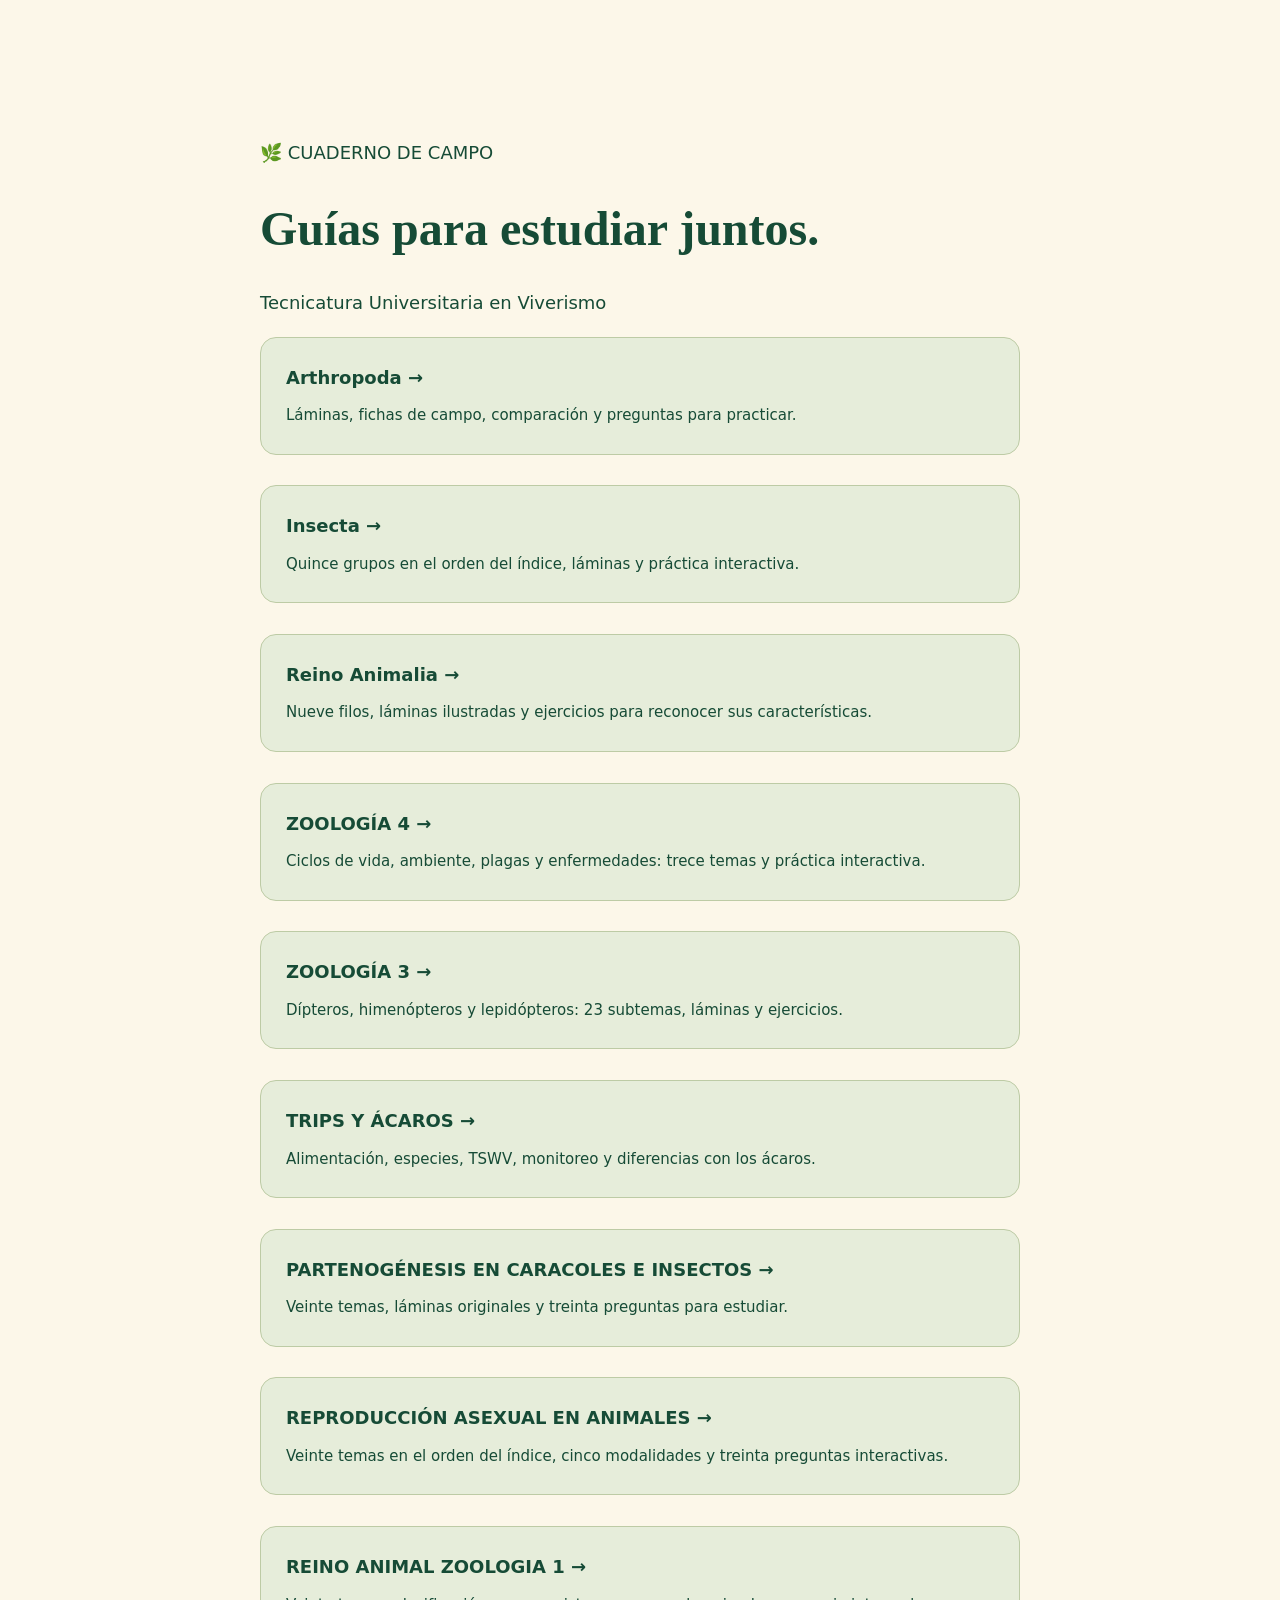
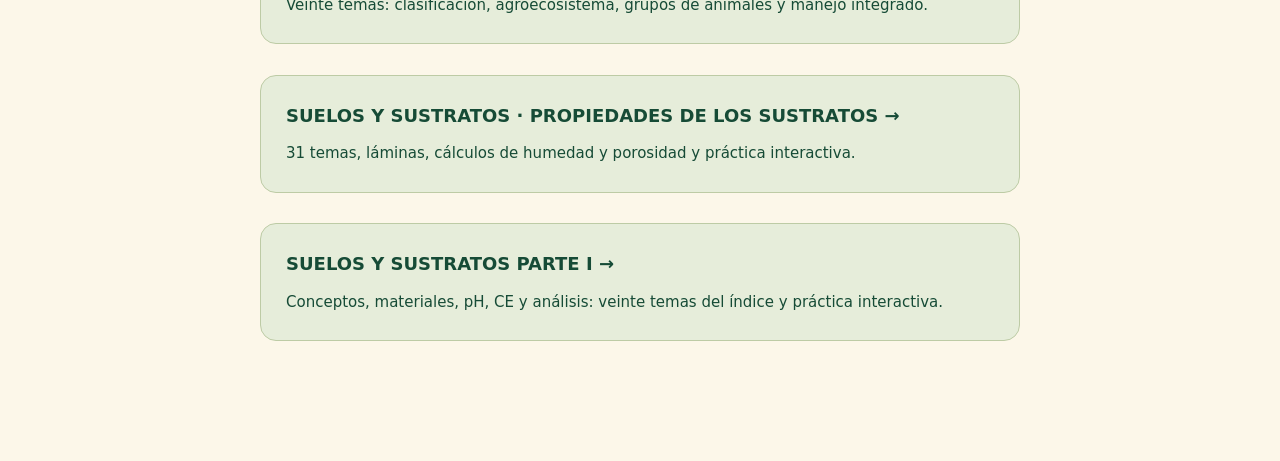
<file: index.html>
<!doctype html><html lang="es"><meta charset="utf-8"><meta name="viewport" content="width=device-width,initial-scale=1"><title>Guías de estudio · Viverismo</title><style>body{margin:0;background:#fcf7e9;color:#164b36;font:18px/1.7 system-ui,sans-serif}main{max-width:760px;margin:10vh auto;padding:30px}h1{font:700 48px Georgia,serif}a{display:block;color:inherit;background:#e6edda;border:1px solid #bdcba5;border-radius:16px;padding:25px;text-decoration:none}a:hover{background:#d9ed9d}small{display:block;margin-top:10px}</style><main><p>🌿 CUADERNO DE CAMPO</p><h1>Guías para estudiar juntos.</h1><p>Tecnicatura Universitaria en Viverismo</p><a href="arthropoda/"><strong>Arthropoda →</strong><small>Láminas, fichas de campo, comparación y preguntas para practicar.</small></a><br><a href="insecta/"><strong>Insecta →</strong><small>Quince grupos en el orden del índice, láminas y práctica interactiva.</small></a><br><a href="animalia/"><strong>Reino Animalia →</strong><small>Nueve filos, láminas ilustradas y ejercicios para reconocer sus características.</small></a><br><a href="zoologia-4/"><strong>ZOOLOGÍA 4 →</strong><small>Ciclos de vida, ambiente, plagas y enfermedades: trece temas y práctica interactiva.</small></a><br><a href="zoologia-3/"><strong>ZOOLOGÍA 3 →</strong><small>Dípteros, himenópteros y lepidópteros: 23 subtemas, láminas y ejercicios.</small></a><br><a href="trips-y-acaros/"><strong>TRIPS Y ÁCAROS →</strong><small>Alimentación, especies, TSWV, monitoreo y diferencias con los ácaros.</small></a><br><a href="partenogenesis/"><strong>PARTENOGÉNESIS EN CARACOLES E INSECTOS →</strong><small>Veinte temas, láminas originales y treinta preguntas para estudiar.</small></a><br><a href="reproduccion-asexual/"><strong>REPRODUCCIÓN ASEXUAL EN ANIMALES →</strong><small>Veinte temas en el orden del índice, cinco modalidades y treinta preguntas interactivas.</small></a><br><a href="zoologia-1/"><strong>REINO ANIMAL ZOOLOGIA 1 →</strong><small>Veinte temas: clasificación, agroecosistema, grupos de animales y manejo integrado.</small></a><br><a href="sustratos/"><strong>SUELOS Y SUSTRATOS · PROPIEDADES DE LOS SUSTRATOS →</strong><small>31 temas, láminas, cálculos de humedad y porosidad y práctica interactiva.</small></a><br><a href="suelos-parte-1/"><strong>SUELOS Y SUSTRATOS PARTE I →</strong><small>Conceptos, materiales, pH, CE y análisis: veinte temas del índice y práctica interactiva.</small></a></main></html>
</file>
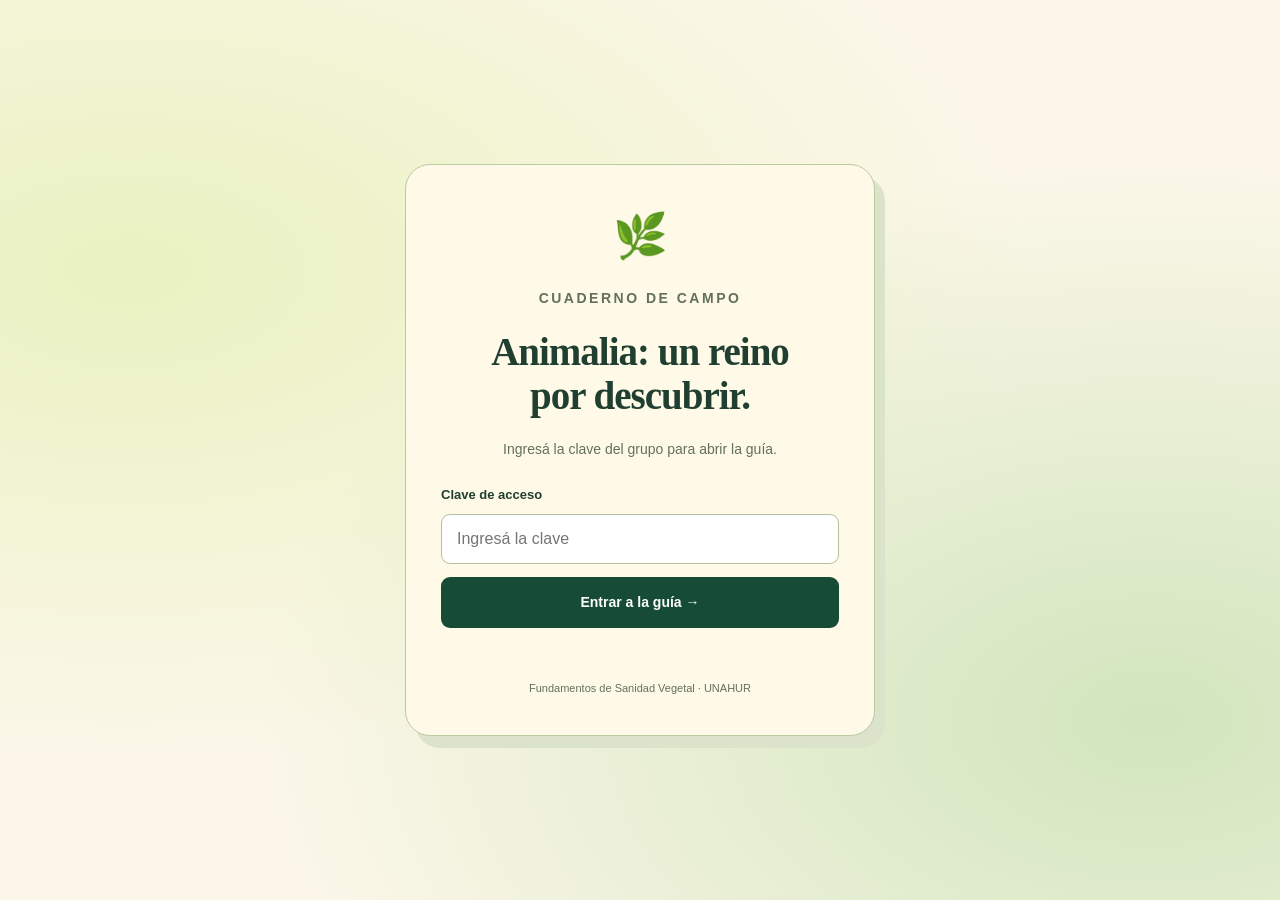
<file: animalia/index.html>
<!doctype html><html lang="es"><head><meta charset="utf-8"><meta name="viewport" content="width=device-width,initial-scale=1"><meta name="description" content="Taxonomía del Reino Animalia: nueve filos en el orden del panorama, láminas y ejercicios interactivos."><meta name="theme-color" content="#164b36"><title>Animalia · Cuaderno de campo</title><link rel="stylesheet" href="style.css?v=20261117b"></head><body class="accesslocked"><section id="accessGate" aria-labelledby="accessTitle"><div class="accesscard"><span class="gateleaf">🌿</span><p class="eyebrow">CUADERNO DE CAMPO</p><h1 id="accessTitle">Animalia: un reino<br>por descubrir.</h1><p>Ingresá la clave del grupo para abrir la guía.</p><form id="accessForm"><label for="accessPin">Clave de acceso</label><input id="accessPin" type="password" inputmode="numeric" autocomplete="off" required placeholder="Ingresá la clave" aria-describedby="accessError"><button class="button" type="submit">Entrar a la guía →</button><p id="accessError" role="alert"></p></form><small>Fundamentos de Sanidad Vegetal · UNAHUR</small></div></section>

<header><a class="brand" href="#inicio"><span>✿</span> Cuaderno de campo<small>SANIDAD VEGETAL</small></a><nav aria-label="Principal"><a href="#indice">Índice</a><a href="#comparar">Comparar</a><a href="#repasar">Repasar</a><a class="navquiz" href="#desafio">¡A practicar! ↗</a></nav></header>
<main id="inicio"><section class="hero"><div class="herocopy"><p class="eyebrow">UNAHUR · VIVERISMO · GUÍA DE ESTUDIO 03</p><span class="wood-label">Nueve caminos para descubrir la vida</span><h1>Un reino.<br>Muchas formas<br><em>de vivir.</em></h1><p>Recorré el <strong>Reino Animalia</strong>: desde las esponjas hasta los cordados, descubrí las características que distinguen a nueve filos.</p><div class="actions"><a class="button" href="#indice">Abrir el cuaderno ↓</a><a class="textlink" href="#desafio">Ponerme a prueba ↗</a></div><div class="herofoot"><span>🌿 9 filos, en orden</span><span>✎ 18 preguntas para practicar</span></div><a class="returnlink" href="../arthropoda/">← Ver la guía de Arthropoda</a></div><div class="heroart"><img src="assets/panorama.webp" alt="Panorama ilustrado con los nueve filos del Reino Animalia" fetchpriority="high"><div class="artnote">🔎 Cada detalle te cuenta algo.</div></div></section>
<section class="studyoverview"><p class="eyebrow">ANTES DE EMPEZAR</p><h2>Diversidad que se puede ordenar.</h2><p>El panorama describe organismos eucariotas, pluricelulares y heterótrofos, con una gran diversidad de formas de vida. El recorrido de esta guía es:</p><div class="taxonomy"><span>Reino <strong>Animalia</strong></span> → <span>Nueve <strong>filos</strong> del panorama</span> → <span>Características y <strong>ejemplos</strong></span></div><p class="factnote" style="margin-top:25px">El índice sigue el panorama de izquierda a derecha y de arriba abajo. La imagen de Insecta se incorpora dentro de Arthropoda para distinguir el filo de su clase. Se priorizan las fichas específicas cuando el texto del panorama es ambiguo.</p></section>
<section id="indice"><div class="sectionhead"><div><p class="eyebrow">01 / TU RECORRIDO DE ESTUDIO</p><h2>Del 01 al 09, como en el panorama.</h2></div><p>Elegí una ficha o avanzá paso a paso. Podés marcar las que ya repasaste.</p></div><p class="studyprogress" id="studyProgress" aria-live="polite"></p><div class="indexgrid" id="indexGrid" aria-label="Índice de los nueve filos"></div><div id="orderPanel" tabindex="-1"></div><div class="panelnav"><button id="prevOrder">← Anterior</button><span id="orderCount"></span><button id="nextOrder">Siguiente →</button></div></section>
<section id="comparar" class="compare"><p class="eyebrow">02 / ENCONTRÁ LAS DIFERENCIAS</p><h2>Una mirada, muchas pistas.</h2><p>Compará el cuerpo, la cavidad corporal y el ambiente. El orden del panorama se conserva al filtrar.</p><div class="searchrow"><label for="searchOrders">Buscar</label><input id="searchOrders" type="search" placeholder="Filo, ejemplo o característica…"><label for="metaFilter">Ambiente</label><select id="metaFilter"><option value="all">Todas</option><option value="Acuático">Acuático</option><option value="Acuático o terrestre">Acuático o terrestre</option><option value="Exclusivamente marino">Exclusivamente marino</option><option value="No indicado">No indicado</option></select></div><p id="resultCount" class="source-note" aria-live="polite"></p><div class="tablewrap"><table><caption>Comparación de los nueve filos según las láminas</caption><thead><tr><th>Filo</th><th>Cuerpo y estructuras</th><th>Cavidad corporal</th><th>Ambiente</th><th>Ejemplos</th></tr></thead><tbody id="comparisonBody"></tbody></table></div><p class="source-note">«No indicado/a» significa que el material no detalla esa característica; no significa que el insecto no la posea. Los nombres y descripciones siguen las láminas originales.</p></section>
<section id="repasar" class="review"><div><p class="eyebrow">03 / HACÉ MEMORIA</p><h2>Observá la pista.<br>Recordá el nombre.</h2><p>Una ficha por filo, en el mismo orden del panorama. Intentá responder antes de darla vuelta.</p><label for="flashSelect">Ir a una ficha</label><br><select id="flashSelect" class="reviewselect"></select><div class="flashcontrols"><button id="prevFlash" aria-label="Ficha anterior">←</button><span id="flashCount"></span><button id="nextFlash" aria-label="Ficha siguiente">→</button></div></div><button class="flashcard" id="flashcard" aria-label="Mostrar respuesta"><span id="flashType"></span><strong id="flashText"></strong><small id="flashHint"></small></button></section>
<section id="desafio" class="quiz"><div class="sectionhead"><div><p class="eyebrow">04 / DESAFÍO DEL JARDÍN</p><h2>Nueve filos. Dieciocho desafíos.</h2></div><p>Dos preguntas por filo, siguiendo el panorama. Aprendé con cada explicación.</p></div><div class="quizbox"><div class="quiztop"><span id="quizCount"></span><span id="quizScore"></span></div><div class="progress"><div id="progressFill"></div></div><h3 id="question" tabindex="-1"></h3><div id="answers"></div><p id="feedback" aria-live="polite"></p><button id="nextQuestion" class="button" hidden>Siguiente pregunta →</button><button id="restart" class="button" hidden>Volver a practicar ↻</button></div></section>
<section class="gallery"><div class="sectionhead"><div><p class="eyebrow">TU MATERIAL DE CONSULTA</p><h2>Diez láminas para explorar.</h2></div><p>Panorama, ocho fichas de filos y el detalle de Insecta dentro de Arthropoda. Tocá para ampliar.</p></div><div id="galleryGrid"></div></section>
<section class="share"><span>🌱</span><div><h2>Aprender también es compartir.</h2><p>Compartí esta guía y la clave del grupo con tus compañeros.</p></div><button id="shareButton" class="button">Compartir guía ↗</button><p id="shareStatus" aria-live="polite"></p></section></main>
<footer><div class="brand">✿ Cuaderno de campo</div><p>Fundamentos de Sanidad Vegetal · Tecnicatura Universitaria en Viverismo<br>UNAHUR – Universidad Nacional de Hurlingham</p><p>Material de las láminas: Carlos Arturo d'Albuquerque.<br><a href="../">Ver todas las guías →</a></p></footer><dialog id="imageDialog"><button id="closeDialog" aria-label="Cerrar lámina">Cerrar ✕</button><img id="fullImage" alt=""><p id="imageCaption"></p></dialog><script src="access.js"></script><script src="data.js"></script><script src="app.js?v=20261117b"></script></body></html>
</file>
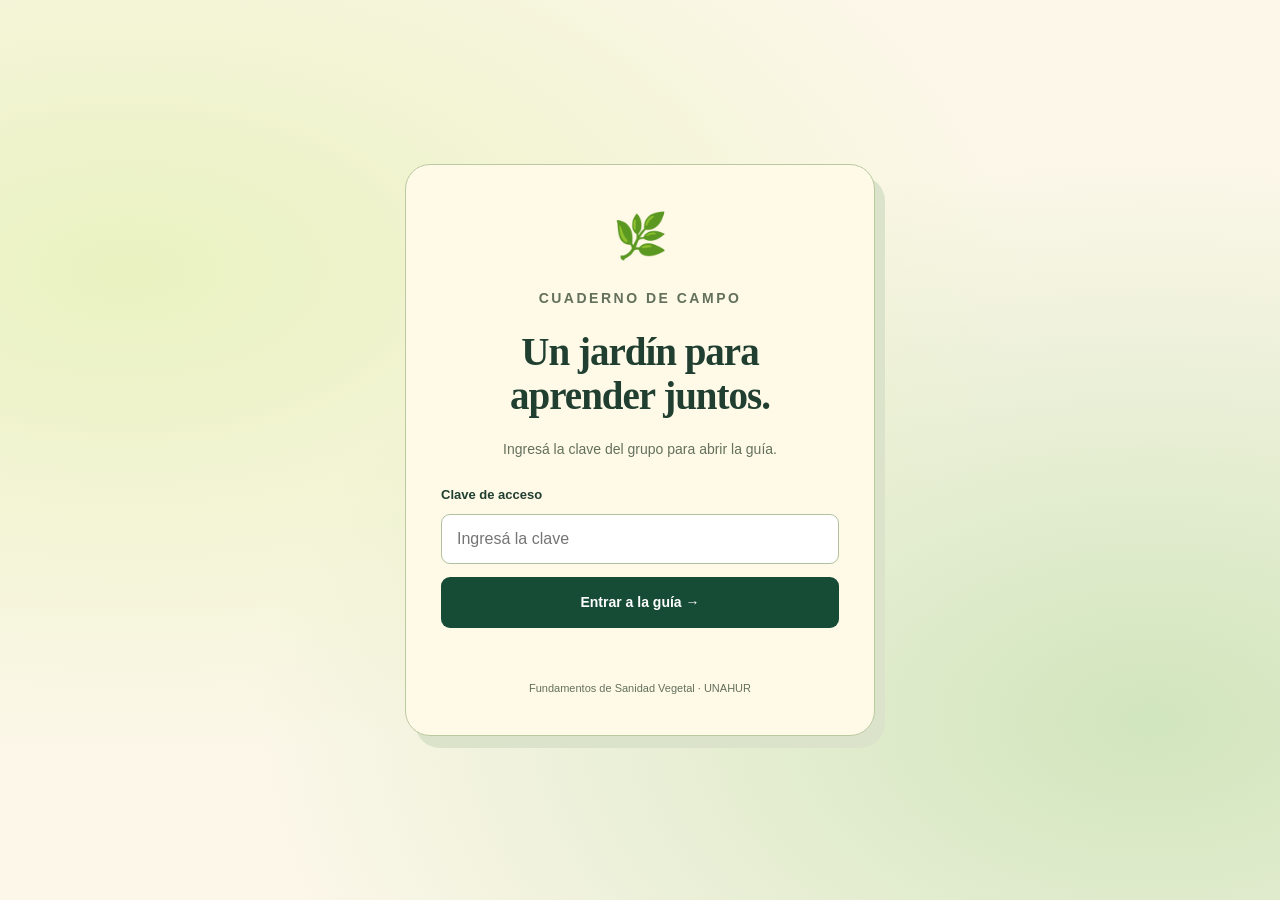
<file: arthropoda/index.html>
<!doctype html>
<html lang="es">
<head><meta charset="utf-8"><meta name="viewport" content="width=device-width, initial-scale=1"><meta name="description" content="Explorá Arthropoda con láminas ilustradas, fichas y un desafío interactivo. Fundamentos de Sanidad Vegetal."><meta name="theme-color" content="#164b36"><title>Arthropoda · Un jardín para aprender</title><link rel="stylesheet" href="style.css?v=20261117b"></head>
<body class="accesslocked"><section id="accessGate" aria-labelledby="accessTitle"><div class="accesscard"><span class="gateleaf">🌿</span><p class="eyebrow">CUADERNO DE CAMPO</p><h1 id="accessTitle">Un jardín para<br>aprender juntos.</h1><p>Ingresá la clave del grupo para abrir la guía.</p><form id="accessForm"><label for="accessPin">Clave de acceso</label><input id="accessPin" type="password" inputmode="numeric" autocomplete="off" required placeholder="Ingresá la clave" aria-describedby="accessError"><button class="button" type="submit">Entrar a la guía →</button><p id="accessError" role="alert"></p></form><small>Fundamentos de Sanidad Vegetal · UNAHUR</small></div></section>

<header><a class="brand" href="#inicio"><span>✿</span> Cuaderno de campo<small>SANIDAD VEGETAL</small></a><nav aria-label="Principal"><a href="#explorar">Explorar</a><a href="#comparar">Comparar</a><a href="#repasar">Repasar</a><a class="navquiz" href="#desafio">¡A practicar! ↗</a></nav></header>
<main id="inicio">
<section class="hero"><div class="herocopy"><p class="eyebrow">UNAHUR · VIVERISMO · GUÍA DE ESTUDIO</p><span class="wood-label">Una pequeña gran aventura</span><h1>El fascinante<br>mundo de los<br><em>artrópodos.</em></h1><p>Entre hojas, flores y muchas patas, descubrí qué comparten y qué hace especial a cada grupo.</p><div class="actions"><a class="button" href="#explorar">Empezar a explorar <span>↓</span></a><a class="textlink" href="#desafio">Ponerme a prueba ↗</a></div><div class="herofoot"><span>🌿 4 grupos para descubrir</span><span>✎ Aprendé a tu ritmo</span></div></div><div class="heroart"><img src="assets/taxonomia.png" alt="Lámina ilustrada con una abeja, una araña, un cangrejo y un miriápodo en un jardín"><div class="artnote">🔎 Observá. Compará. Descubrí.</div></div></section>
<section class="intro" aria-labelledby="shared"><div><p class="eyebrow">EL PUNTO DE PARTIDA</p><h2 id="shared">Diferentes por fuera.<br>Mucho en común.</h2><p>Arthropoda pertenece al reino Animalia y es su grupo más diverso. Estas son las tres claves que los reúnen.</p></div><div class="traits"><article><span class="traiticon">🛡️</span><h3>Exoesqueleto de quitina</h3><p>Una cubierta externa que forma parte de su estructura.</p></article><article><span class="traiticon pink">〰</span><h3>Cuerpo segmentado</h3><p>El cuerpo está organizado en segmentos.</p></article><article><span class="traiticon blue">⌁</span><h3>Apéndices articulados</h3><p>Sus apéndices tienen articulaciones.</p></article></div></section>
<section id="explorar" class="explore"><div class="sectionhead"><div><p class="eyebrow">01 / EXPLORÁ EL JARDÍN</p><h2>Cuatro grupos. Un mismo filo.</h2></div><p>Elegí un grupo y abrí tu ficha de campo.</p></div><div class="tabs" role="tablist" aria-label="Grupos de artrópodos"></div><div id="groupPanel" role="tabpanel" tabindex="0"></div></section>
<section id="comparar" class="compare"><p class="eyebrow">02 / MIRÁ LAS DIFERENCIAS</p><h2>Cada detalle cuenta.</h2><p>Usá este cuadro para ubicar rápidamente la información de las láminas.</p><div class="tablewrap"><table><caption>Comparación de los grupos según las imágenes compartidas</caption><thead><tr><th>Grupo</th><th>Cuerpo</th><th>Patas</th><th>Antenas</th><th>Ejemplos</th></tr></thead><tbody><tr><th>🐝 Insecta</th><td>Segmentado*</td><td>Sin detalle en las láminas</td><td>Sin detalle en las láminas</td><td>Abeja ilustrada</td></tr><tr><th>🕷️ Arachnida</th><td>Cefalotórax y abdomen</td><td>4 pares</td><td>No poseen</td><td>Arañas, escorpiones y ácaros</td></tr><tr><th>🦀 Crustacea</th><td>Segmentado*</td><td>Sin detalle en las láminas</td><td>2 pares</td><td>Cangrejos, camarones y langostas</td></tr><tr><th>🐛 Myriapoda</th><td>Alargado y segmentado</td><td>Numerosas; 1 o 2 pares por segmento</td><td>Sin detalle en las láminas</td><td>Ciempiés y milpiés</td></tr></tbody></table></div><p class="source-note">* Característica general de Arthropoda. Las imágenes no incluyen una ficha específica de Insecta. El cuadro conserva el nivel de detalle del material original.</p></section>
<section id="repasar" class="review"><div><p class="eyebrow">03 / HACÉ MEMORIA</p><h2>Una pregunta.<br>Una idea que queda.</h2><p>Intentá responder antes de dar vuelta la ficha.</p><div class="flashcontrols"><button id="prevFlash" aria-label="Ficha anterior">←</button><span id="flashCount"></span><button id="nextFlash" aria-label="Ficha siguiente">→</button></div></div><button class="flashcard" id="flashcard" aria-label="Mostrar respuesta"><span id="flashType">PENSALO UN MOMENTO</span><strong id="flashText"></strong><small id="flashHint">Tocá para descubrir la respuesta ↻</small></button></section>
<section id="desafio" class="quiz"><div class="sectionhead"><div><p class="eyebrow">04 / DESAFÍO DEL JARDÍN</p><h2>¿Cuánto aprendiste?</h2></div><p>Sin apuro. Cada respuesta te ayuda a estudiar.</p></div><div class="quizbox"><div class="quiztop"><span id="quizCount"></span><span id="quizScore"></span></div><div class="progress"><div id="progressFill"></div></div><h3 id="question"></h3><div id="answers"></div><p id="feedback" aria-live="polite"></p><button id="nextQuestion" class="button" hidden>Siguiente pregunta →</button><button id="restart" class="button" hidden>Volver a practicar ↻</button></div></section>
<section class="gallery"><div class="sectionhead"><div><p class="eyebrow">TU MATERIAL DE CONSULTA</p><h2>Las láminas originales.</h2></div><p>Abrí cada imagen para verla completa.</p></div><div id="galleryGrid"></div></section>
<section class="share"><span>🌱</span><div><h2>Estudiar crece cuando se comparte.</h2><p>Pasales esta guía a tus compañeros y practiquen juntos.</p></div><button id="shareButton" class="button">Compartir guía ↗</button><p id="shareStatus" aria-live="polite"></p></section>
</main><footer><div class="brand">✿ Cuaderno de campo</div><p>Fundamentos de Sanidad Vegetal · Tecnicatura Universitaria en Viverismo<br>UNAHUR – Universidad Nacional de Hurlingham</p><p>Material de las láminas: Carlos Arturo d'Albuquerque.<br>Guía interactiva basada en las cinco imágenes compartidas.</p></footer>
<dialog id="imageDialog"><button id="closeDialog" aria-label="Cerrar lámina">Cerrar ✕</button><img id="fullImage" alt=""><p id="imageCaption"></p></dialog><script src="access.js"></script><script src="app.js?v=20261117b"></script></body></html>
</file>
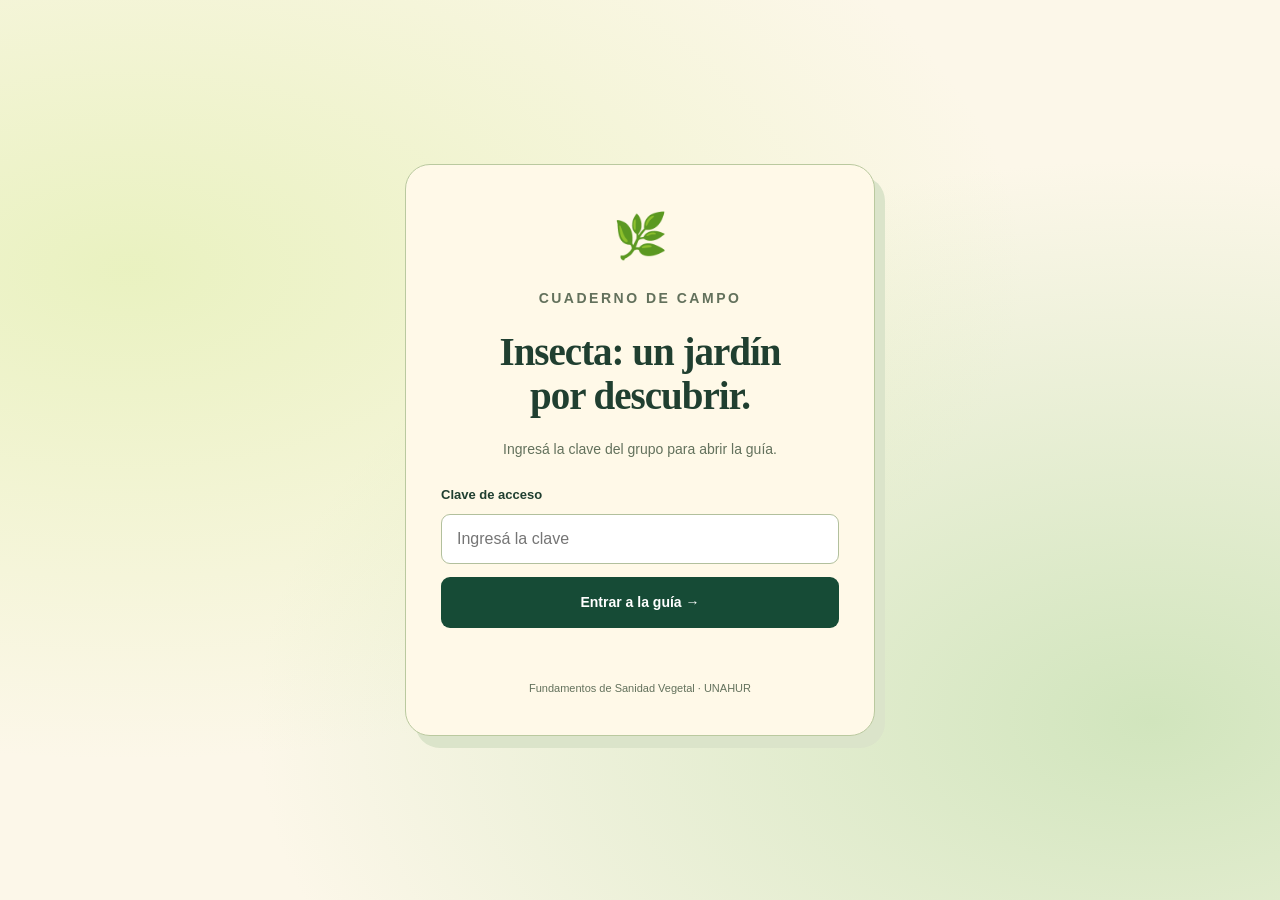
<file: insecta/index.html>
<!doctype html><html lang="es"><head><meta charset="utf-8"><meta name="viewport" content="width=device-width,initial-scale=1"><meta name="description" content="Taxonomía de Insecta: quince órdenes en el orden del índice, láminas ilustradas y práctica interactiva."><meta name="theme-color" content="#164b36"><title>Insecta · Cuaderno de campo</title><link rel="stylesheet" href="style.css?v=20261117b"></head><body class="accesslocked"><section id="accessGate" aria-labelledby="accessTitle"><div class="accesscard"><span class="gateleaf">🌿</span><p class="eyebrow">CUADERNO DE CAMPO</p><h1 id="accessTitle">Insecta: un jardín<br>por descubrir.</h1><p>Ingresá la clave del grupo para abrir la guía.</p><form id="accessForm"><label for="accessPin">Clave de acceso</label><input id="accessPin" type="password" inputmode="numeric" autocomplete="off" required placeholder="Ingresá la clave" aria-describedby="accessError"><button class="button" type="submit">Entrar a la guía →</button><p id="accessError" role="alert"></p></form><small>Fundamentos de Sanidad Vegetal · UNAHUR</small></div></section>

<header><a class="brand" href="#inicio"><span>✿</span> Cuaderno de campo<small>SANIDAD VEGETAL</small></a><nav aria-label="Principal"><a href="#indice">Índice</a><a href="#comparar">Comparar</a><a href="#repasar">Repasar</a><a class="navquiz" href="#desafio">¡A practicar! ↗</a></nav></header>
<main id="inicio"><section class="hero"><div class="herocopy"><p class="eyebrow">UNAHUR · VIVERISMO · GUÍA DE ESTUDIO 02</p><span class="wood-label">Quince formas de descubrir el jardín</span><h1>Pequeños seres.<br>Un mundo<br><em>por descubrir.</em></h1><p>Recorré la taxonomía de <strong>Insecta</strong>: observá sus formas, reconocé sus diferencias y descubrí su importancia en la sanidad vegetal.</p><div class="actions"><a class="button" href="#indice">Abrir el cuaderno ↓</a><a class="textlink" href="#desafio">Ponerme a prueba ↗</a></div><div class="herofoot"><span>🌿 15 grupos, en orden</span><span>✎ 30 preguntas para practicar</span></div><a class="returnlink" href="../arthropoda/">← Repasar Arthropoda</a></div><div class="heroart"><img src="assets/portada.webp" alt="Portada ilustrada con insectos entre flores, hojas y carteles de madera" fetchpriority="high"><div class="artnote">🔎 Cada detalle te cuenta algo.</div></div></section>
<section class="studyoverview"><p class="eyebrow">ANTES DE EMPEZAR</p><h2>Un lugar para cada insecto.</h2><p>Las láminas comparten este recorrido taxonómico. Cambia el orden al que pertenece cada grupo.</p><div class="taxonomy"><span>Reino <strong>Animalia</strong></span> → <span>Filo <strong>Arthropoda</strong></span> → <span>Clase <strong>Insecta</strong></span> → <span><strong>Orden</strong> que estudiamos</span></div><p class="factnote" style="margin-top:25px">Esta guía sigue el orden, los nombres y el nivel de detalle del índice y las láminas de estudio compartidas. Cuando un dato no está en la lámina, el cuadro indica «No indicado».</p></section>
<section id="indice"><div class="sectionhead"><div><p class="eyebrow">01 / TU RECORRIDO DE ESTUDIO</p><h2>Del 01 al 15, como en tu índice.</h2></div><p>Elegí una ficha o avanzá paso a paso. Podés marcar las que ya repasaste.</p></div><p class="studyprogress" id="studyProgress" aria-live="polite"></p><div class="indexgrid" id="indexGrid" aria-label="Índice de los quince grupos"></div><div id="orderPanel" tabindex="-1"></div><div class="panelnav"><button id="prevOrder">← Anterior</button><span id="orderCount"></span><button id="nextOrder">Siguiente →</button></div></section>
<section id="comparar" class="compare"><p class="eyebrow">02 / ENCONTRÁ LAS DIFERENCIAS</p><h2>Una mirada, muchas pistas.</h2><p>Compará alas, aparato bucal y metamorfosis. El orden del índice se conserva incluso al filtrar.</p><div class="searchrow"><label for="searchOrders">Buscar</label><input id="searchOrders" type="search" placeholder="Orden, ejemplo o característica…"><label for="metaFilter">Metamorfosis</label><select id="metaFilter"><option value="all">Todas</option><option value="Completa">Completa</option><option value="Incompleta">Incompleta</option><option value="No indicada">No indicada</option></select></div><p id="resultCount" class="source-note" aria-live="polite"></p><div class="tablewrap"><table><caption>Comparación de los quince grupos según las láminas</caption><thead><tr><th>Orden</th><th>Alas</th><th>Aparato bucal</th><th>Metamorfosis</th><th>Ejemplos</th></tr></thead><tbody id="comparisonBody"></tbody></table></div><p class="source-note">«No indicado/a» significa que el material no detalla esa característica; no significa que el insecto no la posea. Los nombres y descripciones siguen las láminas originales.</p></section>
<section id="repasar" class="review"><div><p class="eyebrow">03 / HACÉ MEMORIA</p><h2>Observá la pista.<br>Recordá el nombre.</h2><p>Una ficha por grupo, en el mismo orden del índice. Intentá responder antes de darla vuelta.</p><label for="flashSelect">Ir a una ficha</label><br><select id="flashSelect" class="reviewselect"></select><div class="flashcontrols"><button id="prevFlash" aria-label="Ficha anterior">←</button><span id="flashCount"></span><button id="nextFlash" aria-label="Ficha siguiente">→</button></div></div><button class="flashcard" id="flashcard" aria-label="Mostrar respuesta"><span id="flashType"></span><strong id="flashText"></strong><small id="flashHint"></small></button></section>
<section id="desafio" class="quiz"><div class="sectionhead"><div><p class="eyebrow">04 / DESAFÍO DEL JARDÍN</p><h2>Quince grupos. Treinta desafíos.</h2></div><p>Dos preguntas por grupo, siguiendo el índice. Aprendé con cada explicación.</p></div><div class="quizbox"><div class="quiztop"><span id="quizCount"></span><span id="quizScore"></span></div><div class="progress"><div id="progressFill"></div></div><h3 id="question" tabindex="-1"></h3><div id="answers"></div><p id="feedback" aria-live="polite"></p><button id="nextQuestion" class="button" hidden>Siguiente pregunta →</button><button id="restart" class="button" hidden>Volver a practicar ↻</button></div></section>
<section class="gallery"><div class="sectionhead"><div><p class="eyebrow">TU MATERIAL DE CONSULTA</p><h2>Diecisiete láminas para explorar.</h2></div><p>Portada, índice y los quince grupos en el orden de estudio. Tocá para ampliar.</p></div><div id="galleryGrid"></div></section>
<section class="share"><span>🌱</span><div><h2>Aprender también es compartir.</h2><p>Compartí esta guía y la clave del grupo con tus compañeros.</p></div><button id="shareButton" class="button">Compartir guía ↗</button><p id="shareStatus" aria-live="polite"></p></section></main>
<footer><div class="brand">✿ Cuaderno de campo</div><p>Fundamentos de Sanidad Vegetal · Tecnicatura Universitaria en Viverismo<br>UNAHUR – Universidad Nacional de Hurlingham</p><p>Material de las láminas: Carlos Arturo d'Albuquerque.<br><a href="../">Ver todas las guías →</a></p></footer><dialog id="imageDialog"><button id="closeDialog" aria-label="Cerrar lámina">Cerrar ✕</button><img id="fullImage" alt=""><p id="imageCaption"></p></dialog><script src="access.js"></script><script src="data.js"></script><script src="app.js?v=20261117b"></script></body></html>
</file>
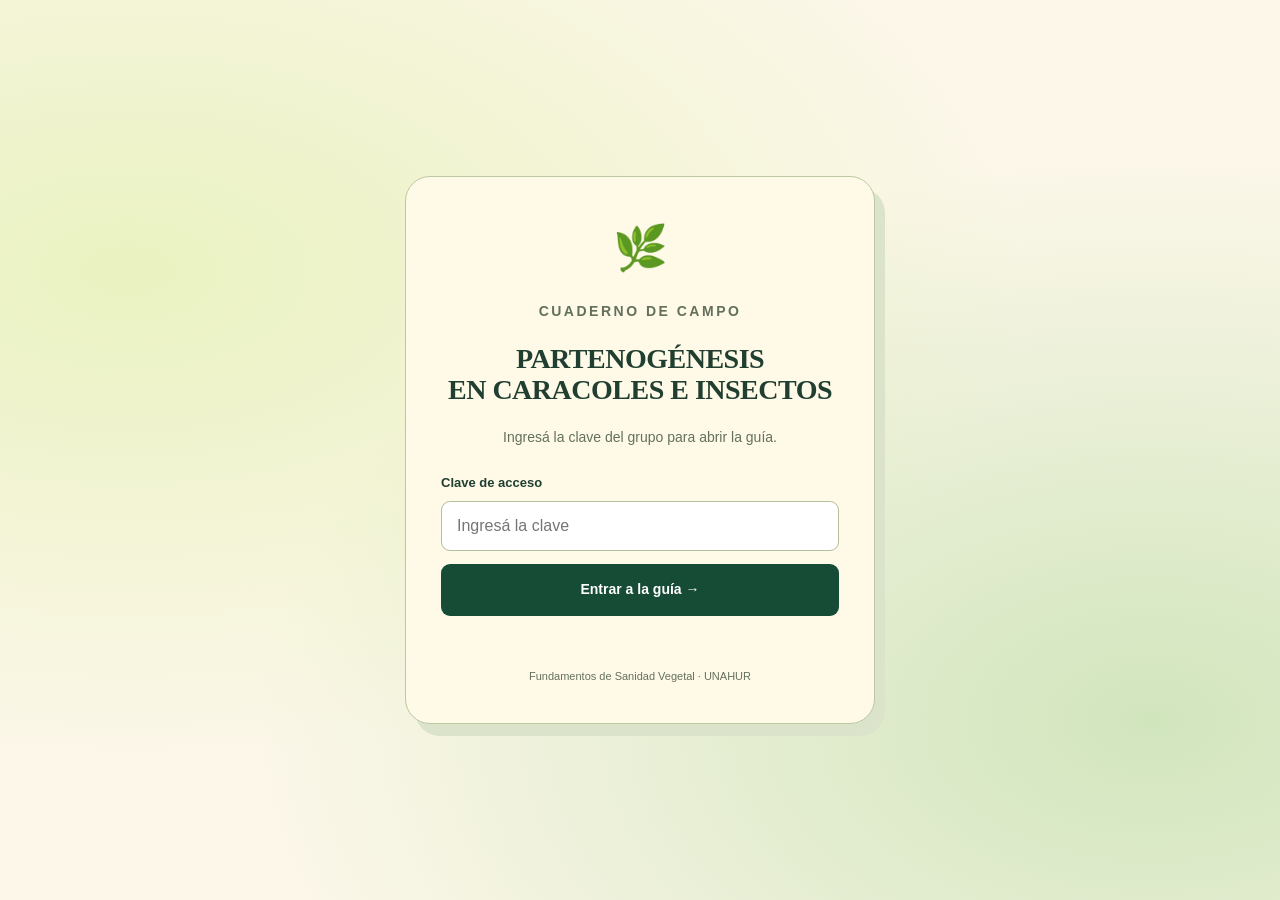
<file: partenogenesis/index.html>
<!doctype html><html lang="es"><head><meta charset="utf-8"><meta name="viewport" content="width=device-width,initial-scale=1"><meta name="description" content="Partenogénesis en caracoles e insectos: veinte temas en orden, láminas, ejemplos, preguntas y comparación interactiva."><meta name="theme-color" content="#164b36"><title>PARTENOGÉNESIS EN CARACOLES E INSECTOS · Cuaderno de campo</title><link rel="stylesheet" href="style.css?v=part-1"></head><body class="accesslocked"><section id="accessGate" aria-labelledby="accessTitle"><div class="accesscard"><span class="gateleaf">🌿</span><p class="eyebrow">CUADERNO DE CAMPO</p><h1 id="accessTitle">PARTENOGÉNESIS<br>EN CARACOLES E INSECTOS</h1><p>Ingresá la clave del grupo para abrir la guía.</p><form id="accessForm"><label for="accessPin">Clave de acceso</label><input id="accessPin" type="password" inputmode="numeric" autocomplete="off" required placeholder="Ingresá la clave" aria-describedby="accessError"><button class="button" type="submit">Entrar a la guía →</button><p id="accessError" role="alert"></p></form><small>Fundamentos de Sanidad Vegetal · UNAHUR</small></div></section>

<header><a class="brand" href="#inicio"><span>✿</span> Cuaderno de campo<small>SANIDAD VEGETAL</small></a><nav aria-label="Principal"><a href="#indice">Índice</a><a href="#comparar">Comparar</a><a href="#repasar">Repasar</a><a class="navquiz" href="#desafio">¡A practicar! ↗</a></nav></header>
<main id="inicio"><section class="hero"><div class="herocopy"><p class="eyebrow">UNAHUR · VIVERISMO · GUÍA DE ESTUDIO 07</p><span class="wood-label">Reproducción, colonización y sanidad vegetal</span><h1><span class="longtitle">PARTENOGÉNESIS</span><em>en caracoles<br>e insectos.</em></h1><p>Descubrí cómo puede originarse descendencia sin fecundación y qué relación tiene con las poblaciones, los viveros y el manejo integrado.</p><div class="actions"><a class="button" href="#indice">Abrir el cuaderno ↓</a><a class="textlink" href="#desafio">Ponerme a prueba ↗</a></div><div class="herofoot"><span>🌿 20 temas, en orden</span><span>✎ 30 preguntas para practicar</span></div><a class="returnlink" href="../">← Ver todas las guías</a></div><div class="heroart"><img src="assets/portada.webp" alt="Portada ilustrada de partenogénesis en caracoles e insectos dentro de un vivero" fetchpriority="high"><div class="artnote">🔎 Cada detalle te cuenta algo.</div></div></section>
<section class="studyoverview"><p class="eyebrow">ANTES DE EMPEZAR</p><h2>Una definición. Distintos mecanismos.</h2><p>Partenogénesis es el desarrollo a partir de un óvulo no fecundado. Sus efectos y mecanismos varían entre organismos; no todo ejemplo representa clonación idéntica.</p><div class="taxonomy"><span><strong>Conceptos</strong> y ambiente</span> → <span><strong>Caracoles</strong> y pulgones</span> → <span><strong>Himenópteros</strong> y manejo</span></div><p class="factnote" style="margin-top:25px">El recorrido conserva el orden 1–20 de estas láminas. Las imágenes se muestran completas y las precisiones científicas se distinguen en las fichas y al final de la guía.</p></section><section id="indice"><div class="sectionhead"><div><p class="eyebrow">01 / TU RECORRIDO DE ESTUDIO</p><h2>Del 01 al 20, siguiendo las láminas.</h2></div><p>Elegí una ficha o avanzá paso a paso. Podés marcar las que ya repasaste.</p></div><p class="studyprogress" id="studyProgress" aria-live="polite"></p><div class="indexgrid" id="indexGrid" aria-label="Índice de los veinte temas"></div><div id="orderPanel" tabindex="-1"></div><div class="panelnav"><button id="prevOrder">← Anterior</button><span id="orderCount"></span><button id="nextOrder">Siguiente →</button></div></section>
<section id="comparar" class="compare"><p class="eyebrow">02 / ENCONTRÁ LAS DIFERENCIAS</p><h2>Una mirada, muchas pistas.</h2><p>Buscá conceptos, especies y temas sin perder el orden del índice.</p><div class="searchrow"><label for="searchOrders">Buscar</label><input id="searchOrders" type="search" placeholder="Tema, especie o concepto…"><label for="metaFilter">Grupo de estudio</label><select id="metaFilter"><option value="all">Todas</option><option>Conceptos</option><option>Ambiente</option><option>Caracoles</option><option>Pulgones</option><option>Himenópteros</option><option>Gorgojos</option><option>Manejo</option></select></div><p id="resultCount" class="source-note" aria-live="polite"></p><div class="tablewrap"><table><caption>Resumen de los veinte temas del módulo</caption><thead><tr><th>Lámina</th><th>Idea o ejemplo</th><th>Para recordar</th><th>Grupo</th><th>Descripción</th></tr></thead><tbody id="comparisonBody"></tbody></table></div><p class="source-note">Los contenidos siguen las láminas; las precisiones evitan generalizar mecanismos o asociar automáticamente alas con reproducción sexual.</p></section>
<section id="laboratorio" class="cyclelab"><p class="eyebrow">COMPARACIÓN INTERACTIVA</p><h2>Un concepto, tres ejemplos.</h2><p>Elegí un caso para distinguir reproducción clonal, arrenotoquia y poblaciones de caracoles.</p><div class="casebuttons" aria-label="Ejemplos de reproducción"><button aria-pressed="true">Pulgones</button><button aria-pressed="false">Abeja melífera</button><button aria-pressed="false">Caracoles acuáticos</button></div><div id="casePanel" class="casepanel" aria-live="polite"></div><p class="source-note">Los esquemas ayudan a estudiar y no sustituyen la identificación del organismo y su biología específica.</p></section><section id="repasar" class="review"><div><p class="eyebrow">03 / HACÉ MEMORIA</p><h2>Leé la pregunta.<br>Recordá la idea.</h2><p>Una tarjeta por tema, en el orden del índice. Intentá responder antes de darla vuelta.</p><label for="flashSelect">Ir a una ficha</label><br><select id="flashSelect" class="reviewselect"></select><div class="flashcontrols"><button id="prevFlash" aria-label="Ficha anterior">←</button><span id="flashCount"></span><button id="nextFlash" aria-label="Ficha siguiente">→</button></div></div><button class="flashcard" id="flashcard" aria-label="Mostrar respuesta"><span id="flashType"></span><strong id="flashText"></strong><small id="flashHint"></small></button></section>
<section id="desafio" class="quiz"><div class="sectionhead"><div><p class="eyebrow">04 / DESAFÍO DEL JARDÍN</p><h2>Treinta preguntas para conectar ideas.</h2></div><p>Veinte preguntas siguen las láminas y diez integran los conceptos. Aprendé con cada explicación.</p></div><div class="quizbox"><div class="quiztop"><span id="quizCount"></span><span id="quizScore"></span></div><div class="progress"><div id="progressFill"></div></div><h3 id="question" tabindex="-1"></h3><div id="answers"></div><p id="feedback" aria-live="polite"></p><button id="nextQuestion" class="button" hidden>Siguiente pregunta →</button><button id="restart" class="button" hidden>Volver a practicar ↻</button></div></section>
<section class="gallery"><div class="sectionhead"><div><p class="eyebrow">TU MATERIAL DE CONSULTA</p><h2>Veintiuna láminas para explorar.</h2></div><p>Portada y veinte láminas de contenido en orden. Pequeñas, proporcionadas y con descripción. Tocá para ampliar.</p></div><div id="galleryGrid"></div></section>
<section class="sources"><p class="eyebrow">PRECISIONES PARA ESTUDIAR</p><h2>Conservamos las imágenes. Aclaramos los conceptos.</h2><ul><li><strong>n y 2n son juegos cromosómicos.</strong> En Apis mellifera, los valores habituales son n=16 y 2n=32. La notación n=1 y 2n=2 de la lámina 17 es una simplificación gráfica incorrecta como recuento. <a href="https://extension.psu.edu/honey-bee-genetics-basics" target="_blank" rel="noopener">Penn State: genética de abejas</a>.</li><li><strong>Las alas no determinan el modo reproductivo.</strong> Existen pulgones alados que se reproducen por partenogénesis. La alternancia estacional varía con especie y condiciones. <a href="https://ipm.ucanr.edu/home-and-landscape/aphids/" target="_blank" rel="noopener">UC IPM: biología de pulgones</a>.</li><li><strong>No todos los caracoles son partenogenéticos.</strong> En Potamopyrgus antipodarum se describen poblaciones partenogenéticas; no se extrapola a cualquier caracol. <a href="https://nas.er.usgs.gov/queries/FactSheet.aspx?SpeciesID=1008" target="_blank" rel="noopener">USGS: ficha de la especie</a>.</li><li><strong>Partenogénesis no equivale siempre a clonación idéntica.</strong> Depende del mecanismo. Tampoco equivale a autofecundación; «sin fecundación» es la distinción central.</li><li><strong>Los ácaros son arácnidos.</strong> Se mantienen como ejemplo mencionado en las imágenes, diferenciándolos de los insectos.</li></ul></section><section class="share"><span>🌱</span><div><h2>Aprender también es compartir.</h2><p>Compartí esta guía y la clave del grupo con tus compañeros.</p></div><button id="shareButton" class="button">Compartir guía ↗</button><p id="shareStatus" aria-live="polite"></p></section></main>
<footer><div class="brand">✿ Cuaderno de campo</div><p>Fundamentos de Sanidad Vegetal · Tecnicatura Universitaria en Viverismo<br>UNAHUR – Universidad Nacional de Hurlingham</p><p>Material de las láminas: Carlos Arturo d'Albuquerque.<br><a href="../">Ver todas las guías →</a></p></footer><dialog id="imageDialog"><button id="closeDialog" aria-label="Cerrar lámina">Cerrar ✕</button><img id="fullImage" alt=""><p id="imageCaption"></p></dialog><script src="access.js"></script><script src="data.js"></script><script src="app.js?v=part-1"></script></body></html>
</file>
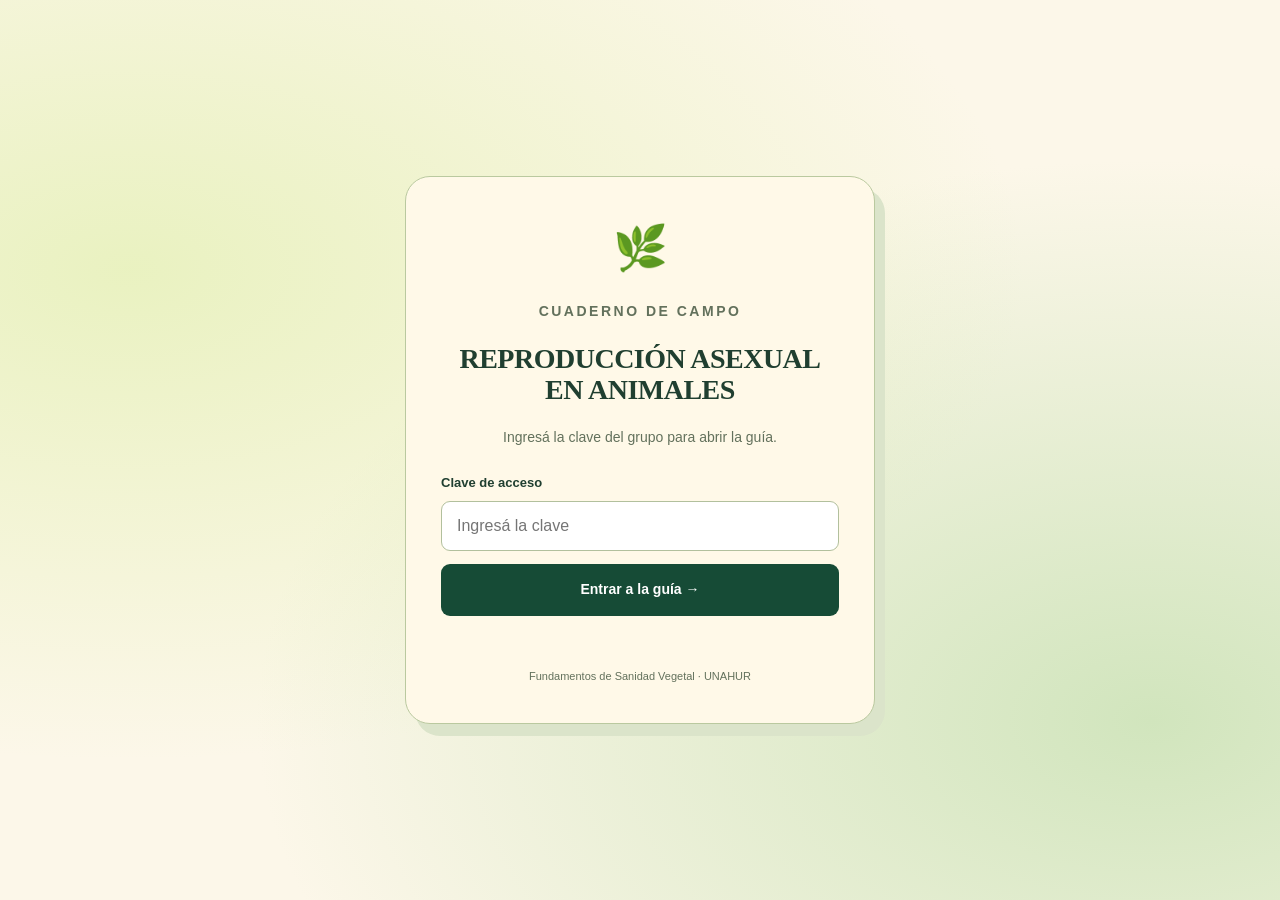
<file: reproduccion-asexual/index.html>
<!doctype html><html lang="es"><head><meta charset="utf-8"><meta name="viewport" content="width=device-width,initial-scale=1"><meta name="description" content="Reproducción asexual en animales: veinte temas en el orden del índice, veintidós láminas y treinta preguntas interactivas."><meta name="theme-color" content="#164b36"><title>REPRODUCCIÓN ASEXUAL EN ANIMALES · Cuaderno de campo</title><link rel="stylesheet" href="style.css?v=asexual-1"></head><body class="accesslocked"><section id="accessGate" aria-labelledby="accessTitle"><div class="accesscard"><span class="gateleaf">🌿</span><p class="eyebrow">CUADERNO DE CAMPO</p><h1 id="accessTitle">REPRODUCCIÓN ASEXUAL<br>EN ANIMALES</h1><p>Ingresá la clave del grupo para abrir la guía.</p><form id="accessForm"><label for="accessPin">Clave de acceso</label><input id="accessPin" type="password" inputmode="numeric" autocomplete="off" required placeholder="Ingresá la clave" aria-describedby="accessError"><button class="button" type="submit">Entrar a la guía →</button><p id="accessError" role="alert"></p></form><small>Fundamentos de Sanidad Vegetal · UNAHUR</small></div></section>

<header><a class="brand" href="#inicio"><span>✿</span> Cuaderno de campo<small>SANIDAD VEGETAL</small></a><nav aria-label="Principal"><a href="#indice">Índice</a><a href="#comparar">Comparar</a><a href="#repasar">Repasar</a><a class="navquiz" href="#desafio">¡A practicar! ↗</a></nav></header>
<main id="inicio"><section class="hero"><div class="herocopy"><p class="eyebrow">UNAHUR · VIVERISMO · GUÍA DE ESTUDIO 08</p><span class="wood-label">Multiplicación, diversidad y sanidad vegetal</span><h1><span class="longtitle">REPRODUCCIÓN ASEXUAL</span><em>en animales.</em></h1><p>Descubrí las modalidades, compará sus mecanismos y conectá la biología con el monitoreo y la sanidad vegetal.</p><div class="actions"><a class="button" href="#indice">Abrir el cuaderno ↓</a><a class="textlink" href="#desafio">Ponerme a prueba ↗</a></div><div class="herofoot"><span>🌿 20 temas, en orden</span><span>✎ 30 preguntas para practicar</span></div><a class="returnlink" href="../">← Ver todas las guías</a></div><div class="heroart"><img src="assets/portada.webp" alt="Portada de reproducción asexual y sanidad vegetal" fetchpriority="high"><div class="artnote">🔎 Cada detalle te cuenta algo.</div></div></section>
<section class="studyoverview"><p class="eyebrow">ANTES DE EMPEZAR</p><h2>Cinco modalidades. Distintas maneras de multiplicarse.</h2><p>Bipartición, fragmentación, gemación, poliembrionía y partenogénesis: estudiá qué inicia cada proceso y qué resultado produce.</p><div class="taxonomy"><span><strong>Comprender</strong> el mecanismo</span> → <span><strong>Comparar</strong> ejemplos</span> → <span><strong>Aplicar</strong> al monitoreo</span></div><p class="factnote" style="margin-top:25px"><strong>El índice guía el recorrido.</strong> Sus 20 temas no coinciden uno a uno con los números de las láminas. Cada ficha indica el tema del índice y abre la imagen asociada por contenido; la galería conserva las 22 imágenes originales. Algunos temas del índice se integran a partir de varias láminas.</p><p class="disclaimer">Para estudiar con precisión: la partenogénesis utiliza óvulos no fecundados; las bacterias y los protistas no son animales; regeneración no siempre significa reproducción. Las precisiones se explican en las fichas.</p></section><section id="indice"><div class="sectionhead"><div><p class="eyebrow">01 / TU RECORRIDO DE ESTUDIO</p><h2>Del 01 al 20, como en el índice.</h2></div><p>Elegí una ficha o avanzá paso a paso. Podés marcar las que ya repasaste.</p></div><p class="studyprogress" id="studyProgress" aria-live="polite"></p><div class="indexgrid" id="indexGrid" aria-label="Índice de los veinte temas"></div><div id="orderPanel" tabindex="-1"></div><div class="panelnav"><button id="prevOrder">← Anterior</button><span id="orderCount"></span><button id="nextOrder">Siguiente →</button></div></section>
<section id="comparar" class="compare"><p class="eyebrow">02 / ENCONTRÁ LAS DIFERENCIAS</p><h2>Una mirada, muchas pistas.</h2><p>Buscá conceptos, especies y temas sin perder el orden del índice.</p><div class="searchrow"><label for="searchOrders">Buscar</label><input id="searchOrders" type="search" placeholder="Tema, especie o concepto…"><label for="metaFilter">Grupo de estudio</label><select id="metaFilter"><option value="all">Todas</option><option>Conceptos</option><option>Grupos</option><option>Modalidades</option><option>Ejemplos</option><option>Balance</option><option>Sanidad vegetal</option><option>Ambiente</option></select></div><p id="resultCount" class="source-note" aria-live="polite"></p><div class="tablewrap"><table><caption>Resumen de los veinte temas del módulo</caption><thead><tr><th>Tema del índice</th><th>Idea o ejemplo</th><th>Para recordar</th><th>Grupo</th><th>Descripción</th></tr></thead><tbody id="comparisonBody"></tbody></table></div><p class="source-note">Las fichas siguen los temas del índice; las imágenes se asocian según su contenido y conservan sus números originales.</p></section>
<section id="laboratorio" class="cyclelab"><p class="eyebrow">EXPLORADOR DE MECANISMOS</p><h2>¿Cómo empieza cada proceso?</h2><p>Elegí una modalidad para comparar su punto de partida y su resultado.</p><div class="casebuttons" aria-label="Modalidades de reproducción"><button aria-pressed="true">Bipartición</button><button aria-pressed="false">Gemación</button><button aria-pressed="false">Fragmentación</button><button aria-pressed="false">Poliembrionía</button><button aria-pressed="false">Partenogénesis</button></div><div id="casePanel" class="casepanel" aria-live="polite"></div></section><section id="repasar" class="review"><div><p class="eyebrow">03 / HACÉ MEMORIA</p><h2>Leé la pregunta.<br>Recordá la idea.</h2><p>Una tarjeta por tema, en el orden del índice. Intentá responder antes de darla vuelta.</p><label for="flashSelect">Ir a una ficha</label><br><select id="flashSelect" class="reviewselect"></select><div class="flashcontrols"><button id="prevFlash" aria-label="Ficha anterior">←</button><span id="flashCount"></span><button id="nextFlash" aria-label="Ficha siguiente">→</button></div></div><button class="flashcard" id="flashcard" aria-label="Mostrar respuesta"><span id="flashType"></span><strong id="flashText"></strong><small id="flashHint"></small></button></section>
<section id="desafio" class="quiz"><div class="sectionhead"><div><p class="eyebrow">04 / DESAFÍO DEL JARDÍN</p><h2>Treinta preguntas para conectar ideas.</h2></div><p>Veinte preguntas siguen los temas del índice y diez integran los conceptos. Aprendé con cada explicación.</p></div><div class="quizbox"><div class="quiztop"><span id="quizCount"></span><span id="quizScore"></span></div><div class="progress"><div id="progressFill"></div></div><h3 id="question" tabindex="-1"></h3><div id="answers"></div><p id="feedback" aria-live="polite"></p><button id="nextQuestion" class="button" hidden>Siguiente pregunta →</button><button id="restart" class="button" hidden>Volver a practicar ↻</button></div></section>
<section class="gallery"><div class="sectionhead"><div><p class="eyebrow">TU MATERIAL DE CONSULTA</p><h2>Veintidós láminas para explorar.</h2></div><p>Portada, índice y las veinte láminas originales en orden numérico. Tocá para ampliar sin recortar.</p></div><div id="galleryGrid"></div></section>
<section class="sources"><p class="eyebrow">PRECISIONES PARA ESTUDIAR</p><h2>Las ilustraciones, con el contexto necesario.</h2><ul><li><strong>Sin fecundación no significa sin óvulos.</strong> La partenogénesis parte de un óvulo no fecundado. Los mecanismos asexuales no se reducen a una sola forma de clonación. <a href="https://openstax.org/books/biology-2e/pages/43-1-reproduction-methods" target="_blank" rel="noopener">OpenStax: métodos reproductivos</a>.</li><li><strong>Poliembrionía: ejemplo verificado.</strong> Se utiliza <em>Copidosoma floridanum</em> para explicar la multiplicación embrionaria; no se adopta la atribución general a Trichogramma o Cotesia de las láminas 5 y 9. Muchos individuos en un hospedador también pueden proceder de varios huevos. <a href="https://pubmed.ncbi.nlm.nih.gov/19904557/" target="_blank" rel="noopener">Estudio sobre Copidosoma floridanum</a>.</li><li><strong>Totipotencia es una capacidad específica.</strong> No es una propiedad de toda célula de un embrión, larva o animal adulto. Los tejidos vegetales de los esquemas son ejemplos comparativos. <a href="https://www.ncbi.nlm.nih.gov/mesh/68039901" target="_blank" rel="noopener">NCBI: células totipotentes</a>.</li><li><strong>Regenerar no siempre es reproducirse.</strong> La formación de otro individuo depende de especie y tejido conservado; una lesión o un fragmento no lo garantizan. <a href="https://openstax.org/books/biology-2e/pages/43-1-reproduction-methods" target="_blank" rel="noopener">Fragmentación y regeneración</a>.</li><li><strong>Comparaciones entre grupos.</strong> Bacterias, hongos y protistas se distinguen de los animales; los ácaros son arácnidos. La reproducción sexual se define por la unión de gametos y puede darse con autofecundación.</li></ul><p>Material ilustrado: Carlos Arturo d’Albuquerque · Fundamentos de Sanidad Vegetal · UNAHUR. Las imágenes originales se conservan completas; las aclaraciones están en el texto de estudio.</p></section><section class="share"><span>🌱</span><div><h2>Aprender también es compartir.</h2><p>Compartí esta guía y la clave del grupo con tus compañeros.</p></div><button id="shareButton" class="button">Compartir guía ↗</button><p id="shareStatus" aria-live="polite"></p></section></main>
<footer><div class="brand">✿ Cuaderno de campo</div><p>Fundamentos de Sanidad Vegetal · Tecnicatura Universitaria en Viverismo<br>UNAHUR – Universidad Nacional de Hurlingham</p><p>Material de las láminas: Carlos Arturo d'Albuquerque.<br><a href="../">Ver todas las guías →</a></p></footer><dialog id="imageDialog"><button id="closeDialog" aria-label="Cerrar lámina">Cerrar ✕</button><img id="fullImage" alt=""><p id="imageCaption"></p></dialog><script src="access.js"></script><script src="data.js"></script><script src="app.js?v=asexual-1"></script></body></html>
</file>
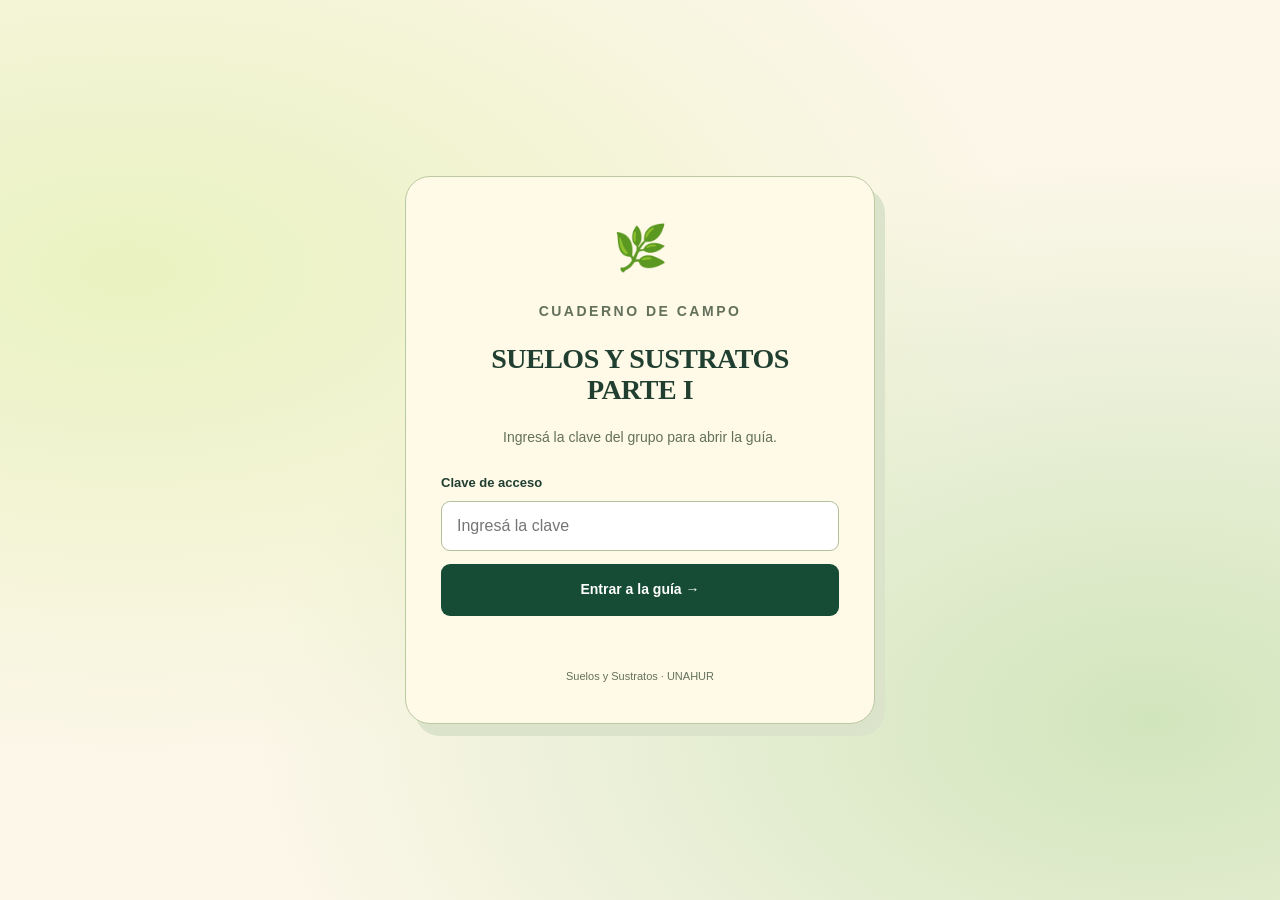
<file: suelos-parte-1/index.html>
<!doctype html><html lang="es"><head><meta charset="utf-8"><meta name="viewport" content="width=device-width,initial-scale=1"><meta name="description" content="Suelos y Sustratos Parte I: veinte temas del índice, pH, CE, materiales, monitoreo, 22 imágenes y 30 preguntas interactivas."><meta name="theme-color" content="#164b36"><title>SUELOS Y SUSTRATOS PARTE I · Cuaderno de campo</title><link rel="stylesheet" href="style.css?v=suelos1-1"></head><body class="accesslocked"><section id="accessGate" aria-labelledby="accessTitle"><div class="accesscard"><span class="gateleaf">🌿</span><p class="eyebrow">CUADERNO DE CAMPO</p><h1 id="accessTitle">SUELOS Y SUSTRATOS<br>PARTE I</h1><p>Ingresá la clave del grupo para abrir la guía.</p><form id="accessForm"><label for="accessPin">Clave de acceso</label><input id="accessPin" type="password" inputmode="numeric" autocomplete="off" required placeholder="Ingresá la clave" aria-describedby="accessError"><button class="button" type="submit">Entrar a la guía →</button><p id="accessError" role="alert"></p></form><small>Suelos y Sustratos · UNAHUR</small></div></section>

<header><a class="brand" href="#inicio"><span>✿</span> Cuaderno de campo<small>SUELOS Y SUSTRATOS</small></a><nav aria-label="Principal"><a href="#indice">Índice</a><a href="#comparar">Comparar</a><a href="#repasar">Repasar</a><a class="navquiz" href="#desafio">¡A practicar! ↗</a></nav></header>
<main id="inicio"><section class="hero"><div class="herocopy"><p class="eyebrow">UNAHUR · VIVERISMO · GUÍA DE ESTUDIO 11</p><span class="wood-label">Del medio poroso a la calidad de las plantas</span><h1><span class="longtitle">SUELOS Y SUSTRATOS</span><em>Parte I.</em></h1><p>Comprendé qué es un sustrato, cómo se elige y cómo se relacionan sus materiales, el contenedor, el pH y las sales. Veinte temas para estudiar juntos.</p><div class="actions"><a class="button" href="#indice">Abrir el cuaderno ↓</a><a class="textlink" href="#desafio">Ponerme a prueba ↗</a></div><div class="herofoot"><span>🌿 20 temas, en orden</span><span>✎ 30 preguntas para practicar</span></div><a class="returnlink" href="../">← Ver todas las guías</a></div><div class="heroart"><img src="assets/portada.webp" alt="Portada ilustrada de Suelos y Sustratos Parte I" fetchpriority="high"><div class="artnote">🔎 Cada detalle te cuenta algo.</div></div></section>
<section class="studyoverview"><p class="eyebrow">ANTES DE EMPEZAR</p><h2>Elegir un medio. Entender cómo funciona.</h2><p>El sustrato combina soporte, agua, aire y relaciones químicas que cambian con el cultivo y el manejo. Su calidad se evalúa en contexto.</p><div class="taxonomy"><span><strong>Conceptos</strong> y materiales</span> → <span><strong>Contenedor</strong> y cultivo</span> → <span><strong>Química</strong> y seguimiento</span></div><p class="factnote" style="margin-top:25px">El recorrido mantiene los veinte temas del índice. Como el índice y las láminas no coinciden uno a uno, cada ficha indica la imagen asociada por contenido. La galería conserva la numeración original. Los casos químicos y el análisis se desarrollan además en la sección de profundización.</p></section><section id="indice"><div class="sectionhead"><div><p class="eyebrow">01 / TU RECORRIDO DE ESTUDIO</p><h2>Del 01 al 20, como en el índice.</h2></div><p>Elegí una ficha o avanzá paso a paso. Podés marcar las que ya repasaste.</p></div><p class="studyprogress" id="studyProgress" aria-live="polite"></p><div class="indexgrid" id="indexGrid" aria-label="Índice de los veinte temas"></div><div id="orderPanel" tabindex="-1"></div><div class="panelnav"><button id="prevOrder">← Anterior</button><span id="orderCount"></span><button id="nextOrder">Siguiente →</button></div></section>
<section id="comparar" class="compare"><p class="eyebrow">02 / ENCONTRÁ LAS DIFERENCIAS</p><h2>Una mirada, muchas pistas.</h2><p>Buscá conceptos, especies y temas sin perder el orden del índice.</p><div class="searchrow"><label for="searchOrders">Buscar</label><input id="searchOrders" type="search" placeholder="Tema, especie o concepto…"><label for="metaFilter">Grupo de estudio</label><select id="metaFilter"><option value="all">Todas</option><option>Conceptos</option><option>Sistemas</option><option>Química</option><option>Materiales</option><option>Calidad</option><option>Física</option><option>Manejo</option><option>Aplicaciones</option></select></div><p id="resultCount" class="source-note" aria-live="polite"></p><div class="tablewrap"><table><caption>Resumen de los veinte temas del módulo</caption><thead><tr><th>Tema del índice</th><th>Idea o ejemplo</th><th>Para recordar</th><th>Grupo</th><th>Descripción</th></tr></thead><tbody id="comparisonBody"></tbody></table></div><p class="source-note">Buscá conceptos, materiales y propiedades siguiendo los veinte temas del índice.</p></section>
<section id="profundizar" class="sources"><p class="eyebrow">PROFUNDIZACIÓN · LÁMINAS 11–20</p><h2>Química, casos y análisis.</h2><p>Abrí cada tema para conectar las observaciones con su interpretación.</p><details class="deepcard"><summary>11 · pH del sustrato</summary><p>El pH expresa acidez en la solución y se relaciona con disponibilidad de nutrientes. Técnicamente se define a partir de la actividad de H⁺. Un valor menor representa mayor acidez. El rango apropiado depende de la especie; no se toma el gráfico genérico de la lámina como rango universal.</p></details><details class="deepcard"><summary>12–13 · Respuesta de especies</summary><p>El material compara Calibrachoa, petunias y poligalas a distintos pH. Se conserva el ejemplo 5,5–6,2 mostrado para Calibrachoa y petunias y 6,0–6,8 para poligalas como contexto de la lámina, no como receta para cualquier cultivar. Las imágenes con pH 5 no prueban que ese sea el óptimo. Conviene consultar referencias de especie y método.</p></details><details class="deepcard"><summary>14 · Basicidad y clorosis</summary><p>Un pH elevado puede reducir disponibilidad de hierro y favorecer clorosis intervenal en especies sensibles. Ese síntoma también puede tener otras causas. 6,2 no es un umbral universal y un pH de 6,3 sigue siendo ligeramente ácido: se distingue estar por encima del rango deseado de ser químicamente alcalino.</p></details><details class="deepcard"><summary>15 · Corrección previa del pH</summary><p>La lámina explica elevar pH mediante encalado y reducirlo mediante acidificación. La elección requiere analizar material, agua, capacidad tampón y tiempo de reacción. Las leyendas del gráfico de cal presentan inconsistencias, por lo que no se extraen dosis ni relaciones cuantitativas del dibujo. No es un calculador de enmiendas.</p></details><details class="deepcard"><summary>16 · Conductividad eléctrica</summary><p>La CE refleja conductividad de los iones disueltos; se usa como indicador de sales. 1 dS/m = 1 mS/cm = 1.000 µS/cm. No identifica qué iones hay. El agua muy pura tiene conductividad muy baja, no exactamente cero. El límite de 1 dS/m de la imagen es contextual y no se aplica sin método, cultivo y etapa.</p></details><details class="deepcard"><summary>17 · Monitoreo rutinario</summary><p>Registrar pH, CE, temperatura, fecha, método, lote y especie permite seguir cambios. En el caso de pensamientos se muestran pH 7,1 y CE 1,25 dS/m junto con sodio elevado. La CE por sí sola no demuestra sodio alto; eso requiere medición específica. Las decisiones se basan en el conjunto del análisis.</p></details><details class="deepcard"><summary>18 · Ejemplos del efecto de la CE</summary><p>Las plantas de Impatiens se ilustran con 0,9; 1,5 y 2,9 dS/m y diferente vigor. Las mezclas de Salvia splendens presentan resultados distintos. Son ejemplos del material, no una curva universal ni una prueba de que más compost siempre aumente salinidad.</p></details><details class="deepcard"><summary>19 · Caracterización química</summary><p>Los nutrientes pueden estar disueltos, adsorbidos o participar en otros equilibrios. Tanto suelo como sustrato pueden tener reservas e intercambio. Los métodos 1:1,5; 1:2; 1:5 y PourThru no producen resultados directamente intercambiables. La unidad debe aclarar si se refiere al extracto, masa de muestra o volumen de sustrato.</p></details><details class="deepcard"><summary>20 · Muestreo y metodología 1:5 v/v</summary><p>La muestra debe representar el lote, estar identificada y seguir conservación indicada por el laboratorio. El ejemplo estudia una parte de muestra y cinco de agua, agitación de 15 minutos y reposo de 20 minutos. Son condiciones del protocolo de clase, no de todo ensayo. Los valores 50% y 30% de humedad son condiciones de preparación citadas en el material, no objetivos de riego.</p></details><details class="deepcard"><summary>20 · Volumen y filtrado: dos precisiones</summary><p>30 mL de muestra y 150 mL de agua representan una relación 1:5 si se miden por separado. No se presupone que el volumen final sea exactamente 180 mL, porque el agua entra en los poros. Filtrar retira sólidos suspendidos; las sales disueltas y muchos nutrientes permanecen en el filtrado.</p></details></section><section id="laboratorio" class="cyclelab"><p class="eyebrow">PRÁCTICA INTERACTIVA</p><h2>Relaciones, unidades y escala.</h2><div class="labgrid"><div class="casepanel"><h3>Relación muestra:agua</h3><label for="sampleMl">Volumen de muestra (mL)</label><input id="sampleMl" type="number" min="0.1" step="any" value="30"><label for="waterRatio">Relación v/v</label><select id="waterRatio"><option value="1.5">1:1,5</option><option value="2">1:2</option><option value="5" selected>1:5</option></select><p id="dilutionResult" aria-live="polite"></p><small>Ejercicio de proporciones. Cada método tiene su propio protocolo; no calcula el volumen de extracto obtenido.</small></div><div class="casepanel"><h3>Unidades de CE</h3><label for="ecValue">Lectura de conductividad</label><input id="ecValue" type="number" min="0" step="any" value="1.25"><label for="ecUnit">Unidad de la lectura</label><select id="ecUnit"><option value="deci">dS/m</option><option value="milli">mS/cm</option><option value="micro">µS/cm</option></select><p id="ecResult" aria-live="polite"></p></div></div><div class="casepanel" style="margin-top:20px"><h3>Escala logarítmica del pH</h3><label for="phA">pH de la muestra A</label><input id="phA" type="number" min="0" max="14" step="any" value="5.5"><label for="phB">pH de la muestra B</label><input id="phB" type="number" min="0" max="14" step="any" value="6.5"><p id="phResult" aria-live="polite"></p></div></section><section id="repasar" class="review"><div><p class="eyebrow">03 / HACÉ MEMORIA</p><h2>Leé la pregunta.<br>Recordá la idea.</h2><p>Una tarjeta por tema, en el orden del índice. Intentá responder antes de darla vuelta.</p><label for="flashSelect">Ir a una ficha</label><br><select id="flashSelect" class="reviewselect"></select><div class="flashcontrols"><button id="prevFlash" aria-label="Ficha anterior">←</button><span id="flashCount"></span><button id="nextFlash" aria-label="Ficha siguiente">→</button></div></div><button class="flashcard" id="flashcard" aria-label="Mostrar respuesta"><span id="flashType"></span><strong id="flashText"></strong><small id="flashHint"></small></button></section>
<section id="desafio" class="quiz"><div class="sectionhead"><div><p class="eyebrow">04 / DESAFÍO DEL JARDÍN</p><h2>Treinta preguntas para conectar ideas.</h2></div><p>Veinte preguntas siguen los temas del índice y diez integran los conceptos. Aprendé con cada explicación.</p></div><div class="quizbox"><div class="quiztop"><span id="quizCount"></span><span id="quizScore"></span></div><div class="progress"><div id="progressFill"></div></div><h3 id="question" tabindex="-1"></h3><div id="answers"></div><p id="feedback" aria-live="polite"></p><button id="nextQuestion" class="button" hidden>Siguiente pregunta →</button><button id="restart" class="button" hidden>Volver a practicar ↻</button></div></section>
<section class="gallery"><div class="sectionhead"><div><p class="eyebrow">TU MATERIAL DE CONSULTA</p><h2>Veintidós láminas para explorar.</h2></div><p>Portada, índice y veinte láminas completas. La numeración original de las imágenes se conserva.</p></div><div id="galleryGrid"></div></section>
<section class="sources"><p class="eyebrow">FUENTES Y PRECISIONES</p><h2>Mediciones comparables, interpretaciones cuidadosas.</h2><ul><li><strong>Método de extracción:</strong> pH y CE se interpretan con referencias del mismo procedimiento; una lectura no se convierte de 1:5 a PourThru por una multiplicación fija. <a href="https://www.umass.edu/agriculture-food-environment/greenhouse-floriculture/fact-sheets/methods-of-greenhouse-media-testing-how-they-differ" target="_blank" rel="noopener">UMass: métodos de análisis</a>.</li><li><strong>Sensibilidad al pH:</strong> petunia y Calibrachoa figuran entre los cultivos que pueden presentar dificultades de hierro a pH elevado. El intervalo se consulta según cultivo y condiciones. <a href="https://www.umass.edu/agriculture-food-environment/greenhouse-floriculture/greenhouse-updates-march-24-2023" target="_blank" rel="noopener">UMass: seguimiento de pH y CE</a>.</li><li><strong>No usar los dibujos como dosificación:</strong> las curvas de corrección del pH presentan rótulos que requieren revisión. Se conservan como imágenes originales y no se usan para calcular cantidades de cal o azufre.</li><li><strong>La CE no identifica sodio:</strong> es una señal conjunta de iones disueltos. Un diagnóstico requiere además identidad de sales, método y contexto.</li><li><strong>El índice organiza el sitio:</strong> algunas fichas reúnen varias láminas; sanidad y riego se desarrollan como principios generales apoyados en las imágenes, sin inventar protocolos ausentes.</li></ul><p>Ilustraciones: Carlos Arturo d’Albuquerque · UNAHUR · Suelos y Sustratos. Portada, índice y veinte láminas originales; se incorporó la 007 localizada en la misma carpeta para completar la serie.</p><p><a href="../sustratos/">Continuar con Propiedades de los sustratos →</a></p></section><section class="share"><span>🌱</span><div><h2>Aprender también es compartir.</h2><p>Compartí esta guía y la clave del grupo con tus compañeros.</p></div><button id="shareButton" class="button">Compartir guía ↗</button><p id="shareStatus" aria-live="polite"></p></section></main>
<footer><div class="brand">✿ Cuaderno de campo</div><p>Suelos y Sustratos · Tecnicatura Universitaria en Viverismo<br>UNAHUR – Universidad Nacional de Hurlingham</p><p>Material de las láminas: Carlos Arturo d'Albuquerque.<br><a href="../">Ver todas las guías →</a></p></footer><dialog id="imageDialog"><button id="closeDialog" aria-label="Cerrar lámina">Cerrar ✕</button><img id="fullImage" alt=""><p id="imageCaption"></p></dialog><script src="access.js"></script><script src="data.js"></script><script src="app.js?v=suelos1-1"></script></body></html>
</file>
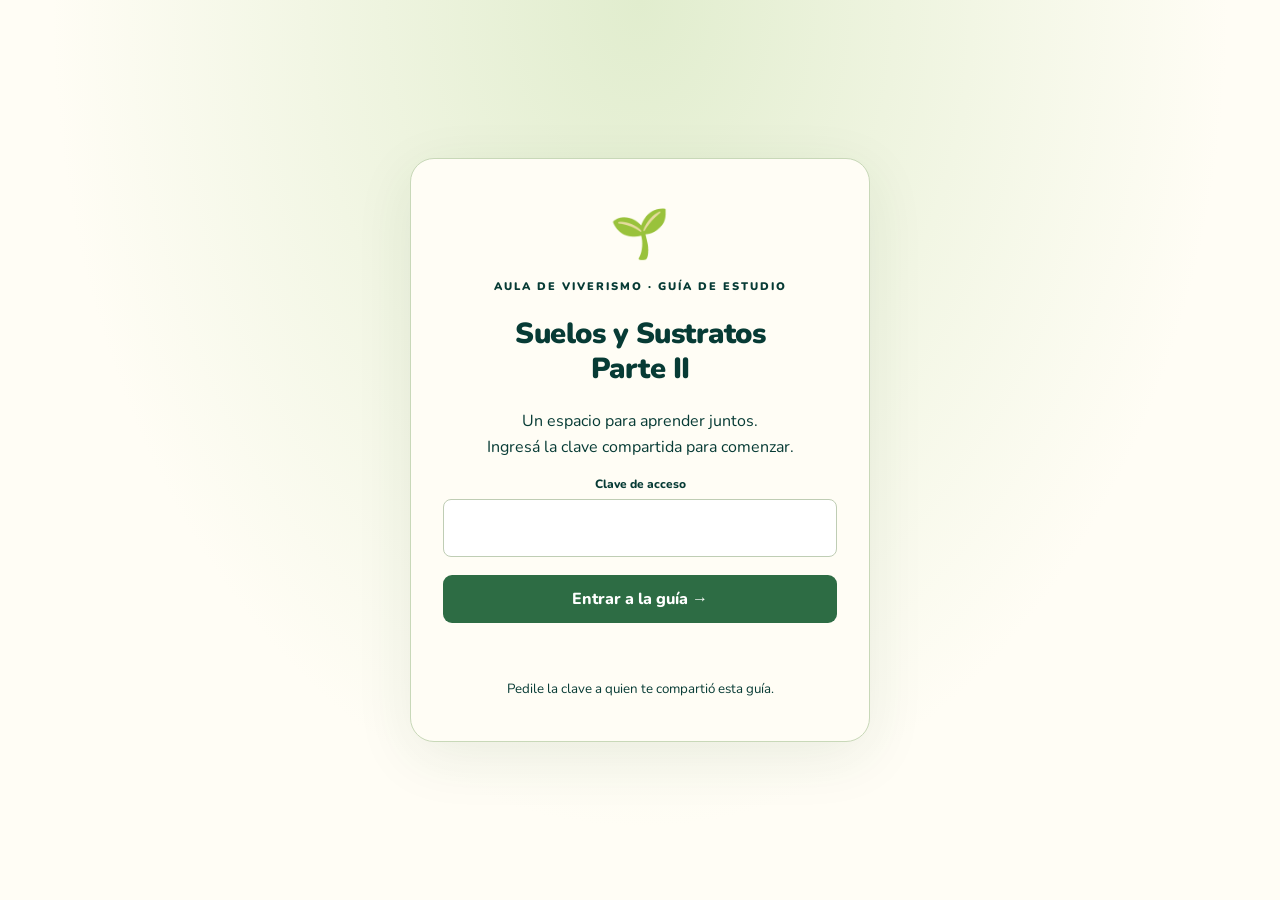
<file: suelos-parte-2/index.html>
<!doctype html><html lang="es"><head><meta charset="utf-8"><meta name="viewport" content="width=device-width,initial-scale=1"><meta name="description" content="Guía interactiva de estudio: componentes utilizados como sustrato, propiedades físicas, químicas y biológicas."><title>SUELOS Y SUSTRATOS PARTE II · COMPONENTES UTILIZADOS COMO SUSTRATO I</title><link rel="stylesheet" href="style.css"><script defer src="data.js"></script><script defer src="app.js"></script></head><body class="access-locked"><style id="access-style">body.access-locked{overflow:hidden}body.access-locked>header,body.access-locked>main,body.access-locked>footer{display:none}.access-screen{min-height:100dvh;display:grid;place-items:center;padding:24px;background:radial-gradient(ellipse at top,#e1edce,transparent 65%),#fffdf5}.access-card{max-width:460px;width:100%;padding:42px 32px;border:1px solid #c8d8b8;border-radius:24px;background:#fffdf5;box-shadow:0 15px 60px #234b2615;text-align:center}.access-card h1{font-size:29px;letter-spacing:-.5px;line-height:1.2}.access-card p{line-height:1.6}.access-card input{width:100%;text-align:center;font-size:24px;letter-spacing:8px}.access-card button{width:100%;margin-top:18px;border:0}.access-card .access-error{color:#a13325;min-height:26px;font-size:14px}.access-leaf{font-size:48px}</style><section id="access-screen" class="access-screen" aria-label="Acceso a la guía"><form id="access-form" class="access-card"><div class="access-leaf" aria-hidden="true">🌱</div><p class="eyebrow">AULA DE VIVERISMO · GUÍA DE ESTUDIO</p><h1>Suelos y Sustratos<br>Parte II</h1><p>Un espacio para aprender juntos.<br>Ingresá la clave compartida para comenzar.</p><label for="access-key">Clave de acceso</label><input id="access-key" type="password" inputmode="numeric" autocomplete="off" required aria-describedby="access-error"><button class="primary" type="submit">Entrar a la guía →</button><p id="access-error" class="access-error" role="alert"></p><small>Pedile la clave a quien te compartió esta guía.</small></form></section><script>(function(){var screen=document.getElementById('access-screen'),form=document.getElementById('access-form'),field=document.getElementById('access-key');form.addEventListener('submit',function(event){event.preventDefault();if(field.value.trim()==='4747'){document.body.classList.remove('access-locked');screen.remove();document.getElementById('access-style').remove();var title=document.querySelector('main h1');title.setAttribute('tabindex','-1');title.focus();}else{document.getElementById('access-error').textContent='La clave no es correcta. Intentá nuevamente.';field.value='';field.focus();}});})();</script>
<header><a class="brand" href="#inicio">🌱 <span>Aula de viverismo<small>Suelos y sustratos · Parte II</small></span></a><nav aria-label="Navegación principal"><a href="#indice">Índice</a><a href="#comparar">Comparar</a><a href="#repaso">Practicar</a></nav></header>
<main><section id="inicio" class="hero"><div class="hero-copy"><p class="eyebrow">UNAHUR · TECNICATURA UNIVERSITARIA EN VIVERISMO</p><p class="ribbon">SUELOS Y SUSTRATOS PARTE II</p><h1>COMPONENTES<br>UTILIZADOS COMO<br><span>SUSTRATO I</span></h1><p class="intro">Un pequeño vivero de conocimiento.<br>Explorá, compará y repasá lo que necesita cada raíz para crecer.</p><div class="actions"><a class="primary" href="#indice">Empezar a estudiar ↗</a><a class="secondary" href="#repaso">Ponerme a prueba</a></div><p class="caption">10 fichas · 4 miradas por material · A tu ritmo</p></div><div class="hero-art"><img src="assets/portada.png" alt="Ilustración botánica de materiales para sustratos, plantas, raíces y viveros"><span class="art-label">Plantas · Conocimiento · Producción · Sustentabilidad</span></div></section>
<div class="concepts"><span>💧 Retención de agua</span><span>🌬 Aireación</span><span>🌿 Desarrollo de raíces</span><span>🧪 Nutrición</span><span>🦠 Vida microbiana</span></div>
<section id="indice"><div class="section-heading"><div><p class="eyebrow">01 / EXPLORAR</p><h2>El índice de tu vivero</h2></div><p>Los materiales, en el orden original.<br><span id="progress">0 de 10 fichas estudiadas</span></p></div><div class="tools"><label>Buscar componente<input id="search" type="search" placeholder="Por ejemplo: perlita..."></label><label>Origen<select id="filter"><option value="">Todos los materiales</option><option value="Orgánico">Orgánicos</option><option value="Mineral">Minerales</option></select></label></div><div class="catalog" id="catalog"></div><details class="pending"><summary>Ver continuación del índice · Componentes 11–20</summary><p>Figuran en el índice original. Sus fichas no están incluidas en las imágenes adjuntas de esta parte.</p><ol start="11" id="pending"></ol></details></section>
<section id="study" hidden aria-label="Ficha de estudio"></section>
<section id="comparar" class="compare-section"><div class="section-heading"><div><p class="eyebrow">02 / CONECTAR IDEAS</p><h2>Dos materiales, frente a frente</h2></div><p>Encontrá diferencias y recordá sus usos.</p></div><div class="compare-controls"><label>Primer componente<select id="left"></select></label><span aria-hidden="true">↔</span><label>Segundo componente<select id="right"></select></label></div><div id="comparison" class="comparison"></div></section>
<section id="repaso" class="quiz-section"><div><p class="eyebrow">03 / HACER MEMORIA</p><h2>Lo que sabés<br>también crece.</h2><p>Preguntas basadas en las fichas.<br>Respondé y descubrí la explicación.</p><p id="score" aria-live="polite"></p></div><div id="quiz" class="quiz"></div></section>
<section class="note"><span>📒</span><div><h3>Tu recorrido queda guardado</h3><p>Marcá las fichas que estudiaste y retomá cuando quieras desde este navegador. El progreso es personal y se guarda en este dispositivo.</p></div><button id="reset">Reiniciar progreso</button></section></main>
<footer><strong>🌱 Estudiar también es cultivar.</strong><p>Material de estudio elaborado a partir de las imágenes aportadas por Carlos Arturo d'Albuquerque.<br>Materia: Suelos y Sustratos · Tecnicatura Universitaria en Viverismo · UNAHUR.<br>Guía de estudiantes; no es un sitio institucional. Los valores dependen del origen y la calidad del material.</p></footer>
<dialog id="image-dialog"><button id="close-image" aria-label="Cerrar imagen">Cerrar ✕</button><img id="full-image" alt="Ficha original del componente"></dialog>
</body></html>
</file>
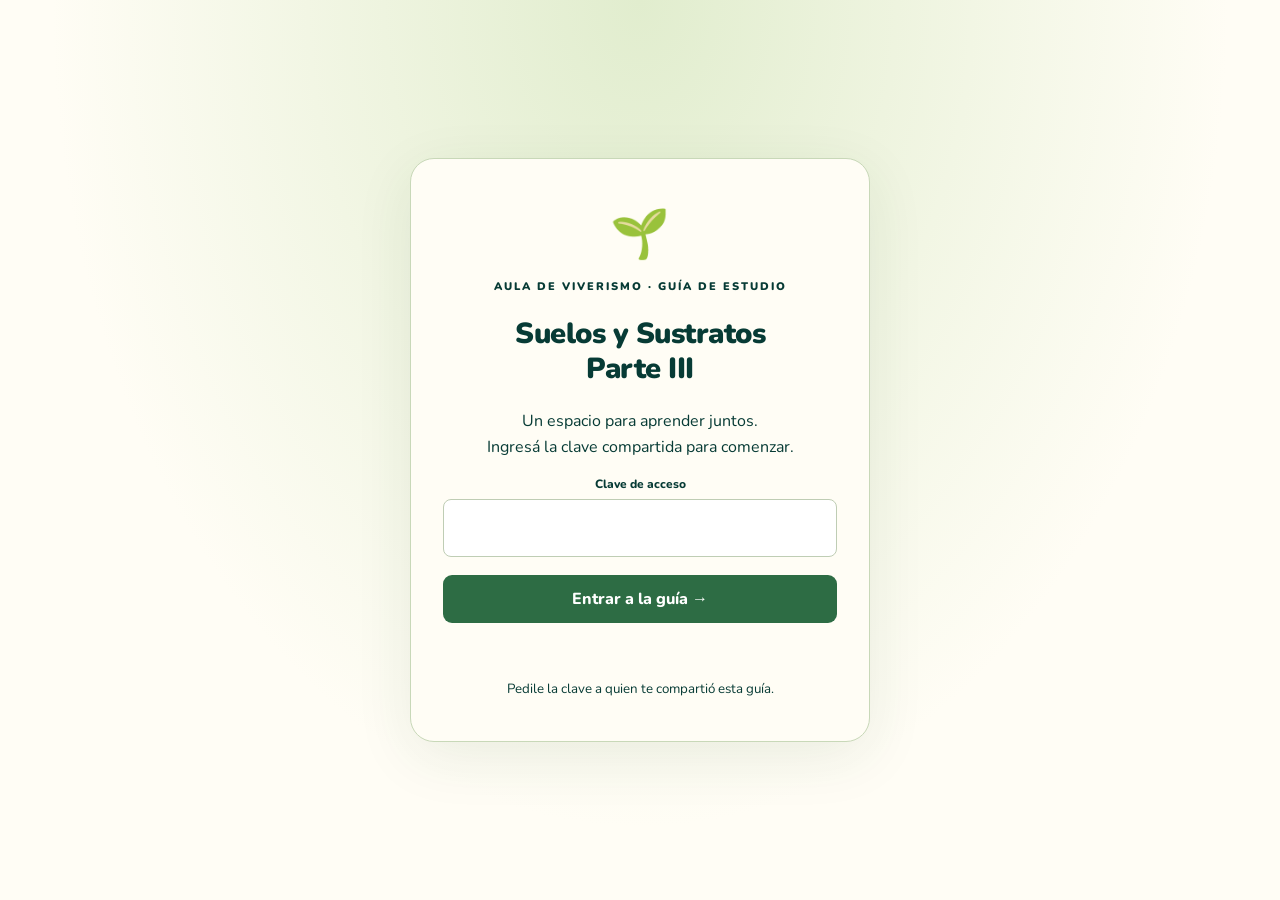
<file: suelos-parte-3/index.html>
<!doctype html><html lang="es"><head><meta charset="utf-8"><meta name="viewport" content="width=device-width,initial-scale=1"><meta name="description" content="Guía interactiva de estudio: componentes utilizados como sustrato, propiedades físicas, químicas y biológicas."><title>SUELOS Y SUSTRATOS · COMPONENTES UTILIZADOS COMO SUSTRATO PARTE III</title><link rel="stylesheet" href="style.css"><script defer src="data.js"></script><script defer src="app.js"></script></head><body class="access-locked"><style id="access-style">body.access-locked{overflow:hidden}body.access-locked>header,body.access-locked>main,body.access-locked>footer{display:none}.access-screen{min-height:100dvh;display:grid;place-items:center;padding:24px;background:radial-gradient(ellipse at top,#e1edce,transparent 65%),#fffdf5}.access-card{max-width:460px;width:100%;padding:42px 32px;border:1px solid #c8d8b8;border-radius:24px;background:#fffdf5;box-shadow:0 15px 60px #234b2615;text-align:center}.access-card h1{font-size:29px;letter-spacing:-.5px;line-height:1.2}.access-card p{line-height:1.6}.access-card input{width:100%;text-align:center;font-size:24px;letter-spacing:8px}.access-card button{width:100%;margin-top:18px;border:0}.access-card .access-error{color:#a13325;min-height:26px;font-size:14px}.access-leaf{font-size:48px}</style><section id="access-screen" class="access-screen" aria-label="Acceso a la guía"><form id="access-form" class="access-card"><div class="access-leaf" aria-hidden="true">🌱</div><p class="eyebrow">AULA DE VIVERISMO · GUÍA DE ESTUDIO</p><h1>Suelos y Sustratos<br>Parte III</h1><p>Un espacio para aprender juntos.<br>Ingresá la clave compartida para comenzar.</p><label for="access-key">Clave de acceso</label><input id="access-key" type="password" inputmode="numeric" autocomplete="off" required aria-describedby="access-error"><button class="primary" type="submit">Entrar a la guía →</button><p id="access-error" class="access-error" role="alert"></p><small>Pedile la clave a quien te compartió esta guía.</small></form></section><script>(function(){var screen=document.getElementById('access-screen'),form=document.getElementById('access-form'),field=document.getElementById('access-key');form.addEventListener('submit',function(event){event.preventDefault();if(field.value.trim()==='4747'){document.body.classList.remove('access-locked');screen.remove();document.getElementById('access-style').remove();var title=document.querySelector('main h1');title.setAttribute('tabindex','-1');title.focus();}else{document.getElementById('access-error').textContent='La clave no es correcta. Intentá nuevamente.';field.value='';field.focus();}});})();</script>
<header><a class="brand" href="#inicio">🌱 <span>Aula de viverismo<small>Suelos y sustratos · Parte III</small></span></a><nav aria-label="Navegación principal"><a href="#indice">Índice</a><a href="#comparar">Comparar</a><a href="#repaso">Practicar</a></nav></header>
<main><section id="inicio" class="hero"><div class="hero-copy"><p class="eyebrow">UNAHUR · TECNICATURA UNIVERSITARIA EN VIVERISMO</p><p class="ribbon">SUELOS Y SUSTRATOS</p><h1>COMPONENTES<br>UTILIZADOS COMO<br><span>SUSTRATO PARTE III</span></h1><p class="intro">Un pequeño vivero de conocimiento.<br>Explorá, compará y repasá lo que necesita cada raíz para crecer.</p><div class="actions"><a class="primary" href="#indice">Empezar a estudiar ↗</a><a class="secondary" href="#repaso">Ponerme a prueba</a></div><p class="caption">10 fichas · 4 miradas por material · A tu ritmo</p></div><div class="hero-art"><img src="assets/portada.png" alt="Ilustración botánica de materiales para sustratos, plantas, raíces y viveros"><span class="art-label">Plantas · Conocimiento · Producción · Sustentabilidad</span></div></section>
<div class="concepts"><span>💧 Retención de agua</span><span>🌬 Aireación</span><span>🌿 Desarrollo de raíces</span><span>🧪 Nutrición</span><span>🦠 Vida microbiana</span></div>
<section id="indice"><div class="section-heading"><div><p class="eyebrow">01 / EXPLORAR</p><h2>El índice de tu vivero</h2></div><p>Los materiales, en el orden original.<br><span id="progress">0 de 10 fichas estudiadas</span></p></div><div class="tools"><label>Buscar componente<input id="search" type="search" placeholder="Por ejemplo: zeolita..."></label><label>Origen<select id="filter"><option value="">Todos los materiales</option><option value="Orgánico">Orgánicos</option><option value="Mineral">Minerales</option><option value="Suelo">Suelo natural</option></select></label></div><div class="catalog" id="catalog"></div><p class="summary-note">🌱 Continuación del índice original: componentes 11–20. <a href="../suelos-parte-2/">Ver componentes 1–10 →</a></p></section>
<section id="study" hidden aria-label="Ficha de estudio"></section>
<section id="comparar" class="compare-section"><div class="section-heading"><div><p class="eyebrow">02 / CONECTAR IDEAS</p><h2>Dos materiales, frente a frente</h2></div><p>Encontrá diferencias y recordá sus usos.</p></div><div class="compare-controls"><label>Primer componente<select id="left"></select></label><span aria-hidden="true">↔</span><label>Segundo componente<select id="right"></select></label></div><div id="comparison" class="comparison"></div></section>
<section id="repaso" class="quiz-section"><div><p class="eyebrow">03 / HACER MEMORIA</p><h2>Lo que sabés<br>también crece.</h2><p>Preguntas basadas en las fichas.<br>Respondé y descubrí la explicación.</p><p id="score" aria-live="polite"></p></div><div id="quiz" class="quiz"></div></section>
<section class="note"><span>📒</span><div><h3>Tu recorrido queda guardado</h3><p>Marcá las fichas que estudiaste y retomá cuando quieras desde este navegador. El progreso es personal y se guarda en este dispositivo.</p></div><button id="reset">Reiniciar progreso</button></section></main>
<footer><strong>🌱 Estudiar también es cultivar.</strong><p>Material de estudio elaborado a partir de las imágenes aportadas por Carlos Arturo d'Albuquerque.<br>Materia: Suelos y Sustratos · Tecnicatura Universitaria en Viverismo · UNAHUR.<br>Guía de estudiantes; no es un sitio institucional. Los valores dependen del origen y la calidad del material.</p></footer>
<dialog id="image-dialog"><button id="close-image" aria-label="Cerrar imagen">Cerrar ✕</button><img id="full-image" alt="Ficha original del componente"></dialog>
</body></html>
</file>
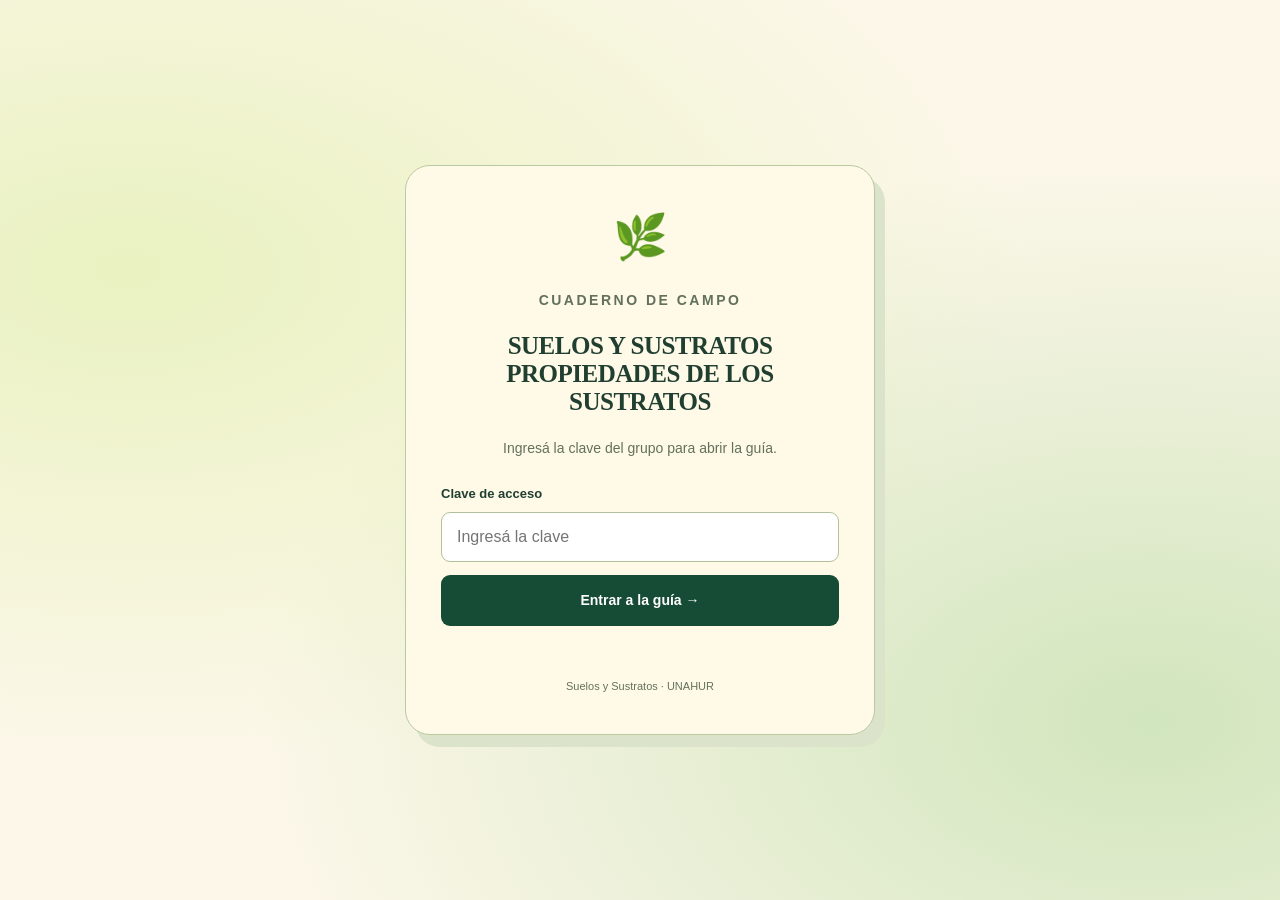
<file: sustratos/index.html>
<!doctype html><html lang="es"><head><meta charset="utf-8"><meta name="viewport" content="width=device-width,initial-scale=1"><meta name="description" content="Suelos y Sustratos: propiedades físicas, 31 temas, 32 láminas, calculadoras de humedad y porosidad, y 41 preguntas."><meta name="theme-color" content="#164b36"><title>SUELOS Y SUSTRATOS · PROPIEDADES DE LOS SUSTRATOS · Cuaderno de campo</title><link rel="stylesheet" href="style.css?v=sust-1"></head><body class="accesslocked"><section id="accessGate" aria-labelledby="accessTitle"><div class="accesscard"><span class="gateleaf">🌿</span><p class="eyebrow">CUADERNO DE CAMPO</p><h1 id="accessTitle">SUELOS Y SUSTRATOS<br>PROPIEDADES DE LOS SUSTRATOS</h1><p>Ingresá la clave del grupo para abrir la guía.</p><form id="accessForm"><label for="accessPin">Clave de acceso</label><input id="accessPin" type="password" inputmode="numeric" autocomplete="off" required placeholder="Ingresá la clave" aria-describedby="accessError"><button class="button" type="submit">Entrar a la guía →</button><p id="accessError" role="alert"></p></form><small>Suelos y Sustratos · UNAHUR</small></div></section>

<header><a class="brand" href="#inicio"><span>✿</span> Cuaderno de campo<small>SUELOS Y SUSTRATOS</small></a><nav aria-label="Principal"><a href="#indice">Índice</a><a href="#comparar">Comparar</a><a href="#repasar">Repasar</a><a class="navquiz" href="#desafio">¡A practicar! ↗</a></nav></header>
<main id="inicio"><section class="hero"><div class="herocopy"><p class="eyebrow">UNAHUR · VIVERISMO · GUÍA DE ESTUDIO 10</p><span class="wood-label">Agua, aire y raíces en equilibrio</span><h1><span class="longtitle">SUELOS Y SUSTRATOS</span><em>Propiedades<br>de los sustratos.</em></h1><p>Explorá cómo el tamaño de partículas, los poros y el contenedor influyen en el agua, el aire y las raíces. Un recorrido para comprender, calcular y practicar.</p><div class="actions"><a class="button" href="#indice">Abrir el cuaderno ↓</a><a class="textlink" href="#desafio">Ponerme a prueba ↗</a></div><div class="herofoot"><span>🌿 31 temas, en orden</span><span>✎ 41 preguntas para practicar</span></div><a class="returnlink" href="../">← Ver todas las guías</a></div><div class="heroart"><img src="assets/portada.webp" alt="Portada de Suelos y Sustratos, con plantas, raíces y materiales de vivero" fetchpriority="high"><div class="artnote">🔎 Cada detalle te cuenta algo.</div></div></section>
<section class="studyoverview"><p class="eyebrow">ANTES DE EMPEZAR</p><h2>El sustrato es un sistema de sólidos, agua y aire.</h2><p>La calidad física depende de su equilibrio y de cómo cambia durante el cultivo. El mismo material puede comportarse de manera distinta en recipientes de diferente altura.</p><div class="taxonomy"><span><strong>Reconocer</strong> propiedades</span> → <span><strong>Medir</strong> y comparar</span> → <span><strong>Interpretar</strong> el cultivo</span></div><p class="factnote" style="margin-top:25px">Índice de estudio elaborado a partir de las láminas 001–031, respetando su orden. Las imágenes originales están completas. Los cálculos distinguen bases de masa y volumen y no prescriben una mezcla ni un programa de riego.</p></section><section id="indice"><div class="sectionhead"><div><p class="eyebrow">01 / TU RECORRIDO DE ESTUDIO</p><h2>Del 01 al 31, siguiendo las láminas.</h2></div><p>Elegí una ficha o avanzá paso a paso. Podés marcar las que ya repasaste.</p></div><p class="studyprogress" id="studyProgress" aria-live="polite"></p><div class="indexgrid" id="indexGrid" aria-label="Índice de los treinta y un temas"></div><div id="orderPanel" tabindex="-1"></div><div class="panelnav"><button id="prevOrder">← Anterior</button><span id="orderCount"></span><button id="nextOrder">Siguiente →</button></div></section>
<section id="comparar" class="compare"><p class="eyebrow">02 / ENCONTRÁ LAS DIFERENCIAS</p><h2>Una mirada, muchas pistas.</h2><p>Buscá conceptos, especies y temas sin perder el orden del índice.</p><div class="searchrow"><label for="searchOrders">Buscar</label><input id="searchOrders" type="search" placeholder="Tema, especie o concepto…"><label for="metaFilter">Grupo de estudio</label><select id="metaFilter"><option value="all">Todas</option><option>Conceptos</option><option>Contenedores</option><option>Agua y aire</option><option>Mediciones</option><option>Granulometría</option><option>Porosidad</option><option>Aplicaciones</option></select></div><p id="resultCount" class="source-note" aria-live="polite"></p><div class="tablewrap"><table><caption>Resumen de los treinta y un temas del módulo</caption><thead><tr><th>Tema del índice</th><th>Idea o ejemplo</th><th>Para recordar</th><th>Grupo</th><th>Descripción</th></tr></thead><tbody id="comparisonBody"></tbody></table></div><p class="source-note">Buscá propiedades, materiales y conceptos sin perder el orden de las 31 láminas.</p></section>
<section id="laboratorio" class="cyclelab"><p class="eyebrow">LABORATORIO INTERACTIVO</p><h2>De los datos a la interpretación.</h2><div class="labgrid"><div class="casepanel"><h3>Humedad y densidad</h3><p>Masas netas de muestra, sin recipiente. Volumen total medido antes del secado.</p><label for="wetMass">Masa húmeda (g)</label><input id="wetMass" type="number" min="0.1" step="any" value="120"><label for="dryMass">Masa seca (g)</label><input id="dryMass" type="number" min="0.1" step="any" value="60"><label for="sampleVolume">Volumen total (mL)</label><input id="sampleVolume" type="number" min="0.1" step="any" value="500"><p id="calcResult" aria-live="polite"></p><small>Base húmeda = (Mh − Ms) / Mh × 100. Base seca = (Mh − Ms) / Ms × 100. Dap = Ms / V.</small></div><div class="casepanel"><h3>Reparto del volumen</h3><p>Todos los porcentajes se refieren al volumen total de la muestra.</p><label for="poreTotal">Porosidad total (%)</label><input id="poreTotal" type="number" min="0" max="100" step="any" value="87"><label for="waterPart">Volumen ocupado por agua (%)</label><input id="waterPart" type="number" min="0" max="100" step="any" value="67"><p id="poreResult" aria-live="polite"></p><div id="phaseBar" class="phasebar" aria-hidden="true"></div><small>Aire = EPT − agua. Sólidos = 100 − EPT. No se calcula disponibilidad de agua a partir de estos porcentajes.</small></div></div><div class="casepanel" style="margin-top:20px"><h3>Altura del contenedor: ejemplo 09</h3><label for="heightCase">Elegí una altura</label><select id="heightCase"><option value="15">15 cm</option><option value="10">10 cm</option><option value="5">5 cm</option><option value="2.5">2,5 cm</option></select><p id="heightResult" aria-live="polite"></p></div></section><section id="repasar" class="review"><div><p class="eyebrow">03 / HACÉ MEMORIA</p><h2>Leé la pregunta.<br>Recordá la idea.</h2><p>Una tarjeta por tema, en el orden del índice. Intentá responder antes de darla vuelta.</p><label for="flashSelect">Ir a una ficha</label><br><select id="flashSelect" class="reviewselect"></select><div class="flashcontrols"><button id="prevFlash" aria-label="Ficha anterior">←</button><span id="flashCount"></span><button id="nextFlash" aria-label="Ficha siguiente">→</button></div></div><button class="flashcard" id="flashcard" aria-label="Mostrar respuesta"><span id="flashType"></span><strong id="flashText"></strong><small id="flashHint"></small></button></section>
<section id="desafio" class="quiz"><div class="sectionhead"><div><p class="eyebrow">04 / DESAFÍO DEL JARDÍN</p><h2>Cuarenta y una preguntas para conectar ideas.</h2></div><p>Treinta y una preguntas siguen el recorrido y diez integran fórmulas y conceptos. Aprendé con cada explicación.</p></div><div class="quizbox"><div class="quiztop"><span id="quizCount"></span><span id="quizScore"></span></div><div class="progress"><div id="progressFill"></div></div><h3 id="question" tabindex="-1"></h3><div id="answers"></div><p id="feedback" aria-live="polite"></p><button id="nextQuestion" class="button" hidden>Siguiente pregunta →</button><button id="restart" class="button" hidden>Volver a practicar ↻</button></div></section>
<section class="gallery"><div class="sectionhead"><div><p class="eyebrow">TU MATERIAL DE CONSULTA</p><h2>Treinta y dos láminas para explorar.</h2></div><p>Portada y 31 láminas originales en orden numérico. Tocá para ampliar cada imagen completa.</p></div><div id="galleryGrid"></div></section>
<section class="sources"><p class="eyebrow">PRECISIONES PARA ESTUDIAR</p><h2>Las bases y las unidades importan.</h2><ul><li><strong>Humedad:</strong> la fórmula de la lámina 14 es en base húmeda. Base seca utiliza masa seca como denominador; humedad volumétrica requiere volumen de agua y volumen total. La estimación con la mano no sustituye una medición.</li><li><strong>Altura del recipiente:</strong> para un material dado, las fracciones medias de aire y agua cambian con el perfil en altura. Un porcentaje menor de agua no implica siempre menos mL totales. <a href="https://www.extension.purdue.edu/extmedia/HO/HO-255-W.pdf" target="_blank" rel="noopener">Purdue: propiedades de sustratos</a>.</li><li><strong>Porosidad no es aireación:</strong> EPT incluye poros con agua y aire. Los porcentajes deben compartir denominador. El umbral de 85% y el rango de densidad 400–600 kg/m³ de las imágenes no son objetivos universales. <a href="https://www.extension.purdue.edu/extmedia/HO/HO-287-W.pdf" target="_blank" rel="noopener">Purdue: poros de un sustrato</a>.</li><li><strong>Tablas y dibujos:</strong> se conservan como material original, no como mediciones del sustrato del lector. El 88% atribuido a arena gruesa en la lámina 30 requiere verificar la fuente. Los gráficos 22 y 31 no se digitalizan como datos experimentales.</li><li><strong>Potencial matricial:</strong> una mayor succión significa mayor magnitud de retención y potencial matricial más negativo. Las clases de poros dependen del criterio de clasificación.</li><li><strong>Detalle de la lámina 12:</strong> el rótulo que indica un fondo más seco contradice el perfil representado en otras láminas: la base suele quedar más húmeda después del drenaje.</li></ul><p>Ilustraciones: Carlos Arturo d’Albuquerque · UNAHUR · Tecnicatura Universitaria en Viverismo. Recorrido basado en las 31 láminas proporcionadas.</p></section><section class="share"><span>🌱</span><div><h2>Aprender también es compartir.</h2><p>Compartí esta guía y la clave del grupo con tus compañeros.</p></div><button id="shareButton" class="button">Compartir guía ↗</button><p id="shareStatus" aria-live="polite"></p></section></main>
<footer><div class="brand">✿ Cuaderno de campo</div><p>Suelos y Sustratos · Tecnicatura Universitaria en Viverismo<br>UNAHUR – Universidad Nacional de Hurlingham</p><p>Material de las láminas: Carlos Arturo d'Albuquerque.<br><a href="../">Ver todas las guías →</a></p></footer><dialog id="imageDialog"><button id="closeDialog" aria-label="Cerrar lámina">Cerrar ✕</button><img id="fullImage" alt=""><p id="imageCaption"></p></dialog><script src="access.js"></script><script src="data.js"></script><script src="app.js?v=sust-1"></script></body></html>
</file>
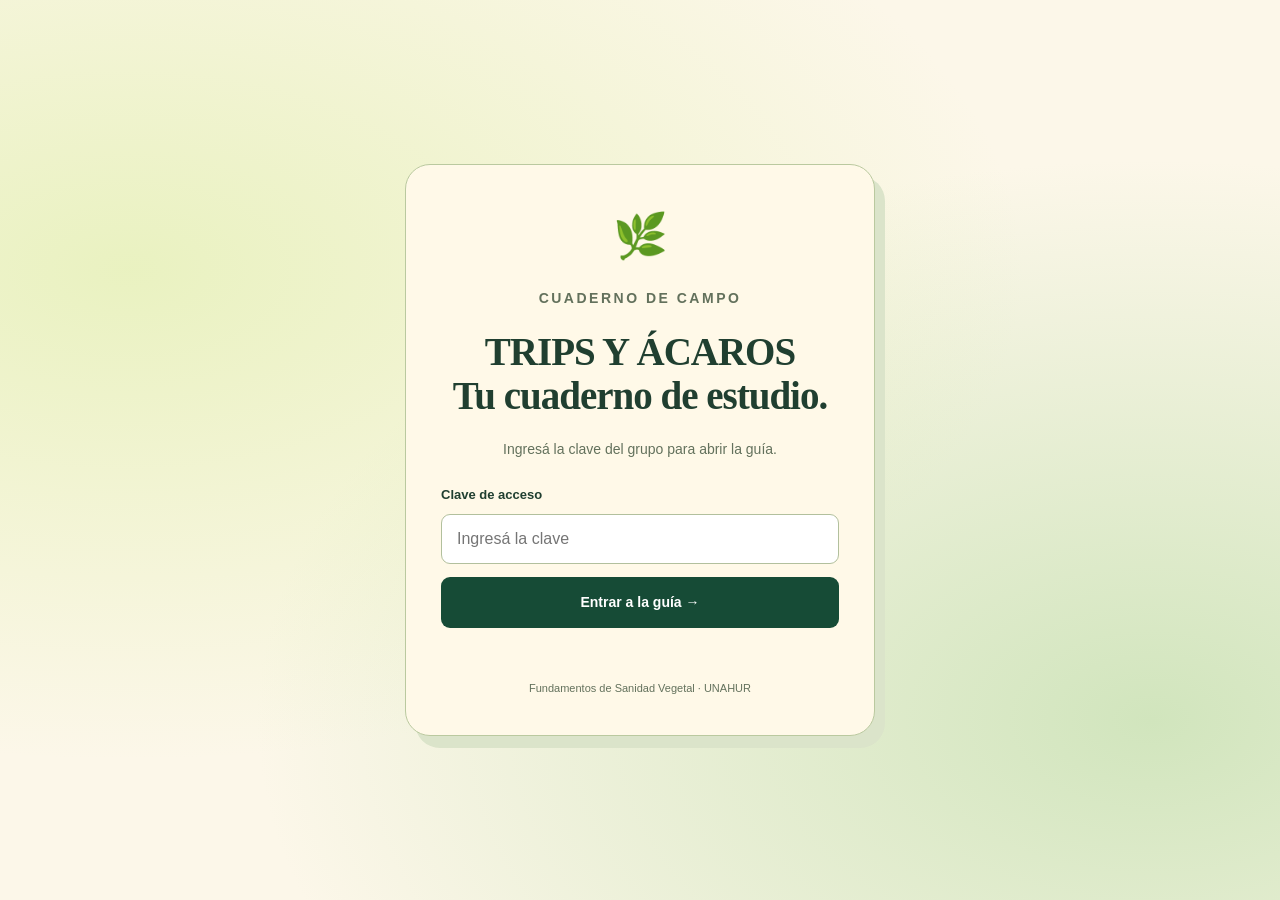
<file: trips-y-acaros/index.html>
<!doctype html><html lang="es"><head><meta charset="utf-8"><meta name="viewport" content="width=device-width,initial-scale=1"><meta name="description" content="Trips y ácaros: identificación, alimentación, daños, ciclo de Thrips tabaci, especies y TSWV. Guía interactiva."><meta name="theme-color" content="#164b36"><title>TRIPS Y ÁCAROS · Cuaderno de campo</title><link rel="stylesheet" href="style.css?v=trips-1"></head><body class="accesslocked"><section id="accessGate" aria-labelledby="accessTitle"><div class="accesscard"><span class="gateleaf">🌿</span><p class="eyebrow">CUADERNO DE CAMPO</p><h1 id="accessTitle">TRIPS Y ÁCAROS<br>Tu cuaderno de estudio.</h1><p>Ingresá la clave del grupo para abrir la guía.</p><form id="accessForm"><label for="accessPin">Clave de acceso</label><input id="accessPin" type="password" inputmode="numeric" autocomplete="off" required placeholder="Ingresá la clave" aria-describedby="accessError"><button class="button" type="submit">Entrar a la guía →</button><p id="accessError" role="alert"></p></form><small>Fundamentos de Sanidad Vegetal · UNAHUR</small></div></section>

<header><a class="brand" href="#inicio"><span>✿</span> Cuaderno de campo<small>SANIDAD VEGETAL</small></a><nav aria-label="Principal"><a href="#indice">Índice</a><a href="#comparar">Comparar</a><a href="#repasar">Repasar</a><a class="navquiz" href="#desafio">¡A practicar! ↗</a></nav></header>
<main id="inicio"><section class="hero"><div class="herocopy"><p class="eyebrow">UNAHUR · VIVERISMO · GUÍA DE ESTUDIO 06</p><span class="wood-label">Pequeños organismos, grandes diferencias</span><h1>TRIPS Y ÁCAROS<br><em>Observar para<br>comprender.</em></h1><p>Reconocé trips y ácaros, relacioná sus daños con el cultivo y repasá los ciclos y el monitoreo. Seguí la secuencia de las láminas 5 a 10.</p><div class="actions"><a class="button" href="#indice">Abrir el cuaderno ↓</a><a class="textlink" href="#desafio">Ponerme a prueba ↗</a></div><div class="herofoot"><span>🌿 6 temas · láminas 5 a 10</span><span>✎ 18 preguntas para practicar</span></div><a class="returnlink" href="../">← Ver todas las guías</a></div><div class="heroart"><img src="assets/portada.webp" alt="Portada ilustrada de trips y ácaros sobre hojas y cultivos" fetchpriority="high"><div class="artnote">🔎 Cada detalle te cuenta algo.</div></div></section>
<section class="studyoverview"><p class="eyebrow">ANTES DE EMPEZAR</p><h2>Trips y ácaros no son lo mismo.</h2><p>Los trips son insectos del orden Thysanoptera. Los ácaros pertenecen a la clase Arachnida. Las láminas permiten comparar su aspecto, alimentación y relación con las plantas.</p><div class="taxonomy"><span><strong>Trips</strong> · insectos</span> → <span><strong>TSWV</strong> · virus y monitoreo</span> → <span><strong>Ácaros</strong> · arácnidos</span></div><p class="factnote" style="margin-top:25px">Se utilizan las siete imágenes compartidas: portada y láminas 5, 6, 7, 8, 9 y 10, en ese orden. Los tiempos y tamaños se atribuyen al material y no se interpretan como constantes para todas las condiciones o especies.</p></section><section id="indice"><div class="sectionhead"><div><p class="eyebrow">01 / TU RECORRIDO DE ESTUDIO</p><h2>De la lámina 5 a la 10, en orden.</h2></div><p>Elegí una ficha o avanzá paso a paso. Podés marcar las que ya repasaste.</p></div><p class="studyprogress" id="studyProgress" aria-live="polite"></p><div class="indexgrid" id="indexGrid" aria-label="Índice de las seis láminas"></div><div id="orderPanel" tabindex="-1"></div><div class="panelnav"><button id="prevOrder">← Anterior</button><span id="orderCount"></span><button id="nextOrder">Siguiente →</button></div></section>
<section id="comparar" class="compare"><p class="eyebrow">02 / ENCONTRÁ LAS DIFERENCIAS</p><h2>Una mirada, muchas pistas.</h2><p>Buscá conceptos, especies y temas sin perder el orden del índice.</p><div class="searchrow"><label for="searchOrders">Buscar</label><input id="searchOrders" type="search" placeholder="Tema, especie o concepto…"><label for="metaFilter">Grupo</label><select id="metaFilter"><option value="all">Todas</option><option>Trips</option><option>Virus y monitoreo</option><option>Ácaros</option></select></div><p id="resultCount" class="source-note" aria-live="polite"></p><div class="tablewrap"><table><caption>Comparación de los seis temas del material</caption><thead><tr><th>Lámina</th><th>Contexto u hospedante</th><th>Daño o idea central</th><th>Grupo</th><th>Descripción</th></tr></thead><tbody id="comparisonBody"></tbody></table></div><p class="source-note">Se distingue alimentación celular de «savia» y daño directo de enfermedad viral. Los datos numéricos son orientativos del material.</p></section>
<section id="laboratorio" class="cyclelab"><p class="eyebrow">EXPLORÁ EL CICLO</p><h2>Thrips tabaci, etapa por etapa.</h2><p>Elegí una etapa. El material utiliza el término «ninfa» para los dos juveniles activos; aquí se conserva esa referencia entre paréntesis.</p><div class="stagebuttons" aria-label="Etapas de Thrips tabaci"><button aria-pressed="true">1 · Huevo</button><button aria-pressed="false">2 · Primer juvenil</button><button aria-pressed="false">3 · Segundo juvenil</button><button aria-pressed="false">4 · Prepupa</button><button aria-pressed="false">5 · Pupa</button><button aria-pressed="false">6 · Adulto</button></div><div id="tripStage" class="stagebox" aria-live="polite"></div><p class="source-note">Las duraciones dependen de temperatura y otras condiciones. La cifra de 2–4 semanas describe el desarrollo hasta adulto, no toda la vida adulta.</p></section><section id="repasar" class="review"><div><p class="eyebrow">03 / HACÉ MEMORIA</p><h2>Leé la pregunta.<br>Recordá la idea.</h2><p>Una tarjeta por tema, en el orden del índice. Intentá responder antes de darla vuelta.</p><label for="flashSelect">Ir a una ficha</label><br><select id="flashSelect" class="reviewselect"></select><div class="flashcontrols"><button id="prevFlash" aria-label="Ficha anterior">←</button><span id="flashCount"></span><button id="nextFlash" aria-label="Ficha siguiente">→</button></div></div><button class="flashcard" id="flashcard" aria-label="Mostrar respuesta"><span id="flashType"></span><strong id="flashText"></strong><small id="flashHint"></small></button></section>
<section id="desafio" class="quiz"><div class="sectionhead"><div><p class="eyebrow">04 / DESAFÍO DEL JARDÍN</p><h2>Dieciocho preguntas para mirar mejor.</h2></div><p>Tres preguntas por tema, siguiendo el orden de las láminas. Aprendé con cada explicación.</p></div><div class="quizbox"><div class="quiztop"><span id="quizCount"></span><span id="quizScore"></span></div><div class="progress"><div id="progressFill"></div></div><h3 id="question" tabindex="-1"></h3><div id="answers"></div><p id="feedback" aria-live="polite"></p><button id="nextQuestion" class="button" hidden>Siguiente pregunta →</button><button id="restart" class="button" hidden>Volver a practicar ↻</button></div></section>
<section class="gallery"><div class="sectionhead"><div><p class="eyebrow">TU MATERIAL DE CONSULTA</p><h2>Siete láminas para explorar.</h2></div><p>Portada y láminas 5 a 10, con descripción y proporciones originales. Tocá para ampliar.</p></div><div id="galleryGrid"></div></section>
<section class="sources"><p class="eyebrow">PRECISIONES PARA ESTUDIAR</p><h2>Relacionar sin confundir.</h2><ul><li>Los trips fitófagos extraen contenido celular; el plateado es un daño directo de la alimentación. <a href="https://ipm.ucanr.edu/home-and-landscape/thrips/" target="_blank" rel="noopener">UC IPM: alimentación de trips</a>.</li><li>TSWV es un virus y determinadas especies de trips actúan como vectores. No todos los trips transmiten este virus. <a href="https://ipm.ucanr.edu/agriculture/tomato/tomato-spotted-wilt/" target="_blank" rel="noopener">UC IPM: TSWV y vectores</a>.</li><li>Una captura en trampa azul ayuda al monitoreo; no confirma por sí sola una enfermedad viral.</li></ul></section><section class="share"><span>🌱</span><div><h2>Aprender también es compartir.</h2><p>Compartí esta guía y la clave del grupo con tus compañeros.</p></div><button id="shareButton" class="button">Compartir guía ↗</button><p id="shareStatus" aria-live="polite"></p></section></main>
<footer><div class="brand">✿ Cuaderno de campo</div><p>Fundamentos de Sanidad Vegetal · Tecnicatura Universitaria en Viverismo<br>UNAHUR – Universidad Nacional de Hurlingham</p><p>Material de las láminas: Carlos Arturo d'Albuquerque.<br><a href="../">Ver todas las guías →</a></p></footer><dialog id="imageDialog"><button id="closeDialog" aria-label="Cerrar lámina">Cerrar ✕</button><img id="fullImage" alt=""><p id="imageCaption"></p></dialog><script src="access.js"></script><script src="data.js"></script><script src="app.js?v=trips-1"></script></body></html>
</file>
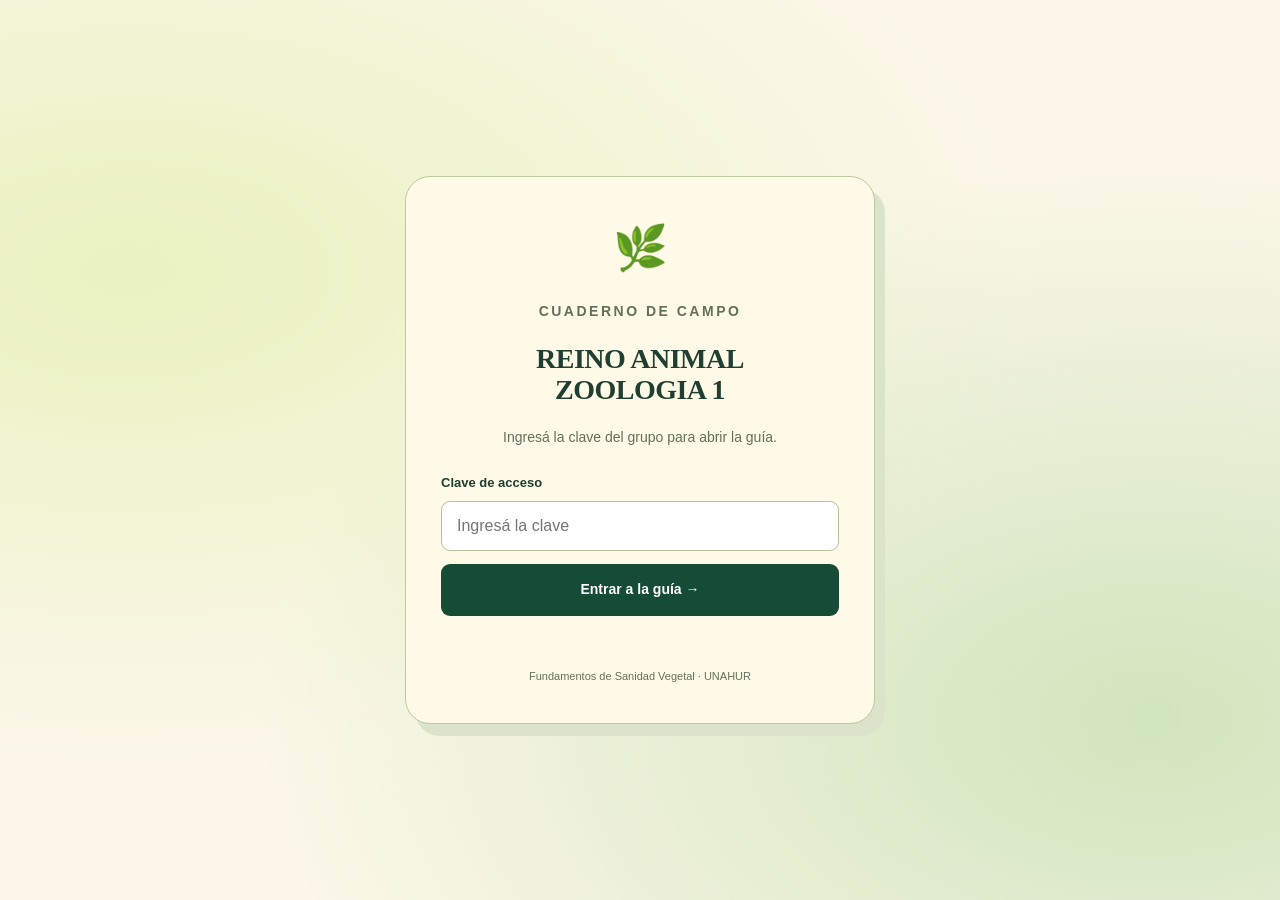
<file: zoologia-1/index.html>
<!doctype html><html lang="es"><head><meta charset="utf-8"><meta name="viewport" content="width=device-width,initial-scale=1"><meta name="description" content="Reino Animal Zoologia 1: veinte temas en orden, clasificación, nemátodos, moluscos, anélidos, artrópodos y práctica interactiva."><meta name="theme-color" content="#164b36"><title>REINO ANIMAL ZOOLOGIA 1 · Cuaderno de campo</title><link rel="stylesheet" href="style.css?v=z1-1"></head><body class="accesslocked"><section id="accessGate" aria-labelledby="accessTitle"><div class="accesscard"><span class="gateleaf">🌿</span><p class="eyebrow">CUADERNO DE CAMPO</p><h1 id="accessTitle">REINO ANIMAL<br>ZOOLOGIA 1</h1><p>Ingresá la clave del grupo para abrir la guía.</p><form id="accessForm"><label for="accessPin">Clave de acceso</label><input id="accessPin" type="password" inputmode="numeric" autocomplete="off" required placeholder="Ingresá la clave" aria-describedby="accessError"><button class="button" type="submit">Entrar a la guía →</button><p id="accessError" role="alert"></p></form><small>Fundamentos de Sanidad Vegetal · UNAHUR</small></div></section>

<header><a class="brand" href="#inicio"><span>✿</span> Cuaderno de campo<small>SANIDAD VEGETAL</small></a><nav aria-label="Principal"><a href="#indice">Índice</a><a href="#comparar">Comparar</a><a href="#repasar">Repasar</a><a class="navquiz" href="#desafio">¡A practicar! ↗</a></nav></header>
<main id="inicio"><section class="hero"><div class="herocopy"><p class="eyebrow">UNAHUR · VIVERISMO · GUÍA DE ESTUDIO 09</p><span class="wood-label">Observar, reconocer y cuidar el agroecosistema</span><h1><span class="longtitle">REINO ANIMAL</span><em>ZOOLOGIA 1.</em></h1><p>Explorá los animales del agroecosistema: su clasificación, sus funciones y su relación con la sanidad vegetal. Veinte temas para estudiar juntos.</p><div class="actions"><a class="button" href="#indice">Abrir el cuaderno ↓</a><a class="textlink" href="#desafio">Ponerme a prueba ↗</a></div><div class="herofoot"><span>🌿 20 temas, en orden</span><span>✎ 30 preguntas para practicar</span></div><a class="returnlink" href="../">← Ver todas las guías</a></div><div class="heroart"><img src="assets/001.webp" alt="Lámina de reino animal con insectos, araña y caracol" fetchpriority="high"><div class="artnote">🔎 Cada detalle te cuenta algo.</div></div></section>
<section class="studyoverview"><p class="eyebrow">ANTES DE EMPEZAR</p><h2>Reconocer el animal. Entender su función.</h2><p>Un organismo puede ser herbívoro, depredador, polinizador o participar en la descomposición. Clasificarlo y comprender su papel ayuda a interpretar lo que ocurre en el cultivo.</p><div class="taxonomy"><span><strong>Clasificación</strong> y diversidad</span> → <span><strong>Biología</strong> y funciones</span> → <span><strong>Monitoreo</strong> y manejo</span></div><p class="factnote" style="margin-top:25px">El recorrido conserva exactamente el orden 1–20 del índice. Cada ficha abre su lámina original completa. Las precisiones científicas se presentan en el texto sin alterar las imágenes.</p></section><section id="indice"><div class="sectionhead"><div><p class="eyebrow">01 / TU RECORRIDO DE ESTUDIO</p><h2>Del 01 al 20, como en el índice.</h2></div><p>Elegí una ficha o avanzá paso a paso. Podés marcar las que ya repasaste.</p></div><p class="studyprogress" id="studyProgress" aria-live="polite"></p><div class="indexgrid" id="indexGrid" aria-label="Índice de los veinte temas"></div><div id="orderPanel" tabindex="-1"></div><div class="panelnav"><button id="prevOrder">← Anterior</button><span id="orderCount"></span><button id="nextOrder">Siguiente →</button></div></section>
<section id="comparar" class="compare"><p class="eyebrow">02 / ENCONTRÁ LAS DIFERENCIAS</p><h2>Una mirada, muchas pistas.</h2><p>Buscá conceptos, especies y temas sin perder el orden del índice.</p><div class="searchrow"><label for="searchOrders">Buscar</label><input id="searchOrders" type="search" placeholder="Tema, especie o concepto…"><label for="metaFilter">Grupo de estudio</label><select id="metaFilter"><option value="all">Todas</option><option>Conceptos</option><option>Agroecosistema</option><option>Grupos</option><option>Nemátodos</option><option>Moluscos</option><option>Anélidos</option><option>Artrópodos</option><option>Manejo</option></select></div><p id="resultCount" class="source-note" aria-live="polite"></p><div class="tablewrap"><table><caption>Resumen de los veinte temas del módulo</caption><thead><tr><th>Tema del índice</th><th>Idea o ejemplo</th><th>Para recordar</th><th>Grupo</th><th>Descripción</th></tr></thead><tbody id="comparisonBody"></tbody></table></div><p class="source-note">Compará grupos, funciones y conceptos siguiendo los veinte temas del índice.</p></section>
<section id="laboratorio" class="cyclelab"><p class="eyebrow">EXPLORADOR DE CARACTERÍSTICAS</p><h2>¿Qué pistas distinguen a cada grupo?</h2><p>Elegí un grupo y compará sus rasgos antes de pasar a las preguntas.</p><div class="casebuttons" aria-label="Grupos de animales"><button aria-pressed="true">Insecto</button><button aria-pressed="false">Arácnido</button><button aria-pressed="false">Gasterópodo</button><button aria-pressed="false">Anélido</button><button aria-pressed="false">Nemátodo</button></div><div id="casePanel" class="casepanel" aria-live="polite"></div></section><section id="repasar" class="review"><div><p class="eyebrow">03 / HACÉ MEMORIA</p><h2>Leé la pregunta.<br>Recordá la idea.</h2><p>Una tarjeta por tema, en el orden del índice. Intentá responder antes de darla vuelta.</p><label for="flashSelect">Ir a una ficha</label><br><select id="flashSelect" class="reviewselect"></select><div class="flashcontrols"><button id="prevFlash" aria-label="Ficha anterior">←</button><span id="flashCount"></span><button id="nextFlash" aria-label="Ficha siguiente">→</button></div></div><button class="flashcard" id="flashcard" aria-label="Mostrar respuesta"><span id="flashType"></span><strong id="flashText"></strong><small id="flashHint"></small></button></section>
<section id="desafio" class="quiz"><div class="sectionhead"><div><p class="eyebrow">04 / DESAFÍO DEL JARDÍN</p><h2>Treinta preguntas para conectar ideas.</h2></div><p>Veinte preguntas siguen los temas del índice y diez integran los conceptos. Aprendé con cada explicación.</p></div><div class="quizbox"><div class="quiztop"><span id="quizCount"></span><span id="quizScore"></span></div><div class="progress"><div id="progressFill"></div></div><h3 id="question" tabindex="-1"></h3><div id="answers"></div><p id="feedback" aria-live="polite"></p><button id="nextQuestion" class="button" hidden>Siguiente pregunta →</button><button id="restart" class="button" hidden>Volver a practicar ↻</button></div></section>
<section class="gallery"><div class="sectionhead"><div><p class="eyebrow">TU MATERIAL DE CONSULTA</p><h2>Veintiuna láminas para explorar.</h2></div><p>Índice y veinte láminas originales en orden. Tocá para ampliar y leer cada imagen completa.</p></div><div id="galleryGrid"></div></section>
<section class="sources"><p class="eyebrow">PRECISIONES PARA ESTUDIAR</p><h2>Conservamos las imágenes y aclaramos los conceptos.</h2><ul><li><strong>Nemátodos: distinguir el modelo del conjunto.</strong> El ciclo de invasión por J2 corresponde al ejemplo agallador. No todos los nemátodos son fitoparásitos y los síntomas aéreos no bastan para confirmar su presencia. Lavar raíces permite inspeccionarlas, pero no garantiza sanear tejidos infestados. <a href="https://ipm.ucanr.edu/home-and-landscape/nematodes/" target="_blank" rel="noopener">UC IPM: nemátodos</a>.</li><li><strong>Metaldehído: corregimos la afirmación de inocuidad.</strong> La lámina 13 indica que no afecta a aves; puede ser tóxico para aves y perros. No se adopta como recomendación ni se reproducen las recetas caseras como tratamientos garantizados. <a href="https://ipm.ucanr.edu/home-and-landscape/snails-and-slugs/" target="_blank" rel="noopener">UC IPM: caracoles y babosas</a>.</li><li><strong>Eriofidos: excepción al número de patas.</strong> Poseen dos pares de patas, por lo que no se aplica a ellos la regla general de ocho patas. <a href="https://idtools.org/tools/2160/index.cfm?pageID=5500" target="_blank" rel="noopener">Eriophyoidea ID: morfología</a>.</li><li><strong>Grupos y funciones no son equivalentes.</strong> Hay artrópodos benéficos y perjudiciales. La cochinilla de humedad es un crustáceo isópodo; los ácaros son arácnidos. No todos los animales poseen sistemas de órganos o cavidad digestiva.</li><li><strong>Las láminas de manejo son material de estudio.</strong> Los efectos, usos y riesgos no se deducen de «fumigante» o «no fumigante». Para una aplicación concreta deben verificarse producto, registro y etiqueta; no se incluyen dosis ni recomendaciones de uso en esta guía.</li></ul><p>Material ilustrado: Carlos Arturo d’Albuquerque · Fundamentos de Sanidad Vegetal · UNAHUR. Índice y veinte láminas originales.</p></section><section class="share"><span>🌱</span><div><h2>Aprender también es compartir.</h2><p>Compartí esta guía y la clave del grupo con tus compañeros.</p></div><button id="shareButton" class="button">Compartir guía ↗</button><p id="shareStatus" aria-live="polite"></p></section></main>
<footer><div class="brand">✿ Cuaderno de campo</div><p>Fundamentos de Sanidad Vegetal · Tecnicatura Universitaria en Viverismo<br>UNAHUR – Universidad Nacional de Hurlingham</p><p>Material de las láminas: Carlos Arturo d'Albuquerque.<br><a href="../">Ver todas las guías →</a></p></footer><dialog id="imageDialog"><button id="closeDialog" aria-label="Cerrar lámina">Cerrar ✕</button><img id="fullImage" alt=""><p id="imageCaption"></p></dialog><script src="access.js"></script><script src="data.js"></script><script src="app.js?v=z1-1"></script></body></html>
</file>
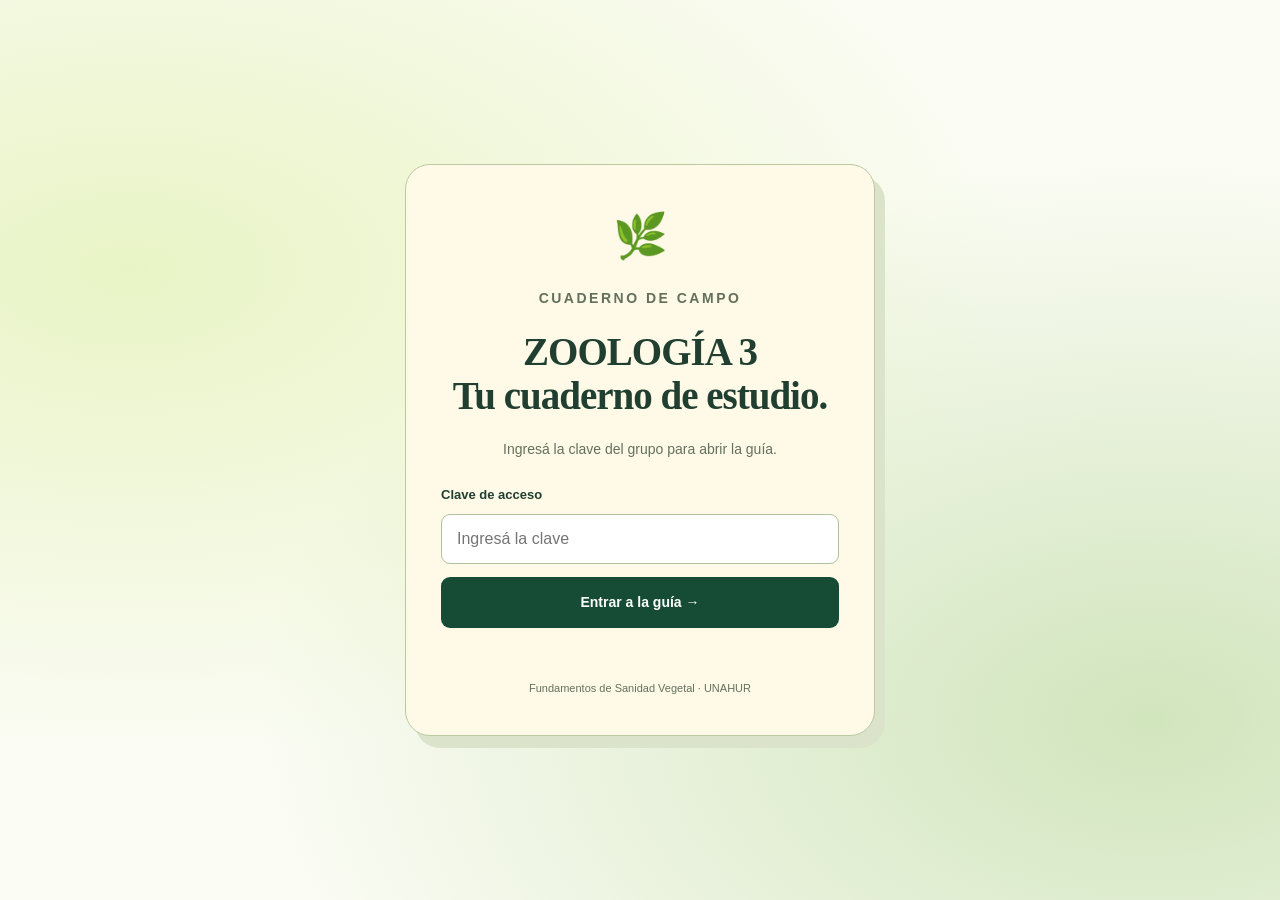
<file: zoologia-3/index.html>
<!doctype html><html lang="es"><head><meta charset="utf-8"><meta name="viewport" content="width=device-width,initial-scale=1"><meta name="description" content="Zoología 3: dípteros, himenópteros y lepidópteros. Veintitrés subtemas en orden, láminas y ejercicios."><meta name="theme-color" content="#164b36"><title>ZOOLOGÍA 3 · Cuaderno de campo</title><link rel="stylesheet" href="style.css?v=z3-1"></head><body class="accesslocked"><section id="accessGate" aria-labelledby="accessTitle"><div class="accesscard"><span class="gateleaf">🌿</span><p class="eyebrow">CUADERNO DE CAMPO</p><h1 id="accessTitle">ZOOLOGÍA 3<br>Tu cuaderno de estudio.</h1><p>Ingresá la clave del grupo para abrir la guía.</p><form id="accessForm"><label for="accessPin">Clave de acceso</label><input id="accessPin" type="password" inputmode="numeric" autocomplete="off" required placeholder="Ingresá la clave" aria-describedby="accessError"><button class="button" type="submit">Entrar a la guía →</button><p id="accessError" role="alert"></p></form><small>Fundamentos de Sanidad Vegetal · UNAHUR</small></div></section>

<header><a class="brand" href="#inicio"><span>✿</span> Cuaderno de campo<small>SANIDAD VEGETAL</small></a><nav aria-label="Principal"><a href="#indice">Índice</a><a href="#comparar">Comparar</a><a href="#repasar">Repasar</a><a class="navquiz" href="#desafio">¡A practicar! ↗</a></nav></header>
<main id="inicio"><section class="hero"><div class="herocopy"><p class="eyebrow">UNAHUR · ALIMENTOS · GUÍA DE ESTUDIO 05</p><span class="wood-label">Insectos de importancia agrícola</span><h1>ZOOLOGÍA 3<br><em>Tres órdenes.<br>Muchas historias.</em></h1><p>Conocé dípteros, himenópteros y lepidópteros: sus rasgos, ciclos, ejemplos y su papel en los cultivos. Seguí los 23 subtemas de tu índice.</p><div class="actions"><a class="button" href="#indice">Abrir el cuaderno ↓</a><a class="textlink" href="#desafio">Ponerme a prueba ↗</a></div><div class="herofoot"><span>🌿 3 órdenes · 23 subtemas</span><span>✎ 23 preguntas para practicar</span></div><a class="returnlink" href="../">← Ver todas las guías</a></div><div class="heroart"><img src="assets/001.webp" alt="Portada botánica de Zoología Agrícola 3 con mosca, avispa, hormiga, mariposa y oruga" fetchpriority="high"><div class="artnote">🔎 Cada detalle te cuenta algo.</div></div></section>
<section class="studyoverview"><p class="eyebrow">ANTES DE EMPEZAR</p><h2>Tres órdenes para observar mejor.</h2><p>Las láminas recorren los insectos de importancia agrícola: algunos causan daños y otros aportan polinización o control biológico.</p><div class="taxonomy"><span>1 · <strong>Dípteros</strong></span> → <span>2 · <strong>Himenópteros</strong></span> → <span>3 · <strong>Lepidópteros</strong></span></div><p class="factnote" style="margin-top:25px">Se conserva la numeración completa del índice: 1.1–1.8, 2.1–2.7 y 3.1–3.8. Algunos subtemas comparten lámina. Cuando el índice menciona manejo sin que la imagen detalle medidas, la ficha lo indica.</p></section><section id="indice"><div class="sectionhead"><div><p class="eyebrow">01 / TU RECORRIDO DE ESTUDIO</p><h2>Tres capítulos, en el orden de tu índice.</h2></div><p>Elegí una ficha o avanzá paso a paso. Podés marcar las que ya repasaste.</p></div><p class="studyprogress" id="studyProgress" aria-live="polite"></p><div class="indexgrid" id="indexGrid" aria-label="Índice de los veintitrés subtemas"></div><div id="orderPanel" tabindex="-1"></div><div class="panelnav"><button id="prevOrder">← Anterior</button><span id="orderCount"></span><button id="nextOrder">Siguiente →</button></div></section>
<section id="comparar" class="compare"><p class="eyebrow">02 / ENCONTRÁ LAS DIFERENCIAS</p><h2>Una mirada, muchas pistas.</h2><p>Buscá rasgos, especies o daños. Filtrá por orden sin alterar la secuencia del índice.</p><div class="searchrow"><label for="searchOrders">Buscar</label><input id="searchOrders" type="search" placeholder="Tema, especie o concepto…"><label for="metaFilter">Orden</label><select id="metaFilter"><option value="all">Todas</option><option>Dípteros</option><option>Himenópteros</option><option>Lepidópteros</option></select></div><p id="resultCount" class="source-note" aria-live="polite"></p><div class="tablewrap"><table><caption>Resumen de los veintitrés subtemas del módulo</caption><thead><tr><th>Subtema</th><th>Rasgo o concepto</th><th>Para recordar</th><th>Orden</th><th>Descripción</th></tr></thead><tbody id="comparisonBody"></tbody></table></div><p class="source-note">Las descripciones siguen las láminas originales. Las ilustraciones son material de estudio y no reemplazan una identificación específica.</p></section>
<section id="laboratorio" class="cyclelab"><p class="eyebrow">EXPLORÁ EL CICLO</p><h2>Cuatro etapas. Una transformación.</h2><p>Elegí una etapa para repasar la metamorfosis completa, compartida por los tres órdenes del módulo.</p><div class="cyclebuttons" aria-label="Etapas del ciclo"><button aria-pressed="true">1 · Huevo</button><button aria-pressed="false">2 · Larva</button><button aria-pressed="false">3 · Pupa</button><button aria-pressed="false">4 · Adulto</button></div><div id="cycleStage" class="cyclestage" aria-live="polite"></div><p class="cyclefoot">En lepidópteros, la larva se llama oruga y la pupa se presenta como crisálida.</p></section><section id="repasar" class="review"><div><p class="eyebrow">03 / HACÉ MEMORIA</p><h2>Leé la pregunta.<br>Recordá la idea.</h2><p>Una tarjeta por subtema, en el orden del índice. Intentá responder antes de darla vuelta.</p><label for="flashSelect">Ir a una ficha</label><br><select id="flashSelect" class="reviewselect"></select><div class="flashcontrols"><button id="prevFlash" aria-label="Ficha anterior">←</button><span id="flashCount"></span><button id="nextFlash" aria-label="Ficha siguiente">→</button></div></div><button class="flashcard" id="flashcard" aria-label="Mostrar respuesta"><span id="flashType"></span><strong id="flashText"></strong><small id="flashHint"></small></button></section>
<section id="desafio" class="quiz"><div class="sectionhead"><div><p class="eyebrow">04 / DESAFÍO DEL JARDÍN</p><h2>Veintitrés preguntas para afianzar ideas.</h2></div><p>Una pregunta por subtema, siguiendo el índice. Aprendé con cada explicación.</p></div><div class="quizbox"><div class="quiztop"><span id="quizCount"></span><span id="quizScore"></span></div><div class="progress"><div id="progressFill"></div></div><h3 id="question" tabindex="-1"></h3><div id="answers"></div><p id="feedback" aria-live="polite"></p><button id="nextQuestion" class="button" hidden>Siguiente pregunta →</button><button id="restart" class="button" hidden>Volver a practicar ↻</button></div></section>
<section class="gallery"><div class="sectionhead"><div><p class="eyebrow">TU MATERIAL DE CONSULTA</p><h2>Ocho láminas para explorar.</h2></div><p>Portada, índice y seis láminas de contenido en orden. Imágenes pequeñas, proporcionadas y con descripción. Tocá para ampliar.</p></div><div id="galleryGrid"></div></section>
<section class="share"><span>🌱</span><div><h2>Aprender también es compartir.</h2><p>Compartí esta guía y la clave del grupo con tus compañeros.</p></div><button id="shareButton" class="button">Compartir guía ↗</button><p id="shareStatus" aria-live="polite"></p></section></main>
<footer><div class="brand">✿ Cuaderno de campo</div><p>Fundamentos de Sanidad Vegetal · Tecnicatura Universitaria en Alimentos<br>UNAHUR – Universidad Nacional de Hurlingham</p><p>Material de las láminas: Carlos Arturo d'Albuquerque.<br><a href="../">Ver todas las guías →</a></p></footer><dialog id="imageDialog"><button id="closeDialog" aria-label="Cerrar lámina">Cerrar ✕</button><img id="fullImage" alt=""><p id="imageCaption"></p></dialog><script src="access.js"></script><script src="data.js"></script><script src="app.js?v=z3-1"></script></body></html>
</file>
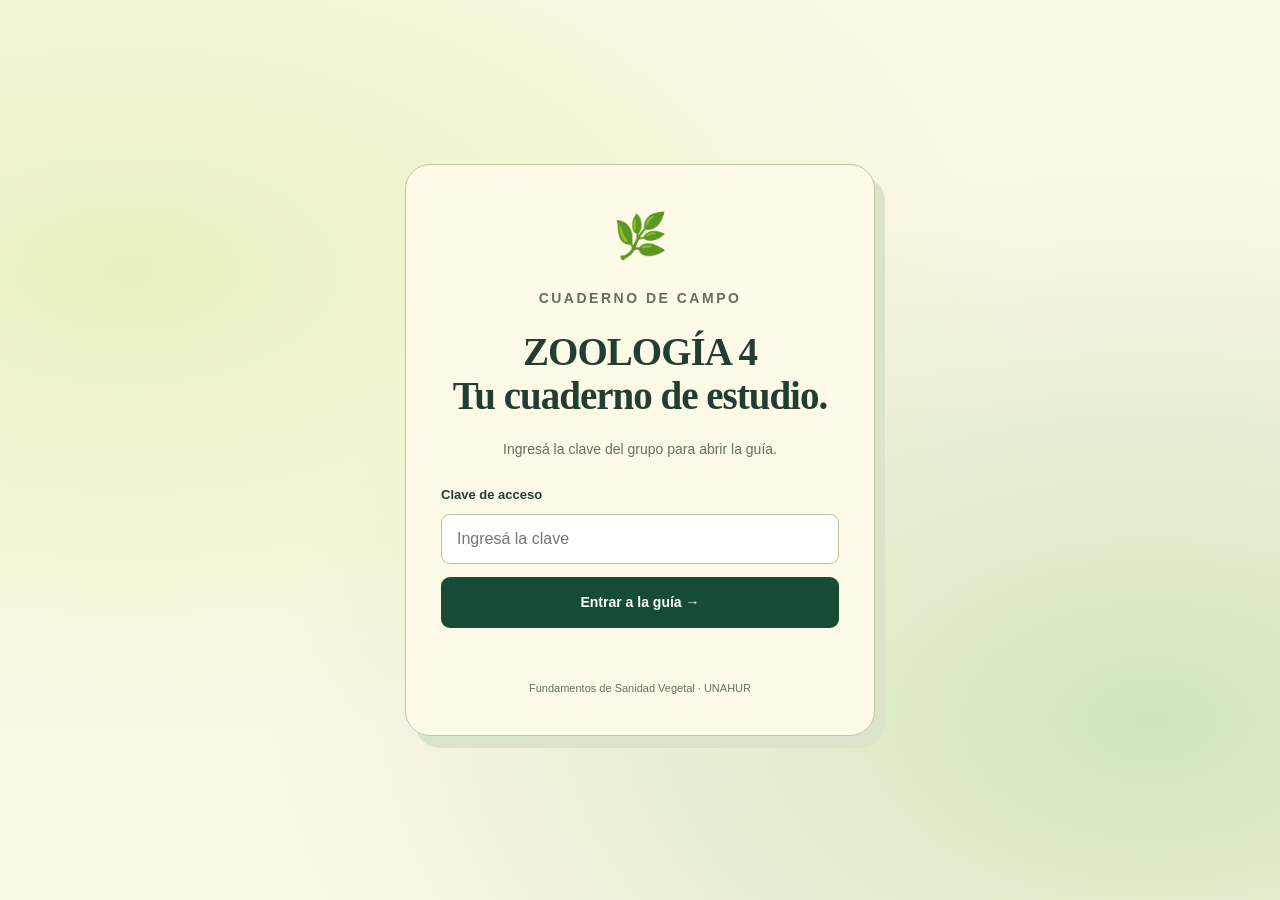
<file: zoologia-4/index.html>
<!doctype html><html lang="es"><head><meta charset="utf-8"><meta name="viewport" content="width=device-width,initial-scale=1"><meta name="description" content="Zoología 4: trece temas, ciclos de vida, plagas y enfermedades. Láminas y ejercicios interactivos."><meta name="theme-color" content="#164b36"><title>ZOOLOGÍA 4 · Cuaderno de campo</title><link rel="stylesheet" href="style.css?v=z4-1"></head><body class="accesslocked"><section id="accessGate" aria-labelledby="accessTitle"><div class="accesscard"><span class="gateleaf">🌿</span><p class="eyebrow">CUADERNO DE CAMPO</p><h1 id="accessTitle">ZOOLOGÍA 4<br>Tu cuaderno de estudio.</h1><p>Ingresá la clave del grupo para abrir la guía.</p><form id="accessForm"><label for="accessPin">Clave de acceso</label><input id="accessPin" type="password" inputmode="numeric" autocomplete="off" required placeholder="Ingresá la clave" aria-describedby="accessError"><button class="button" type="submit">Entrar a la guía →</button><p id="accessError" role="alert"></p></form><small>Fundamentos de Sanidad Vegetal · UNAHUR</small></div></section>

<header><a class="brand" href="#inicio"><span>✿</span> Cuaderno de campo<small>SANIDAD VEGETAL</small></a><nav aria-label="Principal"><a href="#indice">Índice</a><a href="#comparar">Comparar</a><a href="#repasar">Repasar</a><a class="navquiz" href="#desafio">¡A practicar! ↗</a></nav></header>
<main id="inicio"><section class="hero"><div class="herocopy"><p class="eyebrow">UNAHUR · VIVERISMO · GUÍA DE ESTUDIO 04</p><span class="wood-label">Observar, comprender y cuidar</span><h1>ZOOLOGÍA 4<br><em>La vida en<br>el cultivo.</em></h1><p>Explorá ciclos de vida, ambiente, plagas y enfermedades. Trece temas para estudiar, comparar y practicar en el orden de tu índice.</p><div class="actions"><a class="button" href="#indice">Abrir el cuaderno ↓</a><a class="textlink" href="#desafio">Ponerme a prueba ↗</a></div><div class="herofoot"><span>🌿 13 temas, en orden</span><span>✎ 26 preguntas para practicar</span></div><a class="returnlink" href="../">← Ver todas las guías</a></div><div class="heroart"><img src="assets/portada.webp" alt="Portada de Sanidad Vegetal con observación de plantas, laboratorio y vivero" fetchpriority="high"><div class="artnote">🔎 Cada detalle te cuenta algo.</div></div></section>
<section class="studyoverview"><p class="eyebrow">ANTES DE EMPEZAR</p><h2>Un recorrido para entender el cultivo.</h2><p>Del ciclo de vida al manejo integrado: relacioná organismos, ambiente y daños.</p><div class="taxonomy"><span><strong>Ciclos</strong> y desarrollo</span> → <span><strong>Ambiente</strong> y modelos</span> → <span><strong>Plagas</strong> y enfermedades</span></div><p class="factnote" style="margin-top:25px">Se conservan los trece puntos del índice, incluidos los temas 8 y 10 que comparan ciclos y generaciones. Las láminas originales se mantienen; las aclaraciones verificadas se muestran por separado en las fichas 7 y 8.</p></section><section id="indice"><div class="sectionhead"><div><p class="eyebrow">01 / TU RECORRIDO DE ESTUDIO</p><h2>Del 01 al 13, como en tu índice.</h2></div><p>Elegí una ficha o avanzá paso a paso. Podés marcar las que ya repasaste.</p></div><p class="studyprogress" id="studyProgress" aria-live="polite"></p><div class="indexgrid" id="indexGrid" aria-label="Índice de los trece temas"></div><div id="orderPanel" tabindex="-1"></div><div class="panelnav"><button id="prevOrder">← Anterior</button><span id="orderCount"></span><button id="nextOrder">Siguiente →</button></div></section>
<section id="comparar" class="compare"><p class="eyebrow">02 / ENCONTRÁ LAS DIFERENCIAS</p><h2>Una mirada, muchas pistas.</h2><p>Buscá conceptos, especies y temas sin perder el orden del índice.</p><div class="searchrow"><label for="searchOrders">Buscar</label><input id="searchOrders" type="search" placeholder="Tema, especie o concepto…"><label for="metaFilter">Tipo de tema</label><select id="metaFilter"><option value="all">Todas</option><option>Presentación</option><option>Conceptos</option><option>Plaga</option><option>Enfermedad</option><option>Modelos</option><option>Ambiente</option><option>Grupos</option></select></div><p id="resultCount" class="source-note" aria-live="polite"></p><div class="tablewrap"><table><caption>Resumen de los trece temas del módulo</caption><thead><tr><th>Tema</th><th>Organismo o concepto</th><th>Idea central</th><th>Tipo</th><th>Descripción</th></tr></thead><tbody id="comparisonBody"></tbody></table></div><p class="source-note">Los contenidos se basan en las láminas; las notas con fuente aclaran ejemplos que requieren contexto.</p></section>
<section id="laboratorio" class="cyclelab"><p class="eyebrow">EXPLORÁ LOS CONCEPTOS</p><h2>Ciclos no es lo mismo que generaciones.</h2><p>Cambiá las cantidades y observá cómo se llama cada caso. Es un ejercicio de clasificación, no un pronóstico de campo.</p><div class="cyclegrid"><div class="cyclecontrol"><label for="diseaseCycles">Ciclos de infección en la campaña</label><select id="diseaseCycles"><option value="1">1 ciclo</option><option value="2">2 ciclos</option><option value="3">3 ciclos</option></select><output id="diseaseResult" aria-live="polite"></output></div><div class="cyclecontrol"><label for="pestGenerations">Generaciones de una plaga por año</label><select id="pestGenerations"><option value="0.5">Menos de 1: el ciclo tarda más de un año</option><option value="1" selected>1 generación</option><option value="2">2 generaciones</option><option value="3">3 o más generaciones</option></select><output id="pestResult" aria-live="polite"></output></div></div></section><section id="repasar" class="review"><div><p class="eyebrow">03 / HACÉ MEMORIA</p><h2>Leé la pregunta.<br>Recordá la idea.</h2><p>Una tarjeta por tema, en el orden del índice. Intentá responder antes de darla vuelta.</p><label for="flashSelect">Ir a una ficha</label><br><select id="flashSelect" class="reviewselect"></select><div class="flashcontrols"><button id="prevFlash" aria-label="Ficha anterior">←</button><span id="flashCount"></span><button id="nextFlash" aria-label="Ficha siguiente">→</button></div></div><button class="flashcard" id="flashcard" aria-label="Mostrar respuesta"><span id="flashType"></span><strong id="flashText"></strong><small id="flashHint"></small></button></section>
<section id="desafio" class="quiz"><div class="sectionhead"><div><p class="eyebrow">04 / DESAFÍO DEL JARDÍN</p><h2>Trece temas. Veintiséis desafíos.</h2></div><p>Dos preguntas por tema, siguiendo el índice. Aprendé con cada explicación.</p></div><div class="quizbox"><div class="quiztop"><span id="quizCount"></span><span id="quizScore"></span></div><div class="progress"><div id="progressFill"></div></div><h3 id="question" tabindex="-1"></h3><div id="answers"></div><p id="feedback" aria-live="polite"></p><button id="nextQuestion" class="button" hidden>Siguiente pregunta →</button><button id="restart" class="button" hidden>Volver a practicar ↻</button></div></section>
<section class="gallery"><div class="sectionhead"><div><p class="eyebrow">TU MATERIAL DE CONSULTA</p><h2>Quince láminas para explorar.</h2></div><p>Portada, índice y las trece páginas del módulo. Imágenes pequeñas, proporcionadas y con descripción. Tocá para ampliar.</p></div><div id="galleryGrid"></div></section>
<section class="sources"><p class="eyebrow">ACLARACIONES PARA ESTUDIAR</p><h2>Contrastá los ejemplos.</h2><p>Las imágenes originales pueden contener simplificaciones. Las fichas y ejercicios incorporan estas precisiones:</p><ul><li>Mosaico del rosal: transmisión por propagación con material infectado; no se atribuye a pulgones. <a href="https://ipm.ucanr.edu/home-and-landscape/rose-mosaic-virus/" target="_blank" rel="noopener">UC IPM</a>.</li><li>La carpocapsa puede tener varias generaciones según el clima. <a href="https://ipm.ucanr.edu/home-and-landscape/codling-moth/" target="_blank" rel="noopener">UC IPM</a>.</li><li>La roya del tallo tiene infecciones repetidas y no es un buen ejemplo de enfermedad monocíclica. <a href="https://www.apsnet.org/edcenter/pdlessons/Pages/StemRust.aspx" target="_blank" rel="noopener">American Phytopathological Society</a>.</li></ul></section><section class="share"><span>🌱</span><div><h2>Aprender también es compartir.</h2><p>Compartí esta guía y la clave del grupo con tus compañeros.</p></div><button id="shareButton" class="button">Compartir guía ↗</button><p id="shareStatus" aria-live="polite"></p></section></main>
<footer><div class="brand">✿ Cuaderno de campo</div><p>Fundamentos de Sanidad Vegetal · Tecnicatura Universitaria en Viverismo<br>UNAHUR – Universidad Nacional de Hurlingham</p><p>Material de las láminas: Carlos Arturo d'Albuquerque.<br><a href="../">Ver todas las guías →</a></p></footer><dialog id="imageDialog"><button id="closeDialog" aria-label="Cerrar lámina">Cerrar ✕</button><img id="fullImage" alt=""><p id="imageCaption"></p></dialog><script src="access.js"></script><script src="data.js"></script><script src="app.js?v=z4-1"></script></body></html>
</file>
<file: animalia/style.css>
:root{--green:#164b36;--ink:#203f30;--cream:#fcf7e9;--lime:#d9ed9d;--line:#d4dac4;--brown:#7c4b27}*{box-sizing:border-box}html{scroll-behavior:smooth;scroll-padding-top:100px}body{margin:0;background:var(--cream);color:var(--ink);font-family:'Trebuchet MS',Arial,sans-serif;line-height:1.65}button,a{-webkit-tap-highlight-color:transparent}button{font:inherit;cursor:pointer}a{color:inherit;text-decoration:none}button:focus-visible,a:focus-visible,[tabindex]:focus-visible{outline:3px solid #c67c25;outline-offset:5px}header{display:flex;align-items:center;justify-content:space-between;padding:20px 6%;border-bottom:1px solid var(--line);background:#fcf7e9f5;position:sticky;top:0;z-index:5}.brand{font-weight:900;font-size:20px;line-height:1.2}.brand span{font-size:31px;margin-right:8px}.brand small{display:block;font-size:9px;letter-spacing:3px;margin:5px 0 0 43px}nav{display:flex;gap:29px;align-items:center;font-size:14px;font-weight:bold}.navquiz{border:1px solid var(--green);border-radius:30px;padding:10px 19px}main>section{padding:80px 7%;scroll-margin-top:0}.hero{display:grid;grid-template-columns:1fr 1fr;gap:5%;padding-top:46px;padding-bottom:55px;align-items:center;background:radial-gradient(ellipse at 4% 70%,#e1edc5,transparent 50%)}.eyebrow{font-size:11px;font-weight:900;letter-spacing:2.5px;margin:0 0 18px;color:#537247}.wood-label{display:inline-block;padding:4px 16px;border:1px solid #dab17b;border-radius:5px;background:linear-gradient(170deg,#ffefd2,#f2c98c);color:var(--brown);font-size:13px;transform:rotate(-2deg);box-shadow:0 3px 0 #d9b37a}h1,h2,h3,p{margin-top:0}h1{font-family:Georgia,serif;font-size:clamp(45px,5.6vw,83px);line-height:1.04;letter-spacing:-3px;margin:25px 0}h1 em{color:#527a32;font-style:normal}h2{font:700 clamp(29px,3vw,44px)/1.17 Georgia,serif;letter-spacing:-1px;margin-bottom:20px}h3{line-height:1.3}.herocopy>p:not(.eyebrow){max-width:430px;font-size:16px;color:#61715c}.actions{display:flex;gap:22px;align-items:center;margin-top:28px}.button{background:var(--green);color:#fff;border:0;display:inline-flex;justify-content:center;gap:20px;padding:14px 23px;border-radius:9px;font-size:14px;font-weight:bold;transition:.2s}.button:hover{background:#2c6946;transform:translateY(-2px)}.textlink{font-size:13px;font-weight:bold}.herofoot{display:flex;gap:22px;border-top:1px solid var(--line);margin-top:35px;padding-top:19px;font-size:11px;color:#65705a}.heroart{position:relative;transform:rotate(2deg);padding:10px;background:#fff7db;border:1px solid #c5be99;border-radius:150px 150px 20px 20px;box-shadow:12px 15px 0 #dce6c8}.heroart img{width:100%;height:560px;object-fit:cover;object-position:center 48%;border-radius:140px 140px 13px 13px;display:block}.artnote{position:absolute;bottom:26px;left:50%;transform:translateX(-50%) rotate(-4deg);width:max-content;max-width:95%;background:#fff7df;padding:8px 18px;font-size:13px;box-shadow:0 4px 12px #17361833}.intro{border-top:1px solid var(--line);border-bottom:1px solid var(--line);display:grid;grid-template-columns:1fr 1.7fr;gap:55px;background:#edf1df}.intro>div>p:last-child{color:#61715c;font-size:14px}.traits{display:grid;grid-template-columns:repeat(3,1fr);gap:25px;align-items:center}.traits h3{font-size:16px;margin:18px 0 10px}.traits p{font-size:13px;color:#61715c}.traiticon{width:59px;height:59px;border-radius:50%;display:grid;place-items:center;background:#fbe8a6;font-size:30px;border:1px solid #dec569}.pink{background:#f8d3cd;border-color:#dcb4ad}.blue{background:#cee5ed;border-color:#a1c6d4}.sectionhead{display:flex;justify-content:space-between;align-items:end;gap:40px;margin-bottom:30px}.sectionhead h2{margin-bottom:0}.sectionhead>p{font-size:14px;max-width:260px;color:#64715e;margin:0}.tabs{display:flex;gap:10px;margin:35px 0 22px;flex-wrap:wrap}.tabs button{background:transparent;border:1px solid #c5cfb9;border-radius:40px;padding:11px 24px;color:var(--green);font-weight:bold}.tabs button[aria-selected=true]{background:var(--green);color:white;border-color:var(--green)}.groupcard{display:grid;grid-template-columns:1fr 1.1fr;border:1px solid #b8c69f;border-radius:20px;overflow:hidden;background:#edf0dc}.groupimage{border:0;padding:0;position:relative;background:#234f33;overflow:hidden}.groupimage img{display:block;width:100%;height:510px;object-fit:cover;object-position:center 50%;transition:.4s}.groupimage:hover img{transform:scale(1.035)}.groupimage span{position:absolute;bottom:20px;left:20px;background:#fff6dc;border-radius:20px;padding:6px 15px;font-size:12px;color:var(--green)}.groupinfo{padding:40px}.groupinfo h3{font:700 40px Georgia,serif;margin:10px 0 20px}.groupinfo .latin{font-size:11px;letter-spacing:2px;color:#61715c}.groupinfo ul{padding:0;list-style:none}.groupinfo li{padding:10px 0;border-bottom:1px dashed #b5c49e;font-size:15px}.groupinfo li:before{content:'✿';margin-right:12px;color:#779646}.example{background:#fff9e9;border-radius:10px;padding:15px;font-size:14px;margin-top:25px}.example strong{display:block;font-size:10px;letter-spacing:2px;color:#62754d}.compare{background:#e6edda}.compare>p{color:#63715c}.tablewrap{overflow-x:auto;border:1px solid #bdc9ac;border-radius:13px;background:#fffaf0;margin-top:28px}table{width:100%;border-collapse:collapse;font-size:14px;min-width:750px;text-align:left}caption{position:absolute;clip-path:inset(50%);width:1px;height:1px;overflow:hidden}th,td{padding:19px 21px;border-bottom:1px solid #dfe3d3}thead{background:var(--green);color:white}tbody th{white-space:nowrap}tbody tr:last-child>*{border:0}.source-note{font-size:12px;margin-top:17px;max-width:850px}.review{display:grid;grid-template-columns:1fr 1.3fr;gap:70px;align-items:center}.review p{color:#68745e;font-size:14px}.flashcontrols{display:flex;align-items:center;gap:20px;margin-top:26px}.flashcontrols button{border:1px solid #b5c19d;border-radius:50%;width:40px;height:40px;background:transparent}.flashcontrols span{font-size:13px}.flashcard{min-height:295px;border:1px solid #c9b782;border-radius:16px;background:repeating-linear-gradient(0deg,transparent,transparent 31px,#e9dfc3 32px),#fff7dc;padding:35px;color:var(--green);box-shadow:7px 8px 0 #e4e8d3;transform:rotate(-1.5deg);display:flex;flex-direction:column;align-items:center;justify-content:space-between;gap:25px}.flashcard>span{font-size:10px;letter-spacing:3px;color:#7d875e}.flashcard strong{font:700 28px/1.4 Georgia,serif;max-width:480px}.flashcard small{font-size:12px;color:#6a7657}.quiz{background:#174d36;color:#fff8e7}.quiz .eyebrow{color:#c2d88d}.quiz .sectionhead>p{color:#c1d0b9}.quizbox{background:#fff9ea;color:var(--green);border-radius:18px;padding:38px;max-width:870px;margin:35px auto 0}.quiztop{display:flex;justify-content:space-between;font-size:12px;font-weight:bold}.progress{height:5px;background:#e5e8d9;border-radius:9px;margin:18px 0 30px;overflow:hidden}.progress div{height:100%;background:#8ca94c;transition:width .3s}.quizbox h3{font:700 27px/1.3 Georgia,serif}#answers{display:grid;grid-template-columns:1fr 1fr;gap:12px}#answers button{border:1px solid #c5cdb8;background:white;color:var(--green);border-radius:9px;padding:15px;text-align:left;font-size:14px}#answers button:not(:disabled):hover{background:#e9efda}#answers button:disabled{cursor:default;opacity:1}#answers .correct{background:#dcecc3;border-color:#5f873a}#answers .wrong{background:#fae1d6;border-color:#c77553}#feedback{font-size:14px;margin:20px 0 12px}#galleryGrid{display:grid;grid-template-columns:repeat(5,1fr);gap:20px}.poster{padding:0;background:none;border:0;text-align:left;color:var(--green)}.poster img{width:100%;border-radius:10px;display:block;box-shadow:4px 5px 0 #dee4cd;transition:.2s}.poster:hover img{transform:translateY(-5px)}.poster span{display:block;margin:12px 0;font-size:13px;font-weight:bold}.share{padding-top:35px;padding-bottom:35px;margin:0 7% 60px;border:1px solid #bdcba5;border-radius:15px;background:#eaf0da;display:flex;align-items:center;gap:25px;flex-wrap:wrap}.share>span{font-size:42px}.share h2{font-size:27px;margin-bottom:8px}.share p{font-size:13px;margin:0;color:#63715c}.share .button{margin-left:auto}#shareStatus{width:100%}footer{padding:36px 7%;border-top:1px solid var(--line);display:flex;gap:40px;justify-content:space-between;align-items:center}footer p{font-size:10px;color:#69755f;margin:0}dialog{border:0;border-radius:15px;padding:15px;background:#fcf7e9;max-width:94vw;width:760px;max-height:94vh}dialog::backdrop{background:#102a20da}dialog img{width:100%;display:block}dialog button{position:sticky;top:0;float:right;background:var(--green);color:white;padding:10px 20px;border:0;border-radius:20px}dialog p{font-size:13px;text-align:center;margin:10px}button[hidden]{display:none!important}@media(min-width:1500px){main,header,footer{max-width:1600px;margin:auto}}@media(max-width:900px){header{padding:15px 5%}nav{gap:14px}.hero{gap:30px}h1{font-size:55px}.heroart img{height:490px}.actions{align-items:start;flex-direction:column;gap:12px}.herofoot{flex-direction:column;gap:5px}.intro{grid-template-columns:1fr;gap:20px}.review{gap:30px}main>section{padding:55px 6%}.groupinfo{padding:27px}.groupimage img{height:510px}#galleryGrid{gap:12px}footer{flex-wrap:wrap}.share{margin:0 6% 40px;padding:25px}}@media(max-width:620px){header{align-items:center}.brand{font-size:15px}.brand small{font-size:7px;margin-left:0}.brand span{font-size:23px}nav{gap:12px}nav a{font-size:11px}nav a:nth-child(2),nav a:nth-child(3){display:none}.navquiz{padding:8px 10px}.hero{grid-template-columns:1fr;padding-top:35px}.hero h1{font-size:59px;letter-spacing:-2px}.herocopy>p:not(.eyebrow){font-size:15px}.actions{flex-direction:row;align-items:center;gap:18px}.textlink{font-size:12px}.herofoot{flex-direction:row;gap:15px}.heroart{margin:15px 12px 15px}.heroart img{height:440px}.traits{gap:15px}.traits h3{font-size:14px}.traits p{font-size:12px}.traiticon{height:48px;width:48px;font-size:25px}.sectionhead{display:block}.sectionhead>p{margin-top:18px;max-width:none}.tabs{gap:7px}.tabs button{padding:9px 13px;font-size:12px}.groupcard{grid-template-columns:1fr}.groupimage img{height:360px}.groupinfo h3{font-size:34px}.groupinfo li{font-size:14px}.review{grid-template-columns:1fr;gap:28px}.flashcard{min-height:280px}.quizbox{padding:23px}#answers{grid-template-columns:1fr}.quizbox h3{font-size:23px}#galleryGrid{grid-template-columns:repeat(2,1fr);gap:22px}.share{gap:15px}.share .button{margin-left:0}.share h2{font-size:25px}footer{gap:23px}h2{font-size:32px}.eyebrow{font-size:10px}}@media(prefers-reduced-motion:reduce){html{scroll-behavior:auto}*{transition:none!important}}
body.accesslocked>header,body.accesslocked>main,body.accesslocked>footer{display:none}#accessGate{min-height:100vh;display:grid;place-items:center;padding:25px;background:radial-gradient(ellipse at 10% 30%,#d9ed9d88,transparent 55%),radial-gradient(ellipse at 90% 80%,#d1e5bd,transparent 55%)}#accessGate[hidden]{display:none}.accesscard{width:100%;max-width:470px;text-align:center;background:#fff9e8;border:1px solid #bac99f;border-radius:25px;padding:35px;box-shadow:10px 12px 0 #dbe4ca}.gateleaf{font-size:44px}.accesscard .eyebrow{margin-top:15px}.accesscard h1{font:700 39px/1.13 Georgia,serif;letter-spacing:-1px;margin:20px 0}.accesscard>p{font-size:14px;color:#63715c}.accesscard label{display:block;text-align:left;font-size:13px;font-weight:bold;margin:23px 0 8px}.accesscard input{width:100%;border:1px solid #b2c09d;border-radius:9px;padding:15px;font:16px 'Trebuchet MS',sans-serif;background:white;color:#164b36}.accesscard input:focus-visible{outline:3px solid #a9c46d;outline-offset:2px}.accesscard .button{width:100%;margin-top:13px}.accesscard small{font-size:11px;color:#63715c}#accessError{color:#a23e2b;font-size:13px;min-height:22px;margin:12px 0}

.heroart img{object-fit:contain;background:#e3ebcd}.heroart{border-radius:22px}.heroart img{border-radius:14px;height:560px}.studyoverview{background:#edf1df}.taxonomy{display:flex;gap:12px;align-items:center;flex-wrap:wrap;margin-top:24px}.taxonomy span{padding:7px 15px;background:#fff9e8;border:1px solid #c0cba8;border-radius:7px;font-size:13px}.indexgrid{display:grid;grid-template-columns:repeat(5,1fr);gap:12px;margin:28px 0}.indexitem{border:1px solid #c5cfb2;border-radius:12px;background:#fffaf0;padding:14px 9px;text-align:left;color:#164b36;display:flex;gap:9px;align-items:center;min-width:0}.indexitem[aria-pressed=true]{background:#164b36;color:#fff}.indexitem strong{font-size:12px}.indexitem small{display:block;opacity:.7;font-size:10px}.indexnum{font:700 23px Georgia,serif;color:#8aa45a}.indexitem[aria-pressed=true] .indexnum{color:#d9ed9d}.groupinfo h3{font-size:36px;overflow-wrap:anywhere}.groupimage img{object-fit:contain;background:#d9e6be;height:590px}.groupimage{display:flex;align-items:center}.groupinfo li{font-size:15px}.panelnav{display:flex;gap:15px;align-items:center;justify-content:space-between;margin:18px 0}.panelnav button{border:1px solid #b8c4a4;background:#fff9e8;color:#164b36;padding:10px 17px;border-radius:8px}.panelnav button:disabled{opacity:.4;cursor:default}.panelnav span{font-size:12px}.studied{display:flex;gap:10px;align-items:center;margin-top:22px;font-size:14px}.studied input{accent-color:#164b36;width:19px;height:19px}.studyprogress{font-size:13px;color:#63715c}.searchrow{display:flex;gap:15px;align-items:center;flex-wrap:wrap}.searchrow input,.searchrow select{font:inherit;padding:11px;border:1px solid #b6c49e;border-radius:8px;background:#fffdf5;color:#164b36}.searchrow input{flex:1;min-width:160px}.gallery #galleryGrid{grid-template-columns:repeat(4,1fr)}.factnote{border-left:3px solid #97ad65;padding-left:15px;font-size:12px;color:#63715c}.compare td{max-width:240px;min-width:120px}.compare th:first-child{position:sticky;left:0;background:#fffaf0}.compare thead th:first-child{background:#164b36}.compare .tablewrap{max-height:620px}.compare thead{position:sticky;top:0;z-index:1}.reviewselect{font:inherit;font-size:13px;border:1px solid #b8c4a4;border-radius:8px;background:#fff9e8;color:#164b36;padding:10px;margin:8px 0}.quizintro{font-size:13px;color:#63715c}.artnote{white-space:normal;text-align:center}.returnlink{font-size:12px;display:block;margin-top:18px;text-decoration:underline}@media(max-width:1000px){.indexgrid{grid-template-columns:repeat(3,1fr)}.groupinfo{padding:25px}.groupimage img{height:570px}}@media(max-width:620px){.indexgrid{grid-template-columns:repeat(2,1fr)}.heroart img{height:auto;max-height:none}.groupimage img{height:auto;width:100%;max-height:650px}.gallery #galleryGrid{grid-template-columns:repeat(2,1fr)}.groupinfo h3{font-size:31px}.panelnav{gap:8px}.panelnav button{font-size:12px;padding:9px}.taxonomy{gap:7px}.taxonomy span{font-size:11px;padding:5px 9px}}.hero{grid-template-columns:minmax(0,1fr) minmax(0,1fr)}.herocopy{min-width:0}.hero h1{font-size:clamp(40px,4.7vw,72px);letter-spacing:-2px}.heroart img{height:auto;max-height:none}.indexitem{overflow-wrap:anywhere}.indexitem span:last-child{min-width:0}@media(max-width:620px){.hero{grid-template-columns:1fr}.hero h1{font-size:53px}.heroart{max-width:440px;margin:20px auto;width:94%}}

.indexgrid{grid-template-columns:repeat(3,minmax(0,1fr))}.indexitem strong{font-size:13px}.supplement{padding:20px;background:#fff9e8;border:1px solid #bdcba5;border-radius:12px;margin-top:20px}.supplement h4{margin:0 0 10px}.supplement p{font-size:14px}.supplement a{display:inline-block;text-decoration:underline;font-size:13px}.supplement button{background:#164b36;color:white;border:0;border-radius:8px;padding:9px 15px;font:inherit;font-size:13px;margin-bottom:10px}@media(max-width:620px){.indexgrid{grid-template-columns:repeat(2,minmax(0,1fr))}}
/* Láminas compactas: conservar las proporciones originales. */
#galleryGrid,.gallery #galleryGrid{grid-template-columns:repeat(auto-fit,minmax(165px,1fr));gap:26px 20px;align-items:start}.poster{display:flex;flex-direction:column;align-items:center;align-self:start;width:100%;height:auto;min-width:0}.poster img{display:block;width:100%;max-width:180px;height:auto;aspect-ratio:1055/1491;object-fit:contain;flex:none}.poster span{display:block;width:100%;font-size:13px;line-height:1.5;margin:13px 0 5px;text-align:left}.poster .poster-description{display:block;width:100%;font:12px/1.6 'Trebuchet MS',Arial,sans-serif;color:#63715c;text-align:left}.groupimage{justify-content:center;align-items:center;padding:18px}.groupimage img{width:auto;max-width:100%;height:auto;max-height:470px;object-fit:contain}.groupimage span{bottom:10px;left:50%;transform:translateX(-50%);white-space:nowrap}dialog img{height:auto;object-fit:contain}@media(max-width:620px){#galleryGrid,.gallery #galleryGrid{grid-template-columns:repeat(2,minmax(0,1fr));gap:24px 16px}.poster img{max-width:150px;height:auto}.poster span{font-size:12px}.poster .poster-description{font-size:12px}.groupimage img{width:auto;height:auto;max-height:430px;max-width:100%}}
</file>
<file: arthropoda/style.css>
:root{--green:#164b36;--ink:#203f30;--cream:#fcf7e9;--lime:#d9ed9d;--line:#d4dac4;--brown:#7c4b27}*{box-sizing:border-box}html{scroll-behavior:smooth;scroll-padding-top:100px}body{margin:0;background:var(--cream);color:var(--ink);font-family:'Trebuchet MS',Arial,sans-serif;line-height:1.65}button,a{-webkit-tap-highlight-color:transparent}button{font:inherit;cursor:pointer}a{color:inherit;text-decoration:none}button:focus-visible,a:focus-visible,[tabindex]:focus-visible{outline:3px solid #c67c25;outline-offset:5px}header{display:flex;align-items:center;justify-content:space-between;padding:20px 6%;border-bottom:1px solid var(--line);background:#fcf7e9f5;position:sticky;top:0;z-index:5}.brand{font-weight:900;font-size:20px;line-height:1.2}.brand span{font-size:31px;margin-right:8px}.brand small{display:block;font-size:9px;letter-spacing:3px;margin:5px 0 0 43px}nav{display:flex;gap:29px;align-items:center;font-size:14px;font-weight:bold}.navquiz{border:1px solid var(--green);border-radius:30px;padding:10px 19px}main>section{padding:80px 7%;scroll-margin-top:0}.hero{display:grid;grid-template-columns:1fr 1fr;gap:5%;padding-top:46px;padding-bottom:55px;align-items:center;background:radial-gradient(ellipse at 4% 70%,#e1edc5,transparent 50%)}.eyebrow{font-size:11px;font-weight:900;letter-spacing:2.5px;margin:0 0 18px;color:#537247}.wood-label{display:inline-block;padding:4px 16px;border:1px solid #dab17b;border-radius:5px;background:linear-gradient(170deg,#ffefd2,#f2c98c);color:var(--brown);font-size:13px;transform:rotate(-2deg);box-shadow:0 3px 0 #d9b37a}h1,h2,h3,p{margin-top:0}h1{font-family:Georgia,serif;font-size:clamp(45px,5.6vw,83px);line-height:1.04;letter-spacing:-3px;margin:25px 0}h1 em{color:#527a32;font-style:normal}h2{font:700 clamp(29px,3vw,44px)/1.17 Georgia,serif;letter-spacing:-1px;margin-bottom:20px}h3{line-height:1.3}.herocopy>p:not(.eyebrow){max-width:430px;font-size:16px;color:#61715c}.actions{display:flex;gap:22px;align-items:center;margin-top:28px}.button{background:var(--green);color:#fff;border:0;display:inline-flex;justify-content:center;gap:20px;padding:14px 23px;border-radius:9px;font-size:14px;font-weight:bold;transition:.2s}.button:hover{background:#2c6946;transform:translateY(-2px)}.textlink{font-size:13px;font-weight:bold}.herofoot{display:flex;gap:22px;border-top:1px solid var(--line);margin-top:35px;padding-top:19px;font-size:11px;color:#65705a}.heroart{position:relative;transform:rotate(2deg);padding:10px;background:#fff7db;border:1px solid #c5be99;border-radius:150px 150px 20px 20px;box-shadow:12px 15px 0 #dce6c8}.heroart img{width:100%;height:560px;object-fit:cover;object-position:center 48%;border-radius:140px 140px 13px 13px;display:block}.artnote{position:absolute;bottom:26px;left:50%;transform:translateX(-50%) rotate(-4deg);width:max-content;max-width:95%;background:#fff7df;padding:8px 18px;font-size:13px;box-shadow:0 4px 12px #17361833}.intro{border-top:1px solid var(--line);border-bottom:1px solid var(--line);display:grid;grid-template-columns:1fr 1.7fr;gap:55px;background:#edf1df}.intro>div>p:last-child{color:#61715c;font-size:14px}.traits{display:grid;grid-template-columns:repeat(3,1fr);gap:25px;align-items:center}.traits h3{font-size:16px;margin:18px 0 10px}.traits p{font-size:13px;color:#61715c}.traiticon{width:59px;height:59px;border-radius:50%;display:grid;place-items:center;background:#fbe8a6;font-size:30px;border:1px solid #dec569}.pink{background:#f8d3cd;border-color:#dcb4ad}.blue{background:#cee5ed;border-color:#a1c6d4}.sectionhead{display:flex;justify-content:space-between;align-items:end;gap:40px;margin-bottom:30px}.sectionhead h2{margin-bottom:0}.sectionhead>p{font-size:14px;max-width:260px;color:#64715e;margin:0}.tabs{display:flex;gap:10px;margin:35px 0 22px;flex-wrap:wrap}.tabs button{background:transparent;border:1px solid #c5cfb9;border-radius:40px;padding:11px 24px;color:var(--green);font-weight:bold}.tabs button[aria-selected=true]{background:var(--green);color:white;border-color:var(--green)}.groupcard{display:grid;grid-template-columns:1fr 1.1fr;border:1px solid #b8c69f;border-radius:20px;overflow:hidden;background:#edf0dc}.groupimage{border:0;padding:0;position:relative;background:#234f33;overflow:hidden}.groupimage img{display:block;width:100%;height:510px;object-fit:cover;object-position:center 50%;transition:.4s}.groupimage:hover img{transform:scale(1.035)}.groupimage span{position:absolute;bottom:20px;left:20px;background:#fff6dc;border-radius:20px;padding:6px 15px;font-size:12px;color:var(--green)}.groupinfo{padding:40px}.groupinfo h3{font:700 40px Georgia,serif;margin:10px 0 20px}.groupinfo .latin{font-size:11px;letter-spacing:2px;color:#61715c}.groupinfo ul{padding:0;list-style:none}.groupinfo li{padding:10px 0;border-bottom:1px dashed #b5c49e;font-size:15px}.groupinfo li:before{content:'✿';margin-right:12px;color:#779646}.example{background:#fff9e9;border-radius:10px;padding:15px;font-size:14px;margin-top:25px}.example strong{display:block;font-size:10px;letter-spacing:2px;color:#62754d}.compare{background:#e6edda}.compare>p{color:#63715c}.tablewrap{overflow-x:auto;border:1px solid #bdc9ac;border-radius:13px;background:#fffaf0;margin-top:28px}table{width:100%;border-collapse:collapse;font-size:14px;min-width:750px;text-align:left}caption{position:absolute;clip-path:inset(50%);width:1px;height:1px;overflow:hidden}th,td{padding:19px 21px;border-bottom:1px solid #dfe3d3}thead{background:var(--green);color:white}tbody th{white-space:nowrap}tbody tr:last-child>*{border:0}.source-note{font-size:12px;margin-top:17px;max-width:850px}.review{display:grid;grid-template-columns:1fr 1.3fr;gap:70px;align-items:center}.review p{color:#68745e;font-size:14px}.flashcontrols{display:flex;align-items:center;gap:20px;margin-top:26px}.flashcontrols button{border:1px solid #b5c19d;border-radius:50%;width:40px;height:40px;background:transparent}.flashcontrols span{font-size:13px}.flashcard{min-height:295px;border:1px solid #c9b782;border-radius:16px;background:repeating-linear-gradient(0deg,transparent,transparent 31px,#e9dfc3 32px),#fff7dc;padding:35px;color:var(--green);box-shadow:7px 8px 0 #e4e8d3;transform:rotate(-1.5deg);display:flex;flex-direction:column;align-items:center;justify-content:space-between;gap:25px}.flashcard>span{font-size:10px;letter-spacing:3px;color:#7d875e}.flashcard strong{font:700 28px/1.4 Georgia,serif;max-width:480px}.flashcard small{font-size:12px;color:#6a7657}.quiz{background:#174d36;color:#fff8e7}.quiz .eyebrow{color:#c2d88d}.quiz .sectionhead>p{color:#c1d0b9}.quizbox{background:#fff9ea;color:var(--green);border-radius:18px;padding:38px;max-width:870px;margin:35px auto 0}.quiztop{display:flex;justify-content:space-between;font-size:12px;font-weight:bold}.progress{height:5px;background:#e5e8d9;border-radius:9px;margin:18px 0 30px;overflow:hidden}.progress div{height:100%;background:#8ca94c;transition:width .3s}.quizbox h3{font:700 27px/1.3 Georgia,serif}#answers{display:grid;grid-template-columns:1fr 1fr;gap:12px}#answers button{border:1px solid #c5cdb8;background:white;color:var(--green);border-radius:9px;padding:15px;text-align:left;font-size:14px}#answers button:not(:disabled):hover{background:#e9efda}#answers button:disabled{cursor:default;opacity:1}#answers .correct{background:#dcecc3;border-color:#5f873a}#answers .wrong{background:#fae1d6;border-color:#c77553}#feedback{font-size:14px;margin:20px 0 12px}#galleryGrid{display:grid;grid-template-columns:repeat(5,1fr);gap:20px}.poster{padding:0;background:none;border:0;text-align:left;color:var(--green)}.poster img{width:100%;border-radius:10px;display:block;box-shadow:4px 5px 0 #dee4cd;transition:.2s}.poster:hover img{transform:translateY(-5px)}.poster span{display:block;margin:12px 0;font-size:13px;font-weight:bold}.share{padding-top:35px;padding-bottom:35px;margin:0 7% 60px;border:1px solid #bdcba5;border-radius:15px;background:#eaf0da;display:flex;align-items:center;gap:25px;flex-wrap:wrap}.share>span{font-size:42px}.share h2{font-size:27px;margin-bottom:8px}.share p{font-size:13px;margin:0;color:#63715c}.share .button{margin-left:auto}#shareStatus{width:100%}footer{padding:36px 7%;border-top:1px solid var(--line);display:flex;gap:40px;justify-content:space-between;align-items:center}footer p{font-size:10px;color:#69755f;margin:0}dialog{border:0;border-radius:15px;padding:15px;background:#fcf7e9;max-width:94vw;width:760px;max-height:94vh}dialog::backdrop{background:#102a20da}dialog img{width:100%;display:block}dialog button{position:sticky;top:0;float:right;background:var(--green);color:white;padding:10px 20px;border:0;border-radius:20px}dialog p{font-size:13px;text-align:center;margin:10px}button[hidden]{display:none!important}@media(min-width:1500px){main,header,footer{max-width:1600px;margin:auto}}@media(max-width:900px){header{padding:15px 5%}nav{gap:14px}.hero{gap:30px}h1{font-size:55px}.heroart img{height:490px}.actions{align-items:start;flex-direction:column;gap:12px}.herofoot{flex-direction:column;gap:5px}.intro{grid-template-columns:1fr;gap:20px}.review{gap:30px}main>section{padding:55px 6%}.groupinfo{padding:27px}.groupimage img{height:510px}#galleryGrid{gap:12px}footer{flex-wrap:wrap}.share{margin:0 6% 40px;padding:25px}}@media(max-width:620px){header{align-items:center}.brand{font-size:15px}.brand small{font-size:7px;margin-left:0}.brand span{font-size:23px}nav{gap:12px}nav a{font-size:11px}nav a:nth-child(2),nav a:nth-child(3){display:none}.navquiz{padding:8px 10px}.hero{grid-template-columns:1fr;padding-top:35px}.hero h1{font-size:59px;letter-spacing:-2px}.herocopy>p:not(.eyebrow){font-size:15px}.actions{flex-direction:row;align-items:center;gap:18px}.textlink{font-size:12px}.herofoot{flex-direction:row;gap:15px}.heroart{margin:15px 12px 15px}.heroart img{height:440px}.traits{gap:15px}.traits h3{font-size:14px}.traits p{font-size:12px}.traiticon{height:48px;width:48px;font-size:25px}.sectionhead{display:block}.sectionhead>p{margin-top:18px;max-width:none}.tabs{gap:7px}.tabs button{padding:9px 13px;font-size:12px}.groupcard{grid-template-columns:1fr}.groupimage img{height:360px}.groupinfo h3{font-size:34px}.groupinfo li{font-size:14px}.review{grid-template-columns:1fr;gap:28px}.flashcard{min-height:280px}.quizbox{padding:23px}#answers{grid-template-columns:1fr}.quizbox h3{font-size:23px}#galleryGrid{grid-template-columns:repeat(2,1fr);gap:22px}.share{gap:15px}.share .button{margin-left:0}.share h2{font-size:25px}footer{gap:23px}h2{font-size:32px}.eyebrow{font-size:10px}}@media(prefers-reduced-motion:reduce){html{scroll-behavior:auto}*{transition:none!important}}
body.accesslocked>header,body.accesslocked>main,body.accesslocked>footer{display:none}#accessGate{min-height:100vh;display:grid;place-items:center;padding:25px;background:radial-gradient(ellipse at 10% 30%,#d9ed9d88,transparent 55%),radial-gradient(ellipse at 90% 80%,#d1e5bd,transparent 55%)}#accessGate[hidden]{display:none}.accesscard{width:100%;max-width:470px;text-align:center;background:#fff9e8;border:1px solid #bac99f;border-radius:25px;padding:35px;box-shadow:10px 12px 0 #dbe4ca}.gateleaf{font-size:44px}.accesscard .eyebrow{margin-top:15px}.accesscard h1{font:700 39px/1.13 Georgia,serif;letter-spacing:-1px;margin:20px 0}.accesscard>p{font-size:14px;color:#63715c}.accesscard label{display:block;text-align:left;font-size:13px;font-weight:bold;margin:23px 0 8px}.accesscard input{width:100%;border:1px solid #b2c09d;border-radius:9px;padding:15px;font:16px 'Trebuchet MS',sans-serif;background:white;color:#164b36}.accesscard input:focus-visible{outline:3px solid #a9c46d;outline-offset:2px}.accesscard .button{width:100%;margin-top:13px}.accesscard small{font-size:11px;color:#63715c}#accessError{color:#a23e2b;font-size:13px;min-height:22px;margin:12px 0}

/* Láminas compactas: conservar las proporciones originales. */
#galleryGrid,.gallery #galleryGrid{grid-template-columns:repeat(auto-fit,minmax(165px,1fr));gap:26px 20px;align-items:start}.poster{display:flex;flex-direction:column;align-items:center;align-self:start;width:100%;height:auto;min-width:0}.poster img{display:block;width:100%;max-width:180px;height:auto;aspect-ratio:1055/1491;object-fit:contain;flex:none}.poster span{display:block;width:100%;font-size:13px;line-height:1.5;margin:13px 0 5px;text-align:left}.poster .poster-description{display:block;width:100%;font:12px/1.6 'Trebuchet MS',Arial,sans-serif;color:#63715c;text-align:left}.groupimage{justify-content:center;align-items:center;padding:18px}.groupimage img{width:auto;max-width:100%;height:auto;max-height:470px;object-fit:contain}.groupimage span{bottom:10px;left:50%;transform:translateX(-50%);white-space:nowrap}dialog img{height:auto;object-fit:contain}@media(max-width:620px){#galleryGrid,.gallery #galleryGrid{grid-template-columns:repeat(2,minmax(0,1fr));gap:24px 16px}.poster img{max-width:150px;height:auto}.poster span{font-size:12px}.poster .poster-description{font-size:12px}.groupimage img{width:auto;height:auto;max-height:430px;max-width:100%}}
</file>
<file: insecta/style.css>
:root{--green:#164b36;--ink:#203f30;--cream:#fcf7e9;--lime:#d9ed9d;--line:#d4dac4;--brown:#7c4b27}*{box-sizing:border-box}html{scroll-behavior:smooth;scroll-padding-top:100px}body{margin:0;background:var(--cream);color:var(--ink);font-family:'Trebuchet MS',Arial,sans-serif;line-height:1.65}button,a{-webkit-tap-highlight-color:transparent}button{font:inherit;cursor:pointer}a{color:inherit;text-decoration:none}button:focus-visible,a:focus-visible,[tabindex]:focus-visible{outline:3px solid #c67c25;outline-offset:5px}header{display:flex;align-items:center;justify-content:space-between;padding:20px 6%;border-bottom:1px solid var(--line);background:#fcf7e9f5;position:sticky;top:0;z-index:5}.brand{font-weight:900;font-size:20px;line-height:1.2}.brand span{font-size:31px;margin-right:8px}.brand small{display:block;font-size:9px;letter-spacing:3px;margin:5px 0 0 43px}nav{display:flex;gap:29px;align-items:center;font-size:14px;font-weight:bold}.navquiz{border:1px solid var(--green);border-radius:30px;padding:10px 19px}main>section{padding:80px 7%;scroll-margin-top:0}.hero{display:grid;grid-template-columns:1fr 1fr;gap:5%;padding-top:46px;padding-bottom:55px;align-items:center;background:radial-gradient(ellipse at 4% 70%,#e1edc5,transparent 50%)}.eyebrow{font-size:11px;font-weight:900;letter-spacing:2.5px;margin:0 0 18px;color:#537247}.wood-label{display:inline-block;padding:4px 16px;border:1px solid #dab17b;border-radius:5px;background:linear-gradient(170deg,#ffefd2,#f2c98c);color:var(--brown);font-size:13px;transform:rotate(-2deg);box-shadow:0 3px 0 #d9b37a}h1,h2,h3,p{margin-top:0}h1{font-family:Georgia,serif;font-size:clamp(45px,5.6vw,83px);line-height:1.04;letter-spacing:-3px;margin:25px 0}h1 em{color:#527a32;font-style:normal}h2{font:700 clamp(29px,3vw,44px)/1.17 Georgia,serif;letter-spacing:-1px;margin-bottom:20px}h3{line-height:1.3}.herocopy>p:not(.eyebrow){max-width:430px;font-size:16px;color:#61715c}.actions{display:flex;gap:22px;align-items:center;margin-top:28px}.button{background:var(--green);color:#fff;border:0;display:inline-flex;justify-content:center;gap:20px;padding:14px 23px;border-radius:9px;font-size:14px;font-weight:bold;transition:.2s}.button:hover{background:#2c6946;transform:translateY(-2px)}.textlink{font-size:13px;font-weight:bold}.herofoot{display:flex;gap:22px;border-top:1px solid var(--line);margin-top:35px;padding-top:19px;font-size:11px;color:#65705a}.heroart{position:relative;transform:rotate(2deg);padding:10px;background:#fff7db;border:1px solid #c5be99;border-radius:150px 150px 20px 20px;box-shadow:12px 15px 0 #dce6c8}.heroart img{width:100%;height:560px;object-fit:cover;object-position:center 48%;border-radius:140px 140px 13px 13px;display:block}.artnote{position:absolute;bottom:26px;left:50%;transform:translateX(-50%) rotate(-4deg);width:max-content;max-width:95%;background:#fff7df;padding:8px 18px;font-size:13px;box-shadow:0 4px 12px #17361833}.intro{border-top:1px solid var(--line);border-bottom:1px solid var(--line);display:grid;grid-template-columns:1fr 1.7fr;gap:55px;background:#edf1df}.intro>div>p:last-child{color:#61715c;font-size:14px}.traits{display:grid;grid-template-columns:repeat(3,1fr);gap:25px;align-items:center}.traits h3{font-size:16px;margin:18px 0 10px}.traits p{font-size:13px;color:#61715c}.traiticon{width:59px;height:59px;border-radius:50%;display:grid;place-items:center;background:#fbe8a6;font-size:30px;border:1px solid #dec569}.pink{background:#f8d3cd;border-color:#dcb4ad}.blue{background:#cee5ed;border-color:#a1c6d4}.sectionhead{display:flex;justify-content:space-between;align-items:end;gap:40px;margin-bottom:30px}.sectionhead h2{margin-bottom:0}.sectionhead>p{font-size:14px;max-width:260px;color:#64715e;margin:0}.tabs{display:flex;gap:10px;margin:35px 0 22px;flex-wrap:wrap}.tabs button{background:transparent;border:1px solid #c5cfb9;border-radius:40px;padding:11px 24px;color:var(--green);font-weight:bold}.tabs button[aria-selected=true]{background:var(--green);color:white;border-color:var(--green)}.groupcard{display:grid;grid-template-columns:1fr 1.1fr;border:1px solid #b8c69f;border-radius:20px;overflow:hidden;background:#edf0dc}.groupimage{border:0;padding:0;position:relative;background:#234f33;overflow:hidden}.groupimage img{display:block;width:100%;height:510px;object-fit:cover;object-position:center 50%;transition:.4s}.groupimage:hover img{transform:scale(1.035)}.groupimage span{position:absolute;bottom:20px;left:20px;background:#fff6dc;border-radius:20px;padding:6px 15px;font-size:12px;color:var(--green)}.groupinfo{padding:40px}.groupinfo h3{font:700 40px Georgia,serif;margin:10px 0 20px}.groupinfo .latin{font-size:11px;letter-spacing:2px;color:#61715c}.groupinfo ul{padding:0;list-style:none}.groupinfo li{padding:10px 0;border-bottom:1px dashed #b5c49e;font-size:15px}.groupinfo li:before{content:'✿';margin-right:12px;color:#779646}.example{background:#fff9e9;border-radius:10px;padding:15px;font-size:14px;margin-top:25px}.example strong{display:block;font-size:10px;letter-spacing:2px;color:#62754d}.compare{background:#e6edda}.compare>p{color:#63715c}.tablewrap{overflow-x:auto;border:1px solid #bdc9ac;border-radius:13px;background:#fffaf0;margin-top:28px}table{width:100%;border-collapse:collapse;font-size:14px;min-width:750px;text-align:left}caption{position:absolute;clip-path:inset(50%);width:1px;height:1px;overflow:hidden}th,td{padding:19px 21px;border-bottom:1px solid #dfe3d3}thead{background:var(--green);color:white}tbody th{white-space:nowrap}tbody tr:last-child>*{border:0}.source-note{font-size:12px;margin-top:17px;max-width:850px}.review{display:grid;grid-template-columns:1fr 1.3fr;gap:70px;align-items:center}.review p{color:#68745e;font-size:14px}.flashcontrols{display:flex;align-items:center;gap:20px;margin-top:26px}.flashcontrols button{border:1px solid #b5c19d;border-radius:50%;width:40px;height:40px;background:transparent}.flashcontrols span{font-size:13px}.flashcard{min-height:295px;border:1px solid #c9b782;border-radius:16px;background:repeating-linear-gradient(0deg,transparent,transparent 31px,#e9dfc3 32px),#fff7dc;padding:35px;color:var(--green);box-shadow:7px 8px 0 #e4e8d3;transform:rotate(-1.5deg);display:flex;flex-direction:column;align-items:center;justify-content:space-between;gap:25px}.flashcard>span{font-size:10px;letter-spacing:3px;color:#7d875e}.flashcard strong{font:700 28px/1.4 Georgia,serif;max-width:480px}.flashcard small{font-size:12px;color:#6a7657}.quiz{background:#174d36;color:#fff8e7}.quiz .eyebrow{color:#c2d88d}.quiz .sectionhead>p{color:#c1d0b9}.quizbox{background:#fff9ea;color:var(--green);border-radius:18px;padding:38px;max-width:870px;margin:35px auto 0}.quiztop{display:flex;justify-content:space-between;font-size:12px;font-weight:bold}.progress{height:5px;background:#e5e8d9;border-radius:9px;margin:18px 0 30px;overflow:hidden}.progress div{height:100%;background:#8ca94c;transition:width .3s}.quizbox h3{font:700 27px/1.3 Georgia,serif}#answers{display:grid;grid-template-columns:1fr 1fr;gap:12px}#answers button{border:1px solid #c5cdb8;background:white;color:var(--green);border-radius:9px;padding:15px;text-align:left;font-size:14px}#answers button:not(:disabled):hover{background:#e9efda}#answers button:disabled{cursor:default;opacity:1}#answers .correct{background:#dcecc3;border-color:#5f873a}#answers .wrong{background:#fae1d6;border-color:#c77553}#feedback{font-size:14px;margin:20px 0 12px}#galleryGrid{display:grid;grid-template-columns:repeat(5,1fr);gap:20px}.poster{padding:0;background:none;border:0;text-align:left;color:var(--green)}.poster img{width:100%;border-radius:10px;display:block;box-shadow:4px 5px 0 #dee4cd;transition:.2s}.poster:hover img{transform:translateY(-5px)}.poster span{display:block;margin:12px 0;font-size:13px;font-weight:bold}.share{padding-top:35px;padding-bottom:35px;margin:0 7% 60px;border:1px solid #bdcba5;border-radius:15px;background:#eaf0da;display:flex;align-items:center;gap:25px;flex-wrap:wrap}.share>span{font-size:42px}.share h2{font-size:27px;margin-bottom:8px}.share p{font-size:13px;margin:0;color:#63715c}.share .button{margin-left:auto}#shareStatus{width:100%}footer{padding:36px 7%;border-top:1px solid var(--line);display:flex;gap:40px;justify-content:space-between;align-items:center}footer p{font-size:10px;color:#69755f;margin:0}dialog{border:0;border-radius:15px;padding:15px;background:#fcf7e9;max-width:94vw;width:760px;max-height:94vh}dialog::backdrop{background:#102a20da}dialog img{width:100%;display:block}dialog button{position:sticky;top:0;float:right;background:var(--green);color:white;padding:10px 20px;border:0;border-radius:20px}dialog p{font-size:13px;text-align:center;margin:10px}button[hidden]{display:none!important}@media(min-width:1500px){main,header,footer{max-width:1600px;margin:auto}}@media(max-width:900px){header{padding:15px 5%}nav{gap:14px}.hero{gap:30px}h1{font-size:55px}.heroart img{height:490px}.actions{align-items:start;flex-direction:column;gap:12px}.herofoot{flex-direction:column;gap:5px}.intro{grid-template-columns:1fr;gap:20px}.review{gap:30px}main>section{padding:55px 6%}.groupinfo{padding:27px}.groupimage img{height:510px}#galleryGrid{gap:12px}footer{flex-wrap:wrap}.share{margin:0 6% 40px;padding:25px}}@media(max-width:620px){header{align-items:center}.brand{font-size:15px}.brand small{font-size:7px;margin-left:0}.brand span{font-size:23px}nav{gap:12px}nav a{font-size:11px}nav a:nth-child(2),nav a:nth-child(3){display:none}.navquiz{padding:8px 10px}.hero{grid-template-columns:1fr;padding-top:35px}.hero h1{font-size:59px;letter-spacing:-2px}.herocopy>p:not(.eyebrow){font-size:15px}.actions{flex-direction:row;align-items:center;gap:18px}.textlink{font-size:12px}.herofoot{flex-direction:row;gap:15px}.heroart{margin:15px 12px 15px}.heroart img{height:440px}.traits{gap:15px}.traits h3{font-size:14px}.traits p{font-size:12px}.traiticon{height:48px;width:48px;font-size:25px}.sectionhead{display:block}.sectionhead>p{margin-top:18px;max-width:none}.tabs{gap:7px}.tabs button{padding:9px 13px;font-size:12px}.groupcard{grid-template-columns:1fr}.groupimage img{height:360px}.groupinfo h3{font-size:34px}.groupinfo li{font-size:14px}.review{grid-template-columns:1fr;gap:28px}.flashcard{min-height:280px}.quizbox{padding:23px}#answers{grid-template-columns:1fr}.quizbox h3{font-size:23px}#galleryGrid{grid-template-columns:repeat(2,1fr);gap:22px}.share{gap:15px}.share .button{margin-left:0}.share h2{font-size:25px}footer{gap:23px}h2{font-size:32px}.eyebrow{font-size:10px}}@media(prefers-reduced-motion:reduce){html{scroll-behavior:auto}*{transition:none!important}}
body.accesslocked>header,body.accesslocked>main,body.accesslocked>footer{display:none}#accessGate{min-height:100vh;display:grid;place-items:center;padding:25px;background:radial-gradient(ellipse at 10% 30%,#d9ed9d88,transparent 55%),radial-gradient(ellipse at 90% 80%,#d1e5bd,transparent 55%)}#accessGate[hidden]{display:none}.accesscard{width:100%;max-width:470px;text-align:center;background:#fff9e8;border:1px solid #bac99f;border-radius:25px;padding:35px;box-shadow:10px 12px 0 #dbe4ca}.gateleaf{font-size:44px}.accesscard .eyebrow{margin-top:15px}.accesscard h1{font:700 39px/1.13 Georgia,serif;letter-spacing:-1px;margin:20px 0}.accesscard>p{font-size:14px;color:#63715c}.accesscard label{display:block;text-align:left;font-size:13px;font-weight:bold;margin:23px 0 8px}.accesscard input{width:100%;border:1px solid #b2c09d;border-radius:9px;padding:15px;font:16px 'Trebuchet MS',sans-serif;background:white;color:#164b36}.accesscard input:focus-visible{outline:3px solid #a9c46d;outline-offset:2px}.accesscard .button{width:100%;margin-top:13px}.accesscard small{font-size:11px;color:#63715c}#accessError{color:#a23e2b;font-size:13px;min-height:22px;margin:12px 0}

.heroart img{object-fit:contain;background:#e3ebcd}.heroart{border-radius:22px}.heroart img{border-radius:14px;height:560px}.studyoverview{background:#edf1df}.taxonomy{display:flex;gap:12px;align-items:center;flex-wrap:wrap;margin-top:24px}.taxonomy span{padding:7px 15px;background:#fff9e8;border:1px solid #c0cba8;border-radius:7px;font-size:13px}.indexgrid{display:grid;grid-template-columns:repeat(5,1fr);gap:12px;margin:28px 0}.indexitem{border:1px solid #c5cfb2;border-radius:12px;background:#fffaf0;padding:14px 9px;text-align:left;color:#164b36;display:flex;gap:9px;align-items:center;min-width:0}.indexitem[aria-pressed=true]{background:#164b36;color:#fff}.indexitem strong{font-size:12px}.indexitem small{display:block;opacity:.7;font-size:10px}.indexnum{font:700 23px Georgia,serif;color:#8aa45a}.indexitem[aria-pressed=true] .indexnum{color:#d9ed9d}.groupinfo h3{font-size:36px;overflow-wrap:anywhere}.groupimage img{object-fit:contain;background:#d9e6be;height:590px}.groupimage{display:flex;align-items:center}.groupinfo li{font-size:15px}.panelnav{display:flex;gap:15px;align-items:center;justify-content:space-between;margin:18px 0}.panelnav button{border:1px solid #b8c4a4;background:#fff9e8;color:#164b36;padding:10px 17px;border-radius:8px}.panelnav button:disabled{opacity:.4;cursor:default}.panelnav span{font-size:12px}.studied{display:flex;gap:10px;align-items:center;margin-top:22px;font-size:14px}.studied input{accent-color:#164b36;width:19px;height:19px}.studyprogress{font-size:13px;color:#63715c}.searchrow{display:flex;gap:15px;align-items:center;flex-wrap:wrap}.searchrow input,.searchrow select{font:inherit;padding:11px;border:1px solid #b6c49e;border-radius:8px;background:#fffdf5;color:#164b36}.searchrow input{flex:1;min-width:160px}.gallery #galleryGrid{grid-template-columns:repeat(4,1fr)}.factnote{border-left:3px solid #97ad65;padding-left:15px;font-size:12px;color:#63715c}.compare td{max-width:240px;min-width:120px}.compare th:first-child{position:sticky;left:0;background:#fffaf0}.compare thead th:first-child{background:#164b36}.compare .tablewrap{max-height:620px}.compare thead{position:sticky;top:0;z-index:1}.reviewselect{font:inherit;font-size:13px;border:1px solid #b8c4a4;border-radius:8px;background:#fff9e8;color:#164b36;padding:10px;margin:8px 0}.quizintro{font-size:13px;color:#63715c}.artnote{white-space:normal;text-align:center}.returnlink{font-size:12px;display:block;margin-top:18px;text-decoration:underline}@media(max-width:1000px){.indexgrid{grid-template-columns:repeat(3,1fr)}.groupinfo{padding:25px}.groupimage img{height:570px}}@media(max-width:620px){.indexgrid{grid-template-columns:repeat(2,1fr)}.heroart img{height:auto;max-height:none}.groupimage img{height:auto;width:100%;max-height:650px}.gallery #galleryGrid{grid-template-columns:repeat(2,1fr)}.groupinfo h3{font-size:31px}.panelnav{gap:8px}.panelnav button{font-size:12px;padding:9px}.taxonomy{gap:7px}.taxonomy span{font-size:11px;padding:5px 9px}}.hero{grid-template-columns:minmax(0,1fr) minmax(0,1fr)}.herocopy{min-width:0}.hero h1{font-size:clamp(40px,4.7vw,72px);letter-spacing:-2px}.heroart img{height:auto;max-height:none}.indexitem{overflow-wrap:anywhere}.indexitem span:last-child{min-width:0}@media(max-width:620px){.hero{grid-template-columns:1fr}.hero h1{font-size:53px}.heroart{max-width:440px;margin:20px auto;width:94%}}

/* Láminas compactas: conservar las proporciones originales. */
#galleryGrid,.gallery #galleryGrid{grid-template-columns:repeat(auto-fit,minmax(165px,1fr));gap:26px 20px;align-items:start}.poster{display:flex;flex-direction:column;align-items:center;align-self:start;width:100%;height:auto;min-width:0}.poster img{display:block;width:100%;max-width:180px;height:auto;aspect-ratio:1055/1491;object-fit:contain;flex:none}.poster span{display:block;width:100%;font-size:13px;line-height:1.5;margin:13px 0 5px;text-align:left}.poster .poster-description{display:block;width:100%;font:12px/1.6 'Trebuchet MS',Arial,sans-serif;color:#63715c;text-align:left}.groupimage{justify-content:center;align-items:center;padding:18px}.groupimage img{width:auto;max-width:100%;height:auto;max-height:470px;object-fit:contain}.groupimage span{bottom:10px;left:50%;transform:translateX(-50%);white-space:nowrap}dialog img{height:auto;object-fit:contain}@media(max-width:620px){#galleryGrid,.gallery #galleryGrid{grid-template-columns:repeat(2,minmax(0,1fr));gap:24px 16px}.poster img{max-width:150px;height:auto}.poster span{font-size:12px}.poster .poster-description{font-size:12px}.groupimage img{width:auto;height:auto;max-height:430px;max-width:100%}}
</file>
<file: partenogenesis/style.css>
:root{--green:#164b36;--ink:#203f30;--cream:#fcf7e9;--lime:#d9ed9d;--line:#d4dac4;--brown:#7c4b27}*{box-sizing:border-box}html{scroll-behavior:smooth;scroll-padding-top:100px}body{margin:0;background:var(--cream);color:var(--ink);font-family:'Trebuchet MS',Arial,sans-serif;line-height:1.65}button,a{-webkit-tap-highlight-color:transparent}button{font:inherit;cursor:pointer}a{color:inherit;text-decoration:none}button:focus-visible,a:focus-visible,[tabindex]:focus-visible{outline:3px solid #c67c25;outline-offset:5px}header{display:flex;align-items:center;justify-content:space-between;padding:20px 6%;border-bottom:1px solid var(--line);background:#fcf7e9f5;position:sticky;top:0;z-index:5}.brand{font-weight:900;font-size:20px;line-height:1.2}.brand span{font-size:31px;margin-right:8px}.brand small{display:block;font-size:9px;letter-spacing:3px;margin:5px 0 0 43px}nav{display:flex;gap:29px;align-items:center;font-size:14px;font-weight:bold}.navquiz{border:1px solid var(--green);border-radius:30px;padding:10px 19px}main>section{padding:80px 7%;scroll-margin-top:0}.hero{display:grid;grid-template-columns:1fr 1fr;gap:5%;padding-top:46px;padding-bottom:55px;align-items:center;background:radial-gradient(ellipse at 4% 70%,#e1edc5,transparent 50%)}.eyebrow{font-size:11px;font-weight:900;letter-spacing:2.5px;margin:0 0 18px;color:#537247}.wood-label{display:inline-block;padding:4px 16px;border:1px solid #dab17b;border-radius:5px;background:linear-gradient(170deg,#ffefd2,#f2c98c);color:var(--brown);font-size:13px;transform:rotate(-2deg);box-shadow:0 3px 0 #d9b37a}h1,h2,h3,p{margin-top:0}h1{font-family:Georgia,serif;font-size:clamp(45px,5.6vw,83px);line-height:1.04;letter-spacing:-3px;margin:25px 0}h1 em{color:#527a32;font-style:normal}h2{font:700 clamp(29px,3vw,44px)/1.17 Georgia,serif;letter-spacing:-1px;margin-bottom:20px}h3{line-height:1.3}.herocopy>p:not(.eyebrow){max-width:430px;font-size:16px;color:#61715c}.actions{display:flex;gap:22px;align-items:center;margin-top:28px}.button{background:var(--green);color:#fff;border:0;display:inline-flex;justify-content:center;gap:20px;padding:14px 23px;border-radius:9px;font-size:14px;font-weight:bold;transition:.2s}.button:hover{background:#2c6946;transform:translateY(-2px)}.textlink{font-size:13px;font-weight:bold}.herofoot{display:flex;gap:22px;border-top:1px solid var(--line);margin-top:35px;padding-top:19px;font-size:11px;color:#65705a}.heroart{position:relative;transform:rotate(2deg);padding:10px;background:#fff7db;border:1px solid #c5be99;border-radius:150px 150px 20px 20px;box-shadow:12px 15px 0 #dce6c8}.heroart img{width:100%;height:560px;object-fit:cover;object-position:center 48%;border-radius:140px 140px 13px 13px;display:block}.artnote{position:absolute;bottom:26px;left:50%;transform:translateX(-50%) rotate(-4deg);width:max-content;max-width:95%;background:#fff7df;padding:8px 18px;font-size:13px;box-shadow:0 4px 12px #17361833}.intro{border-top:1px solid var(--line);border-bottom:1px solid var(--line);display:grid;grid-template-columns:1fr 1.7fr;gap:55px;background:#edf1df}.intro>div>p:last-child{color:#61715c;font-size:14px}.traits{display:grid;grid-template-columns:repeat(3,1fr);gap:25px;align-items:center}.traits h3{font-size:16px;margin:18px 0 10px}.traits p{font-size:13px;color:#61715c}.traiticon{width:59px;height:59px;border-radius:50%;display:grid;place-items:center;background:#fbe8a6;font-size:30px;border:1px solid #dec569}.pink{background:#f8d3cd;border-color:#dcb4ad}.blue{background:#cee5ed;border-color:#a1c6d4}.sectionhead{display:flex;justify-content:space-between;align-items:end;gap:40px;margin-bottom:30px}.sectionhead h2{margin-bottom:0}.sectionhead>p{font-size:14px;max-width:260px;color:#64715e;margin:0}.tabs{display:flex;gap:10px;margin:35px 0 22px;flex-wrap:wrap}.tabs button{background:transparent;border:1px solid #c5cfb9;border-radius:40px;padding:11px 24px;color:var(--green);font-weight:bold}.tabs button[aria-selected=true]{background:var(--green);color:white;border-color:var(--green)}.groupcard{display:grid;grid-template-columns:1fr 1.1fr;border:1px solid #b8c69f;border-radius:20px;overflow:hidden;background:#edf0dc}.groupimage{border:0;padding:0;position:relative;background:#234f33;overflow:hidden}.groupimage img{display:block;width:100%;height:510px;object-fit:cover;object-position:center 50%;transition:.4s}.groupimage:hover img{transform:scale(1.035)}.groupimage span{position:absolute;bottom:20px;left:20px;background:#fff6dc;border-radius:20px;padding:6px 15px;font-size:12px;color:var(--green)}.groupinfo{padding:40px}.groupinfo h3{font:700 40px Georgia,serif;margin:10px 0 20px}.groupinfo .latin{font-size:11px;letter-spacing:2px;color:#61715c}.groupinfo ul{padding:0;list-style:none}.groupinfo li{padding:10px 0;border-bottom:1px dashed #b5c49e;font-size:15px}.groupinfo li:before{content:'✿';margin-right:12px;color:#779646}.example{background:#fff9e9;border-radius:10px;padding:15px;font-size:14px;margin-top:25px}.example strong{display:block;font-size:10px;letter-spacing:2px;color:#62754d}.compare{background:#e6edda}.compare>p{color:#63715c}.tablewrap{overflow-x:auto;border:1px solid #bdc9ac;border-radius:13px;background:#fffaf0;margin-top:28px}table{width:100%;border-collapse:collapse;font-size:14px;min-width:750px;text-align:left}caption{position:absolute;clip-path:inset(50%);width:1px;height:1px;overflow:hidden}th,td{padding:19px 21px;border-bottom:1px solid #dfe3d3}thead{background:var(--green);color:white}tbody th{white-space:nowrap}tbody tr:last-child>*{border:0}.source-note{font-size:12px;margin-top:17px;max-width:850px}.review{display:grid;grid-template-columns:1fr 1.3fr;gap:70px;align-items:center}.review p{color:#68745e;font-size:14px}.flashcontrols{display:flex;align-items:center;gap:20px;margin-top:26px}.flashcontrols button{border:1px solid #b5c19d;border-radius:50%;width:40px;height:40px;background:transparent}.flashcontrols span{font-size:13px}.flashcard{min-height:295px;border:1px solid #c9b782;border-radius:16px;background:repeating-linear-gradient(0deg,transparent,transparent 31px,#e9dfc3 32px),#fff7dc;padding:35px;color:var(--green);box-shadow:7px 8px 0 #e4e8d3;transform:rotate(-1.5deg);display:flex;flex-direction:column;align-items:center;justify-content:space-between;gap:25px}.flashcard>span{font-size:10px;letter-spacing:3px;color:#7d875e}.flashcard strong{font:700 28px/1.4 Georgia,serif;max-width:480px}.flashcard small{font-size:12px;color:#6a7657}.quiz{background:#174d36;color:#fff8e7}.quiz .eyebrow{color:#c2d88d}.quiz .sectionhead>p{color:#c1d0b9}.quizbox{background:#fff9ea;color:var(--green);border-radius:18px;padding:38px;max-width:870px;margin:35px auto 0}.quiztop{display:flex;justify-content:space-between;font-size:12px;font-weight:bold}.progress{height:5px;background:#e5e8d9;border-radius:9px;margin:18px 0 30px;overflow:hidden}.progress div{height:100%;background:#8ca94c;transition:width .3s}.quizbox h3{font:700 27px/1.3 Georgia,serif}#answers{display:grid;grid-template-columns:1fr 1fr;gap:12px}#answers button{border:1px solid #c5cdb8;background:white;color:var(--green);border-radius:9px;padding:15px;text-align:left;font-size:14px}#answers button:not(:disabled):hover{background:#e9efda}#answers button:disabled{cursor:default;opacity:1}#answers .correct{background:#dcecc3;border-color:#5f873a}#answers .wrong{background:#fae1d6;border-color:#c77553}#feedback{font-size:14px;margin:20px 0 12px}#galleryGrid{display:grid;grid-template-columns:repeat(5,1fr);gap:20px}.poster{padding:0;background:none;border:0;text-align:left;color:var(--green)}.poster img{width:100%;border-radius:10px;display:block;box-shadow:4px 5px 0 #dee4cd;transition:.2s}.poster:hover img{transform:translateY(-5px)}.poster span{display:block;margin:12px 0;font-size:13px;font-weight:bold}.share{padding-top:35px;padding-bottom:35px;margin:0 7% 60px;border:1px solid #bdcba5;border-radius:15px;background:#eaf0da;display:flex;align-items:center;gap:25px;flex-wrap:wrap}.share>span{font-size:42px}.share h2{font-size:27px;margin-bottom:8px}.share p{font-size:13px;margin:0;color:#63715c}.share .button{margin-left:auto}#shareStatus{width:100%}footer{padding:36px 7%;border-top:1px solid var(--line);display:flex;gap:40px;justify-content:space-between;align-items:center}footer p{font-size:10px;color:#69755f;margin:0}dialog{border:0;border-radius:15px;padding:15px;background:#fcf7e9;max-width:94vw;width:760px;max-height:94vh}dialog::backdrop{background:#102a20da}dialog img{width:100%;display:block}dialog button{position:sticky;top:0;float:right;background:var(--green);color:white;padding:10px 20px;border:0;border-radius:20px}dialog p{font-size:13px;text-align:center;margin:10px}button[hidden]{display:none!important}@media(min-width:1500px){main,header,footer{max-width:1600px;margin:auto}}@media(max-width:900px){header{padding:15px 5%}nav{gap:14px}.hero{gap:30px}h1{font-size:55px}.heroart img{height:490px}.actions{align-items:start;flex-direction:column;gap:12px}.herofoot{flex-direction:column;gap:5px}.intro{grid-template-columns:1fr;gap:20px}.review{gap:30px}main>section{padding:55px 6%}.groupinfo{padding:27px}.groupimage img{height:510px}#galleryGrid{gap:12px}footer{flex-wrap:wrap}.share{margin:0 6% 40px;padding:25px}}@media(max-width:620px){header{align-items:center}.brand{font-size:15px}.brand small{font-size:7px;margin-left:0}.brand span{font-size:23px}nav{gap:12px}nav a{font-size:11px}nav a:nth-child(2),nav a:nth-child(3){display:none}.navquiz{padding:8px 10px}.hero{grid-template-columns:1fr;padding-top:35px}.hero h1{font-size:59px;letter-spacing:-2px}.herocopy>p:not(.eyebrow){font-size:15px}.actions{flex-direction:row;align-items:center;gap:18px}.textlink{font-size:12px}.herofoot{flex-direction:row;gap:15px}.heroart{margin:15px 12px 15px}.heroart img{height:440px}.traits{gap:15px}.traits h3{font-size:14px}.traits p{font-size:12px}.traiticon{height:48px;width:48px;font-size:25px}.sectionhead{display:block}.sectionhead>p{margin-top:18px;max-width:none}.tabs{gap:7px}.tabs button{padding:9px 13px;font-size:12px}.groupcard{grid-template-columns:1fr}.groupimage img{height:360px}.groupinfo h3{font-size:34px}.groupinfo li{font-size:14px}.review{grid-template-columns:1fr;gap:28px}.flashcard{min-height:280px}.quizbox{padding:23px}#answers{grid-template-columns:1fr}.quizbox h3{font-size:23px}#galleryGrid{grid-template-columns:repeat(2,1fr);gap:22px}.share{gap:15px}.share .button{margin-left:0}.share h2{font-size:25px}footer{gap:23px}h2{font-size:32px}.eyebrow{font-size:10px}}@media(prefers-reduced-motion:reduce){html{scroll-behavior:auto}*{transition:none!important}}
body.accesslocked>header,body.accesslocked>main,body.accesslocked>footer{display:none}#accessGate{min-height:100vh;display:grid;place-items:center;padding:25px;background:radial-gradient(ellipse at 10% 30%,#d9ed9d88,transparent 55%),radial-gradient(ellipse at 90% 80%,#d1e5bd,transparent 55%)}#accessGate[hidden]{display:none}.accesscard{width:100%;max-width:470px;text-align:center;background:#fff9e8;border:1px solid #bac99f;border-radius:25px;padding:35px;box-shadow:10px 12px 0 #dbe4ca}.gateleaf{font-size:44px}.accesscard .eyebrow{margin-top:15px}.accesscard h1{font:700 39px/1.13 Georgia,serif;letter-spacing:-1px;margin:20px 0}.accesscard>p{font-size:14px;color:#63715c}.accesscard label{display:block;text-align:left;font-size:13px;font-weight:bold;margin:23px 0 8px}.accesscard input{width:100%;border:1px solid #b2c09d;border-radius:9px;padding:15px;font:16px 'Trebuchet MS',sans-serif;background:white;color:#164b36}.accesscard input:focus-visible{outline:3px solid #a9c46d;outline-offset:2px}.accesscard .button{width:100%;margin-top:13px}.accesscard small{font-size:11px;color:#63715c}#accessError{color:#a23e2b;font-size:13px;min-height:22px;margin:12px 0}

.heroart img{object-fit:contain;background:#e3ebcd}.heroart{border-radius:22px}.heroart img{border-radius:14px;height:560px}.studyoverview{background:#edf1df}.taxonomy{display:flex;gap:12px;align-items:center;flex-wrap:wrap;margin-top:24px}.taxonomy span{padding:7px 15px;background:#fff9e8;border:1px solid #c0cba8;border-radius:7px;font-size:13px}.indexgrid{display:grid;grid-template-columns:repeat(5,1fr);gap:12px;margin:28px 0}.indexitem{border:1px solid #c5cfb2;border-radius:12px;background:#fffaf0;padding:14px 9px;text-align:left;color:#164b36;display:flex;gap:9px;align-items:center;min-width:0}.indexitem[aria-pressed=true]{background:#164b36;color:#fff}.indexitem strong{font-size:12px}.indexitem small{display:block;opacity:.7;font-size:10px}.indexnum{font:700 23px Georgia,serif;color:#8aa45a}.indexitem[aria-pressed=true] .indexnum{color:#d9ed9d}.groupinfo h3{font-size:36px;overflow-wrap:anywhere}.groupimage img{object-fit:contain;background:#d9e6be;height:590px}.groupimage{display:flex;align-items:center}.groupinfo li{font-size:15px}.panelnav{display:flex;gap:15px;align-items:center;justify-content:space-between;margin:18px 0}.panelnav button{border:1px solid #b8c4a4;background:#fff9e8;color:#164b36;padding:10px 17px;border-radius:8px}.panelnav button:disabled{opacity:.4;cursor:default}.panelnav span{font-size:12px}.studied{display:flex;gap:10px;align-items:center;margin-top:22px;font-size:14px}.studied input{accent-color:#164b36;width:19px;height:19px}.studyprogress{font-size:13px;color:#63715c}.searchrow{display:flex;gap:15px;align-items:center;flex-wrap:wrap}.searchrow input,.searchrow select{font:inherit;padding:11px;border:1px solid #b6c49e;border-radius:8px;background:#fffdf5;color:#164b36}.searchrow input{flex:1;min-width:160px}.gallery #galleryGrid{grid-template-columns:repeat(4,1fr)}.factnote{border-left:3px solid #97ad65;padding-left:15px;font-size:12px;color:#63715c}.compare td{max-width:240px;min-width:120px}.compare th:first-child{position:sticky;left:0;background:#fffaf0}.compare thead th:first-child{background:#164b36}.compare .tablewrap{max-height:620px}.compare thead{position:sticky;top:0;z-index:1}.reviewselect{font:inherit;font-size:13px;border:1px solid #b8c4a4;border-radius:8px;background:#fff9e8;color:#164b36;padding:10px;margin:8px 0}.quizintro{font-size:13px;color:#63715c}.artnote{white-space:normal;text-align:center}.returnlink{font-size:12px;display:block;margin-top:18px;text-decoration:underline}@media(max-width:1000px){.indexgrid{grid-template-columns:repeat(3,1fr)}.groupinfo{padding:25px}.groupimage img{height:570px}}@media(max-width:620px){.indexgrid{grid-template-columns:repeat(2,1fr)}.heroart img{height:auto;max-height:none}.groupimage img{height:auto;width:100%;max-height:650px}.gallery #galleryGrid{grid-template-columns:repeat(2,1fr)}.groupinfo h3{font-size:31px}.panelnav{gap:8px}.panelnav button{font-size:12px;padding:9px}.taxonomy{gap:7px}.taxonomy span{font-size:11px;padding:5px 9px}}.hero{grid-template-columns:minmax(0,1fr) minmax(0,1fr)}.herocopy{min-width:0}.hero h1{font-size:clamp(40px,4.7vw,72px);letter-spacing:-2px}.heroart img{height:auto;max-height:none}.indexitem{overflow-wrap:anywhere}.indexitem span:last-child{min-width:0}@media(max-width:620px){.hero{grid-template-columns:1fr}.hero h1{font-size:53px}.heroart{max-width:440px;margin:20px auto;width:94%}}

/* Láminas compactas: conservar las proporciones originales. */
#galleryGrid,.gallery #galleryGrid{grid-template-columns:repeat(auto-fit,minmax(165px,1fr));gap:26px 20px;align-items:start}.poster{display:flex;flex-direction:column;align-items:center;align-self:start;width:100%;height:auto;min-width:0}.poster img{display:block;width:100%;max-width:180px;height:auto;aspect-ratio:1055/1491;object-fit:contain;flex:none}.poster span{display:block;width:100%;font-size:13px;line-height:1.5;margin:13px 0 5px;text-align:left}.poster .poster-description{display:block;width:100%;font:12px/1.6 'Trebuchet MS',Arial,sans-serif;color:#63715c;text-align:left}.groupimage{justify-content:center;align-items:center;padding:18px}.groupimage img{width:auto;max-width:100%;height:auto;max-height:470px;object-fit:contain}.groupimage span{bottom:10px;left:50%;transform:translateX(-50%);white-space:nowrap}dialog img{height:auto;object-fit:contain}@media(max-width:620px){#galleryGrid,.gallery #galleryGrid{grid-template-columns:repeat(2,minmax(0,1fr));gap:24px 16px}.poster img{max-width:150px;height:auto}.poster span{font-size:12px}.poster .poster-description{font-size:12px}.groupimage img{width:auto;height:auto;max-height:430px;max-width:100%}}

.indexgrid{grid-template-columns:repeat(3,minmax(0,1fr))}.indexitem{align-items:start}.indexitem strong{font-size:12px}.groupinfo h3{font-size:28px;line-height:1.3}.indexitem small{font-size:11px}.poster img{aspect-ratio:auto;width:100%;max-width:180px;height:auto}.gallery #galleryGrid{grid-template-columns:repeat(auto-fit,minmax(165px,1fr))}.groupimage img{max-height:460px}.clarification{border-left:4px solid #9cb858;background:#fff9e9;padding:15px;margin-top:20px;font-size:13px}.clarification a,.sources a{text-decoration:underline}.cyclelab{background:#e9efdd}.cyclegrid{display:grid;grid-template-columns:1fr 1fr;gap:25px}.cyclecontrol{padding:25px;border:1px solid #b9c8a3;border-radius:15px;background:#fff9e9}.cyclecontrol label{display:block;font-weight:bold}.cyclecontrol select{font:inherit;padding:10px;width:100%;margin:15px 0;border:1px solid #bdcba5;border-radius:8px;background:white}.cyclecontrol output{display:block;font:700 25px Georgia,serif;color:#164b36}.sources li{font-size:13px;margin:8px 0}@media(max-width:620px){.indexgrid{grid-template-columns:repeat(2,minmax(0,1fr))}.cyclegrid{grid-template-columns:1fr}.groupinfo h3{font-size:25px}.hero h1{font-size:49px}}.review{grid-template-columns:minmax(0,1fr) minmax(0,1.3fr)}.review>div,.flashcard{min-width:0}.reviewselect{width:100%;max-width:100%;min-width:0}.panelnav span{min-width:0;overflow-wrap:anywhere;text-align:center;flex:1}.groupcard{grid-template-columns:minmax(0,1fr) minmax(0,1.1fr)}@media(max-width:620px){.review,.groupcard{grid-template-columns:minmax(0,1fr)}}

.hero h1{font-size:clamp(30px,3.2vw,48px);letter-spacing:-1px}.hero h1 .longtitle{font-size:clamp(25px,2.6vw,40px);display:block}.accesscard h1{font-size:28px;letter-spacing:-.5px}.groupinfo h3{font-size:28px;overflow-wrap:anywhere}.indexgrid{grid-template-columns:repeat(4,minmax(0,1fr))}.indexitem strong{font-size:12px}.gallery #galleryGrid{grid-template-columns:repeat(auto-fit,minmax(165px,1fr))}.casebuttons{display:flex;gap:10px;flex-wrap:wrap;margin:22px 0}.casebuttons button{font:inherit;padding:12px 18px;border:1px solid #afc390;border-radius:25px;background:#fff9e8;color:#164b36}.casebuttons button[aria-pressed=true]{background:#164b36;color:white}.casepanel{background:#fff9e8;border:1px solid #b9c8a3;padding:25px;border-radius:14px;min-height:180px}.casepanel h3{font:700 27px Georgia,serif}.casepanel p{font-size:15px}.disclaimer{padding:15px;border-left:4px solid #9cb858;background:#fff9e8;font-size:13px}.sources a{text-decoration:underline}@media(max-width:900px){.indexgrid{grid-template-columns:repeat(3,minmax(0,1fr))}}@media(max-width:620px){.indexgrid{grid-template-columns:repeat(2,minmax(0,1fr))}.hero h1{font-size:43px}.hero h1 .longtitle{font-size:29px}.groupinfo h3{font-size:25px}}
</file>
<file: reproduccion-asexual/style.css>
:root{--green:#164b36;--ink:#203f30;--cream:#fcf7e9;--lime:#d9ed9d;--line:#d4dac4;--brown:#7c4b27}*{box-sizing:border-box}html{scroll-behavior:smooth;scroll-padding-top:100px}body{margin:0;background:var(--cream);color:var(--ink);font-family:'Trebuchet MS',Arial,sans-serif;line-height:1.65}button,a{-webkit-tap-highlight-color:transparent}button{font:inherit;cursor:pointer}a{color:inherit;text-decoration:none}button:focus-visible,a:focus-visible,[tabindex]:focus-visible{outline:3px solid #c67c25;outline-offset:5px}header{display:flex;align-items:center;justify-content:space-between;padding:20px 6%;border-bottom:1px solid var(--line);background:#fcf7e9f5;position:sticky;top:0;z-index:5}.brand{font-weight:900;font-size:20px;line-height:1.2}.brand span{font-size:31px;margin-right:8px}.brand small{display:block;font-size:9px;letter-spacing:3px;margin:5px 0 0 43px}nav{display:flex;gap:29px;align-items:center;font-size:14px;font-weight:bold}.navquiz{border:1px solid var(--green);border-radius:30px;padding:10px 19px}main>section{padding:80px 7%;scroll-margin-top:0}.hero{display:grid;grid-template-columns:1fr 1fr;gap:5%;padding-top:46px;padding-bottom:55px;align-items:center;background:radial-gradient(ellipse at 4% 70%,#e1edc5,transparent 50%)}.eyebrow{font-size:11px;font-weight:900;letter-spacing:2.5px;margin:0 0 18px;color:#537247}.wood-label{display:inline-block;padding:4px 16px;border:1px solid #dab17b;border-radius:5px;background:linear-gradient(170deg,#ffefd2,#f2c98c);color:var(--brown);font-size:13px;transform:rotate(-2deg);box-shadow:0 3px 0 #d9b37a}h1,h2,h3,p{margin-top:0}h1{font-family:Georgia,serif;font-size:clamp(45px,5.6vw,83px);line-height:1.04;letter-spacing:-3px;margin:25px 0}h1 em{color:#527a32;font-style:normal}h2{font:700 clamp(29px,3vw,44px)/1.17 Georgia,serif;letter-spacing:-1px;margin-bottom:20px}h3{line-height:1.3}.herocopy>p:not(.eyebrow){max-width:430px;font-size:16px;color:#61715c}.actions{display:flex;gap:22px;align-items:center;margin-top:28px}.button{background:var(--green);color:#fff;border:0;display:inline-flex;justify-content:center;gap:20px;padding:14px 23px;border-radius:9px;font-size:14px;font-weight:bold;transition:.2s}.button:hover{background:#2c6946;transform:translateY(-2px)}.textlink{font-size:13px;font-weight:bold}.herofoot{display:flex;gap:22px;border-top:1px solid var(--line);margin-top:35px;padding-top:19px;font-size:11px;color:#65705a}.heroart{position:relative;transform:rotate(2deg);padding:10px;background:#fff7db;border:1px solid #c5be99;border-radius:150px 150px 20px 20px;box-shadow:12px 15px 0 #dce6c8}.heroart img{width:100%;height:560px;object-fit:cover;object-position:center 48%;border-radius:140px 140px 13px 13px;display:block}.artnote{position:absolute;bottom:26px;left:50%;transform:translateX(-50%) rotate(-4deg);width:max-content;max-width:95%;background:#fff7df;padding:8px 18px;font-size:13px;box-shadow:0 4px 12px #17361833}.intro{border-top:1px solid var(--line);border-bottom:1px solid var(--line);display:grid;grid-template-columns:1fr 1.7fr;gap:55px;background:#edf1df}.intro>div>p:last-child{color:#61715c;font-size:14px}.traits{display:grid;grid-template-columns:repeat(3,1fr);gap:25px;align-items:center}.traits h3{font-size:16px;margin:18px 0 10px}.traits p{font-size:13px;color:#61715c}.traiticon{width:59px;height:59px;border-radius:50%;display:grid;place-items:center;background:#fbe8a6;font-size:30px;border:1px solid #dec569}.pink{background:#f8d3cd;border-color:#dcb4ad}.blue{background:#cee5ed;border-color:#a1c6d4}.sectionhead{display:flex;justify-content:space-between;align-items:end;gap:40px;margin-bottom:30px}.sectionhead h2{margin-bottom:0}.sectionhead>p{font-size:14px;max-width:260px;color:#64715e;margin:0}.tabs{display:flex;gap:10px;margin:35px 0 22px;flex-wrap:wrap}.tabs button{background:transparent;border:1px solid #c5cfb9;border-radius:40px;padding:11px 24px;color:var(--green);font-weight:bold}.tabs button[aria-selected=true]{background:var(--green);color:white;border-color:var(--green)}.groupcard{display:grid;grid-template-columns:1fr 1.1fr;border:1px solid #b8c69f;border-radius:20px;overflow:hidden;background:#edf0dc}.groupimage{border:0;padding:0;position:relative;background:#234f33;overflow:hidden}.groupimage img{display:block;width:100%;height:510px;object-fit:cover;object-position:center 50%;transition:.4s}.groupimage:hover img{transform:scale(1.035)}.groupimage span{position:absolute;bottom:20px;left:20px;background:#fff6dc;border-radius:20px;padding:6px 15px;font-size:12px;color:var(--green)}.groupinfo{padding:40px}.groupinfo h3{font:700 40px Georgia,serif;margin:10px 0 20px}.groupinfo .latin{font-size:11px;letter-spacing:2px;color:#61715c}.groupinfo ul{padding:0;list-style:none}.groupinfo li{padding:10px 0;border-bottom:1px dashed #b5c49e;font-size:15px}.groupinfo li:before{content:'✿';margin-right:12px;color:#779646}.example{background:#fff9e9;border-radius:10px;padding:15px;font-size:14px;margin-top:25px}.example strong{display:block;font-size:10px;letter-spacing:2px;color:#62754d}.compare{background:#e6edda}.compare>p{color:#63715c}.tablewrap{overflow-x:auto;border:1px solid #bdc9ac;border-radius:13px;background:#fffaf0;margin-top:28px}table{width:100%;border-collapse:collapse;font-size:14px;min-width:750px;text-align:left}caption{position:absolute;clip-path:inset(50%);width:1px;height:1px;overflow:hidden}th,td{padding:19px 21px;border-bottom:1px solid #dfe3d3}thead{background:var(--green);color:white}tbody th{white-space:nowrap}tbody tr:last-child>*{border:0}.source-note{font-size:12px;margin-top:17px;max-width:850px}.review{display:grid;grid-template-columns:1fr 1.3fr;gap:70px;align-items:center}.review p{color:#68745e;font-size:14px}.flashcontrols{display:flex;align-items:center;gap:20px;margin-top:26px}.flashcontrols button{border:1px solid #b5c19d;border-radius:50%;width:40px;height:40px;background:transparent}.flashcontrols span{font-size:13px}.flashcard{min-height:295px;border:1px solid #c9b782;border-radius:16px;background:repeating-linear-gradient(0deg,transparent,transparent 31px,#e9dfc3 32px),#fff7dc;padding:35px;color:var(--green);box-shadow:7px 8px 0 #e4e8d3;transform:rotate(-1.5deg);display:flex;flex-direction:column;align-items:center;justify-content:space-between;gap:25px}.flashcard>span{font-size:10px;letter-spacing:3px;color:#7d875e}.flashcard strong{font:700 28px/1.4 Georgia,serif;max-width:480px}.flashcard small{font-size:12px;color:#6a7657}.quiz{background:#174d36;color:#fff8e7}.quiz .eyebrow{color:#c2d88d}.quiz .sectionhead>p{color:#c1d0b9}.quizbox{background:#fff9ea;color:var(--green);border-radius:18px;padding:38px;max-width:870px;margin:35px auto 0}.quiztop{display:flex;justify-content:space-between;font-size:12px;font-weight:bold}.progress{height:5px;background:#e5e8d9;border-radius:9px;margin:18px 0 30px;overflow:hidden}.progress div{height:100%;background:#8ca94c;transition:width .3s}.quizbox h3{font:700 27px/1.3 Georgia,serif}#answers{display:grid;grid-template-columns:1fr 1fr;gap:12px}#answers button{border:1px solid #c5cdb8;background:white;color:var(--green);border-radius:9px;padding:15px;text-align:left;font-size:14px}#answers button:not(:disabled):hover{background:#e9efda}#answers button:disabled{cursor:default;opacity:1}#answers .correct{background:#dcecc3;border-color:#5f873a}#answers .wrong{background:#fae1d6;border-color:#c77553}#feedback{font-size:14px;margin:20px 0 12px}#galleryGrid{display:grid;grid-template-columns:repeat(5,1fr);gap:20px}.poster{padding:0;background:none;border:0;text-align:left;color:var(--green)}.poster img{width:100%;border-radius:10px;display:block;box-shadow:4px 5px 0 #dee4cd;transition:.2s}.poster:hover img{transform:translateY(-5px)}.poster span{display:block;margin:12px 0;font-size:13px;font-weight:bold}.share{padding-top:35px;padding-bottom:35px;margin:0 7% 60px;border:1px solid #bdcba5;border-radius:15px;background:#eaf0da;display:flex;align-items:center;gap:25px;flex-wrap:wrap}.share>span{font-size:42px}.share h2{font-size:27px;margin-bottom:8px}.share p{font-size:13px;margin:0;color:#63715c}.share .button{margin-left:auto}#shareStatus{width:100%}footer{padding:36px 7%;border-top:1px solid var(--line);display:flex;gap:40px;justify-content:space-between;align-items:center}footer p{font-size:10px;color:#69755f;margin:0}dialog{border:0;border-radius:15px;padding:15px;background:#fcf7e9;max-width:94vw;width:760px;max-height:94vh}dialog::backdrop{background:#102a20da}dialog img{width:100%;display:block}dialog button{position:sticky;top:0;float:right;background:var(--green);color:white;padding:10px 20px;border:0;border-radius:20px}dialog p{font-size:13px;text-align:center;margin:10px}button[hidden]{display:none!important}@media(min-width:1500px){main,header,footer{max-width:1600px;margin:auto}}@media(max-width:900px){header{padding:15px 5%}nav{gap:14px}.hero{gap:30px}h1{font-size:55px}.heroart img{height:490px}.actions{align-items:start;flex-direction:column;gap:12px}.herofoot{flex-direction:column;gap:5px}.intro{grid-template-columns:1fr;gap:20px}.review{gap:30px}main>section{padding:55px 6%}.groupinfo{padding:27px}.groupimage img{height:510px}#galleryGrid{gap:12px}footer{flex-wrap:wrap}.share{margin:0 6% 40px;padding:25px}}@media(max-width:620px){header{align-items:center}.brand{font-size:15px}.brand small{font-size:7px;margin-left:0}.brand span{font-size:23px}nav{gap:12px}nav a{font-size:11px}nav a:nth-child(2),nav a:nth-child(3){display:none}.navquiz{padding:8px 10px}.hero{grid-template-columns:1fr;padding-top:35px}.hero h1{font-size:59px;letter-spacing:-2px}.herocopy>p:not(.eyebrow){font-size:15px}.actions{flex-direction:row;align-items:center;gap:18px}.textlink{font-size:12px}.herofoot{flex-direction:row;gap:15px}.heroart{margin:15px 12px 15px}.heroart img{height:440px}.traits{gap:15px}.traits h3{font-size:14px}.traits p{font-size:12px}.traiticon{height:48px;width:48px;font-size:25px}.sectionhead{display:block}.sectionhead>p{margin-top:18px;max-width:none}.tabs{gap:7px}.tabs button{padding:9px 13px;font-size:12px}.groupcard{grid-template-columns:1fr}.groupimage img{height:360px}.groupinfo h3{font-size:34px}.groupinfo li{font-size:14px}.review{grid-template-columns:1fr;gap:28px}.flashcard{min-height:280px}.quizbox{padding:23px}#answers{grid-template-columns:1fr}.quizbox h3{font-size:23px}#galleryGrid{grid-template-columns:repeat(2,1fr);gap:22px}.share{gap:15px}.share .button{margin-left:0}.share h2{font-size:25px}footer{gap:23px}h2{font-size:32px}.eyebrow{font-size:10px}}@media(prefers-reduced-motion:reduce){html{scroll-behavior:auto}*{transition:none!important}}
body.accesslocked>header,body.accesslocked>main,body.accesslocked>footer{display:none}#accessGate{min-height:100vh;display:grid;place-items:center;padding:25px;background:radial-gradient(ellipse at 10% 30%,#d9ed9d88,transparent 55%),radial-gradient(ellipse at 90% 80%,#d1e5bd,transparent 55%)}#accessGate[hidden]{display:none}.accesscard{width:100%;max-width:470px;text-align:center;background:#fff9e8;border:1px solid #bac99f;border-radius:25px;padding:35px;box-shadow:10px 12px 0 #dbe4ca}.gateleaf{font-size:44px}.accesscard .eyebrow{margin-top:15px}.accesscard h1{font:700 39px/1.13 Georgia,serif;letter-spacing:-1px;margin:20px 0}.accesscard>p{font-size:14px;color:#63715c}.accesscard label{display:block;text-align:left;font-size:13px;font-weight:bold;margin:23px 0 8px}.accesscard input{width:100%;border:1px solid #b2c09d;border-radius:9px;padding:15px;font:16px 'Trebuchet MS',sans-serif;background:white;color:#164b36}.accesscard input:focus-visible{outline:3px solid #a9c46d;outline-offset:2px}.accesscard .button{width:100%;margin-top:13px}.accesscard small{font-size:11px;color:#63715c}#accessError{color:#a23e2b;font-size:13px;min-height:22px;margin:12px 0}

.heroart img{object-fit:contain;background:#e3ebcd}.heroart{border-radius:22px}.heroart img{border-radius:14px;height:560px}.studyoverview{background:#edf1df}.taxonomy{display:flex;gap:12px;align-items:center;flex-wrap:wrap;margin-top:24px}.taxonomy span{padding:7px 15px;background:#fff9e8;border:1px solid #c0cba8;border-radius:7px;font-size:13px}.indexgrid{display:grid;grid-template-columns:repeat(5,1fr);gap:12px;margin:28px 0}.indexitem{border:1px solid #c5cfb2;border-radius:12px;background:#fffaf0;padding:14px 9px;text-align:left;color:#164b36;display:flex;gap:9px;align-items:center;min-width:0}.indexitem[aria-pressed=true]{background:#164b36;color:#fff}.indexitem strong{font-size:12px}.indexitem small{display:block;opacity:.7;font-size:10px}.indexnum{font:700 23px Georgia,serif;color:#8aa45a}.indexitem[aria-pressed=true] .indexnum{color:#d9ed9d}.groupinfo h3{font-size:36px;overflow-wrap:anywhere}.groupimage img{object-fit:contain;background:#d9e6be;height:590px}.groupimage{display:flex;align-items:center}.groupinfo li{font-size:15px}.panelnav{display:flex;gap:15px;align-items:center;justify-content:space-between;margin:18px 0}.panelnav button{border:1px solid #b8c4a4;background:#fff9e8;color:#164b36;padding:10px 17px;border-radius:8px}.panelnav button:disabled{opacity:.4;cursor:default}.panelnav span{font-size:12px}.studied{display:flex;gap:10px;align-items:center;margin-top:22px;font-size:14px}.studied input{accent-color:#164b36;width:19px;height:19px}.studyprogress{font-size:13px;color:#63715c}.searchrow{display:flex;gap:15px;align-items:center;flex-wrap:wrap}.searchrow input,.searchrow select{font:inherit;padding:11px;border:1px solid #b6c49e;border-radius:8px;background:#fffdf5;color:#164b36}.searchrow input{flex:1;min-width:160px}.gallery #galleryGrid{grid-template-columns:repeat(4,1fr)}.factnote{border-left:3px solid #97ad65;padding-left:15px;font-size:12px;color:#63715c}.compare td{max-width:240px;min-width:120px}.compare th:first-child{position:sticky;left:0;background:#fffaf0}.compare thead th:first-child{background:#164b36}.compare .tablewrap{max-height:620px}.compare thead{position:sticky;top:0;z-index:1}.reviewselect{font:inherit;font-size:13px;border:1px solid #b8c4a4;border-radius:8px;background:#fff9e8;color:#164b36;padding:10px;margin:8px 0}.quizintro{font-size:13px;color:#63715c}.artnote{white-space:normal;text-align:center}.returnlink{font-size:12px;display:block;margin-top:18px;text-decoration:underline}@media(max-width:1000px){.indexgrid{grid-template-columns:repeat(3,1fr)}.groupinfo{padding:25px}.groupimage img{height:570px}}@media(max-width:620px){.indexgrid{grid-template-columns:repeat(2,1fr)}.heroart img{height:auto;max-height:none}.groupimage img{height:auto;width:100%;max-height:650px}.gallery #galleryGrid{grid-template-columns:repeat(2,1fr)}.groupinfo h3{font-size:31px}.panelnav{gap:8px}.panelnav button{font-size:12px;padding:9px}.taxonomy{gap:7px}.taxonomy span{font-size:11px;padding:5px 9px}}.hero{grid-template-columns:minmax(0,1fr) minmax(0,1fr)}.herocopy{min-width:0}.hero h1{font-size:clamp(40px,4.7vw,72px);letter-spacing:-2px}.heroart img{height:auto;max-height:none}.indexitem{overflow-wrap:anywhere}.indexitem span:last-child{min-width:0}@media(max-width:620px){.hero{grid-template-columns:1fr}.hero h1{font-size:53px}.heroart{max-width:440px;margin:20px auto;width:94%}}

/* Láminas compactas: conservar las proporciones originales. */
#galleryGrid,.gallery #galleryGrid{grid-template-columns:repeat(auto-fit,minmax(165px,1fr));gap:26px 20px;align-items:start}.poster{display:flex;flex-direction:column;align-items:center;align-self:start;width:100%;height:auto;min-width:0}.poster img{display:block;width:100%;max-width:180px;height:auto;aspect-ratio:1055/1491;object-fit:contain;flex:none}.poster span{display:block;width:100%;font-size:13px;line-height:1.5;margin:13px 0 5px;text-align:left}.poster .poster-description{display:block;width:100%;font:12px/1.6 'Trebuchet MS',Arial,sans-serif;color:#63715c;text-align:left}.groupimage{justify-content:center;align-items:center;padding:18px}.groupimage img{width:auto;max-width:100%;height:auto;max-height:470px;object-fit:contain}.groupimage span{bottom:10px;left:50%;transform:translateX(-50%);white-space:nowrap}dialog img{height:auto;object-fit:contain}@media(max-width:620px){#galleryGrid,.gallery #galleryGrid{grid-template-columns:repeat(2,minmax(0,1fr));gap:24px 16px}.poster img{max-width:150px;height:auto}.poster span{font-size:12px}.poster .poster-description{font-size:12px}.groupimage img{width:auto;height:auto;max-height:430px;max-width:100%}}

.indexgrid{grid-template-columns:repeat(3,minmax(0,1fr))}.indexitem{align-items:start}.indexitem strong{font-size:12px}.groupinfo h3{font-size:28px;line-height:1.3}.indexitem small{font-size:11px}.poster img{aspect-ratio:auto;width:100%;max-width:180px;height:auto}.gallery #galleryGrid{grid-template-columns:repeat(auto-fit,minmax(165px,1fr))}.groupimage img{max-height:460px}.clarification{border-left:4px solid #9cb858;background:#fff9e9;padding:15px;margin-top:20px;font-size:13px}.clarification a,.sources a{text-decoration:underline}.cyclelab{background:#e9efdd}.cyclegrid{display:grid;grid-template-columns:1fr 1fr;gap:25px}.cyclecontrol{padding:25px;border:1px solid #b9c8a3;border-radius:15px;background:#fff9e9}.cyclecontrol label{display:block;font-weight:bold}.cyclecontrol select{font:inherit;padding:10px;width:100%;margin:15px 0;border:1px solid #bdcba5;border-radius:8px;background:white}.cyclecontrol output{display:block;font:700 25px Georgia,serif;color:#164b36}.sources li{font-size:13px;margin:8px 0}@media(max-width:620px){.indexgrid{grid-template-columns:repeat(2,minmax(0,1fr))}.cyclegrid{grid-template-columns:1fr}.groupinfo h3{font-size:25px}.hero h1{font-size:49px}}.review{grid-template-columns:minmax(0,1fr) minmax(0,1.3fr)}.review>div,.flashcard{min-width:0}.reviewselect{width:100%;max-width:100%;min-width:0}.panelnav span{min-width:0;overflow-wrap:anywhere;text-align:center;flex:1}.groupcard{grid-template-columns:minmax(0,1fr) minmax(0,1.1fr)}@media(max-width:620px){.review,.groupcard{grid-template-columns:minmax(0,1fr)}}

.hero h1{font-size:clamp(30px,3.2vw,48px);letter-spacing:-1px}.hero h1 .longtitle{font-size:clamp(25px,2.6vw,40px);display:block}.accesscard h1{font-size:28px;letter-spacing:-.5px}.groupinfo h3{font-size:28px;overflow-wrap:anywhere}.indexgrid{grid-template-columns:repeat(4,minmax(0,1fr))}.indexitem strong{font-size:12px}.gallery #galleryGrid{grid-template-columns:repeat(auto-fit,minmax(165px,1fr))}.casebuttons{display:flex;gap:10px;flex-wrap:wrap;margin:22px 0}.casebuttons button{font:inherit;padding:12px 18px;border:1px solid #afc390;border-radius:25px;background:#fff9e8;color:#164b36}.casebuttons button[aria-pressed=true]{background:#164b36;color:white}.casepanel{background:#fff9e8;border:1px solid #b9c8a3;padding:25px;border-radius:14px;min-height:180px}.casepanel h3{font:700 27px Georgia,serif}.casepanel p{font-size:15px}.disclaimer{padding:15px;border-left:4px solid #9cb858;background:#fff9e8;font-size:13px}.sources a{text-decoration:underline}@media(max-width:900px){.indexgrid{grid-template-columns:repeat(3,minmax(0,1fr))}}@media(max-width:620px){.indexgrid{grid-template-columns:repeat(2,minmax(0,1fr))}.hero h1{font-size:43px}.hero h1 .longtitle{font-size:29px}.groupinfo h3{font-size:25px}}
</file>
<file: suelos-parte-1/style.css>
:root{--green:#164b36;--ink:#203f30;--cream:#fcf7e9;--lime:#d9ed9d;--line:#d4dac4;--brown:#7c4b27}*{box-sizing:border-box}html{scroll-behavior:smooth;scroll-padding-top:100px}body{margin:0;background:var(--cream);color:var(--ink);font-family:'Trebuchet MS',Arial,sans-serif;line-height:1.65}button,a{-webkit-tap-highlight-color:transparent}button{font:inherit;cursor:pointer}a{color:inherit;text-decoration:none}button:focus-visible,a:focus-visible,[tabindex]:focus-visible{outline:3px solid #c67c25;outline-offset:5px}header{display:flex;align-items:center;justify-content:space-between;padding:20px 6%;border-bottom:1px solid var(--line);background:#fcf7e9f5;position:sticky;top:0;z-index:5}.brand{font-weight:900;font-size:20px;line-height:1.2}.brand span{font-size:31px;margin-right:8px}.brand small{display:block;font-size:9px;letter-spacing:3px;margin:5px 0 0 43px}nav{display:flex;gap:29px;align-items:center;font-size:14px;font-weight:bold}.navquiz{border:1px solid var(--green);border-radius:30px;padding:10px 19px}main>section{padding:80px 7%;scroll-margin-top:0}.hero{display:grid;grid-template-columns:1fr 1fr;gap:5%;padding-top:46px;padding-bottom:55px;align-items:center;background:radial-gradient(ellipse at 4% 70%,#e1edc5,transparent 50%)}.eyebrow{font-size:11px;font-weight:900;letter-spacing:2.5px;margin:0 0 18px;color:#537247}.wood-label{display:inline-block;padding:4px 16px;border:1px solid #dab17b;border-radius:5px;background:linear-gradient(170deg,#ffefd2,#f2c98c);color:var(--brown);font-size:13px;transform:rotate(-2deg);box-shadow:0 3px 0 #d9b37a}h1,h2,h3,p{margin-top:0}h1{font-family:Georgia,serif;font-size:clamp(45px,5.6vw,83px);line-height:1.04;letter-spacing:-3px;margin:25px 0}h1 em{color:#527a32;font-style:normal}h2{font:700 clamp(29px,3vw,44px)/1.17 Georgia,serif;letter-spacing:-1px;margin-bottom:20px}h3{line-height:1.3}.herocopy>p:not(.eyebrow){max-width:430px;font-size:16px;color:#61715c}.actions{display:flex;gap:22px;align-items:center;margin-top:28px}.button{background:var(--green);color:#fff;border:0;display:inline-flex;justify-content:center;gap:20px;padding:14px 23px;border-radius:9px;font-size:14px;font-weight:bold;transition:.2s}.button:hover{background:#2c6946;transform:translateY(-2px)}.textlink{font-size:13px;font-weight:bold}.herofoot{display:flex;gap:22px;border-top:1px solid var(--line);margin-top:35px;padding-top:19px;font-size:11px;color:#65705a}.heroart{position:relative;transform:rotate(2deg);padding:10px;background:#fff7db;border:1px solid #c5be99;border-radius:150px 150px 20px 20px;box-shadow:12px 15px 0 #dce6c8}.heroart img{width:100%;height:560px;object-fit:cover;object-position:center 48%;border-radius:140px 140px 13px 13px;display:block}.artnote{position:absolute;bottom:26px;left:50%;transform:translateX(-50%) rotate(-4deg);width:max-content;max-width:95%;background:#fff7df;padding:8px 18px;font-size:13px;box-shadow:0 4px 12px #17361833}.intro{border-top:1px solid var(--line);border-bottom:1px solid var(--line);display:grid;grid-template-columns:1fr 1.7fr;gap:55px;background:#edf1df}.intro>div>p:last-child{color:#61715c;font-size:14px}.traits{display:grid;grid-template-columns:repeat(3,1fr);gap:25px;align-items:center}.traits h3{font-size:16px;margin:18px 0 10px}.traits p{font-size:13px;color:#61715c}.traiticon{width:59px;height:59px;border-radius:50%;display:grid;place-items:center;background:#fbe8a6;font-size:30px;border:1px solid #dec569}.pink{background:#f8d3cd;border-color:#dcb4ad}.blue{background:#cee5ed;border-color:#a1c6d4}.sectionhead{display:flex;justify-content:space-between;align-items:end;gap:40px;margin-bottom:30px}.sectionhead h2{margin-bottom:0}.sectionhead>p{font-size:14px;max-width:260px;color:#64715e;margin:0}.tabs{display:flex;gap:10px;margin:35px 0 22px;flex-wrap:wrap}.tabs button{background:transparent;border:1px solid #c5cfb9;border-radius:40px;padding:11px 24px;color:var(--green);font-weight:bold}.tabs button[aria-selected=true]{background:var(--green);color:white;border-color:var(--green)}.groupcard{display:grid;grid-template-columns:1fr 1.1fr;border:1px solid #b8c69f;border-radius:20px;overflow:hidden;background:#edf0dc}.groupimage{border:0;padding:0;position:relative;background:#234f33;overflow:hidden}.groupimage img{display:block;width:100%;height:510px;object-fit:cover;object-position:center 50%;transition:.4s}.groupimage:hover img{transform:scale(1.035)}.groupimage span{position:absolute;bottom:20px;left:20px;background:#fff6dc;border-radius:20px;padding:6px 15px;font-size:12px;color:var(--green)}.groupinfo{padding:40px}.groupinfo h3{font:700 40px Georgia,serif;margin:10px 0 20px}.groupinfo .latin{font-size:11px;letter-spacing:2px;color:#61715c}.groupinfo ul{padding:0;list-style:none}.groupinfo li{padding:10px 0;border-bottom:1px dashed #b5c49e;font-size:15px}.groupinfo li:before{content:'✿';margin-right:12px;color:#779646}.example{background:#fff9e9;border-radius:10px;padding:15px;font-size:14px;margin-top:25px}.example strong{display:block;font-size:10px;letter-spacing:2px;color:#62754d}.compare{background:#e6edda}.compare>p{color:#63715c}.tablewrap{overflow-x:auto;border:1px solid #bdc9ac;border-radius:13px;background:#fffaf0;margin-top:28px}table{width:100%;border-collapse:collapse;font-size:14px;min-width:750px;text-align:left}caption{position:absolute;clip-path:inset(50%);width:1px;height:1px;overflow:hidden}th,td{padding:19px 21px;border-bottom:1px solid #dfe3d3}thead{background:var(--green);color:white}tbody th{white-space:nowrap}tbody tr:last-child>*{border:0}.source-note{font-size:12px;margin-top:17px;max-width:850px}.review{display:grid;grid-template-columns:1fr 1.3fr;gap:70px;align-items:center}.review p{color:#68745e;font-size:14px}.flashcontrols{display:flex;align-items:center;gap:20px;margin-top:26px}.flashcontrols button{border:1px solid #b5c19d;border-radius:50%;width:40px;height:40px;background:transparent}.flashcontrols span{font-size:13px}.flashcard{min-height:295px;border:1px solid #c9b782;border-radius:16px;background:repeating-linear-gradient(0deg,transparent,transparent 31px,#e9dfc3 32px),#fff7dc;padding:35px;color:var(--green);box-shadow:7px 8px 0 #e4e8d3;transform:rotate(-1.5deg);display:flex;flex-direction:column;align-items:center;justify-content:space-between;gap:25px}.flashcard>span{font-size:10px;letter-spacing:3px;color:#7d875e}.flashcard strong{font:700 28px/1.4 Georgia,serif;max-width:480px}.flashcard small{font-size:12px;color:#6a7657}.quiz{background:#174d36;color:#fff8e7}.quiz .eyebrow{color:#c2d88d}.quiz .sectionhead>p{color:#c1d0b9}.quizbox{background:#fff9ea;color:var(--green);border-radius:18px;padding:38px;max-width:870px;margin:35px auto 0}.quiztop{display:flex;justify-content:space-between;font-size:12px;font-weight:bold}.progress{height:5px;background:#e5e8d9;border-radius:9px;margin:18px 0 30px;overflow:hidden}.progress div{height:100%;background:#8ca94c;transition:width .3s}.quizbox h3{font:700 27px/1.3 Georgia,serif}#answers{display:grid;grid-template-columns:1fr 1fr;gap:12px}#answers button{border:1px solid #c5cdb8;background:white;color:var(--green);border-radius:9px;padding:15px;text-align:left;font-size:14px}#answers button:not(:disabled):hover{background:#e9efda}#answers button:disabled{cursor:default;opacity:1}#answers .correct{background:#dcecc3;border-color:#5f873a}#answers .wrong{background:#fae1d6;border-color:#c77553}#feedback{font-size:14px;margin:20px 0 12px}#galleryGrid{display:grid;grid-template-columns:repeat(5,1fr);gap:20px}.poster{padding:0;background:none;border:0;text-align:left;color:var(--green)}.poster img{width:100%;border-radius:10px;display:block;box-shadow:4px 5px 0 #dee4cd;transition:.2s}.poster:hover img{transform:translateY(-5px)}.poster span{display:block;margin:12px 0;font-size:13px;font-weight:bold}.share{padding-top:35px;padding-bottom:35px;margin:0 7% 60px;border:1px solid #bdcba5;border-radius:15px;background:#eaf0da;display:flex;align-items:center;gap:25px;flex-wrap:wrap}.share>span{font-size:42px}.share h2{font-size:27px;margin-bottom:8px}.share p{font-size:13px;margin:0;color:#63715c}.share .button{margin-left:auto}#shareStatus{width:100%}footer{padding:36px 7%;border-top:1px solid var(--line);display:flex;gap:40px;justify-content:space-between;align-items:center}footer p{font-size:10px;color:#69755f;margin:0}dialog{border:0;border-radius:15px;padding:15px;background:#fcf7e9;max-width:94vw;width:760px;max-height:94vh}dialog::backdrop{background:#102a20da}dialog img{width:100%;display:block}dialog button{position:sticky;top:0;float:right;background:var(--green);color:white;padding:10px 20px;border:0;border-radius:20px}dialog p{font-size:13px;text-align:center;margin:10px}button[hidden]{display:none!important}@media(min-width:1500px){main,header,footer{max-width:1600px;margin:auto}}@media(max-width:900px){header{padding:15px 5%}nav{gap:14px}.hero{gap:30px}h1{font-size:55px}.heroart img{height:490px}.actions{align-items:start;flex-direction:column;gap:12px}.herofoot{flex-direction:column;gap:5px}.intro{grid-template-columns:1fr;gap:20px}.review{gap:30px}main>section{padding:55px 6%}.groupinfo{padding:27px}.groupimage img{height:510px}#galleryGrid{gap:12px}footer{flex-wrap:wrap}.share{margin:0 6% 40px;padding:25px}}@media(max-width:620px){header{align-items:center}.brand{font-size:15px}.brand small{font-size:7px;margin-left:0}.brand span{font-size:23px}nav{gap:12px}nav a{font-size:11px}nav a:nth-child(2),nav a:nth-child(3){display:none}.navquiz{padding:8px 10px}.hero{grid-template-columns:1fr;padding-top:35px}.hero h1{font-size:59px;letter-spacing:-2px}.herocopy>p:not(.eyebrow){font-size:15px}.actions{flex-direction:row;align-items:center;gap:18px}.textlink{font-size:12px}.herofoot{flex-direction:row;gap:15px}.heroart{margin:15px 12px 15px}.heroart img{height:440px}.traits{gap:15px}.traits h3{font-size:14px}.traits p{font-size:12px}.traiticon{height:48px;width:48px;font-size:25px}.sectionhead{display:block}.sectionhead>p{margin-top:18px;max-width:none}.tabs{gap:7px}.tabs button{padding:9px 13px;font-size:12px}.groupcard{grid-template-columns:1fr}.groupimage img{height:360px}.groupinfo h3{font-size:34px}.groupinfo li{font-size:14px}.review{grid-template-columns:1fr;gap:28px}.flashcard{min-height:280px}.quizbox{padding:23px}#answers{grid-template-columns:1fr}.quizbox h3{font-size:23px}#galleryGrid{grid-template-columns:repeat(2,1fr);gap:22px}.share{gap:15px}.share .button{margin-left:0}.share h2{font-size:25px}footer{gap:23px}h2{font-size:32px}.eyebrow{font-size:10px}}@media(prefers-reduced-motion:reduce){html{scroll-behavior:auto}*{transition:none!important}}
body.accesslocked>header,body.accesslocked>main,body.accesslocked>footer{display:none}#accessGate{min-height:100vh;display:grid;place-items:center;padding:25px;background:radial-gradient(ellipse at 10% 30%,#d9ed9d88,transparent 55%),radial-gradient(ellipse at 90% 80%,#d1e5bd,transparent 55%)}#accessGate[hidden]{display:none}.accesscard{width:100%;max-width:470px;text-align:center;background:#fff9e8;border:1px solid #bac99f;border-radius:25px;padding:35px;box-shadow:10px 12px 0 #dbe4ca}.gateleaf{font-size:44px}.accesscard .eyebrow{margin-top:15px}.accesscard h1{font:700 39px/1.13 Georgia,serif;letter-spacing:-1px;margin:20px 0}.accesscard>p{font-size:14px;color:#63715c}.accesscard label{display:block;text-align:left;font-size:13px;font-weight:bold;margin:23px 0 8px}.accesscard input{width:100%;border:1px solid #b2c09d;border-radius:9px;padding:15px;font:16px 'Trebuchet MS',sans-serif;background:white;color:#164b36}.accesscard input:focus-visible{outline:3px solid #a9c46d;outline-offset:2px}.accesscard .button{width:100%;margin-top:13px}.accesscard small{font-size:11px;color:#63715c}#accessError{color:#a23e2b;font-size:13px;min-height:22px;margin:12px 0}

.heroart img{object-fit:contain;background:#e3ebcd}.heroart{border-radius:22px}.heroart img{border-radius:14px;height:560px}.studyoverview{background:#edf1df}.taxonomy{display:flex;gap:12px;align-items:center;flex-wrap:wrap;margin-top:24px}.taxonomy span{padding:7px 15px;background:#fff9e8;border:1px solid #c0cba8;border-radius:7px;font-size:13px}.indexgrid{display:grid;grid-template-columns:repeat(5,1fr);gap:12px;margin:28px 0}.indexitem{border:1px solid #c5cfb2;border-radius:12px;background:#fffaf0;padding:14px 9px;text-align:left;color:#164b36;display:flex;gap:9px;align-items:center;min-width:0}.indexitem[aria-pressed=true]{background:#164b36;color:#fff}.indexitem strong{font-size:12px}.indexitem small{display:block;opacity:.7;font-size:10px}.indexnum{font:700 23px Georgia,serif;color:#8aa45a}.indexitem[aria-pressed=true] .indexnum{color:#d9ed9d}.groupinfo h3{font-size:36px;overflow-wrap:anywhere}.groupimage img{object-fit:contain;background:#d9e6be;height:590px}.groupimage{display:flex;align-items:center}.groupinfo li{font-size:15px}.panelnav{display:flex;gap:15px;align-items:center;justify-content:space-between;margin:18px 0}.panelnav button{border:1px solid #b8c4a4;background:#fff9e8;color:#164b36;padding:10px 17px;border-radius:8px}.panelnav button:disabled{opacity:.4;cursor:default}.panelnav span{font-size:12px}.studied{display:flex;gap:10px;align-items:center;margin-top:22px;font-size:14px}.studied input{accent-color:#164b36;width:19px;height:19px}.studyprogress{font-size:13px;color:#63715c}.searchrow{display:flex;gap:15px;align-items:center;flex-wrap:wrap}.searchrow input,.searchrow select{font:inherit;padding:11px;border:1px solid #b6c49e;border-radius:8px;background:#fffdf5;color:#164b36}.searchrow input{flex:1;min-width:160px}.gallery #galleryGrid{grid-template-columns:repeat(4,1fr)}.factnote{border-left:3px solid #97ad65;padding-left:15px;font-size:12px;color:#63715c}.compare td{max-width:240px;min-width:120px}.compare th:first-child{position:sticky;left:0;background:#fffaf0}.compare thead th:first-child{background:#164b36}.compare .tablewrap{max-height:620px}.compare thead{position:sticky;top:0;z-index:1}.reviewselect{font:inherit;font-size:13px;border:1px solid #b8c4a4;border-radius:8px;background:#fff9e8;color:#164b36;padding:10px;margin:8px 0}.quizintro{font-size:13px;color:#63715c}.artnote{white-space:normal;text-align:center}.returnlink{font-size:12px;display:block;margin-top:18px;text-decoration:underline}@media(max-width:1000px){.indexgrid{grid-template-columns:repeat(3,1fr)}.groupinfo{padding:25px}.groupimage img{height:570px}}@media(max-width:620px){.indexgrid{grid-template-columns:repeat(2,1fr)}.heroart img{height:auto;max-height:none}.groupimage img{height:auto;width:100%;max-height:650px}.gallery #galleryGrid{grid-template-columns:repeat(2,1fr)}.groupinfo h3{font-size:31px}.panelnav{gap:8px}.panelnav button{font-size:12px;padding:9px}.taxonomy{gap:7px}.taxonomy span{font-size:11px;padding:5px 9px}}.hero{grid-template-columns:minmax(0,1fr) minmax(0,1fr)}.herocopy{min-width:0}.hero h1{font-size:clamp(40px,4.7vw,72px);letter-spacing:-2px}.heroart img{height:auto;max-height:none}.indexitem{overflow-wrap:anywhere}.indexitem span:last-child{min-width:0}@media(max-width:620px){.hero{grid-template-columns:1fr}.hero h1{font-size:53px}.heroart{max-width:440px;margin:20px auto;width:94%}}

/* Láminas compactas: conservar las proporciones originales. */
#galleryGrid,.gallery #galleryGrid{grid-template-columns:repeat(auto-fit,minmax(165px,1fr));gap:26px 20px;align-items:start}.poster{display:flex;flex-direction:column;align-items:center;align-self:start;width:100%;height:auto;min-width:0}.poster img{display:block;width:100%;max-width:180px;height:auto;aspect-ratio:1055/1491;object-fit:contain;flex:none}.poster span{display:block;width:100%;font-size:13px;line-height:1.5;margin:13px 0 5px;text-align:left}.poster .poster-description{display:block;width:100%;font:12px/1.6 'Trebuchet MS',Arial,sans-serif;color:#63715c;text-align:left}.groupimage{justify-content:center;align-items:center;padding:18px}.groupimage img{width:auto;max-width:100%;height:auto;max-height:470px;object-fit:contain}.groupimage span{bottom:10px;left:50%;transform:translateX(-50%);white-space:nowrap}dialog img{height:auto;object-fit:contain}@media(max-width:620px){#galleryGrid,.gallery #galleryGrid{grid-template-columns:repeat(2,minmax(0,1fr));gap:24px 16px}.poster img{max-width:150px;height:auto}.poster span{font-size:12px}.poster .poster-description{font-size:12px}.groupimage img{width:auto;height:auto;max-height:430px;max-width:100%}}

.indexgrid{grid-template-columns:repeat(3,minmax(0,1fr))}.indexitem{align-items:start}.indexitem strong{font-size:12px}.groupinfo h3{font-size:28px;line-height:1.3}.indexitem small{font-size:11px}.poster img{aspect-ratio:auto;width:100%;max-width:180px;height:auto}.gallery #galleryGrid{grid-template-columns:repeat(auto-fit,minmax(165px,1fr))}.groupimage img{max-height:460px}.clarification{border-left:4px solid #9cb858;background:#fff9e9;padding:15px;margin-top:20px;font-size:13px}.clarification a,.sources a{text-decoration:underline}.cyclelab{background:#e9efdd}.cyclegrid{display:grid;grid-template-columns:1fr 1fr;gap:25px}.cyclecontrol{padding:25px;border:1px solid #b9c8a3;border-radius:15px;background:#fff9e9}.cyclecontrol label{display:block;font-weight:bold}.cyclecontrol select{font:inherit;padding:10px;width:100%;margin:15px 0;border:1px solid #bdcba5;border-radius:8px;background:white}.cyclecontrol output{display:block;font:700 25px Georgia,serif;color:#164b36}.sources li{font-size:13px;margin:8px 0}@media(max-width:620px){.indexgrid{grid-template-columns:repeat(2,minmax(0,1fr))}.cyclegrid{grid-template-columns:1fr}.groupinfo h3{font-size:25px}.hero h1{font-size:49px}}.review{grid-template-columns:minmax(0,1fr) minmax(0,1.3fr)}.review>div,.flashcard{min-width:0}.reviewselect{width:100%;max-width:100%;min-width:0}.panelnav span{min-width:0;overflow-wrap:anywhere;text-align:center;flex:1}.groupcard{grid-template-columns:minmax(0,1fr) minmax(0,1.1fr)}@media(max-width:620px){.review,.groupcard{grid-template-columns:minmax(0,1fr)}}

.hero h1{font-size:clamp(30px,3.2vw,48px);letter-spacing:-1px}.hero h1 .longtitle{font-size:clamp(25px,2.6vw,40px);display:block}.accesscard h1{font-size:28px;letter-spacing:-.5px}.groupinfo h3{font-size:28px;overflow-wrap:anywhere}.indexgrid{grid-template-columns:repeat(4,minmax(0,1fr))}.indexitem strong{font-size:12px}.gallery #galleryGrid{grid-template-columns:repeat(auto-fit,minmax(165px,1fr))}.casebuttons{display:flex;gap:10px;flex-wrap:wrap;margin:22px 0}.casebuttons button{font:inherit;padding:12px 18px;border:1px solid #afc390;border-radius:25px;background:#fff9e8;color:#164b36}.casebuttons button[aria-pressed=true]{background:#164b36;color:white}.casepanel{background:#fff9e8;border:1px solid #b9c8a3;padding:25px;border-radius:14px;min-height:180px}.casepanel h3{font:700 27px Georgia,serif}.casepanel p{font-size:15px}.disclaimer{padding:15px;border-left:4px solid #9cb858;background:#fff9e8;font-size:13px}.sources a{text-decoration:underline}@media(max-width:900px){.indexgrid{grid-template-columns:repeat(3,minmax(0,1fr))}}@media(max-width:620px){.indexgrid{grid-template-columns:repeat(2,minmax(0,1fr))}.hero h1{font-size:43px}.hero h1 .longtitle{font-size:29px}.groupinfo h3{font-size:25px}}

.deepcard{background:#fffaf0;border:1px solid #becba9;border-radius:12px;margin:12px 0;padding:18px}.deepcard summary{cursor:pointer;font-weight:700;color:#164b36}.deepcard p{font-size:14px;line-height:1.8}.labgrid{display:grid;grid-template-columns:minmax(0,1fr) minmax(0,1fr);gap:20px}.casepanel label{display:block;font-size:13px;font-weight:700;margin-top:15px}.casepanel input,.casepanel select{display:block;width:100%;box-sizing:border-box;border:1px solid #a6b995;border-radius:8px;padding:12px;background:white;font:inherit;color:#164b36;margin-top:7px}.casepanel small{font-size:12px;display:block}.hero h1 .longtitle{font-size:clamp(25px,2.5vw,38px)}@media(max-width:620px){.labgrid{grid-template-columns:1fr}}
</file>
<file: suelos-parte-2/style.css>
@import url('https://fonts.googleapis.com/css2?family=Nunito:wght@400;600;700;800;900&family=Patrick+Hand&display=swap');
:root{--ink:#073b35;--green:#2d6c44;--paper:#fffdf5;--yellow:#ffe4a0;--line:#d7dfc7}*{box-sizing:border-box}html{scroll-behavior:smooth;scroll-padding-top:90px}body{margin:0;background:var(--paper);color:var(--ink);font-family:Nunito,'Segoe UI',sans-serif}button,input,select{font:inherit}button,a,select{touch-action:manipulation}button{cursor:pointer}a{color:inherit;text-decoration:none}header{padding:18px 5%;display:flex;justify-content:space-between;align-items:center;border-bottom:1px solid var(--line);background:var(--paper);position:sticky;top:0;z-index:5}.brand{display:flex;gap:10px;font-size:24px;font-weight:900}.brand small{display:block;font-size:11px;letter-spacing:1px;text-transform:uppercase}nav{display:flex;gap:30px;font-weight:800}nav a:hover{text-decoration:underline}main{max-width:1350px;margin:auto;padding:0 5%}.hero{display:grid;grid-template-columns:1.12fr 1fr;gap:45px;padding:55px 0 45px;align-items:center}.eyebrow{font-size:11px;letter-spacing:2px;font-weight:900}.ribbon{display:inline-block;padding:9px 18px;background:var(--yellow);border-radius:50% 7% 40% 8%;font-weight:900;font-size:13px;transform:rotate(-2deg);margin:24px 0 0}h1{font-weight:900;font-size:clamp(30px,3.7vw,53px);line-height:1.14;letter-spacing:-1.8px;margin:22px 0}h1 span{color:var(--green)}.intro{font-size:18px;line-height:1.65;max-width:480px}.actions{display:flex;gap:12px;flex-wrap:wrap;margin:28px 0}.primary,.secondary{border-radius:9px;padding:13px 19px;font-weight:800;border:1px solid var(--green)}.primary{background:var(--green);color:white}.secondary{background:transparent}.caption{font-size:12px;opacity:.7}.hero-art{position:relative;height:530px;transform:rotate(2deg);border:9px solid white;border-radius:110px 110px 22px 22px;box-shadow:0 10px 35px #234b2620;overflow:hidden;background:#dfeacb}.hero-art img{width:100%;height:100%;object-fit:cover;object-position:center 56%}.art-label{position:absolute;bottom:16px;left:5%;width:90%;text-align:center;background:#fff9e9ed;padding:12px;border-radius:8px;font-family:'Patrick Hand',cursive;font-size:17px}.concepts{display:flex;justify-content:space-around;gap:15px;padding:25px 10px;border-block:1px solid var(--line);flex-wrap:wrap;font-size:14px;font-weight:800}section{padding:65px 0}.section-heading{display:flex;justify-content:space-between;gap:25px;align-items:end;margin-bottom:30px}h2{font-family:'Patrick Hand',cursive;font-size:42px;line-height:1.1;margin:12px 0}h3{margin:10px 0}.section-heading>p{font-size:13px;line-height:1.8}.tools{display:flex;gap:15px;margin-bottom:25px}label{font-size:12px;font-weight:800;display:block}input,select{display:block;padding:12px;margin-top:7px;border:1px solid #bfcdb4;border-radius:8px;background:white;color:var(--ink);max-width:100%}input{width:300px}.catalog{display:grid;grid-template-columns:repeat(5,1fr);gap:16px}.card{border:1px solid var(--line);border-radius:14px;background:#fff;overflow:hidden;position:relative;transition:transform .2s}.card:hover{transform:translateY(-4px)}.card button{border:0;background:transparent;text-align:left;width:100%;color:inherit;padding:0}.thumb{width:100%;height:135px;object-fit:cover;object-position:50% 26%;display:block}.card-text{padding:16px}.number{background:var(--yellow);border-radius:50%;width:28px;height:28px;display:inline-grid;place-items:center;font-size:12px;font-weight:900}.card h3{font-size:16px;min-height:42px;line-height:1.3}.tag{font-size:10px;text-transform:uppercase;letter-spacing:1px}.card-link{display:block;font-size:12px;margin-top:16px;font-weight:900}.studied{position:absolute;top:9px;right:9px;background:#e7f7d8;border-radius:20px;padding:4px 8px;font-size:10px}.pending{margin-top:25px;padding:20px;border:1px dashed #a4ba8e;border-radius:12px}.pending summary{cursor:pointer;font-weight:800}.pending ol{columns:2;line-height:2}.pending p{font-size:13px}.study-top{display:flex;justify-content:space-between;align-items:start;gap:20px}.study-grid{display:grid;grid-template-columns:1fr 1fr;gap:18px}.property{padding:24px;border:1px solid;border-radius:16px}.property:nth-child(1){background:#eaf7ff;border-color:#90d5f7}.property:nth-child(2){background:#fff7dd;border-color:#e9c858}.property:nth-child(3){background:#eff8e9;border-color:#b9dba3}.property:nth-child(4){background:#f4ebfa;border-color:#d2b5e6}.property h3{font-family:'Patrick Hand',cursive;font-size:27px}.property li{margin:10px 0;line-height:1.5}.property ul{padding-left:20px}.origin{line-height:1.7}.summary-note{padding:20px;background:#dceec8;border-radius:16px;font-weight:800}.study-actions{display:flex;gap:10px;flex-wrap:wrap}.study-actions button,.note button,.quiz button{padding:12px 16px;border:1px solid #a5bb96;border-radius:8px;background:#fff;color:var(--ink)}.study-actions button.active{background:var(--green);color:#fff}.compare-section{border-top:1px solid var(--line)}.compare-controls{display:flex;align-items:center;gap:25px;margin-bottom:25px}.compare-controls label{flex:1}.compare-controls select{width:100%}.comparison{display:grid;grid-template-columns:1fr 1fr;gap:20px}.compare-card{padding:25px;border-radius:16px;background:#f0f4e7;border:1px solid var(--line)}.compare-card:nth-child(2){background:#fff2d2}.compare-card p{line-height:1.6}.compare-card li{line-height:1.6;margin-bottom:6px}.quiz-section{display:grid;grid-template-columns:.75fr 1.25fr;gap:45px;background:#e8efdb;border-radius:24px;padding:40px;margin:20px 0 40px}.quiz{background:var(--paper);padding:28px;border-radius:16px}.quiz h3{font-size:21px}.answers{display:grid;gap:10px;margin:20px 0}.quiz button{text-align:left}.quiz button.correct{background:#dceec8;border-color:#51834a}.quiz button.wrong{background:#ffe1d7;border-color:#ce8069}.feedback{line-height:1.7}.note{display:flex;align-items:center;gap:20px;padding:25px 0;border-block:1px solid var(--line)}.note>span{font-size:40px}.note p{font-size:13px;line-height:1.7;max-width:700px}.note button{margin-left:auto;white-space:nowrap}footer{text-align:center;padding:45px 20px}footer strong{font-family:'Patrick Hand',cursive;font-size:27px}footer p{font-size:12px;line-height:1.8;opacity:.75}dialog{max-width:95vw;max-height:95vh;border:0;border-radius:12px;padding:12px}dialog::backdrop{background:#072f28c9}dialog img{display:block;max-width:100%;max-height:82vh;object-fit:contain}dialog button{float:right;padding:8px;background:#fff;border:1px solid #aaa;border-radius:5px;margin-bottom:8px}:focus-visible{outline:3px solid #c28221;outline-offset:4px}[hidden]{display:none!important}@media(max-width:1000px){.catalog{grid-template-columns:repeat(3,1fr)}.hero-art{height:460px}.hero{gap:25px}h1{font-size:36px}}@media(max-width:650px){header{padding:15px 5%}.brand{font-size:17px}.brand small{font-size:8px}nav{gap:12px;font-size:12px}.hero{grid-template-columns:1fr;padding-top:30px}.hero-art{height:390px;max-width:440px;width:100%;margin:auto}.hero-copy{text-align:center}.intro{margin:auto}h1{font-size:36px}.actions{justify-content:center}.concepts{font-size:12px;justify-content:center}.section-heading{display:block}h2{font-size:35px}.catalog{grid-template-columns:repeat(2,1fr)}.tools{flex-wrap:wrap}.tools label{flex:1}input{width:100%}.study-grid,.comparison,.quiz-section{grid-template-columns:1fr}.study-top{display:block}.pending ol{columns:1}.quiz-section{padding:25px;gap:15px}.compare-controls{gap:10px}.note{flex-wrap:wrap}.note button{margin:0}.thumb{height:125px}section{padding:42px 0}}
</file>
<file: suelos-parte-3/style.css>
@import url('https://fonts.googleapis.com/css2?family=Nunito:wght@400;600;700;800;900&family=Patrick+Hand&display=swap');
:root{--ink:#073b35;--green:#2d6c44;--paper:#fffdf5;--yellow:#ffe4a0;--line:#d7dfc7}*{box-sizing:border-box}html{scroll-behavior:smooth;scroll-padding-top:90px}body{margin:0;background:var(--paper);color:var(--ink);font-family:Nunito,'Segoe UI',sans-serif}button,input,select{font:inherit}button,a,select{touch-action:manipulation}button{cursor:pointer}a{color:inherit;text-decoration:none}header{padding:18px 5%;display:flex;justify-content:space-between;align-items:center;border-bottom:1px solid var(--line);background:var(--paper);position:sticky;top:0;z-index:5}.brand{display:flex;gap:10px;font-size:24px;font-weight:900}.brand small{display:block;font-size:11px;letter-spacing:1px;text-transform:uppercase}nav{display:flex;gap:30px;font-weight:800}nav a:hover{text-decoration:underline}main{max-width:1350px;margin:auto;padding:0 5%}.hero{display:grid;grid-template-columns:1.12fr 1fr;gap:45px;padding:55px 0 45px;align-items:center}.eyebrow{font-size:11px;letter-spacing:2px;font-weight:900}.ribbon{display:inline-block;padding:9px 18px;background:var(--yellow);border-radius:50% 7% 40% 8%;font-weight:900;font-size:13px;transform:rotate(-2deg);margin:24px 0 0}h1{font-weight:900;font-size:clamp(30px,3.7vw,53px);line-height:1.14;letter-spacing:-1.8px;margin:22px 0}h1 span{color:var(--green)}.intro{font-size:18px;line-height:1.65;max-width:480px}.actions{display:flex;gap:12px;flex-wrap:wrap;margin:28px 0}.primary,.secondary{border-radius:9px;padding:13px 19px;font-weight:800;border:1px solid var(--green)}.primary{background:var(--green);color:white}.secondary{background:transparent}.caption{font-size:12px;opacity:.7}.hero-art{position:relative;height:530px;transform:rotate(2deg);border:9px solid white;border-radius:110px 110px 22px 22px;box-shadow:0 10px 35px #234b2620;overflow:hidden;background:#dfeacb}.hero-art img{width:100%;height:100%;object-fit:cover;object-position:center 56%}.art-label{position:absolute;bottom:16px;left:5%;width:90%;text-align:center;background:#fff9e9ed;padding:12px;border-radius:8px;font-family:'Patrick Hand',cursive;font-size:17px}.concepts{display:flex;justify-content:space-around;gap:15px;padding:25px 10px;border-block:1px solid var(--line);flex-wrap:wrap;font-size:14px;font-weight:800}section{padding:65px 0}.section-heading{display:flex;justify-content:space-between;gap:25px;align-items:end;margin-bottom:30px}h2{font-family:'Patrick Hand',cursive;font-size:42px;line-height:1.1;margin:12px 0}h3{margin:10px 0}.section-heading>p{font-size:13px;line-height:1.8}.tools{display:flex;gap:15px;margin-bottom:25px}label{font-size:12px;font-weight:800;display:block}input,select{display:block;padding:12px;margin-top:7px;border:1px solid #bfcdb4;border-radius:8px;background:white;color:var(--ink);max-width:100%}input{width:300px}.catalog{display:grid;grid-template-columns:repeat(5,1fr);gap:16px}.card{border:1px solid var(--line);border-radius:14px;background:#fff;overflow:hidden;position:relative;transition:transform .2s}.card:hover{transform:translateY(-4px)}.card button{border:0;background:transparent;text-align:left;width:100%;color:inherit;padding:0}.thumb{width:100%;height:135px;object-fit:cover;object-position:50% 26%;display:block}.card-text{padding:16px}.number{background:var(--yellow);border-radius:50%;width:28px;height:28px;display:inline-grid;place-items:center;font-size:12px;font-weight:900}.card h3{font-size:16px;min-height:42px;line-height:1.3}.tag{font-size:10px;text-transform:uppercase;letter-spacing:1px}.card-link{display:block;font-size:12px;margin-top:16px;font-weight:900}.studied{position:absolute;top:9px;right:9px;background:#e7f7d8;border-radius:20px;padding:4px 8px;font-size:10px}.pending{margin-top:25px;padding:20px;border:1px dashed #a4ba8e;border-radius:12px}.pending summary{cursor:pointer;font-weight:800}.pending ol{columns:2;line-height:2}.pending p{font-size:13px}.study-top{display:flex;justify-content:space-between;align-items:start;gap:20px}.study-grid{display:grid;grid-template-columns:1fr 1fr;gap:18px}.property{padding:24px;border:1px solid;border-radius:16px}.property:nth-child(1){background:#eaf7ff;border-color:#90d5f7}.property:nth-child(2){background:#fff7dd;border-color:#e9c858}.property:nth-child(3){background:#eff8e9;border-color:#b9dba3}.property:nth-child(4){background:#f4ebfa;border-color:#d2b5e6}.property h3{font-family:'Patrick Hand',cursive;font-size:27px}.property li{margin:10px 0;line-height:1.5}.property ul{padding-left:20px}.origin{line-height:1.7}.summary-note{padding:20px;background:#dceec8;border-radius:16px;font-weight:800}.study-actions{display:flex;gap:10px;flex-wrap:wrap}.study-actions button,.note button,.quiz button{padding:12px 16px;border:1px solid #a5bb96;border-radius:8px;background:#fff;color:var(--ink)}.study-actions button.active{background:var(--green);color:#fff}.compare-section{border-top:1px solid var(--line)}.compare-controls{display:flex;align-items:center;gap:25px;margin-bottom:25px}.compare-controls label{flex:1}.compare-controls select{width:100%}.comparison{display:grid;grid-template-columns:1fr 1fr;gap:20px}.compare-card{padding:25px;border-radius:16px;background:#f0f4e7;border:1px solid var(--line)}.compare-card:nth-child(2){background:#fff2d2}.compare-card p{line-height:1.6}.compare-card li{line-height:1.6;margin-bottom:6px}.quiz-section{display:grid;grid-template-columns:.75fr 1.25fr;gap:45px;background:#e8efdb;border-radius:24px;padding:40px;margin:20px 0 40px}.quiz{background:var(--paper);padding:28px;border-radius:16px}.quiz h3{font-size:21px}.answers{display:grid;gap:10px;margin:20px 0}.quiz button{text-align:left}.quiz button.correct{background:#dceec8;border-color:#51834a}.quiz button.wrong{background:#ffe1d7;border-color:#ce8069}.feedback{line-height:1.7}.note{display:flex;align-items:center;gap:20px;padding:25px 0;border-block:1px solid var(--line)}.note>span{font-size:40px}.note p{font-size:13px;line-height:1.7;max-width:700px}.note button{margin-left:auto;white-space:nowrap}footer{text-align:center;padding:45px 20px}footer strong{font-family:'Patrick Hand',cursive;font-size:27px}footer p{font-size:12px;line-height:1.8;opacity:.75}dialog{max-width:95vw;max-height:95vh;border:0;border-radius:12px;padding:12px}dialog::backdrop{background:#072f28c9}dialog img{display:block;max-width:100%;max-height:82vh;object-fit:contain}dialog button{float:right;padding:8px;background:#fff;border:1px solid #aaa;border-radius:5px;margin-bottom:8px}:focus-visible{outline:3px solid #c28221;outline-offset:4px}[hidden]{display:none!important}@media(max-width:1000px){.catalog{grid-template-columns:repeat(3,1fr)}.hero-art{height:460px}.hero{gap:25px}h1{font-size:36px}}@media(max-width:650px){header{padding:15px 5%}.brand{font-size:17px}.brand small{font-size:8px}nav{gap:12px;font-size:12px}.hero{grid-template-columns:1fr;padding-top:30px}.hero-art{height:390px;max-width:440px;width:100%;margin:auto}.hero-copy{text-align:center}.intro{margin:auto}h1{font-size:36px}.actions{justify-content:center}.concepts{font-size:12px;justify-content:center}.section-heading{display:block}h2{font-size:35px}.catalog{grid-template-columns:repeat(2,1fr)}.tools{flex-wrap:wrap}.tools label{flex:1}input{width:100%}.study-grid,.comparison,.quiz-section{grid-template-columns:1fr}.study-top{display:block}.pending ol{columns:1}.quiz-section{padding:25px;gap:15px}.compare-controls{gap:10px}.note{flex-wrap:wrap}.note button{margin:0}.thumb{height:125px}section{padding:42px 0}}
</file>
<file: sustratos/style.css>
:root{--green:#164b36;--ink:#203f30;--cream:#fcf7e9;--lime:#d9ed9d;--line:#d4dac4;--brown:#7c4b27}*{box-sizing:border-box}html{scroll-behavior:smooth;scroll-padding-top:100px}body{margin:0;background:var(--cream);color:var(--ink);font-family:'Trebuchet MS',Arial,sans-serif;line-height:1.65}button,a{-webkit-tap-highlight-color:transparent}button{font:inherit;cursor:pointer}a{color:inherit;text-decoration:none}button:focus-visible,a:focus-visible,[tabindex]:focus-visible{outline:3px solid #c67c25;outline-offset:5px}header{display:flex;align-items:center;justify-content:space-between;padding:20px 6%;border-bottom:1px solid var(--line);background:#fcf7e9f5;position:sticky;top:0;z-index:5}.brand{font-weight:900;font-size:20px;line-height:1.2}.brand span{font-size:31px;margin-right:8px}.brand small{display:block;font-size:9px;letter-spacing:3px;margin:5px 0 0 43px}nav{display:flex;gap:29px;align-items:center;font-size:14px;font-weight:bold}.navquiz{border:1px solid var(--green);border-radius:30px;padding:10px 19px}main>section{padding:80px 7%;scroll-margin-top:0}.hero{display:grid;grid-template-columns:1fr 1fr;gap:5%;padding-top:46px;padding-bottom:55px;align-items:center;background:radial-gradient(ellipse at 4% 70%,#e1edc5,transparent 50%)}.eyebrow{font-size:11px;font-weight:900;letter-spacing:2.5px;margin:0 0 18px;color:#537247}.wood-label{display:inline-block;padding:4px 16px;border:1px solid #dab17b;border-radius:5px;background:linear-gradient(170deg,#ffefd2,#f2c98c);color:var(--brown);font-size:13px;transform:rotate(-2deg);box-shadow:0 3px 0 #d9b37a}h1,h2,h3,p{margin-top:0}h1{font-family:Georgia,serif;font-size:clamp(45px,5.6vw,83px);line-height:1.04;letter-spacing:-3px;margin:25px 0}h1 em{color:#527a32;font-style:normal}h2{font:700 clamp(29px,3vw,44px)/1.17 Georgia,serif;letter-spacing:-1px;margin-bottom:20px}h3{line-height:1.3}.herocopy>p:not(.eyebrow){max-width:430px;font-size:16px;color:#61715c}.actions{display:flex;gap:22px;align-items:center;margin-top:28px}.button{background:var(--green);color:#fff;border:0;display:inline-flex;justify-content:center;gap:20px;padding:14px 23px;border-radius:9px;font-size:14px;font-weight:bold;transition:.2s}.button:hover{background:#2c6946;transform:translateY(-2px)}.textlink{font-size:13px;font-weight:bold}.herofoot{display:flex;gap:22px;border-top:1px solid var(--line);margin-top:35px;padding-top:19px;font-size:11px;color:#65705a}.heroart{position:relative;transform:rotate(2deg);padding:10px;background:#fff7db;border:1px solid #c5be99;border-radius:150px 150px 20px 20px;box-shadow:12px 15px 0 #dce6c8}.heroart img{width:100%;height:560px;object-fit:cover;object-position:center 48%;border-radius:140px 140px 13px 13px;display:block}.artnote{position:absolute;bottom:26px;left:50%;transform:translateX(-50%) rotate(-4deg);width:max-content;max-width:95%;background:#fff7df;padding:8px 18px;font-size:13px;box-shadow:0 4px 12px #17361833}.intro{border-top:1px solid var(--line);border-bottom:1px solid var(--line);display:grid;grid-template-columns:1fr 1.7fr;gap:55px;background:#edf1df}.intro>div>p:last-child{color:#61715c;font-size:14px}.traits{display:grid;grid-template-columns:repeat(3,1fr);gap:25px;align-items:center}.traits h3{font-size:16px;margin:18px 0 10px}.traits p{font-size:13px;color:#61715c}.traiticon{width:59px;height:59px;border-radius:50%;display:grid;place-items:center;background:#fbe8a6;font-size:30px;border:1px solid #dec569}.pink{background:#f8d3cd;border-color:#dcb4ad}.blue{background:#cee5ed;border-color:#a1c6d4}.sectionhead{display:flex;justify-content:space-between;align-items:end;gap:40px;margin-bottom:30px}.sectionhead h2{margin-bottom:0}.sectionhead>p{font-size:14px;max-width:260px;color:#64715e;margin:0}.tabs{display:flex;gap:10px;margin:35px 0 22px;flex-wrap:wrap}.tabs button{background:transparent;border:1px solid #c5cfb9;border-radius:40px;padding:11px 24px;color:var(--green);font-weight:bold}.tabs button[aria-selected=true]{background:var(--green);color:white;border-color:var(--green)}.groupcard{display:grid;grid-template-columns:1fr 1.1fr;border:1px solid #b8c69f;border-radius:20px;overflow:hidden;background:#edf0dc}.groupimage{border:0;padding:0;position:relative;background:#234f33;overflow:hidden}.groupimage img{display:block;width:100%;height:510px;object-fit:cover;object-position:center 50%;transition:.4s}.groupimage:hover img{transform:scale(1.035)}.groupimage span{position:absolute;bottom:20px;left:20px;background:#fff6dc;border-radius:20px;padding:6px 15px;font-size:12px;color:var(--green)}.groupinfo{padding:40px}.groupinfo h3{font:700 40px Georgia,serif;margin:10px 0 20px}.groupinfo .latin{font-size:11px;letter-spacing:2px;color:#61715c}.groupinfo ul{padding:0;list-style:none}.groupinfo li{padding:10px 0;border-bottom:1px dashed #b5c49e;font-size:15px}.groupinfo li:before{content:'✿';margin-right:12px;color:#779646}.example{background:#fff9e9;border-radius:10px;padding:15px;font-size:14px;margin-top:25px}.example strong{display:block;font-size:10px;letter-spacing:2px;color:#62754d}.compare{background:#e6edda}.compare>p{color:#63715c}.tablewrap{overflow-x:auto;border:1px solid #bdc9ac;border-radius:13px;background:#fffaf0;margin-top:28px}table{width:100%;border-collapse:collapse;font-size:14px;min-width:750px;text-align:left}caption{position:absolute;clip-path:inset(50%);width:1px;height:1px;overflow:hidden}th,td{padding:19px 21px;border-bottom:1px solid #dfe3d3}thead{background:var(--green);color:white}tbody th{white-space:nowrap}tbody tr:last-child>*{border:0}.source-note{font-size:12px;margin-top:17px;max-width:850px}.review{display:grid;grid-template-columns:1fr 1.3fr;gap:70px;align-items:center}.review p{color:#68745e;font-size:14px}.flashcontrols{display:flex;align-items:center;gap:20px;margin-top:26px}.flashcontrols button{border:1px solid #b5c19d;border-radius:50%;width:40px;height:40px;background:transparent}.flashcontrols span{font-size:13px}.flashcard{min-height:295px;border:1px solid #c9b782;border-radius:16px;background:repeating-linear-gradient(0deg,transparent,transparent 31px,#e9dfc3 32px),#fff7dc;padding:35px;color:var(--green);box-shadow:7px 8px 0 #e4e8d3;transform:rotate(-1.5deg);display:flex;flex-direction:column;align-items:center;justify-content:space-between;gap:25px}.flashcard>span{font-size:10px;letter-spacing:3px;color:#7d875e}.flashcard strong{font:700 28px/1.4 Georgia,serif;max-width:480px}.flashcard small{font-size:12px;color:#6a7657}.quiz{background:#174d36;color:#fff8e7}.quiz .eyebrow{color:#c2d88d}.quiz .sectionhead>p{color:#c1d0b9}.quizbox{background:#fff9ea;color:var(--green);border-radius:18px;padding:38px;max-width:870px;margin:35px auto 0}.quiztop{display:flex;justify-content:space-between;font-size:12px;font-weight:bold}.progress{height:5px;background:#e5e8d9;border-radius:9px;margin:18px 0 30px;overflow:hidden}.progress div{height:100%;background:#8ca94c;transition:width .3s}.quizbox h3{font:700 27px/1.3 Georgia,serif}#answers{display:grid;grid-template-columns:1fr 1fr;gap:12px}#answers button{border:1px solid #c5cdb8;background:white;color:var(--green);border-radius:9px;padding:15px;text-align:left;font-size:14px}#answers button:not(:disabled):hover{background:#e9efda}#answers button:disabled{cursor:default;opacity:1}#answers .correct{background:#dcecc3;border-color:#5f873a}#answers .wrong{background:#fae1d6;border-color:#c77553}#feedback{font-size:14px;margin:20px 0 12px}#galleryGrid{display:grid;grid-template-columns:repeat(5,1fr);gap:20px}.poster{padding:0;background:none;border:0;text-align:left;color:var(--green)}.poster img{width:100%;border-radius:10px;display:block;box-shadow:4px 5px 0 #dee4cd;transition:.2s}.poster:hover img{transform:translateY(-5px)}.poster span{display:block;margin:12px 0;font-size:13px;font-weight:bold}.share{padding-top:35px;padding-bottom:35px;margin:0 7% 60px;border:1px solid #bdcba5;border-radius:15px;background:#eaf0da;display:flex;align-items:center;gap:25px;flex-wrap:wrap}.share>span{font-size:42px}.share h2{font-size:27px;margin-bottom:8px}.share p{font-size:13px;margin:0;color:#63715c}.share .button{margin-left:auto}#shareStatus{width:100%}footer{padding:36px 7%;border-top:1px solid var(--line);display:flex;gap:40px;justify-content:space-between;align-items:center}footer p{font-size:10px;color:#69755f;margin:0}dialog{border:0;border-radius:15px;padding:15px;background:#fcf7e9;max-width:94vw;width:760px;max-height:94vh}dialog::backdrop{background:#102a20da}dialog img{width:100%;display:block}dialog button{position:sticky;top:0;float:right;background:var(--green);color:white;padding:10px 20px;border:0;border-radius:20px}dialog p{font-size:13px;text-align:center;margin:10px}button[hidden]{display:none!important}@media(min-width:1500px){main,header,footer{max-width:1600px;margin:auto}}@media(max-width:900px){header{padding:15px 5%}nav{gap:14px}.hero{gap:30px}h1{font-size:55px}.heroart img{height:490px}.actions{align-items:start;flex-direction:column;gap:12px}.herofoot{flex-direction:column;gap:5px}.intro{grid-template-columns:1fr;gap:20px}.review{gap:30px}main>section{padding:55px 6%}.groupinfo{padding:27px}.groupimage img{height:510px}#galleryGrid{gap:12px}footer{flex-wrap:wrap}.share{margin:0 6% 40px;padding:25px}}@media(max-width:620px){header{align-items:center}.brand{font-size:15px}.brand small{font-size:7px;margin-left:0}.brand span{font-size:23px}nav{gap:12px}nav a{font-size:11px}nav a:nth-child(2),nav a:nth-child(3){display:none}.navquiz{padding:8px 10px}.hero{grid-template-columns:1fr;padding-top:35px}.hero h1{font-size:59px;letter-spacing:-2px}.herocopy>p:not(.eyebrow){font-size:15px}.actions{flex-direction:row;align-items:center;gap:18px}.textlink{font-size:12px}.herofoot{flex-direction:row;gap:15px}.heroart{margin:15px 12px 15px}.heroart img{height:440px}.traits{gap:15px}.traits h3{font-size:14px}.traits p{font-size:12px}.traiticon{height:48px;width:48px;font-size:25px}.sectionhead{display:block}.sectionhead>p{margin-top:18px;max-width:none}.tabs{gap:7px}.tabs button{padding:9px 13px;font-size:12px}.groupcard{grid-template-columns:1fr}.groupimage img{height:360px}.groupinfo h3{font-size:34px}.groupinfo li{font-size:14px}.review{grid-template-columns:1fr;gap:28px}.flashcard{min-height:280px}.quizbox{padding:23px}#answers{grid-template-columns:1fr}.quizbox h3{font-size:23px}#galleryGrid{grid-template-columns:repeat(2,1fr);gap:22px}.share{gap:15px}.share .button{margin-left:0}.share h2{font-size:25px}footer{gap:23px}h2{font-size:32px}.eyebrow{font-size:10px}}@media(prefers-reduced-motion:reduce){html{scroll-behavior:auto}*{transition:none!important}}
body.accesslocked>header,body.accesslocked>main,body.accesslocked>footer{display:none}#accessGate{min-height:100vh;display:grid;place-items:center;padding:25px;background:radial-gradient(ellipse at 10% 30%,#d9ed9d88,transparent 55%),radial-gradient(ellipse at 90% 80%,#d1e5bd,transparent 55%)}#accessGate[hidden]{display:none}.accesscard{width:100%;max-width:470px;text-align:center;background:#fff9e8;border:1px solid #bac99f;border-radius:25px;padding:35px;box-shadow:10px 12px 0 #dbe4ca}.gateleaf{font-size:44px}.accesscard .eyebrow{margin-top:15px}.accesscard h1{font:700 39px/1.13 Georgia,serif;letter-spacing:-1px;margin:20px 0}.accesscard>p{font-size:14px;color:#63715c}.accesscard label{display:block;text-align:left;font-size:13px;font-weight:bold;margin:23px 0 8px}.accesscard input{width:100%;border:1px solid #b2c09d;border-radius:9px;padding:15px;font:16px 'Trebuchet MS',sans-serif;background:white;color:#164b36}.accesscard input:focus-visible{outline:3px solid #a9c46d;outline-offset:2px}.accesscard .button{width:100%;margin-top:13px}.accesscard small{font-size:11px;color:#63715c}#accessError{color:#a23e2b;font-size:13px;min-height:22px;margin:12px 0}

.heroart img{object-fit:contain;background:#e3ebcd}.heroart{border-radius:22px}.heroart img{border-radius:14px;height:560px}.studyoverview{background:#edf1df}.taxonomy{display:flex;gap:12px;align-items:center;flex-wrap:wrap;margin-top:24px}.taxonomy span{padding:7px 15px;background:#fff9e8;border:1px solid #c0cba8;border-radius:7px;font-size:13px}.indexgrid{display:grid;grid-template-columns:repeat(5,1fr);gap:12px;margin:28px 0}.indexitem{border:1px solid #c5cfb2;border-radius:12px;background:#fffaf0;padding:14px 9px;text-align:left;color:#164b36;display:flex;gap:9px;align-items:center;min-width:0}.indexitem[aria-pressed=true]{background:#164b36;color:#fff}.indexitem strong{font-size:12px}.indexitem small{display:block;opacity:.7;font-size:10px}.indexnum{font:700 23px Georgia,serif;color:#8aa45a}.indexitem[aria-pressed=true] .indexnum{color:#d9ed9d}.groupinfo h3{font-size:36px;overflow-wrap:anywhere}.groupimage img{object-fit:contain;background:#d9e6be;height:590px}.groupimage{display:flex;align-items:center}.groupinfo li{font-size:15px}.panelnav{display:flex;gap:15px;align-items:center;justify-content:space-between;margin:18px 0}.panelnav button{border:1px solid #b8c4a4;background:#fff9e8;color:#164b36;padding:10px 17px;border-radius:8px}.panelnav button:disabled{opacity:.4;cursor:default}.panelnav span{font-size:12px}.studied{display:flex;gap:10px;align-items:center;margin-top:22px;font-size:14px}.studied input{accent-color:#164b36;width:19px;height:19px}.studyprogress{font-size:13px;color:#63715c}.searchrow{display:flex;gap:15px;align-items:center;flex-wrap:wrap}.searchrow input,.searchrow select{font:inherit;padding:11px;border:1px solid #b6c49e;border-radius:8px;background:#fffdf5;color:#164b36}.searchrow input{flex:1;min-width:160px}.gallery #galleryGrid{grid-template-columns:repeat(4,1fr)}.factnote{border-left:3px solid #97ad65;padding-left:15px;font-size:12px;color:#63715c}.compare td{max-width:240px;min-width:120px}.compare th:first-child{position:sticky;left:0;background:#fffaf0}.compare thead th:first-child{background:#164b36}.compare .tablewrap{max-height:620px}.compare thead{position:sticky;top:0;z-index:1}.reviewselect{font:inherit;font-size:13px;border:1px solid #b8c4a4;border-radius:8px;background:#fff9e8;color:#164b36;padding:10px;margin:8px 0}.quizintro{font-size:13px;color:#63715c}.artnote{white-space:normal;text-align:center}.returnlink{font-size:12px;display:block;margin-top:18px;text-decoration:underline}@media(max-width:1000px){.indexgrid{grid-template-columns:repeat(3,1fr)}.groupinfo{padding:25px}.groupimage img{height:570px}}@media(max-width:620px){.indexgrid{grid-template-columns:repeat(2,1fr)}.heroart img{height:auto;max-height:none}.groupimage img{height:auto;width:100%;max-height:650px}.gallery #galleryGrid{grid-template-columns:repeat(2,1fr)}.groupinfo h3{font-size:31px}.panelnav{gap:8px}.panelnav button{font-size:12px;padding:9px}.taxonomy{gap:7px}.taxonomy span{font-size:11px;padding:5px 9px}}.hero{grid-template-columns:minmax(0,1fr) minmax(0,1fr)}.herocopy{min-width:0}.hero h1{font-size:clamp(40px,4.7vw,72px);letter-spacing:-2px}.heroart img{height:auto;max-height:none}.indexitem{overflow-wrap:anywhere}.indexitem span:last-child{min-width:0}@media(max-width:620px){.hero{grid-template-columns:1fr}.hero h1{font-size:53px}.heroart{max-width:440px;margin:20px auto;width:94%}}

/* Láminas compactas: conservar las proporciones originales. */
#galleryGrid,.gallery #galleryGrid{grid-template-columns:repeat(auto-fit,minmax(165px,1fr));gap:26px 20px;align-items:start}.poster{display:flex;flex-direction:column;align-items:center;align-self:start;width:100%;height:auto;min-width:0}.poster img{display:block;width:100%;max-width:180px;height:auto;aspect-ratio:1055/1491;object-fit:contain;flex:none}.poster span{display:block;width:100%;font-size:13px;line-height:1.5;margin:13px 0 5px;text-align:left}.poster .poster-description{display:block;width:100%;font:12px/1.6 'Trebuchet MS',Arial,sans-serif;color:#63715c;text-align:left}.groupimage{justify-content:center;align-items:center;padding:18px}.groupimage img{width:auto;max-width:100%;height:auto;max-height:470px;object-fit:contain}.groupimage span{bottom:10px;left:50%;transform:translateX(-50%);white-space:nowrap}dialog img{height:auto;object-fit:contain}@media(max-width:620px){#galleryGrid,.gallery #galleryGrid{grid-template-columns:repeat(2,minmax(0,1fr));gap:24px 16px}.poster img{max-width:150px;height:auto}.poster span{font-size:12px}.poster .poster-description{font-size:12px}.groupimage img{width:auto;height:auto;max-height:430px;max-width:100%}}

.indexgrid{grid-template-columns:repeat(3,minmax(0,1fr))}.indexitem{align-items:start}.indexitem strong{font-size:12px}.groupinfo h3{font-size:28px;line-height:1.3}.indexitem small{font-size:11px}.poster img{aspect-ratio:auto;width:100%;max-width:180px;height:auto}.gallery #galleryGrid{grid-template-columns:repeat(auto-fit,minmax(165px,1fr))}.groupimage img{max-height:460px}.clarification{border-left:4px solid #9cb858;background:#fff9e9;padding:15px;margin-top:20px;font-size:13px}.clarification a,.sources a{text-decoration:underline}.cyclelab{background:#e9efdd}.cyclegrid{display:grid;grid-template-columns:1fr 1fr;gap:25px}.cyclecontrol{padding:25px;border:1px solid #b9c8a3;border-radius:15px;background:#fff9e9}.cyclecontrol label{display:block;font-weight:bold}.cyclecontrol select{font:inherit;padding:10px;width:100%;margin:15px 0;border:1px solid #bdcba5;border-radius:8px;background:white}.cyclecontrol output{display:block;font:700 25px Georgia,serif;color:#164b36}.sources li{font-size:13px;margin:8px 0}@media(max-width:620px){.indexgrid{grid-template-columns:repeat(2,minmax(0,1fr))}.cyclegrid{grid-template-columns:1fr}.groupinfo h3{font-size:25px}.hero h1{font-size:49px}}.review{grid-template-columns:minmax(0,1fr) minmax(0,1.3fr)}.review>div,.flashcard{min-width:0}.reviewselect{width:100%;max-width:100%;min-width:0}.panelnav span{min-width:0;overflow-wrap:anywhere;text-align:center;flex:1}.groupcard{grid-template-columns:minmax(0,1fr) minmax(0,1.1fr)}@media(max-width:620px){.review,.groupcard{grid-template-columns:minmax(0,1fr)}}

.hero h1{font-size:clamp(30px,3.2vw,48px);letter-spacing:-1px}.hero h1 .longtitle{font-size:clamp(25px,2.6vw,40px);display:block}.accesscard h1{font-size:28px;letter-spacing:-.5px}.groupinfo h3{font-size:28px;overflow-wrap:anywhere}.indexgrid{grid-template-columns:repeat(4,minmax(0,1fr))}.indexitem strong{font-size:12px}.gallery #galleryGrid{grid-template-columns:repeat(auto-fit,minmax(165px,1fr))}.casebuttons{display:flex;gap:10px;flex-wrap:wrap;margin:22px 0}.casebuttons button{font:inherit;padding:12px 18px;border:1px solid #afc390;border-radius:25px;background:#fff9e8;color:#164b36}.casebuttons button[aria-pressed=true]{background:#164b36;color:white}.casepanel{background:#fff9e8;border:1px solid #b9c8a3;padding:25px;border-radius:14px;min-height:180px}.casepanel h3{font:700 27px Georgia,serif}.casepanel p{font-size:15px}.disclaimer{padding:15px;border-left:4px solid #9cb858;background:#fff9e8;font-size:13px}.sources a{text-decoration:underline}@media(max-width:900px){.indexgrid{grid-template-columns:repeat(3,minmax(0,1fr))}}@media(max-width:620px){.indexgrid{grid-template-columns:repeat(2,minmax(0,1fr))}.hero h1{font-size:43px}.hero h1 .longtitle{font-size:29px}.groupinfo h3{font-size:25px}}

.labgrid{display:grid;grid-template-columns:minmax(0,1fr) minmax(0,1fr);gap:20px}.casepanel label{display:block;font-weight:700;font-size:13px;margin-top:14px}.casepanel input,.casepanel select{display:block;width:100%;box-sizing:border-box;border:1px solid #a6b995;border-radius:8px;background:white;color:#164b36;padding:12px;font:inherit;margin-top:7px}.casepanel small{font-size:12px;line-height:1.6;display:block}.phasebar{display:flex;width:100%;height:46px;border-radius:10px;overflow:hidden;margin:20px 0}.phasebar span{display:flex;align-items:center;justify-content:center;overflow:hidden;font-size:10px;white-space:nowrap}.airPhase{background:#c5e9e8;color:#164b36}.waterPhase{background:#2083be;color:white}.solidPhase{background:#82542d;color:white}.hero h1 .longtitle{font-size:clamp(24px,2.5vw,38px)}.hero h1 em{font-size:clamp(30px,3.3vw,47px)}.accesscard h1{font-size:25px}.indexgrid{grid-template-columns:repeat(4,minmax(0,1fr))}@media(max-width:620px){.labgrid{grid-template-columns:1fr}.indexgrid{grid-template-columns:repeat(2,minmax(0,1fr))}.hero h1 em{font-size:35px}}
</file>
<file: trips-y-acaros/style.css>
:root{--green:#164b36;--ink:#203f30;--cream:#fcf7e9;--lime:#d9ed9d;--line:#d4dac4;--brown:#7c4b27}*{box-sizing:border-box}html{scroll-behavior:smooth;scroll-padding-top:100px}body{margin:0;background:var(--cream);color:var(--ink);font-family:'Trebuchet MS',Arial,sans-serif;line-height:1.65}button,a{-webkit-tap-highlight-color:transparent}button{font:inherit;cursor:pointer}a{color:inherit;text-decoration:none}button:focus-visible,a:focus-visible,[tabindex]:focus-visible{outline:3px solid #c67c25;outline-offset:5px}header{display:flex;align-items:center;justify-content:space-between;padding:20px 6%;border-bottom:1px solid var(--line);background:#fcf7e9f5;position:sticky;top:0;z-index:5}.brand{font-weight:900;font-size:20px;line-height:1.2}.brand span{font-size:31px;margin-right:8px}.brand small{display:block;font-size:9px;letter-spacing:3px;margin:5px 0 0 43px}nav{display:flex;gap:29px;align-items:center;font-size:14px;font-weight:bold}.navquiz{border:1px solid var(--green);border-radius:30px;padding:10px 19px}main>section{padding:80px 7%;scroll-margin-top:0}.hero{display:grid;grid-template-columns:1fr 1fr;gap:5%;padding-top:46px;padding-bottom:55px;align-items:center;background:radial-gradient(ellipse at 4% 70%,#e1edc5,transparent 50%)}.eyebrow{font-size:11px;font-weight:900;letter-spacing:2.5px;margin:0 0 18px;color:#537247}.wood-label{display:inline-block;padding:4px 16px;border:1px solid #dab17b;border-radius:5px;background:linear-gradient(170deg,#ffefd2,#f2c98c);color:var(--brown);font-size:13px;transform:rotate(-2deg);box-shadow:0 3px 0 #d9b37a}h1,h2,h3,p{margin-top:0}h1{font-family:Georgia,serif;font-size:clamp(45px,5.6vw,83px);line-height:1.04;letter-spacing:-3px;margin:25px 0}h1 em{color:#527a32;font-style:normal}h2{font:700 clamp(29px,3vw,44px)/1.17 Georgia,serif;letter-spacing:-1px;margin-bottom:20px}h3{line-height:1.3}.herocopy>p:not(.eyebrow){max-width:430px;font-size:16px;color:#61715c}.actions{display:flex;gap:22px;align-items:center;margin-top:28px}.button{background:var(--green);color:#fff;border:0;display:inline-flex;justify-content:center;gap:20px;padding:14px 23px;border-radius:9px;font-size:14px;font-weight:bold;transition:.2s}.button:hover{background:#2c6946;transform:translateY(-2px)}.textlink{font-size:13px;font-weight:bold}.herofoot{display:flex;gap:22px;border-top:1px solid var(--line);margin-top:35px;padding-top:19px;font-size:11px;color:#65705a}.heroart{position:relative;transform:rotate(2deg);padding:10px;background:#fff7db;border:1px solid #c5be99;border-radius:150px 150px 20px 20px;box-shadow:12px 15px 0 #dce6c8}.heroart img{width:100%;height:560px;object-fit:cover;object-position:center 48%;border-radius:140px 140px 13px 13px;display:block}.artnote{position:absolute;bottom:26px;left:50%;transform:translateX(-50%) rotate(-4deg);width:max-content;max-width:95%;background:#fff7df;padding:8px 18px;font-size:13px;box-shadow:0 4px 12px #17361833}.intro{border-top:1px solid var(--line);border-bottom:1px solid var(--line);display:grid;grid-template-columns:1fr 1.7fr;gap:55px;background:#edf1df}.intro>div>p:last-child{color:#61715c;font-size:14px}.traits{display:grid;grid-template-columns:repeat(3,1fr);gap:25px;align-items:center}.traits h3{font-size:16px;margin:18px 0 10px}.traits p{font-size:13px;color:#61715c}.traiticon{width:59px;height:59px;border-radius:50%;display:grid;place-items:center;background:#fbe8a6;font-size:30px;border:1px solid #dec569}.pink{background:#f8d3cd;border-color:#dcb4ad}.blue{background:#cee5ed;border-color:#a1c6d4}.sectionhead{display:flex;justify-content:space-between;align-items:end;gap:40px;margin-bottom:30px}.sectionhead h2{margin-bottom:0}.sectionhead>p{font-size:14px;max-width:260px;color:#64715e;margin:0}.tabs{display:flex;gap:10px;margin:35px 0 22px;flex-wrap:wrap}.tabs button{background:transparent;border:1px solid #c5cfb9;border-radius:40px;padding:11px 24px;color:var(--green);font-weight:bold}.tabs button[aria-selected=true]{background:var(--green);color:white;border-color:var(--green)}.groupcard{display:grid;grid-template-columns:1fr 1.1fr;border:1px solid #b8c69f;border-radius:20px;overflow:hidden;background:#edf0dc}.groupimage{border:0;padding:0;position:relative;background:#234f33;overflow:hidden}.groupimage img{display:block;width:100%;height:510px;object-fit:cover;object-position:center 50%;transition:.4s}.groupimage:hover img{transform:scale(1.035)}.groupimage span{position:absolute;bottom:20px;left:20px;background:#fff6dc;border-radius:20px;padding:6px 15px;font-size:12px;color:var(--green)}.groupinfo{padding:40px}.groupinfo h3{font:700 40px Georgia,serif;margin:10px 0 20px}.groupinfo .latin{font-size:11px;letter-spacing:2px;color:#61715c}.groupinfo ul{padding:0;list-style:none}.groupinfo li{padding:10px 0;border-bottom:1px dashed #b5c49e;font-size:15px}.groupinfo li:before{content:'✿';margin-right:12px;color:#779646}.example{background:#fff9e9;border-radius:10px;padding:15px;font-size:14px;margin-top:25px}.example strong{display:block;font-size:10px;letter-spacing:2px;color:#62754d}.compare{background:#e6edda}.compare>p{color:#63715c}.tablewrap{overflow-x:auto;border:1px solid #bdc9ac;border-radius:13px;background:#fffaf0;margin-top:28px}table{width:100%;border-collapse:collapse;font-size:14px;min-width:750px;text-align:left}caption{position:absolute;clip-path:inset(50%);width:1px;height:1px;overflow:hidden}th,td{padding:19px 21px;border-bottom:1px solid #dfe3d3}thead{background:var(--green);color:white}tbody th{white-space:nowrap}tbody tr:last-child>*{border:0}.source-note{font-size:12px;margin-top:17px;max-width:850px}.review{display:grid;grid-template-columns:1fr 1.3fr;gap:70px;align-items:center}.review p{color:#68745e;font-size:14px}.flashcontrols{display:flex;align-items:center;gap:20px;margin-top:26px}.flashcontrols button{border:1px solid #b5c19d;border-radius:50%;width:40px;height:40px;background:transparent}.flashcontrols span{font-size:13px}.flashcard{min-height:295px;border:1px solid #c9b782;border-radius:16px;background:repeating-linear-gradient(0deg,transparent,transparent 31px,#e9dfc3 32px),#fff7dc;padding:35px;color:var(--green);box-shadow:7px 8px 0 #e4e8d3;transform:rotate(-1.5deg);display:flex;flex-direction:column;align-items:center;justify-content:space-between;gap:25px}.flashcard>span{font-size:10px;letter-spacing:3px;color:#7d875e}.flashcard strong{font:700 28px/1.4 Georgia,serif;max-width:480px}.flashcard small{font-size:12px;color:#6a7657}.quiz{background:#174d36;color:#fff8e7}.quiz .eyebrow{color:#c2d88d}.quiz .sectionhead>p{color:#c1d0b9}.quizbox{background:#fff9ea;color:var(--green);border-radius:18px;padding:38px;max-width:870px;margin:35px auto 0}.quiztop{display:flex;justify-content:space-between;font-size:12px;font-weight:bold}.progress{height:5px;background:#e5e8d9;border-radius:9px;margin:18px 0 30px;overflow:hidden}.progress div{height:100%;background:#8ca94c;transition:width .3s}.quizbox h3{font:700 27px/1.3 Georgia,serif}#answers{display:grid;grid-template-columns:1fr 1fr;gap:12px}#answers button{border:1px solid #c5cdb8;background:white;color:var(--green);border-radius:9px;padding:15px;text-align:left;font-size:14px}#answers button:not(:disabled):hover{background:#e9efda}#answers button:disabled{cursor:default;opacity:1}#answers .correct{background:#dcecc3;border-color:#5f873a}#answers .wrong{background:#fae1d6;border-color:#c77553}#feedback{font-size:14px;margin:20px 0 12px}#galleryGrid{display:grid;grid-template-columns:repeat(5,1fr);gap:20px}.poster{padding:0;background:none;border:0;text-align:left;color:var(--green)}.poster img{width:100%;border-radius:10px;display:block;box-shadow:4px 5px 0 #dee4cd;transition:.2s}.poster:hover img{transform:translateY(-5px)}.poster span{display:block;margin:12px 0;font-size:13px;font-weight:bold}.share{padding-top:35px;padding-bottom:35px;margin:0 7% 60px;border:1px solid #bdcba5;border-radius:15px;background:#eaf0da;display:flex;align-items:center;gap:25px;flex-wrap:wrap}.share>span{font-size:42px}.share h2{font-size:27px;margin-bottom:8px}.share p{font-size:13px;margin:0;color:#63715c}.share .button{margin-left:auto}#shareStatus{width:100%}footer{padding:36px 7%;border-top:1px solid var(--line);display:flex;gap:40px;justify-content:space-between;align-items:center}footer p{font-size:10px;color:#69755f;margin:0}dialog{border:0;border-radius:15px;padding:15px;background:#fcf7e9;max-width:94vw;width:760px;max-height:94vh}dialog::backdrop{background:#102a20da}dialog img{width:100%;display:block}dialog button{position:sticky;top:0;float:right;background:var(--green);color:white;padding:10px 20px;border:0;border-radius:20px}dialog p{font-size:13px;text-align:center;margin:10px}button[hidden]{display:none!important}@media(min-width:1500px){main,header,footer{max-width:1600px;margin:auto}}@media(max-width:900px){header{padding:15px 5%}nav{gap:14px}.hero{gap:30px}h1{font-size:55px}.heroart img{height:490px}.actions{align-items:start;flex-direction:column;gap:12px}.herofoot{flex-direction:column;gap:5px}.intro{grid-template-columns:1fr;gap:20px}.review{gap:30px}main>section{padding:55px 6%}.groupinfo{padding:27px}.groupimage img{height:510px}#galleryGrid{gap:12px}footer{flex-wrap:wrap}.share{margin:0 6% 40px;padding:25px}}@media(max-width:620px){header{align-items:center}.brand{font-size:15px}.brand small{font-size:7px;margin-left:0}.brand span{font-size:23px}nav{gap:12px}nav a{font-size:11px}nav a:nth-child(2),nav a:nth-child(3){display:none}.navquiz{padding:8px 10px}.hero{grid-template-columns:1fr;padding-top:35px}.hero h1{font-size:59px;letter-spacing:-2px}.herocopy>p:not(.eyebrow){font-size:15px}.actions{flex-direction:row;align-items:center;gap:18px}.textlink{font-size:12px}.herofoot{flex-direction:row;gap:15px}.heroart{margin:15px 12px 15px}.heroart img{height:440px}.traits{gap:15px}.traits h3{font-size:14px}.traits p{font-size:12px}.traiticon{height:48px;width:48px;font-size:25px}.sectionhead{display:block}.sectionhead>p{margin-top:18px;max-width:none}.tabs{gap:7px}.tabs button{padding:9px 13px;font-size:12px}.groupcard{grid-template-columns:1fr}.groupimage img{height:360px}.groupinfo h3{font-size:34px}.groupinfo li{font-size:14px}.review{grid-template-columns:1fr;gap:28px}.flashcard{min-height:280px}.quizbox{padding:23px}#answers{grid-template-columns:1fr}.quizbox h3{font-size:23px}#galleryGrid{grid-template-columns:repeat(2,1fr);gap:22px}.share{gap:15px}.share .button{margin-left:0}.share h2{font-size:25px}footer{gap:23px}h2{font-size:32px}.eyebrow{font-size:10px}}@media(prefers-reduced-motion:reduce){html{scroll-behavior:auto}*{transition:none!important}}
body.accesslocked>header,body.accesslocked>main,body.accesslocked>footer{display:none}#accessGate{min-height:100vh;display:grid;place-items:center;padding:25px;background:radial-gradient(ellipse at 10% 30%,#d9ed9d88,transparent 55%),radial-gradient(ellipse at 90% 80%,#d1e5bd,transparent 55%)}#accessGate[hidden]{display:none}.accesscard{width:100%;max-width:470px;text-align:center;background:#fff9e8;border:1px solid #bac99f;border-radius:25px;padding:35px;box-shadow:10px 12px 0 #dbe4ca}.gateleaf{font-size:44px}.accesscard .eyebrow{margin-top:15px}.accesscard h1{font:700 39px/1.13 Georgia,serif;letter-spacing:-1px;margin:20px 0}.accesscard>p{font-size:14px;color:#63715c}.accesscard label{display:block;text-align:left;font-size:13px;font-weight:bold;margin:23px 0 8px}.accesscard input{width:100%;border:1px solid #b2c09d;border-radius:9px;padding:15px;font:16px 'Trebuchet MS',sans-serif;background:white;color:#164b36}.accesscard input:focus-visible{outline:3px solid #a9c46d;outline-offset:2px}.accesscard .button{width:100%;margin-top:13px}.accesscard small{font-size:11px;color:#63715c}#accessError{color:#a23e2b;font-size:13px;min-height:22px;margin:12px 0}

.heroart img{object-fit:contain;background:#e3ebcd}.heroart{border-radius:22px}.heroart img{border-radius:14px;height:560px}.studyoverview{background:#edf1df}.taxonomy{display:flex;gap:12px;align-items:center;flex-wrap:wrap;margin-top:24px}.taxonomy span{padding:7px 15px;background:#fff9e8;border:1px solid #c0cba8;border-radius:7px;font-size:13px}.indexgrid{display:grid;grid-template-columns:repeat(5,1fr);gap:12px;margin:28px 0}.indexitem{border:1px solid #c5cfb2;border-radius:12px;background:#fffaf0;padding:14px 9px;text-align:left;color:#164b36;display:flex;gap:9px;align-items:center;min-width:0}.indexitem[aria-pressed=true]{background:#164b36;color:#fff}.indexitem strong{font-size:12px}.indexitem small{display:block;opacity:.7;font-size:10px}.indexnum{font:700 23px Georgia,serif;color:#8aa45a}.indexitem[aria-pressed=true] .indexnum{color:#d9ed9d}.groupinfo h3{font-size:36px;overflow-wrap:anywhere}.groupimage img{object-fit:contain;background:#d9e6be;height:590px}.groupimage{display:flex;align-items:center}.groupinfo li{font-size:15px}.panelnav{display:flex;gap:15px;align-items:center;justify-content:space-between;margin:18px 0}.panelnav button{border:1px solid #b8c4a4;background:#fff9e8;color:#164b36;padding:10px 17px;border-radius:8px}.panelnav button:disabled{opacity:.4;cursor:default}.panelnav span{font-size:12px}.studied{display:flex;gap:10px;align-items:center;margin-top:22px;font-size:14px}.studied input{accent-color:#164b36;width:19px;height:19px}.studyprogress{font-size:13px;color:#63715c}.searchrow{display:flex;gap:15px;align-items:center;flex-wrap:wrap}.searchrow input,.searchrow select{font:inherit;padding:11px;border:1px solid #b6c49e;border-radius:8px;background:#fffdf5;color:#164b36}.searchrow input{flex:1;min-width:160px}.gallery #galleryGrid{grid-template-columns:repeat(4,1fr)}.factnote{border-left:3px solid #97ad65;padding-left:15px;font-size:12px;color:#63715c}.compare td{max-width:240px;min-width:120px}.compare th:first-child{position:sticky;left:0;background:#fffaf0}.compare thead th:first-child{background:#164b36}.compare .tablewrap{max-height:620px}.compare thead{position:sticky;top:0;z-index:1}.reviewselect{font:inherit;font-size:13px;border:1px solid #b8c4a4;border-radius:8px;background:#fff9e8;color:#164b36;padding:10px;margin:8px 0}.quizintro{font-size:13px;color:#63715c}.artnote{white-space:normal;text-align:center}.returnlink{font-size:12px;display:block;margin-top:18px;text-decoration:underline}@media(max-width:1000px){.indexgrid{grid-template-columns:repeat(3,1fr)}.groupinfo{padding:25px}.groupimage img{height:570px}}@media(max-width:620px){.indexgrid{grid-template-columns:repeat(2,1fr)}.heroart img{height:auto;max-height:none}.groupimage img{height:auto;width:100%;max-height:650px}.gallery #galleryGrid{grid-template-columns:repeat(2,1fr)}.groupinfo h3{font-size:31px}.panelnav{gap:8px}.panelnav button{font-size:12px;padding:9px}.taxonomy{gap:7px}.taxonomy span{font-size:11px;padding:5px 9px}}.hero{grid-template-columns:minmax(0,1fr) minmax(0,1fr)}.herocopy{min-width:0}.hero h1{font-size:clamp(40px,4.7vw,72px);letter-spacing:-2px}.heroart img{height:auto;max-height:none}.indexitem{overflow-wrap:anywhere}.indexitem span:last-child{min-width:0}@media(max-width:620px){.hero{grid-template-columns:1fr}.hero h1{font-size:53px}.heroart{max-width:440px;margin:20px auto;width:94%}}

/* Láminas compactas: conservar las proporciones originales. */
#galleryGrid,.gallery #galleryGrid{grid-template-columns:repeat(auto-fit,minmax(165px,1fr));gap:26px 20px;align-items:start}.poster{display:flex;flex-direction:column;align-items:center;align-self:start;width:100%;height:auto;min-width:0}.poster img{display:block;width:100%;max-width:180px;height:auto;aspect-ratio:1055/1491;object-fit:contain;flex:none}.poster span{display:block;width:100%;font-size:13px;line-height:1.5;margin:13px 0 5px;text-align:left}.poster .poster-description{display:block;width:100%;font:12px/1.6 'Trebuchet MS',Arial,sans-serif;color:#63715c;text-align:left}.groupimage{justify-content:center;align-items:center;padding:18px}.groupimage img{width:auto;max-width:100%;height:auto;max-height:470px;object-fit:contain}.groupimage span{bottom:10px;left:50%;transform:translateX(-50%);white-space:nowrap}dialog img{height:auto;object-fit:contain}@media(max-width:620px){#galleryGrid,.gallery #galleryGrid{grid-template-columns:repeat(2,minmax(0,1fr));gap:24px 16px}.poster img{max-width:150px;height:auto}.poster span{font-size:12px}.poster .poster-description{font-size:12px}.groupimage img{width:auto;height:auto;max-height:430px;max-width:100%}}

.indexgrid{grid-template-columns:repeat(3,minmax(0,1fr))}.indexitem{align-items:start}.indexitem strong{font-size:12px}.groupinfo h3{font-size:28px;line-height:1.3}.indexitem small{font-size:11px}.poster img{aspect-ratio:auto;width:100%;max-width:180px;height:auto}.gallery #galleryGrid{grid-template-columns:repeat(auto-fit,minmax(165px,1fr))}.groupimage img{max-height:460px}.clarification{border-left:4px solid #9cb858;background:#fff9e9;padding:15px;margin-top:20px;font-size:13px}.clarification a,.sources a{text-decoration:underline}.cyclelab{background:#e9efdd}.cyclegrid{display:grid;grid-template-columns:1fr 1fr;gap:25px}.cyclecontrol{padding:25px;border:1px solid #b9c8a3;border-radius:15px;background:#fff9e9}.cyclecontrol label{display:block;font-weight:bold}.cyclecontrol select{font:inherit;padding:10px;width:100%;margin:15px 0;border:1px solid #bdcba5;border-radius:8px;background:white}.cyclecontrol output{display:block;font:700 25px Georgia,serif;color:#164b36}.sources li{font-size:13px;margin:8px 0}@media(max-width:620px){.indexgrid{grid-template-columns:repeat(2,minmax(0,1fr))}.cyclegrid{grid-template-columns:1fr}.groupinfo h3{font-size:25px}.hero h1{font-size:49px}}.review{grid-template-columns:minmax(0,1fr) minmax(0,1.3fr)}.review>div,.flashcard{min-width:0}.reviewselect{width:100%;max-width:100%;min-width:0}.panelnav span{min-width:0;overflow-wrap:anywhere;text-align:center;flex:1}.groupcard{grid-template-columns:minmax(0,1fr) minmax(0,1.1fr)}@media(max-width:620px){.review,.groupcard{grid-template-columns:minmax(0,1fr)}}

.hero h1{font-size:clamp(37px,4.4vw,67px)}.groupinfo h3{font-size:28px;overflow-wrap:anywhere}.indexgrid{grid-template-columns:repeat(3,minmax(0,1fr))}.indexitem strong{font-size:12px}.indexnum{font-size:23px}.stagebuttons{display:flex;gap:10px;flex-wrap:wrap;margin:20px 0}.stagebuttons button{padding:10px 15px;border:1px solid #adc28a;background:#fff9e8;border-radius:25px;color:#164b36;font:inherit;font-size:13px}.stagebuttons button[aria-pressed=true]{background:#164b36;color:white}.stagebox{border:1px solid #b4c599;border-radius:14px;background:#fffaf0;padding:25px;min-height:140px}.stagebox h3{font:700 27px Georgia,serif}.stagebox p{font-size:15px}.gallery #galleryGrid{grid-template-columns:repeat(auto-fit,minmax(165px,1fr))}@media(max-width:620px){.indexgrid{grid-template-columns:repeat(2,minmax(0,1fr))}.groupinfo h3{font-size:25px}.hero h1{font-size:47px}}
</file>
<file: zoologia-1/style.css>
:root{--green:#164b36;--ink:#203f30;--cream:#fcf7e9;--lime:#d9ed9d;--line:#d4dac4;--brown:#7c4b27}*{box-sizing:border-box}html{scroll-behavior:smooth;scroll-padding-top:100px}body{margin:0;background:var(--cream);color:var(--ink);font-family:'Trebuchet MS',Arial,sans-serif;line-height:1.65}button,a{-webkit-tap-highlight-color:transparent}button{font:inherit;cursor:pointer}a{color:inherit;text-decoration:none}button:focus-visible,a:focus-visible,[tabindex]:focus-visible{outline:3px solid #c67c25;outline-offset:5px}header{display:flex;align-items:center;justify-content:space-between;padding:20px 6%;border-bottom:1px solid var(--line);background:#fcf7e9f5;position:sticky;top:0;z-index:5}.brand{font-weight:900;font-size:20px;line-height:1.2}.brand span{font-size:31px;margin-right:8px}.brand small{display:block;font-size:9px;letter-spacing:3px;margin:5px 0 0 43px}nav{display:flex;gap:29px;align-items:center;font-size:14px;font-weight:bold}.navquiz{border:1px solid var(--green);border-radius:30px;padding:10px 19px}main>section{padding:80px 7%;scroll-margin-top:0}.hero{display:grid;grid-template-columns:1fr 1fr;gap:5%;padding-top:46px;padding-bottom:55px;align-items:center;background:radial-gradient(ellipse at 4% 70%,#e1edc5,transparent 50%)}.eyebrow{font-size:11px;font-weight:900;letter-spacing:2.5px;margin:0 0 18px;color:#537247}.wood-label{display:inline-block;padding:4px 16px;border:1px solid #dab17b;border-radius:5px;background:linear-gradient(170deg,#ffefd2,#f2c98c);color:var(--brown);font-size:13px;transform:rotate(-2deg);box-shadow:0 3px 0 #d9b37a}h1,h2,h3,p{margin-top:0}h1{font-family:Georgia,serif;font-size:clamp(45px,5.6vw,83px);line-height:1.04;letter-spacing:-3px;margin:25px 0}h1 em{color:#527a32;font-style:normal}h2{font:700 clamp(29px,3vw,44px)/1.17 Georgia,serif;letter-spacing:-1px;margin-bottom:20px}h3{line-height:1.3}.herocopy>p:not(.eyebrow){max-width:430px;font-size:16px;color:#61715c}.actions{display:flex;gap:22px;align-items:center;margin-top:28px}.button{background:var(--green);color:#fff;border:0;display:inline-flex;justify-content:center;gap:20px;padding:14px 23px;border-radius:9px;font-size:14px;font-weight:bold;transition:.2s}.button:hover{background:#2c6946;transform:translateY(-2px)}.textlink{font-size:13px;font-weight:bold}.herofoot{display:flex;gap:22px;border-top:1px solid var(--line);margin-top:35px;padding-top:19px;font-size:11px;color:#65705a}.heroart{position:relative;transform:rotate(2deg);padding:10px;background:#fff7db;border:1px solid #c5be99;border-radius:150px 150px 20px 20px;box-shadow:12px 15px 0 #dce6c8}.heroart img{width:100%;height:560px;object-fit:cover;object-position:center 48%;border-radius:140px 140px 13px 13px;display:block}.artnote{position:absolute;bottom:26px;left:50%;transform:translateX(-50%) rotate(-4deg);width:max-content;max-width:95%;background:#fff7df;padding:8px 18px;font-size:13px;box-shadow:0 4px 12px #17361833}.intro{border-top:1px solid var(--line);border-bottom:1px solid var(--line);display:grid;grid-template-columns:1fr 1.7fr;gap:55px;background:#edf1df}.intro>div>p:last-child{color:#61715c;font-size:14px}.traits{display:grid;grid-template-columns:repeat(3,1fr);gap:25px;align-items:center}.traits h3{font-size:16px;margin:18px 0 10px}.traits p{font-size:13px;color:#61715c}.traiticon{width:59px;height:59px;border-radius:50%;display:grid;place-items:center;background:#fbe8a6;font-size:30px;border:1px solid #dec569}.pink{background:#f8d3cd;border-color:#dcb4ad}.blue{background:#cee5ed;border-color:#a1c6d4}.sectionhead{display:flex;justify-content:space-between;align-items:end;gap:40px;margin-bottom:30px}.sectionhead h2{margin-bottom:0}.sectionhead>p{font-size:14px;max-width:260px;color:#64715e;margin:0}.tabs{display:flex;gap:10px;margin:35px 0 22px;flex-wrap:wrap}.tabs button{background:transparent;border:1px solid #c5cfb9;border-radius:40px;padding:11px 24px;color:var(--green);font-weight:bold}.tabs button[aria-selected=true]{background:var(--green);color:white;border-color:var(--green)}.groupcard{display:grid;grid-template-columns:1fr 1.1fr;border:1px solid #b8c69f;border-radius:20px;overflow:hidden;background:#edf0dc}.groupimage{border:0;padding:0;position:relative;background:#234f33;overflow:hidden}.groupimage img{display:block;width:100%;height:510px;object-fit:cover;object-position:center 50%;transition:.4s}.groupimage:hover img{transform:scale(1.035)}.groupimage span{position:absolute;bottom:20px;left:20px;background:#fff6dc;border-radius:20px;padding:6px 15px;font-size:12px;color:var(--green)}.groupinfo{padding:40px}.groupinfo h3{font:700 40px Georgia,serif;margin:10px 0 20px}.groupinfo .latin{font-size:11px;letter-spacing:2px;color:#61715c}.groupinfo ul{padding:0;list-style:none}.groupinfo li{padding:10px 0;border-bottom:1px dashed #b5c49e;font-size:15px}.groupinfo li:before{content:'✿';margin-right:12px;color:#779646}.example{background:#fff9e9;border-radius:10px;padding:15px;font-size:14px;margin-top:25px}.example strong{display:block;font-size:10px;letter-spacing:2px;color:#62754d}.compare{background:#e6edda}.compare>p{color:#63715c}.tablewrap{overflow-x:auto;border:1px solid #bdc9ac;border-radius:13px;background:#fffaf0;margin-top:28px}table{width:100%;border-collapse:collapse;font-size:14px;min-width:750px;text-align:left}caption{position:absolute;clip-path:inset(50%);width:1px;height:1px;overflow:hidden}th,td{padding:19px 21px;border-bottom:1px solid #dfe3d3}thead{background:var(--green);color:white}tbody th{white-space:nowrap}tbody tr:last-child>*{border:0}.source-note{font-size:12px;margin-top:17px;max-width:850px}.review{display:grid;grid-template-columns:1fr 1.3fr;gap:70px;align-items:center}.review p{color:#68745e;font-size:14px}.flashcontrols{display:flex;align-items:center;gap:20px;margin-top:26px}.flashcontrols button{border:1px solid #b5c19d;border-radius:50%;width:40px;height:40px;background:transparent}.flashcontrols span{font-size:13px}.flashcard{min-height:295px;border:1px solid #c9b782;border-radius:16px;background:repeating-linear-gradient(0deg,transparent,transparent 31px,#e9dfc3 32px),#fff7dc;padding:35px;color:var(--green);box-shadow:7px 8px 0 #e4e8d3;transform:rotate(-1.5deg);display:flex;flex-direction:column;align-items:center;justify-content:space-between;gap:25px}.flashcard>span{font-size:10px;letter-spacing:3px;color:#7d875e}.flashcard strong{font:700 28px/1.4 Georgia,serif;max-width:480px}.flashcard small{font-size:12px;color:#6a7657}.quiz{background:#174d36;color:#fff8e7}.quiz .eyebrow{color:#c2d88d}.quiz .sectionhead>p{color:#c1d0b9}.quizbox{background:#fff9ea;color:var(--green);border-radius:18px;padding:38px;max-width:870px;margin:35px auto 0}.quiztop{display:flex;justify-content:space-between;font-size:12px;font-weight:bold}.progress{height:5px;background:#e5e8d9;border-radius:9px;margin:18px 0 30px;overflow:hidden}.progress div{height:100%;background:#8ca94c;transition:width .3s}.quizbox h3{font:700 27px/1.3 Georgia,serif}#answers{display:grid;grid-template-columns:1fr 1fr;gap:12px}#answers button{border:1px solid #c5cdb8;background:white;color:var(--green);border-radius:9px;padding:15px;text-align:left;font-size:14px}#answers button:not(:disabled):hover{background:#e9efda}#answers button:disabled{cursor:default;opacity:1}#answers .correct{background:#dcecc3;border-color:#5f873a}#answers .wrong{background:#fae1d6;border-color:#c77553}#feedback{font-size:14px;margin:20px 0 12px}#galleryGrid{display:grid;grid-template-columns:repeat(5,1fr);gap:20px}.poster{padding:0;background:none;border:0;text-align:left;color:var(--green)}.poster img{width:100%;border-radius:10px;display:block;box-shadow:4px 5px 0 #dee4cd;transition:.2s}.poster:hover img{transform:translateY(-5px)}.poster span{display:block;margin:12px 0;font-size:13px;font-weight:bold}.share{padding-top:35px;padding-bottom:35px;margin:0 7% 60px;border:1px solid #bdcba5;border-radius:15px;background:#eaf0da;display:flex;align-items:center;gap:25px;flex-wrap:wrap}.share>span{font-size:42px}.share h2{font-size:27px;margin-bottom:8px}.share p{font-size:13px;margin:0;color:#63715c}.share .button{margin-left:auto}#shareStatus{width:100%}footer{padding:36px 7%;border-top:1px solid var(--line);display:flex;gap:40px;justify-content:space-between;align-items:center}footer p{font-size:10px;color:#69755f;margin:0}dialog{border:0;border-radius:15px;padding:15px;background:#fcf7e9;max-width:94vw;width:760px;max-height:94vh}dialog::backdrop{background:#102a20da}dialog img{width:100%;display:block}dialog button{position:sticky;top:0;float:right;background:var(--green);color:white;padding:10px 20px;border:0;border-radius:20px}dialog p{font-size:13px;text-align:center;margin:10px}button[hidden]{display:none!important}@media(min-width:1500px){main,header,footer{max-width:1600px;margin:auto}}@media(max-width:900px){header{padding:15px 5%}nav{gap:14px}.hero{gap:30px}h1{font-size:55px}.heroart img{height:490px}.actions{align-items:start;flex-direction:column;gap:12px}.herofoot{flex-direction:column;gap:5px}.intro{grid-template-columns:1fr;gap:20px}.review{gap:30px}main>section{padding:55px 6%}.groupinfo{padding:27px}.groupimage img{height:510px}#galleryGrid{gap:12px}footer{flex-wrap:wrap}.share{margin:0 6% 40px;padding:25px}}@media(max-width:620px){header{align-items:center}.brand{font-size:15px}.brand small{font-size:7px;margin-left:0}.brand span{font-size:23px}nav{gap:12px}nav a{font-size:11px}nav a:nth-child(2),nav a:nth-child(3){display:none}.navquiz{padding:8px 10px}.hero{grid-template-columns:1fr;padding-top:35px}.hero h1{font-size:59px;letter-spacing:-2px}.herocopy>p:not(.eyebrow){font-size:15px}.actions{flex-direction:row;align-items:center;gap:18px}.textlink{font-size:12px}.herofoot{flex-direction:row;gap:15px}.heroart{margin:15px 12px 15px}.heroart img{height:440px}.traits{gap:15px}.traits h3{font-size:14px}.traits p{font-size:12px}.traiticon{height:48px;width:48px;font-size:25px}.sectionhead{display:block}.sectionhead>p{margin-top:18px;max-width:none}.tabs{gap:7px}.tabs button{padding:9px 13px;font-size:12px}.groupcard{grid-template-columns:1fr}.groupimage img{height:360px}.groupinfo h3{font-size:34px}.groupinfo li{font-size:14px}.review{grid-template-columns:1fr;gap:28px}.flashcard{min-height:280px}.quizbox{padding:23px}#answers{grid-template-columns:1fr}.quizbox h3{font-size:23px}#galleryGrid{grid-template-columns:repeat(2,1fr);gap:22px}.share{gap:15px}.share .button{margin-left:0}.share h2{font-size:25px}footer{gap:23px}h2{font-size:32px}.eyebrow{font-size:10px}}@media(prefers-reduced-motion:reduce){html{scroll-behavior:auto}*{transition:none!important}}
body.accesslocked>header,body.accesslocked>main,body.accesslocked>footer{display:none}#accessGate{min-height:100vh;display:grid;place-items:center;padding:25px;background:radial-gradient(ellipse at 10% 30%,#d9ed9d88,transparent 55%),radial-gradient(ellipse at 90% 80%,#d1e5bd,transparent 55%)}#accessGate[hidden]{display:none}.accesscard{width:100%;max-width:470px;text-align:center;background:#fff9e8;border:1px solid #bac99f;border-radius:25px;padding:35px;box-shadow:10px 12px 0 #dbe4ca}.gateleaf{font-size:44px}.accesscard .eyebrow{margin-top:15px}.accesscard h1{font:700 39px/1.13 Georgia,serif;letter-spacing:-1px;margin:20px 0}.accesscard>p{font-size:14px;color:#63715c}.accesscard label{display:block;text-align:left;font-size:13px;font-weight:bold;margin:23px 0 8px}.accesscard input{width:100%;border:1px solid #b2c09d;border-radius:9px;padding:15px;font:16px 'Trebuchet MS',sans-serif;background:white;color:#164b36}.accesscard input:focus-visible{outline:3px solid #a9c46d;outline-offset:2px}.accesscard .button{width:100%;margin-top:13px}.accesscard small{font-size:11px;color:#63715c}#accessError{color:#a23e2b;font-size:13px;min-height:22px;margin:12px 0}

.heroart img{object-fit:contain;background:#e3ebcd}.heroart{border-radius:22px}.heroart img{border-radius:14px;height:560px}.studyoverview{background:#edf1df}.taxonomy{display:flex;gap:12px;align-items:center;flex-wrap:wrap;margin-top:24px}.taxonomy span{padding:7px 15px;background:#fff9e8;border:1px solid #c0cba8;border-radius:7px;font-size:13px}.indexgrid{display:grid;grid-template-columns:repeat(5,1fr);gap:12px;margin:28px 0}.indexitem{border:1px solid #c5cfb2;border-radius:12px;background:#fffaf0;padding:14px 9px;text-align:left;color:#164b36;display:flex;gap:9px;align-items:center;min-width:0}.indexitem[aria-pressed=true]{background:#164b36;color:#fff}.indexitem strong{font-size:12px}.indexitem small{display:block;opacity:.7;font-size:10px}.indexnum{font:700 23px Georgia,serif;color:#8aa45a}.indexitem[aria-pressed=true] .indexnum{color:#d9ed9d}.groupinfo h3{font-size:36px;overflow-wrap:anywhere}.groupimage img{object-fit:contain;background:#d9e6be;height:590px}.groupimage{display:flex;align-items:center}.groupinfo li{font-size:15px}.panelnav{display:flex;gap:15px;align-items:center;justify-content:space-between;margin:18px 0}.panelnav button{border:1px solid #b8c4a4;background:#fff9e8;color:#164b36;padding:10px 17px;border-radius:8px}.panelnav button:disabled{opacity:.4;cursor:default}.panelnav span{font-size:12px}.studied{display:flex;gap:10px;align-items:center;margin-top:22px;font-size:14px}.studied input{accent-color:#164b36;width:19px;height:19px}.studyprogress{font-size:13px;color:#63715c}.searchrow{display:flex;gap:15px;align-items:center;flex-wrap:wrap}.searchrow input,.searchrow select{font:inherit;padding:11px;border:1px solid #b6c49e;border-radius:8px;background:#fffdf5;color:#164b36}.searchrow input{flex:1;min-width:160px}.gallery #galleryGrid{grid-template-columns:repeat(4,1fr)}.factnote{border-left:3px solid #97ad65;padding-left:15px;font-size:12px;color:#63715c}.compare td{max-width:240px;min-width:120px}.compare th:first-child{position:sticky;left:0;background:#fffaf0}.compare thead th:first-child{background:#164b36}.compare .tablewrap{max-height:620px}.compare thead{position:sticky;top:0;z-index:1}.reviewselect{font:inherit;font-size:13px;border:1px solid #b8c4a4;border-radius:8px;background:#fff9e8;color:#164b36;padding:10px;margin:8px 0}.quizintro{font-size:13px;color:#63715c}.artnote{white-space:normal;text-align:center}.returnlink{font-size:12px;display:block;margin-top:18px;text-decoration:underline}@media(max-width:1000px){.indexgrid{grid-template-columns:repeat(3,1fr)}.groupinfo{padding:25px}.groupimage img{height:570px}}@media(max-width:620px){.indexgrid{grid-template-columns:repeat(2,1fr)}.heroart img{height:auto;max-height:none}.groupimage img{height:auto;width:100%;max-height:650px}.gallery #galleryGrid{grid-template-columns:repeat(2,1fr)}.groupinfo h3{font-size:31px}.panelnav{gap:8px}.panelnav button{font-size:12px;padding:9px}.taxonomy{gap:7px}.taxonomy span{font-size:11px;padding:5px 9px}}.hero{grid-template-columns:minmax(0,1fr) minmax(0,1fr)}.herocopy{min-width:0}.hero h1{font-size:clamp(40px,4.7vw,72px);letter-spacing:-2px}.heroart img{height:auto;max-height:none}.indexitem{overflow-wrap:anywhere}.indexitem span:last-child{min-width:0}@media(max-width:620px){.hero{grid-template-columns:1fr}.hero h1{font-size:53px}.heroart{max-width:440px;margin:20px auto;width:94%}}

/* Láminas compactas: conservar las proporciones originales. */
#galleryGrid,.gallery #galleryGrid{grid-template-columns:repeat(auto-fit,minmax(165px,1fr));gap:26px 20px;align-items:start}.poster{display:flex;flex-direction:column;align-items:center;align-self:start;width:100%;height:auto;min-width:0}.poster img{display:block;width:100%;max-width:180px;height:auto;aspect-ratio:1055/1491;object-fit:contain;flex:none}.poster span{display:block;width:100%;font-size:13px;line-height:1.5;margin:13px 0 5px;text-align:left}.poster .poster-description{display:block;width:100%;font:12px/1.6 'Trebuchet MS',Arial,sans-serif;color:#63715c;text-align:left}.groupimage{justify-content:center;align-items:center;padding:18px}.groupimage img{width:auto;max-width:100%;height:auto;max-height:470px;object-fit:contain}.groupimage span{bottom:10px;left:50%;transform:translateX(-50%);white-space:nowrap}dialog img{height:auto;object-fit:contain}@media(max-width:620px){#galleryGrid,.gallery #galleryGrid{grid-template-columns:repeat(2,minmax(0,1fr));gap:24px 16px}.poster img{max-width:150px;height:auto}.poster span{font-size:12px}.poster .poster-description{font-size:12px}.groupimage img{width:auto;height:auto;max-height:430px;max-width:100%}}

.indexgrid{grid-template-columns:repeat(3,minmax(0,1fr))}.indexitem{align-items:start}.indexitem strong{font-size:12px}.groupinfo h3{font-size:28px;line-height:1.3}.indexitem small{font-size:11px}.poster img{aspect-ratio:auto;width:100%;max-width:180px;height:auto}.gallery #galleryGrid{grid-template-columns:repeat(auto-fit,minmax(165px,1fr))}.groupimage img{max-height:460px}.clarification{border-left:4px solid #9cb858;background:#fff9e9;padding:15px;margin-top:20px;font-size:13px}.clarification a,.sources a{text-decoration:underline}.cyclelab{background:#e9efdd}.cyclegrid{display:grid;grid-template-columns:1fr 1fr;gap:25px}.cyclecontrol{padding:25px;border:1px solid #b9c8a3;border-radius:15px;background:#fff9e9}.cyclecontrol label{display:block;font-weight:bold}.cyclecontrol select{font:inherit;padding:10px;width:100%;margin:15px 0;border:1px solid #bdcba5;border-radius:8px;background:white}.cyclecontrol output{display:block;font:700 25px Georgia,serif;color:#164b36}.sources li{font-size:13px;margin:8px 0}@media(max-width:620px){.indexgrid{grid-template-columns:repeat(2,minmax(0,1fr))}.cyclegrid{grid-template-columns:1fr}.groupinfo h3{font-size:25px}.hero h1{font-size:49px}}.review{grid-template-columns:minmax(0,1fr) minmax(0,1.3fr)}.review>div,.flashcard{min-width:0}.reviewselect{width:100%;max-width:100%;min-width:0}.panelnav span{min-width:0;overflow-wrap:anywhere;text-align:center;flex:1}.groupcard{grid-template-columns:minmax(0,1fr) minmax(0,1.1fr)}@media(max-width:620px){.review,.groupcard{grid-template-columns:minmax(0,1fr)}}

.hero h1{font-size:clamp(30px,3.2vw,48px);letter-spacing:-1px}.hero h1 .longtitle{font-size:clamp(25px,2.6vw,40px);display:block}.accesscard h1{font-size:28px;letter-spacing:-.5px}.groupinfo h3{font-size:28px;overflow-wrap:anywhere}.indexgrid{grid-template-columns:repeat(4,minmax(0,1fr))}.indexitem strong{font-size:12px}.gallery #galleryGrid{grid-template-columns:repeat(auto-fit,minmax(165px,1fr))}.casebuttons{display:flex;gap:10px;flex-wrap:wrap;margin:22px 0}.casebuttons button{font:inherit;padding:12px 18px;border:1px solid #afc390;border-radius:25px;background:#fff9e8;color:#164b36}.casebuttons button[aria-pressed=true]{background:#164b36;color:white}.casepanel{background:#fff9e8;border:1px solid #b9c8a3;padding:25px;border-radius:14px;min-height:180px}.casepanel h3{font:700 27px Georgia,serif}.casepanel p{font-size:15px}.disclaimer{padding:15px;border-left:4px solid #9cb858;background:#fff9e8;font-size:13px}.sources a{text-decoration:underline}@media(max-width:900px){.indexgrid{grid-template-columns:repeat(3,minmax(0,1fr))}}@media(max-width:620px){.indexgrid{grid-template-columns:repeat(2,minmax(0,1fr))}.hero h1{font-size:43px}.hero h1 .longtitle{font-size:29px}.groupinfo h3{font-size:25px}}
</file>
<file: zoologia-3/style.css>
:root{--green:#164b36;--ink:#203f30;--cream:#fcf7e9;--lime:#d9ed9d;--line:#d4dac4;--brown:#7c4b27}*{box-sizing:border-box}html{scroll-behavior:smooth;scroll-padding-top:100px}body{margin:0;background:var(--cream);color:var(--ink);font-family:'Trebuchet MS',Arial,sans-serif;line-height:1.65}button,a{-webkit-tap-highlight-color:transparent}button{font:inherit;cursor:pointer}a{color:inherit;text-decoration:none}button:focus-visible,a:focus-visible,[tabindex]:focus-visible{outline:3px solid #c67c25;outline-offset:5px}header{display:flex;align-items:center;justify-content:space-between;padding:20px 6%;border-bottom:1px solid var(--line);background:#fcf7e9f5;position:sticky;top:0;z-index:5}.brand{font-weight:900;font-size:20px;line-height:1.2}.brand span{font-size:31px;margin-right:8px}.brand small{display:block;font-size:9px;letter-spacing:3px;margin:5px 0 0 43px}nav{display:flex;gap:29px;align-items:center;font-size:14px;font-weight:bold}.navquiz{border:1px solid var(--green);border-radius:30px;padding:10px 19px}main>section{padding:80px 7%;scroll-margin-top:0}.hero{display:grid;grid-template-columns:1fr 1fr;gap:5%;padding-top:46px;padding-bottom:55px;align-items:center;background:radial-gradient(ellipse at 4% 70%,#e1edc5,transparent 50%)}.eyebrow{font-size:11px;font-weight:900;letter-spacing:2.5px;margin:0 0 18px;color:#537247}.wood-label{display:inline-block;padding:4px 16px;border:1px solid #dab17b;border-radius:5px;background:linear-gradient(170deg,#ffefd2,#f2c98c);color:var(--brown);font-size:13px;transform:rotate(-2deg);box-shadow:0 3px 0 #d9b37a}h1,h2,h3,p{margin-top:0}h1{font-family:Georgia,serif;font-size:clamp(45px,5.6vw,83px);line-height:1.04;letter-spacing:-3px;margin:25px 0}h1 em{color:#527a32;font-style:normal}h2{font:700 clamp(29px,3vw,44px)/1.17 Georgia,serif;letter-spacing:-1px;margin-bottom:20px}h3{line-height:1.3}.herocopy>p:not(.eyebrow){max-width:430px;font-size:16px;color:#61715c}.actions{display:flex;gap:22px;align-items:center;margin-top:28px}.button{background:var(--green);color:#fff;border:0;display:inline-flex;justify-content:center;gap:20px;padding:14px 23px;border-radius:9px;font-size:14px;font-weight:bold;transition:.2s}.button:hover{background:#2c6946;transform:translateY(-2px)}.textlink{font-size:13px;font-weight:bold}.herofoot{display:flex;gap:22px;border-top:1px solid var(--line);margin-top:35px;padding-top:19px;font-size:11px;color:#65705a}.heroart{position:relative;transform:rotate(2deg);padding:10px;background:#fff7db;border:1px solid #c5be99;border-radius:150px 150px 20px 20px;box-shadow:12px 15px 0 #dce6c8}.heroart img{width:100%;height:560px;object-fit:cover;object-position:center 48%;border-radius:140px 140px 13px 13px;display:block}.artnote{position:absolute;bottom:26px;left:50%;transform:translateX(-50%) rotate(-4deg);width:max-content;max-width:95%;background:#fff7df;padding:8px 18px;font-size:13px;box-shadow:0 4px 12px #17361833}.intro{border-top:1px solid var(--line);border-bottom:1px solid var(--line);display:grid;grid-template-columns:1fr 1.7fr;gap:55px;background:#edf1df}.intro>div>p:last-child{color:#61715c;font-size:14px}.traits{display:grid;grid-template-columns:repeat(3,1fr);gap:25px;align-items:center}.traits h3{font-size:16px;margin:18px 0 10px}.traits p{font-size:13px;color:#61715c}.traiticon{width:59px;height:59px;border-radius:50%;display:grid;place-items:center;background:#fbe8a6;font-size:30px;border:1px solid #dec569}.pink{background:#f8d3cd;border-color:#dcb4ad}.blue{background:#cee5ed;border-color:#a1c6d4}.sectionhead{display:flex;justify-content:space-between;align-items:end;gap:40px;margin-bottom:30px}.sectionhead h2{margin-bottom:0}.sectionhead>p{font-size:14px;max-width:260px;color:#64715e;margin:0}.tabs{display:flex;gap:10px;margin:35px 0 22px;flex-wrap:wrap}.tabs button{background:transparent;border:1px solid #c5cfb9;border-radius:40px;padding:11px 24px;color:var(--green);font-weight:bold}.tabs button[aria-selected=true]{background:var(--green);color:white;border-color:var(--green)}.groupcard{display:grid;grid-template-columns:1fr 1.1fr;border:1px solid #b8c69f;border-radius:20px;overflow:hidden;background:#edf0dc}.groupimage{border:0;padding:0;position:relative;background:#234f33;overflow:hidden}.groupimage img{display:block;width:100%;height:510px;object-fit:cover;object-position:center 50%;transition:.4s}.groupimage:hover img{transform:scale(1.035)}.groupimage span{position:absolute;bottom:20px;left:20px;background:#fff6dc;border-radius:20px;padding:6px 15px;font-size:12px;color:var(--green)}.groupinfo{padding:40px}.groupinfo h3{font:700 40px Georgia,serif;margin:10px 0 20px}.groupinfo .latin{font-size:11px;letter-spacing:2px;color:#61715c}.groupinfo ul{padding:0;list-style:none}.groupinfo li{padding:10px 0;border-bottom:1px dashed #b5c49e;font-size:15px}.groupinfo li:before{content:'✿';margin-right:12px;color:#779646}.example{background:#fff9e9;border-radius:10px;padding:15px;font-size:14px;margin-top:25px}.example strong{display:block;font-size:10px;letter-spacing:2px;color:#62754d}.compare{background:#e6edda}.compare>p{color:#63715c}.tablewrap{overflow-x:auto;border:1px solid #bdc9ac;border-radius:13px;background:#fffaf0;margin-top:28px}table{width:100%;border-collapse:collapse;font-size:14px;min-width:750px;text-align:left}caption{position:absolute;clip-path:inset(50%);width:1px;height:1px;overflow:hidden}th,td{padding:19px 21px;border-bottom:1px solid #dfe3d3}thead{background:var(--green);color:white}tbody th{white-space:nowrap}tbody tr:last-child>*{border:0}.source-note{font-size:12px;margin-top:17px;max-width:850px}.review{display:grid;grid-template-columns:1fr 1.3fr;gap:70px;align-items:center}.review p{color:#68745e;font-size:14px}.flashcontrols{display:flex;align-items:center;gap:20px;margin-top:26px}.flashcontrols button{border:1px solid #b5c19d;border-radius:50%;width:40px;height:40px;background:transparent}.flashcontrols span{font-size:13px}.flashcard{min-height:295px;border:1px solid #c9b782;border-radius:16px;background:repeating-linear-gradient(0deg,transparent,transparent 31px,#e9dfc3 32px),#fff7dc;padding:35px;color:var(--green);box-shadow:7px 8px 0 #e4e8d3;transform:rotate(-1.5deg);display:flex;flex-direction:column;align-items:center;justify-content:space-between;gap:25px}.flashcard>span{font-size:10px;letter-spacing:3px;color:#7d875e}.flashcard strong{font:700 28px/1.4 Georgia,serif;max-width:480px}.flashcard small{font-size:12px;color:#6a7657}.quiz{background:#174d36;color:#fff8e7}.quiz .eyebrow{color:#c2d88d}.quiz .sectionhead>p{color:#c1d0b9}.quizbox{background:#fff9ea;color:var(--green);border-radius:18px;padding:38px;max-width:870px;margin:35px auto 0}.quiztop{display:flex;justify-content:space-between;font-size:12px;font-weight:bold}.progress{height:5px;background:#e5e8d9;border-radius:9px;margin:18px 0 30px;overflow:hidden}.progress div{height:100%;background:#8ca94c;transition:width .3s}.quizbox h3{font:700 27px/1.3 Georgia,serif}#answers{display:grid;grid-template-columns:1fr 1fr;gap:12px}#answers button{border:1px solid #c5cdb8;background:white;color:var(--green);border-radius:9px;padding:15px;text-align:left;font-size:14px}#answers button:not(:disabled):hover{background:#e9efda}#answers button:disabled{cursor:default;opacity:1}#answers .correct{background:#dcecc3;border-color:#5f873a}#answers .wrong{background:#fae1d6;border-color:#c77553}#feedback{font-size:14px;margin:20px 0 12px}#galleryGrid{display:grid;grid-template-columns:repeat(5,1fr);gap:20px}.poster{padding:0;background:none;border:0;text-align:left;color:var(--green)}.poster img{width:100%;border-radius:10px;display:block;box-shadow:4px 5px 0 #dee4cd;transition:.2s}.poster:hover img{transform:translateY(-5px)}.poster span{display:block;margin:12px 0;font-size:13px;font-weight:bold}.share{padding-top:35px;padding-bottom:35px;margin:0 7% 60px;border:1px solid #bdcba5;border-radius:15px;background:#eaf0da;display:flex;align-items:center;gap:25px;flex-wrap:wrap}.share>span{font-size:42px}.share h2{font-size:27px;margin-bottom:8px}.share p{font-size:13px;margin:0;color:#63715c}.share .button{margin-left:auto}#shareStatus{width:100%}footer{padding:36px 7%;border-top:1px solid var(--line);display:flex;gap:40px;justify-content:space-between;align-items:center}footer p{font-size:10px;color:#69755f;margin:0}dialog{border:0;border-radius:15px;padding:15px;background:#fcf7e9;max-width:94vw;width:760px;max-height:94vh}dialog::backdrop{background:#102a20da}dialog img{width:100%;display:block}dialog button{position:sticky;top:0;float:right;background:var(--green);color:white;padding:10px 20px;border:0;border-radius:20px}dialog p{font-size:13px;text-align:center;margin:10px}button[hidden]{display:none!important}@media(min-width:1500px){main,header,footer{max-width:1600px;margin:auto}}@media(max-width:900px){header{padding:15px 5%}nav{gap:14px}.hero{gap:30px}h1{font-size:55px}.heroart img{height:490px}.actions{align-items:start;flex-direction:column;gap:12px}.herofoot{flex-direction:column;gap:5px}.intro{grid-template-columns:1fr;gap:20px}.review{gap:30px}main>section{padding:55px 6%}.groupinfo{padding:27px}.groupimage img{height:510px}#galleryGrid{gap:12px}footer{flex-wrap:wrap}.share{margin:0 6% 40px;padding:25px}}@media(max-width:620px){header{align-items:center}.brand{font-size:15px}.brand small{font-size:7px;margin-left:0}.brand span{font-size:23px}nav{gap:12px}nav a{font-size:11px}nav a:nth-child(2),nav a:nth-child(3){display:none}.navquiz{padding:8px 10px}.hero{grid-template-columns:1fr;padding-top:35px}.hero h1{font-size:59px;letter-spacing:-2px}.herocopy>p:not(.eyebrow){font-size:15px}.actions{flex-direction:row;align-items:center;gap:18px}.textlink{font-size:12px}.herofoot{flex-direction:row;gap:15px}.heroart{margin:15px 12px 15px}.heroart img{height:440px}.traits{gap:15px}.traits h3{font-size:14px}.traits p{font-size:12px}.traiticon{height:48px;width:48px;font-size:25px}.sectionhead{display:block}.sectionhead>p{margin-top:18px;max-width:none}.tabs{gap:7px}.tabs button{padding:9px 13px;font-size:12px}.groupcard{grid-template-columns:1fr}.groupimage img{height:360px}.groupinfo h3{font-size:34px}.groupinfo li{font-size:14px}.review{grid-template-columns:1fr;gap:28px}.flashcard{min-height:280px}.quizbox{padding:23px}#answers{grid-template-columns:1fr}.quizbox h3{font-size:23px}#galleryGrid{grid-template-columns:repeat(2,1fr);gap:22px}.share{gap:15px}.share .button{margin-left:0}.share h2{font-size:25px}footer{gap:23px}h2{font-size:32px}.eyebrow{font-size:10px}}@media(prefers-reduced-motion:reduce){html{scroll-behavior:auto}*{transition:none!important}}
body.accesslocked>header,body.accesslocked>main,body.accesslocked>footer{display:none}#accessGate{min-height:100vh;display:grid;place-items:center;padding:25px;background:radial-gradient(ellipse at 10% 30%,#d9ed9d88,transparent 55%),radial-gradient(ellipse at 90% 80%,#d1e5bd,transparent 55%)}#accessGate[hidden]{display:none}.accesscard{width:100%;max-width:470px;text-align:center;background:#fff9e8;border:1px solid #bac99f;border-radius:25px;padding:35px;box-shadow:10px 12px 0 #dbe4ca}.gateleaf{font-size:44px}.accesscard .eyebrow{margin-top:15px}.accesscard h1{font:700 39px/1.13 Georgia,serif;letter-spacing:-1px;margin:20px 0}.accesscard>p{font-size:14px;color:#63715c}.accesscard label{display:block;text-align:left;font-size:13px;font-weight:bold;margin:23px 0 8px}.accesscard input{width:100%;border:1px solid #b2c09d;border-radius:9px;padding:15px;font:16px 'Trebuchet MS',sans-serif;background:white;color:#164b36}.accesscard input:focus-visible{outline:3px solid #a9c46d;outline-offset:2px}.accesscard .button{width:100%;margin-top:13px}.accesscard small{font-size:11px;color:#63715c}#accessError{color:#a23e2b;font-size:13px;min-height:22px;margin:12px 0}

.heroart img{object-fit:contain;background:#e3ebcd}.heroart{border-radius:22px}.heroart img{border-radius:14px;height:560px}.studyoverview{background:#edf1df}.taxonomy{display:flex;gap:12px;align-items:center;flex-wrap:wrap;margin-top:24px}.taxonomy span{padding:7px 15px;background:#fff9e8;border:1px solid #c0cba8;border-radius:7px;font-size:13px}.indexgrid{display:grid;grid-template-columns:repeat(5,1fr);gap:12px;margin:28px 0}.indexitem{border:1px solid #c5cfb2;border-radius:12px;background:#fffaf0;padding:14px 9px;text-align:left;color:#164b36;display:flex;gap:9px;align-items:center;min-width:0}.indexitem[aria-pressed=true]{background:#164b36;color:#fff}.indexitem strong{font-size:12px}.indexitem small{display:block;opacity:.7;font-size:10px}.indexnum{font:700 23px Georgia,serif;color:#8aa45a}.indexitem[aria-pressed=true] .indexnum{color:#d9ed9d}.groupinfo h3{font-size:36px;overflow-wrap:anywhere}.groupimage img{object-fit:contain;background:#d9e6be;height:590px}.groupimage{display:flex;align-items:center}.groupinfo li{font-size:15px}.panelnav{display:flex;gap:15px;align-items:center;justify-content:space-between;margin:18px 0}.panelnav button{border:1px solid #b8c4a4;background:#fff9e8;color:#164b36;padding:10px 17px;border-radius:8px}.panelnav button:disabled{opacity:.4;cursor:default}.panelnav span{font-size:12px}.studied{display:flex;gap:10px;align-items:center;margin-top:22px;font-size:14px}.studied input{accent-color:#164b36;width:19px;height:19px}.studyprogress{font-size:13px;color:#63715c}.searchrow{display:flex;gap:15px;align-items:center;flex-wrap:wrap}.searchrow input,.searchrow select{font:inherit;padding:11px;border:1px solid #b6c49e;border-radius:8px;background:#fffdf5;color:#164b36}.searchrow input{flex:1;min-width:160px}.gallery #galleryGrid{grid-template-columns:repeat(4,1fr)}.factnote{border-left:3px solid #97ad65;padding-left:15px;font-size:12px;color:#63715c}.compare td{max-width:240px;min-width:120px}.compare th:first-child{position:sticky;left:0;background:#fffaf0}.compare thead th:first-child{background:#164b36}.compare .tablewrap{max-height:620px}.compare thead{position:sticky;top:0;z-index:1}.reviewselect{font:inherit;font-size:13px;border:1px solid #b8c4a4;border-radius:8px;background:#fff9e8;color:#164b36;padding:10px;margin:8px 0}.quizintro{font-size:13px;color:#63715c}.artnote{white-space:normal;text-align:center}.returnlink{font-size:12px;display:block;margin-top:18px;text-decoration:underline}@media(max-width:1000px){.indexgrid{grid-template-columns:repeat(3,1fr)}.groupinfo{padding:25px}.groupimage img{height:570px}}@media(max-width:620px){.indexgrid{grid-template-columns:repeat(2,1fr)}.heroart img{height:auto;max-height:none}.groupimage img{height:auto;width:100%;max-height:650px}.gallery #galleryGrid{grid-template-columns:repeat(2,1fr)}.groupinfo h3{font-size:31px}.panelnav{gap:8px}.panelnav button{font-size:12px;padding:9px}.taxonomy{gap:7px}.taxonomy span{font-size:11px;padding:5px 9px}}.hero{grid-template-columns:minmax(0,1fr) minmax(0,1fr)}.herocopy{min-width:0}.hero h1{font-size:clamp(40px,4.7vw,72px);letter-spacing:-2px}.heroart img{height:auto;max-height:none}.indexitem{overflow-wrap:anywhere}.indexitem span:last-child{min-width:0}@media(max-width:620px){.hero{grid-template-columns:1fr}.hero h1{font-size:53px}.heroart{max-width:440px;margin:20px auto;width:94%}}

/* Láminas compactas: conservar las proporciones originales. */
#galleryGrid,.gallery #galleryGrid{grid-template-columns:repeat(auto-fit,minmax(165px,1fr));gap:26px 20px;align-items:start}.poster{display:flex;flex-direction:column;align-items:center;align-self:start;width:100%;height:auto;min-width:0}.poster img{display:block;width:100%;max-width:180px;height:auto;aspect-ratio:1055/1491;object-fit:contain;flex:none}.poster span{display:block;width:100%;font-size:13px;line-height:1.5;margin:13px 0 5px;text-align:left}.poster .poster-description{display:block;width:100%;font:12px/1.6 'Trebuchet MS',Arial,sans-serif;color:#63715c;text-align:left}.groupimage{justify-content:center;align-items:center;padding:18px}.groupimage img{width:auto;max-width:100%;height:auto;max-height:470px;object-fit:contain}.groupimage span{bottom:10px;left:50%;transform:translateX(-50%);white-space:nowrap}dialog img{height:auto;object-fit:contain}@media(max-width:620px){#galleryGrid,.gallery #galleryGrid{grid-template-columns:repeat(2,minmax(0,1fr));gap:24px 16px}.poster img{max-width:150px;height:auto}.poster span{font-size:12px}.poster .poster-description{font-size:12px}.groupimage img{width:auto;height:auto;max-height:430px;max-width:100%}}

.indexgrid{grid-template-columns:repeat(3,minmax(0,1fr))}.indexitem{align-items:start}.indexitem strong{font-size:12px}.groupinfo h3{font-size:28px;line-height:1.3}.indexitem small{font-size:11px}.poster img{aspect-ratio:auto;width:100%;max-width:180px;height:auto}.gallery #galleryGrid{grid-template-columns:repeat(auto-fit,minmax(165px,1fr))}.groupimage img{max-height:460px}.clarification{border-left:4px solid #9cb858;background:#fff9e9;padding:15px;margin-top:20px;font-size:13px}.clarification a,.sources a{text-decoration:underline}.cyclelab{background:#e9efdd}.cyclegrid{display:grid;grid-template-columns:1fr 1fr;gap:25px}.cyclecontrol{padding:25px;border:1px solid #b9c8a3;border-radius:15px;background:#fff9e9}.cyclecontrol label{display:block;font-weight:bold}.cyclecontrol select{font:inherit;padding:10px;width:100%;margin:15px 0;border:1px solid #bdcba5;border-radius:8px;background:white}.cyclecontrol output{display:block;font:700 25px Georgia,serif;color:#164b36}.sources li{font-size:13px;margin:8px 0}@media(max-width:620px){.indexgrid{grid-template-columns:repeat(2,minmax(0,1fr))}.cyclegrid{grid-template-columns:1fr}.groupinfo h3{font-size:25px}.hero h1{font-size:49px}}.review{grid-template-columns:minmax(0,1fr) minmax(0,1.3fr)}.review>div,.flashcard{min-width:0}.reviewselect{width:100%;max-width:100%;min-width:0}.panelnav span{min-width:0;overflow-wrap:anywhere;text-align:center;flex:1}.groupcard{grid-template-columns:minmax(0,1fr) minmax(0,1.1fr)}@media(max-width:620px){.review,.groupcard{grid-template-columns:minmax(0,1fr)}}

body{background:#fbfcf4}.hero{background:radial-gradient(ellipse at 12% 55%,#e6efd0,transparent 65%)}.wood-label{background:#e8edcf;border-color:#b9c896;box-shadow:0 3px 0 #c9d6ac}.chaptertitle{grid-column:1/-1;font:700 28px Georgia,serif;margin:25px 0 5px;padding-bottom:12px;border-bottom:1px solid #cbd6b7}.chaptertitle:first-child{margin-top:0}.indexgrid{grid-template-columns:repeat(2,minmax(0,1fr))}.indexitem strong{font-size:13px}.indexitem small{font-size:10px}.groupinfo h3{font-size:29px}.indexnum{font-size:20px;white-space:nowrap}.cyclebuttons{display:flex;gap:10px;flex-wrap:wrap;margin:20px 0}.cyclebuttons button{padding:12px 18px;border:1px solid #a8ba89;background:#fff9e8;border-radius:25px;color:#164b36;font:inherit}.cyclebuttons button[aria-pressed=true]{background:#164b36;color:white}.cyclestage{background:#fffaf0;border:1px solid #b9c8a3;border-radius:15px;padding:25px;min-height:160px}.cyclestage h3{font:700 30px Georgia,serif}.cyclestage p{font-size:15px}.cyclefoot{font-size:13px;color:#63715c}@media(max-width:620px){.indexgrid{grid-template-columns:minmax(0,1fr)}.groupinfo h3{font-size:25px}}
</file>
<file: zoologia-4/style.css>
:root{--green:#164b36;--ink:#203f30;--cream:#fcf7e9;--lime:#d9ed9d;--line:#d4dac4;--brown:#7c4b27}*{box-sizing:border-box}html{scroll-behavior:smooth;scroll-padding-top:100px}body{margin:0;background:var(--cream);color:var(--ink);font-family:'Trebuchet MS',Arial,sans-serif;line-height:1.65}button,a{-webkit-tap-highlight-color:transparent}button{font:inherit;cursor:pointer}a{color:inherit;text-decoration:none}button:focus-visible,a:focus-visible,[tabindex]:focus-visible{outline:3px solid #c67c25;outline-offset:5px}header{display:flex;align-items:center;justify-content:space-between;padding:20px 6%;border-bottom:1px solid var(--line);background:#fcf7e9f5;position:sticky;top:0;z-index:5}.brand{font-weight:900;font-size:20px;line-height:1.2}.brand span{font-size:31px;margin-right:8px}.brand small{display:block;font-size:9px;letter-spacing:3px;margin:5px 0 0 43px}nav{display:flex;gap:29px;align-items:center;font-size:14px;font-weight:bold}.navquiz{border:1px solid var(--green);border-radius:30px;padding:10px 19px}main>section{padding:80px 7%;scroll-margin-top:0}.hero{display:grid;grid-template-columns:1fr 1fr;gap:5%;padding-top:46px;padding-bottom:55px;align-items:center;background:radial-gradient(ellipse at 4% 70%,#e1edc5,transparent 50%)}.eyebrow{font-size:11px;font-weight:900;letter-spacing:2.5px;margin:0 0 18px;color:#537247}.wood-label{display:inline-block;padding:4px 16px;border:1px solid #dab17b;border-radius:5px;background:linear-gradient(170deg,#ffefd2,#f2c98c);color:var(--brown);font-size:13px;transform:rotate(-2deg);box-shadow:0 3px 0 #d9b37a}h1,h2,h3,p{margin-top:0}h1{font-family:Georgia,serif;font-size:clamp(45px,5.6vw,83px);line-height:1.04;letter-spacing:-3px;margin:25px 0}h1 em{color:#527a32;font-style:normal}h2{font:700 clamp(29px,3vw,44px)/1.17 Georgia,serif;letter-spacing:-1px;margin-bottom:20px}h3{line-height:1.3}.herocopy>p:not(.eyebrow){max-width:430px;font-size:16px;color:#61715c}.actions{display:flex;gap:22px;align-items:center;margin-top:28px}.button{background:var(--green);color:#fff;border:0;display:inline-flex;justify-content:center;gap:20px;padding:14px 23px;border-radius:9px;font-size:14px;font-weight:bold;transition:.2s}.button:hover{background:#2c6946;transform:translateY(-2px)}.textlink{font-size:13px;font-weight:bold}.herofoot{display:flex;gap:22px;border-top:1px solid var(--line);margin-top:35px;padding-top:19px;font-size:11px;color:#65705a}.heroart{position:relative;transform:rotate(2deg);padding:10px;background:#fff7db;border:1px solid #c5be99;border-radius:150px 150px 20px 20px;box-shadow:12px 15px 0 #dce6c8}.heroart img{width:100%;height:560px;object-fit:cover;object-position:center 48%;border-radius:140px 140px 13px 13px;display:block}.artnote{position:absolute;bottom:26px;left:50%;transform:translateX(-50%) rotate(-4deg);width:max-content;max-width:95%;background:#fff7df;padding:8px 18px;font-size:13px;box-shadow:0 4px 12px #17361833}.intro{border-top:1px solid var(--line);border-bottom:1px solid var(--line);display:grid;grid-template-columns:1fr 1.7fr;gap:55px;background:#edf1df}.intro>div>p:last-child{color:#61715c;font-size:14px}.traits{display:grid;grid-template-columns:repeat(3,1fr);gap:25px;align-items:center}.traits h3{font-size:16px;margin:18px 0 10px}.traits p{font-size:13px;color:#61715c}.traiticon{width:59px;height:59px;border-radius:50%;display:grid;place-items:center;background:#fbe8a6;font-size:30px;border:1px solid #dec569}.pink{background:#f8d3cd;border-color:#dcb4ad}.blue{background:#cee5ed;border-color:#a1c6d4}.sectionhead{display:flex;justify-content:space-between;align-items:end;gap:40px;margin-bottom:30px}.sectionhead h2{margin-bottom:0}.sectionhead>p{font-size:14px;max-width:260px;color:#64715e;margin:0}.tabs{display:flex;gap:10px;margin:35px 0 22px;flex-wrap:wrap}.tabs button{background:transparent;border:1px solid #c5cfb9;border-radius:40px;padding:11px 24px;color:var(--green);font-weight:bold}.tabs button[aria-selected=true]{background:var(--green);color:white;border-color:var(--green)}.groupcard{display:grid;grid-template-columns:1fr 1.1fr;border:1px solid #b8c69f;border-radius:20px;overflow:hidden;background:#edf0dc}.groupimage{border:0;padding:0;position:relative;background:#234f33;overflow:hidden}.groupimage img{display:block;width:100%;height:510px;object-fit:cover;object-position:center 50%;transition:.4s}.groupimage:hover img{transform:scale(1.035)}.groupimage span{position:absolute;bottom:20px;left:20px;background:#fff6dc;border-radius:20px;padding:6px 15px;font-size:12px;color:var(--green)}.groupinfo{padding:40px}.groupinfo h3{font:700 40px Georgia,serif;margin:10px 0 20px}.groupinfo .latin{font-size:11px;letter-spacing:2px;color:#61715c}.groupinfo ul{padding:0;list-style:none}.groupinfo li{padding:10px 0;border-bottom:1px dashed #b5c49e;font-size:15px}.groupinfo li:before{content:'✿';margin-right:12px;color:#779646}.example{background:#fff9e9;border-radius:10px;padding:15px;font-size:14px;margin-top:25px}.example strong{display:block;font-size:10px;letter-spacing:2px;color:#62754d}.compare{background:#e6edda}.compare>p{color:#63715c}.tablewrap{overflow-x:auto;border:1px solid #bdc9ac;border-radius:13px;background:#fffaf0;margin-top:28px}table{width:100%;border-collapse:collapse;font-size:14px;min-width:750px;text-align:left}caption{position:absolute;clip-path:inset(50%);width:1px;height:1px;overflow:hidden}th,td{padding:19px 21px;border-bottom:1px solid #dfe3d3}thead{background:var(--green);color:white}tbody th{white-space:nowrap}tbody tr:last-child>*{border:0}.source-note{font-size:12px;margin-top:17px;max-width:850px}.review{display:grid;grid-template-columns:1fr 1.3fr;gap:70px;align-items:center}.review p{color:#68745e;font-size:14px}.flashcontrols{display:flex;align-items:center;gap:20px;margin-top:26px}.flashcontrols button{border:1px solid #b5c19d;border-radius:50%;width:40px;height:40px;background:transparent}.flashcontrols span{font-size:13px}.flashcard{min-height:295px;border:1px solid #c9b782;border-radius:16px;background:repeating-linear-gradient(0deg,transparent,transparent 31px,#e9dfc3 32px),#fff7dc;padding:35px;color:var(--green);box-shadow:7px 8px 0 #e4e8d3;transform:rotate(-1.5deg);display:flex;flex-direction:column;align-items:center;justify-content:space-between;gap:25px}.flashcard>span{font-size:10px;letter-spacing:3px;color:#7d875e}.flashcard strong{font:700 28px/1.4 Georgia,serif;max-width:480px}.flashcard small{font-size:12px;color:#6a7657}.quiz{background:#174d36;color:#fff8e7}.quiz .eyebrow{color:#c2d88d}.quiz .sectionhead>p{color:#c1d0b9}.quizbox{background:#fff9ea;color:var(--green);border-radius:18px;padding:38px;max-width:870px;margin:35px auto 0}.quiztop{display:flex;justify-content:space-between;font-size:12px;font-weight:bold}.progress{height:5px;background:#e5e8d9;border-radius:9px;margin:18px 0 30px;overflow:hidden}.progress div{height:100%;background:#8ca94c;transition:width .3s}.quizbox h3{font:700 27px/1.3 Georgia,serif}#answers{display:grid;grid-template-columns:1fr 1fr;gap:12px}#answers button{border:1px solid #c5cdb8;background:white;color:var(--green);border-radius:9px;padding:15px;text-align:left;font-size:14px}#answers button:not(:disabled):hover{background:#e9efda}#answers button:disabled{cursor:default;opacity:1}#answers .correct{background:#dcecc3;border-color:#5f873a}#answers .wrong{background:#fae1d6;border-color:#c77553}#feedback{font-size:14px;margin:20px 0 12px}#galleryGrid{display:grid;grid-template-columns:repeat(5,1fr);gap:20px}.poster{padding:0;background:none;border:0;text-align:left;color:var(--green)}.poster img{width:100%;border-radius:10px;display:block;box-shadow:4px 5px 0 #dee4cd;transition:.2s}.poster:hover img{transform:translateY(-5px)}.poster span{display:block;margin:12px 0;font-size:13px;font-weight:bold}.share{padding-top:35px;padding-bottom:35px;margin:0 7% 60px;border:1px solid #bdcba5;border-radius:15px;background:#eaf0da;display:flex;align-items:center;gap:25px;flex-wrap:wrap}.share>span{font-size:42px}.share h2{font-size:27px;margin-bottom:8px}.share p{font-size:13px;margin:0;color:#63715c}.share .button{margin-left:auto}#shareStatus{width:100%}footer{padding:36px 7%;border-top:1px solid var(--line);display:flex;gap:40px;justify-content:space-between;align-items:center}footer p{font-size:10px;color:#69755f;margin:0}dialog{border:0;border-radius:15px;padding:15px;background:#fcf7e9;max-width:94vw;width:760px;max-height:94vh}dialog::backdrop{background:#102a20da}dialog img{width:100%;display:block}dialog button{position:sticky;top:0;float:right;background:var(--green);color:white;padding:10px 20px;border:0;border-radius:20px}dialog p{font-size:13px;text-align:center;margin:10px}button[hidden]{display:none!important}@media(min-width:1500px){main,header,footer{max-width:1600px;margin:auto}}@media(max-width:900px){header{padding:15px 5%}nav{gap:14px}.hero{gap:30px}h1{font-size:55px}.heroart img{height:490px}.actions{align-items:start;flex-direction:column;gap:12px}.herofoot{flex-direction:column;gap:5px}.intro{grid-template-columns:1fr;gap:20px}.review{gap:30px}main>section{padding:55px 6%}.groupinfo{padding:27px}.groupimage img{height:510px}#galleryGrid{gap:12px}footer{flex-wrap:wrap}.share{margin:0 6% 40px;padding:25px}}@media(max-width:620px){header{align-items:center}.brand{font-size:15px}.brand small{font-size:7px;margin-left:0}.brand span{font-size:23px}nav{gap:12px}nav a{font-size:11px}nav a:nth-child(2),nav a:nth-child(3){display:none}.navquiz{padding:8px 10px}.hero{grid-template-columns:1fr;padding-top:35px}.hero h1{font-size:59px;letter-spacing:-2px}.herocopy>p:not(.eyebrow){font-size:15px}.actions{flex-direction:row;align-items:center;gap:18px}.textlink{font-size:12px}.herofoot{flex-direction:row;gap:15px}.heroart{margin:15px 12px 15px}.heroart img{height:440px}.traits{gap:15px}.traits h3{font-size:14px}.traits p{font-size:12px}.traiticon{height:48px;width:48px;font-size:25px}.sectionhead{display:block}.sectionhead>p{margin-top:18px;max-width:none}.tabs{gap:7px}.tabs button{padding:9px 13px;font-size:12px}.groupcard{grid-template-columns:1fr}.groupimage img{height:360px}.groupinfo h3{font-size:34px}.groupinfo li{font-size:14px}.review{grid-template-columns:1fr;gap:28px}.flashcard{min-height:280px}.quizbox{padding:23px}#answers{grid-template-columns:1fr}.quizbox h3{font-size:23px}#galleryGrid{grid-template-columns:repeat(2,1fr);gap:22px}.share{gap:15px}.share .button{margin-left:0}.share h2{font-size:25px}footer{gap:23px}h2{font-size:32px}.eyebrow{font-size:10px}}@media(prefers-reduced-motion:reduce){html{scroll-behavior:auto}*{transition:none!important}}
body.accesslocked>header,body.accesslocked>main,body.accesslocked>footer{display:none}#accessGate{min-height:100vh;display:grid;place-items:center;padding:25px;background:radial-gradient(ellipse at 10% 30%,#d9ed9d88,transparent 55%),radial-gradient(ellipse at 90% 80%,#d1e5bd,transparent 55%)}#accessGate[hidden]{display:none}.accesscard{width:100%;max-width:470px;text-align:center;background:#fff9e8;border:1px solid #bac99f;border-radius:25px;padding:35px;box-shadow:10px 12px 0 #dbe4ca}.gateleaf{font-size:44px}.accesscard .eyebrow{margin-top:15px}.accesscard h1{font:700 39px/1.13 Georgia,serif;letter-spacing:-1px;margin:20px 0}.accesscard>p{font-size:14px;color:#63715c}.accesscard label{display:block;text-align:left;font-size:13px;font-weight:bold;margin:23px 0 8px}.accesscard input{width:100%;border:1px solid #b2c09d;border-radius:9px;padding:15px;font:16px 'Trebuchet MS',sans-serif;background:white;color:#164b36}.accesscard input:focus-visible{outline:3px solid #a9c46d;outline-offset:2px}.accesscard .button{width:100%;margin-top:13px}.accesscard small{font-size:11px;color:#63715c}#accessError{color:#a23e2b;font-size:13px;min-height:22px;margin:12px 0}

.heroart img{object-fit:contain;background:#e3ebcd}.heroart{border-radius:22px}.heroart img{border-radius:14px;height:560px}.studyoverview{background:#edf1df}.taxonomy{display:flex;gap:12px;align-items:center;flex-wrap:wrap;margin-top:24px}.taxonomy span{padding:7px 15px;background:#fff9e8;border:1px solid #c0cba8;border-radius:7px;font-size:13px}.indexgrid{display:grid;grid-template-columns:repeat(5,1fr);gap:12px;margin:28px 0}.indexitem{border:1px solid #c5cfb2;border-radius:12px;background:#fffaf0;padding:14px 9px;text-align:left;color:#164b36;display:flex;gap:9px;align-items:center;min-width:0}.indexitem[aria-pressed=true]{background:#164b36;color:#fff}.indexitem strong{font-size:12px}.indexitem small{display:block;opacity:.7;font-size:10px}.indexnum{font:700 23px Georgia,serif;color:#8aa45a}.indexitem[aria-pressed=true] .indexnum{color:#d9ed9d}.groupinfo h3{font-size:36px;overflow-wrap:anywhere}.groupimage img{object-fit:contain;background:#d9e6be;height:590px}.groupimage{display:flex;align-items:center}.groupinfo li{font-size:15px}.panelnav{display:flex;gap:15px;align-items:center;justify-content:space-between;margin:18px 0}.panelnav button{border:1px solid #b8c4a4;background:#fff9e8;color:#164b36;padding:10px 17px;border-radius:8px}.panelnav button:disabled{opacity:.4;cursor:default}.panelnav span{font-size:12px}.studied{display:flex;gap:10px;align-items:center;margin-top:22px;font-size:14px}.studied input{accent-color:#164b36;width:19px;height:19px}.studyprogress{font-size:13px;color:#63715c}.searchrow{display:flex;gap:15px;align-items:center;flex-wrap:wrap}.searchrow input,.searchrow select{font:inherit;padding:11px;border:1px solid #b6c49e;border-radius:8px;background:#fffdf5;color:#164b36}.searchrow input{flex:1;min-width:160px}.gallery #galleryGrid{grid-template-columns:repeat(4,1fr)}.factnote{border-left:3px solid #97ad65;padding-left:15px;font-size:12px;color:#63715c}.compare td{max-width:240px;min-width:120px}.compare th:first-child{position:sticky;left:0;background:#fffaf0}.compare thead th:first-child{background:#164b36}.compare .tablewrap{max-height:620px}.compare thead{position:sticky;top:0;z-index:1}.reviewselect{font:inherit;font-size:13px;border:1px solid #b8c4a4;border-radius:8px;background:#fff9e8;color:#164b36;padding:10px;margin:8px 0}.quizintro{font-size:13px;color:#63715c}.artnote{white-space:normal;text-align:center}.returnlink{font-size:12px;display:block;margin-top:18px;text-decoration:underline}@media(max-width:1000px){.indexgrid{grid-template-columns:repeat(3,1fr)}.groupinfo{padding:25px}.groupimage img{height:570px}}@media(max-width:620px){.indexgrid{grid-template-columns:repeat(2,1fr)}.heroart img{height:auto;max-height:none}.groupimage img{height:auto;width:100%;max-height:650px}.gallery #galleryGrid{grid-template-columns:repeat(2,1fr)}.groupinfo h3{font-size:31px}.panelnav{gap:8px}.panelnav button{font-size:12px;padding:9px}.taxonomy{gap:7px}.taxonomy span{font-size:11px;padding:5px 9px}}.hero{grid-template-columns:minmax(0,1fr) minmax(0,1fr)}.herocopy{min-width:0}.hero h1{font-size:clamp(40px,4.7vw,72px);letter-spacing:-2px}.heroart img{height:auto;max-height:none}.indexitem{overflow-wrap:anywhere}.indexitem span:last-child{min-width:0}@media(max-width:620px){.hero{grid-template-columns:1fr}.hero h1{font-size:53px}.heroart{max-width:440px;margin:20px auto;width:94%}}

/* Láminas compactas: conservar las proporciones originales. */
#galleryGrid,.gallery #galleryGrid{grid-template-columns:repeat(auto-fit,minmax(165px,1fr));gap:26px 20px;align-items:start}.poster{display:flex;flex-direction:column;align-items:center;align-self:start;width:100%;height:auto;min-width:0}.poster img{display:block;width:100%;max-width:180px;height:auto;aspect-ratio:1055/1491;object-fit:contain;flex:none}.poster span{display:block;width:100%;font-size:13px;line-height:1.5;margin:13px 0 5px;text-align:left}.poster .poster-description{display:block;width:100%;font:12px/1.6 'Trebuchet MS',Arial,sans-serif;color:#63715c;text-align:left}.groupimage{justify-content:center;align-items:center;padding:18px}.groupimage img{width:auto;max-width:100%;height:auto;max-height:470px;object-fit:contain}.groupimage span{bottom:10px;left:50%;transform:translateX(-50%);white-space:nowrap}dialog img{height:auto;object-fit:contain}@media(max-width:620px){#galleryGrid,.gallery #galleryGrid{grid-template-columns:repeat(2,minmax(0,1fr));gap:24px 16px}.poster img{max-width:150px;height:auto}.poster span{font-size:12px}.poster .poster-description{font-size:12px}.groupimage img{width:auto;height:auto;max-height:430px;max-width:100%}}

.indexgrid{grid-template-columns:repeat(3,minmax(0,1fr))}.indexitem{align-items:start}.indexitem strong{font-size:12px}.groupinfo h3{font-size:28px;line-height:1.3}.indexitem small{font-size:11px}.poster img{aspect-ratio:auto;width:100%;max-width:180px;height:auto}.gallery #galleryGrid{grid-template-columns:repeat(auto-fit,minmax(165px,1fr))}.groupimage img{max-height:460px}.clarification{border-left:4px solid #9cb858;background:#fff9e9;padding:15px;margin-top:20px;font-size:13px}.clarification a,.sources a{text-decoration:underline}.cyclelab{background:#e9efdd}.cyclegrid{display:grid;grid-template-columns:1fr 1fr;gap:25px}.cyclecontrol{padding:25px;border:1px solid #b9c8a3;border-radius:15px;background:#fff9e9}.cyclecontrol label{display:block;font-weight:bold}.cyclecontrol select{font:inherit;padding:10px;width:100%;margin:15px 0;border:1px solid #bdcba5;border-radius:8px;background:white}.cyclecontrol output{display:block;font:700 25px Georgia,serif;color:#164b36}.sources li{font-size:13px;margin:8px 0}@media(max-width:620px){.indexgrid{grid-template-columns:repeat(2,minmax(0,1fr))}.cyclegrid{grid-template-columns:1fr}.groupinfo h3{font-size:25px}.hero h1{font-size:49px}}.review{grid-template-columns:minmax(0,1fr) minmax(0,1.3fr)}.review>div,.flashcard{min-width:0}.reviewselect{width:100%;max-width:100%;min-width:0}.panelnav span{min-width:0;overflow-wrap:anywhere;text-align:center;flex:1}.groupcard{grid-template-columns:minmax(0,1fr) minmax(0,1.1fr)}@media(max-width:620px){.review,.groupcard{grid-template-columns:minmax(0,1fr)}}
</file>
